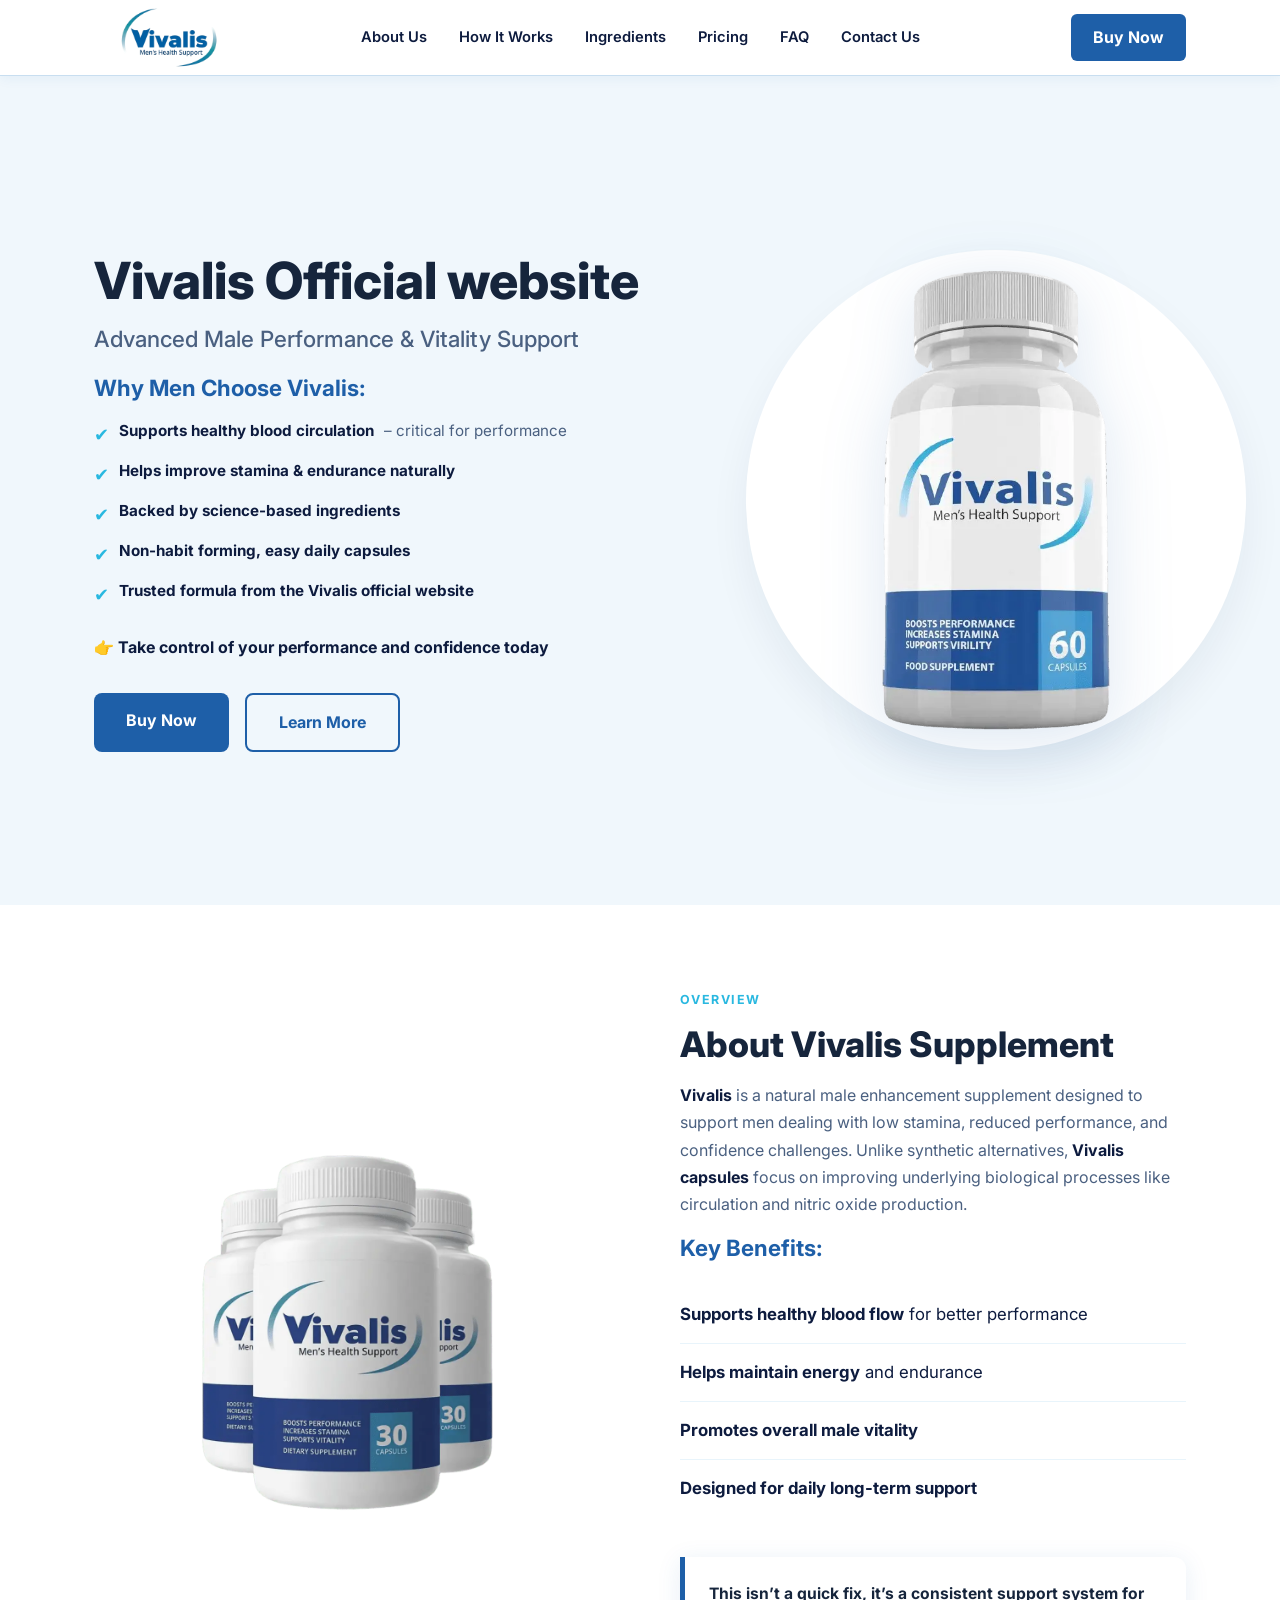
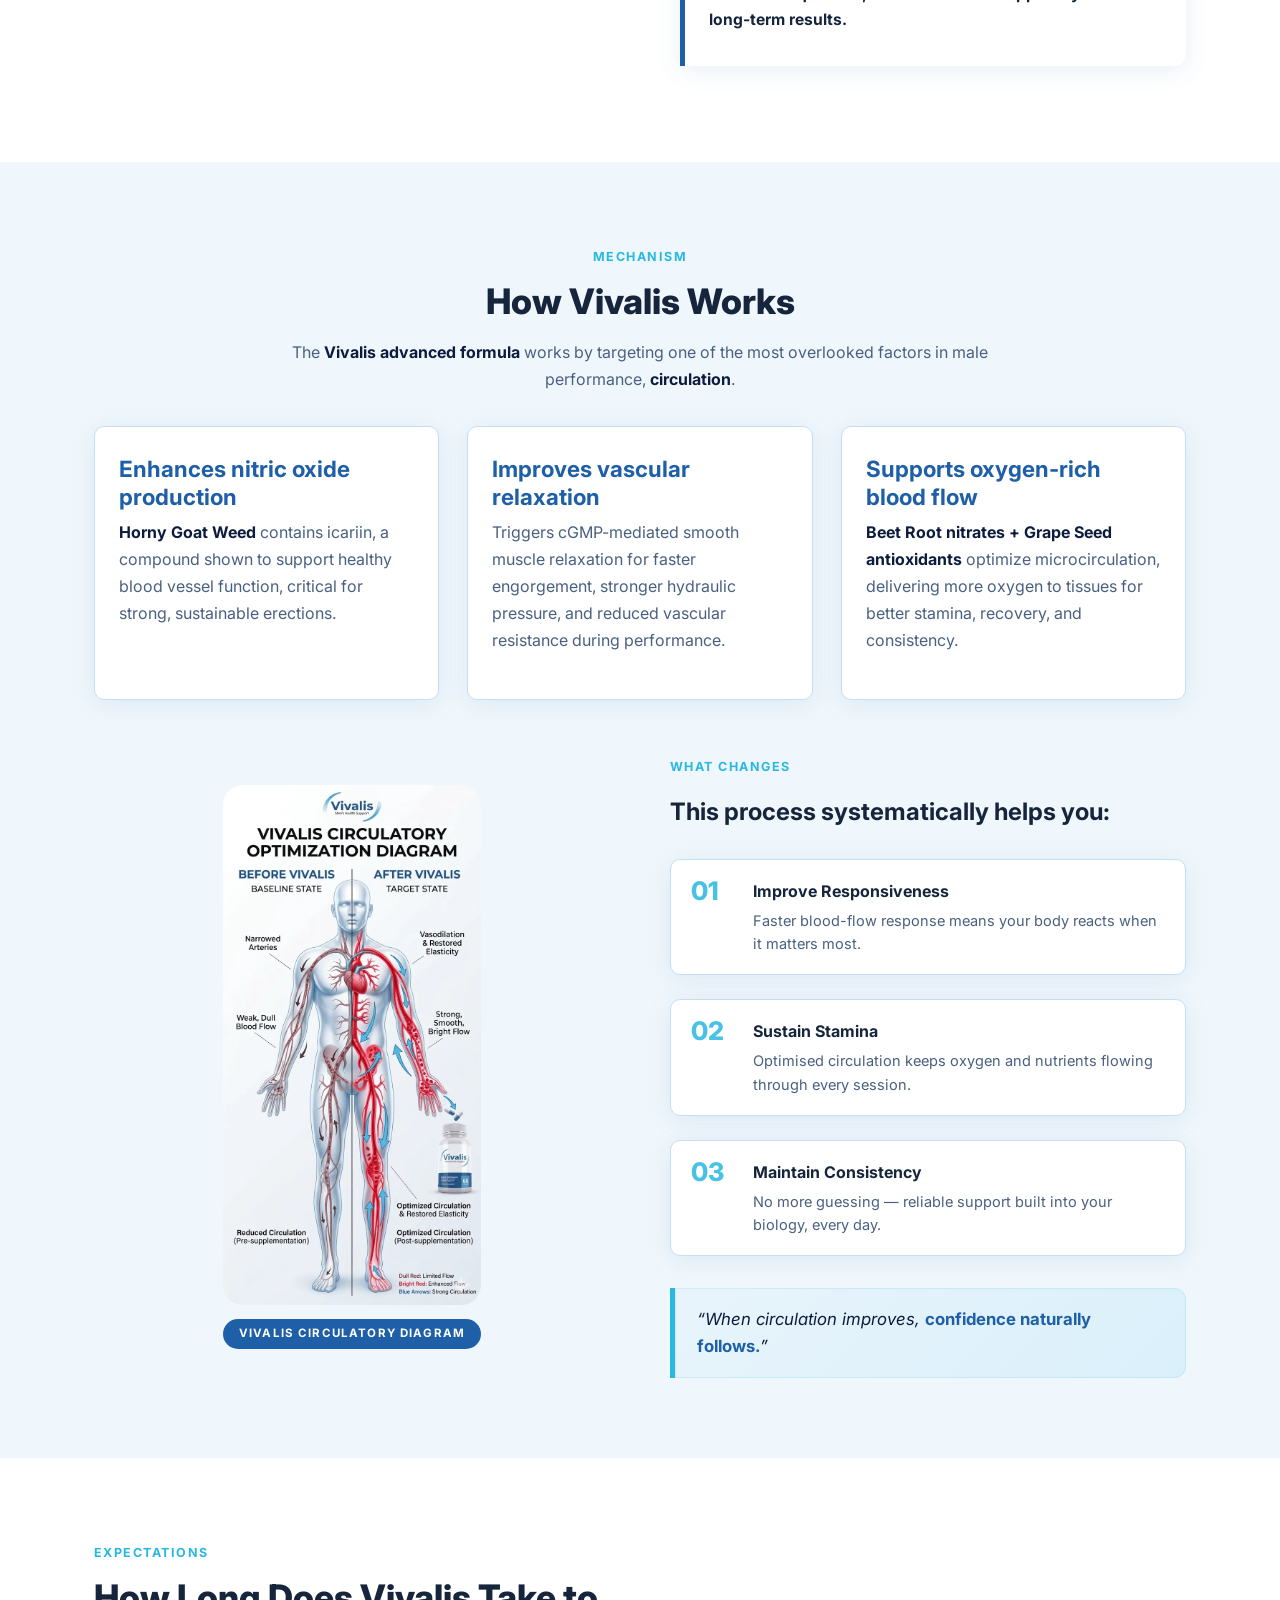
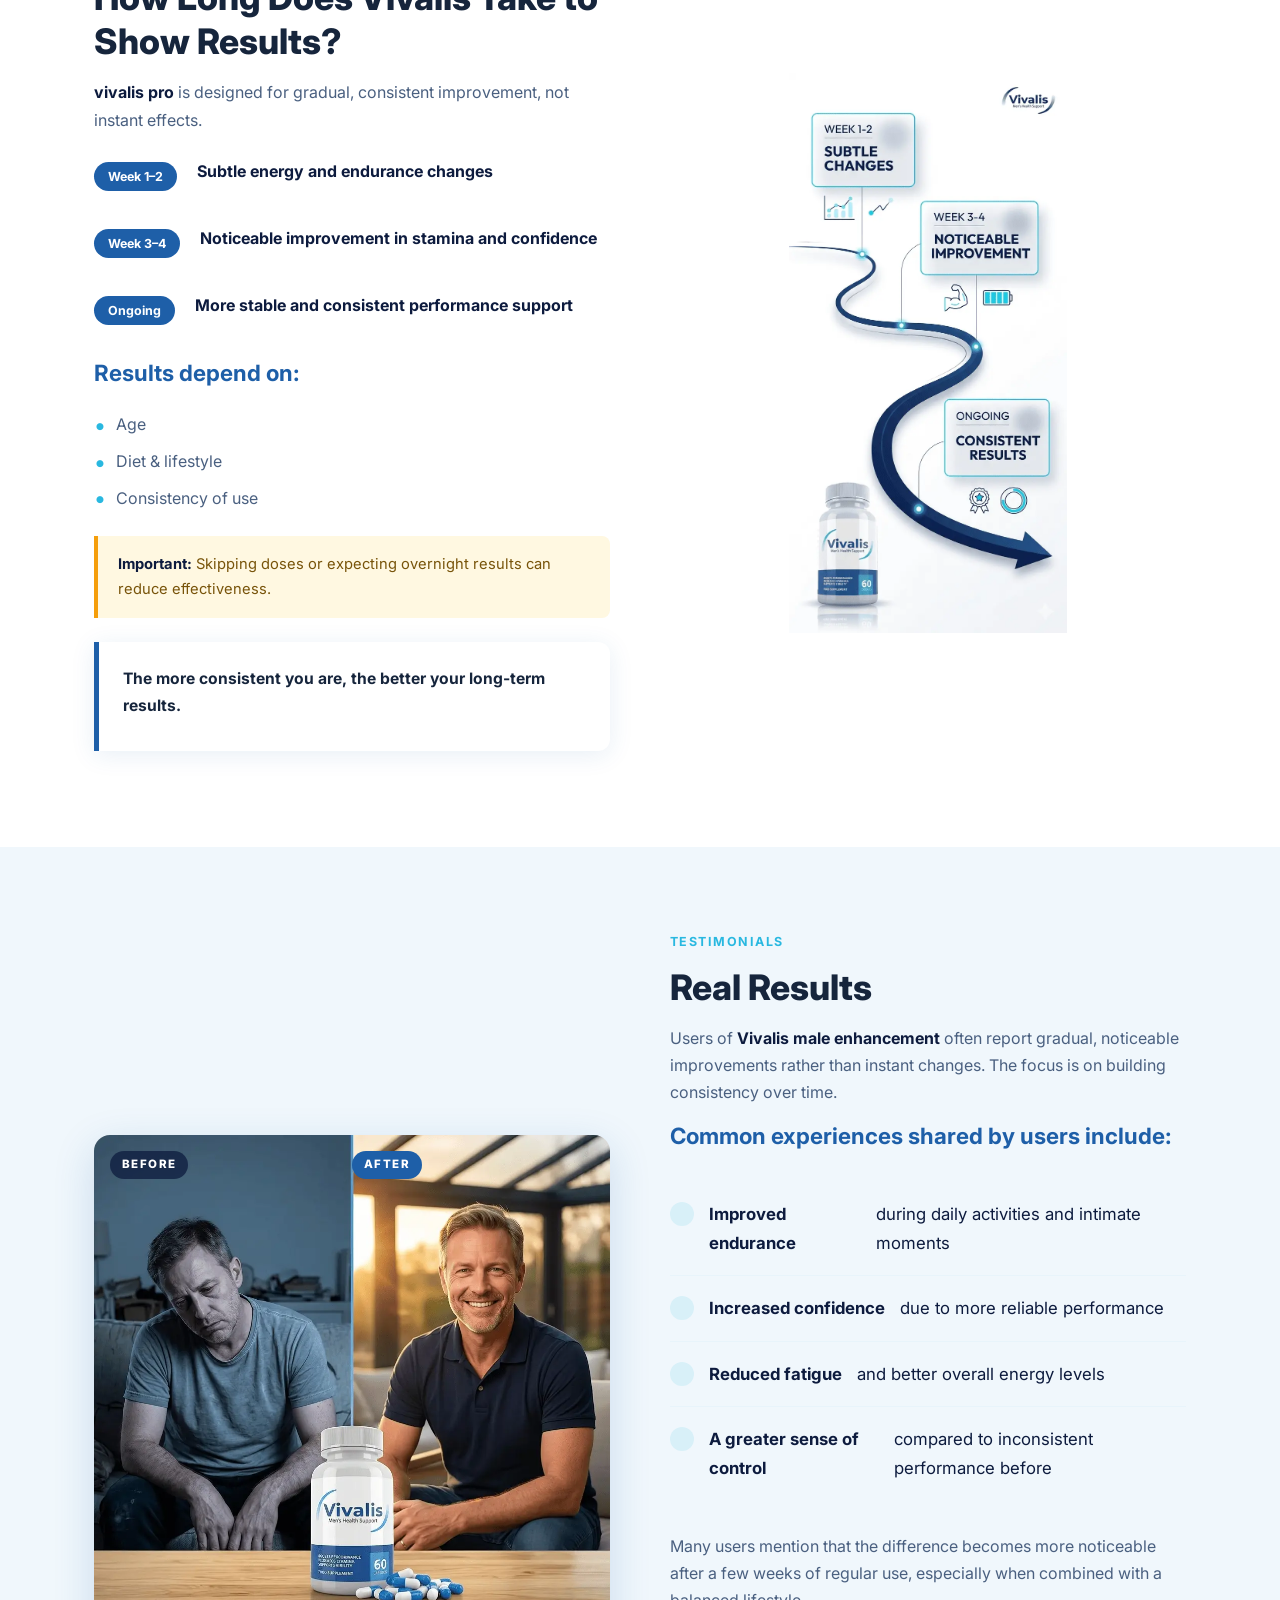
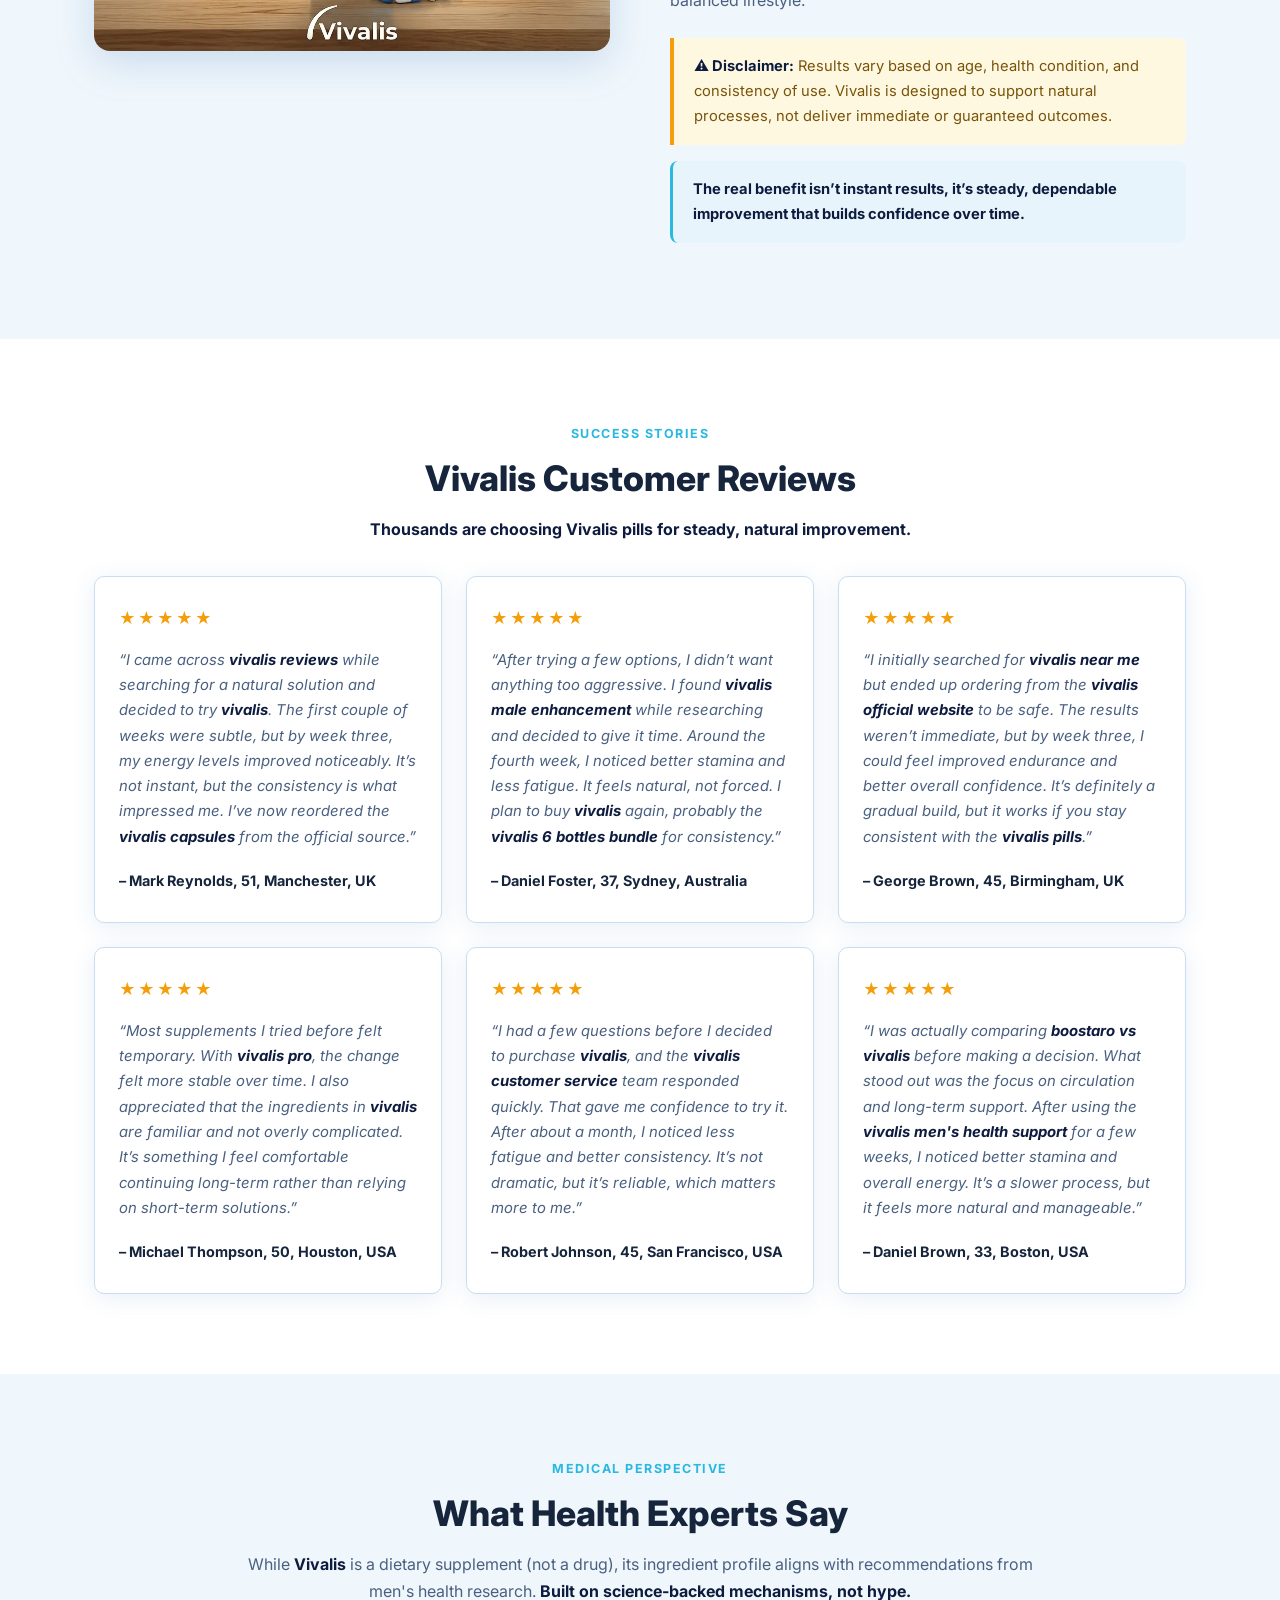
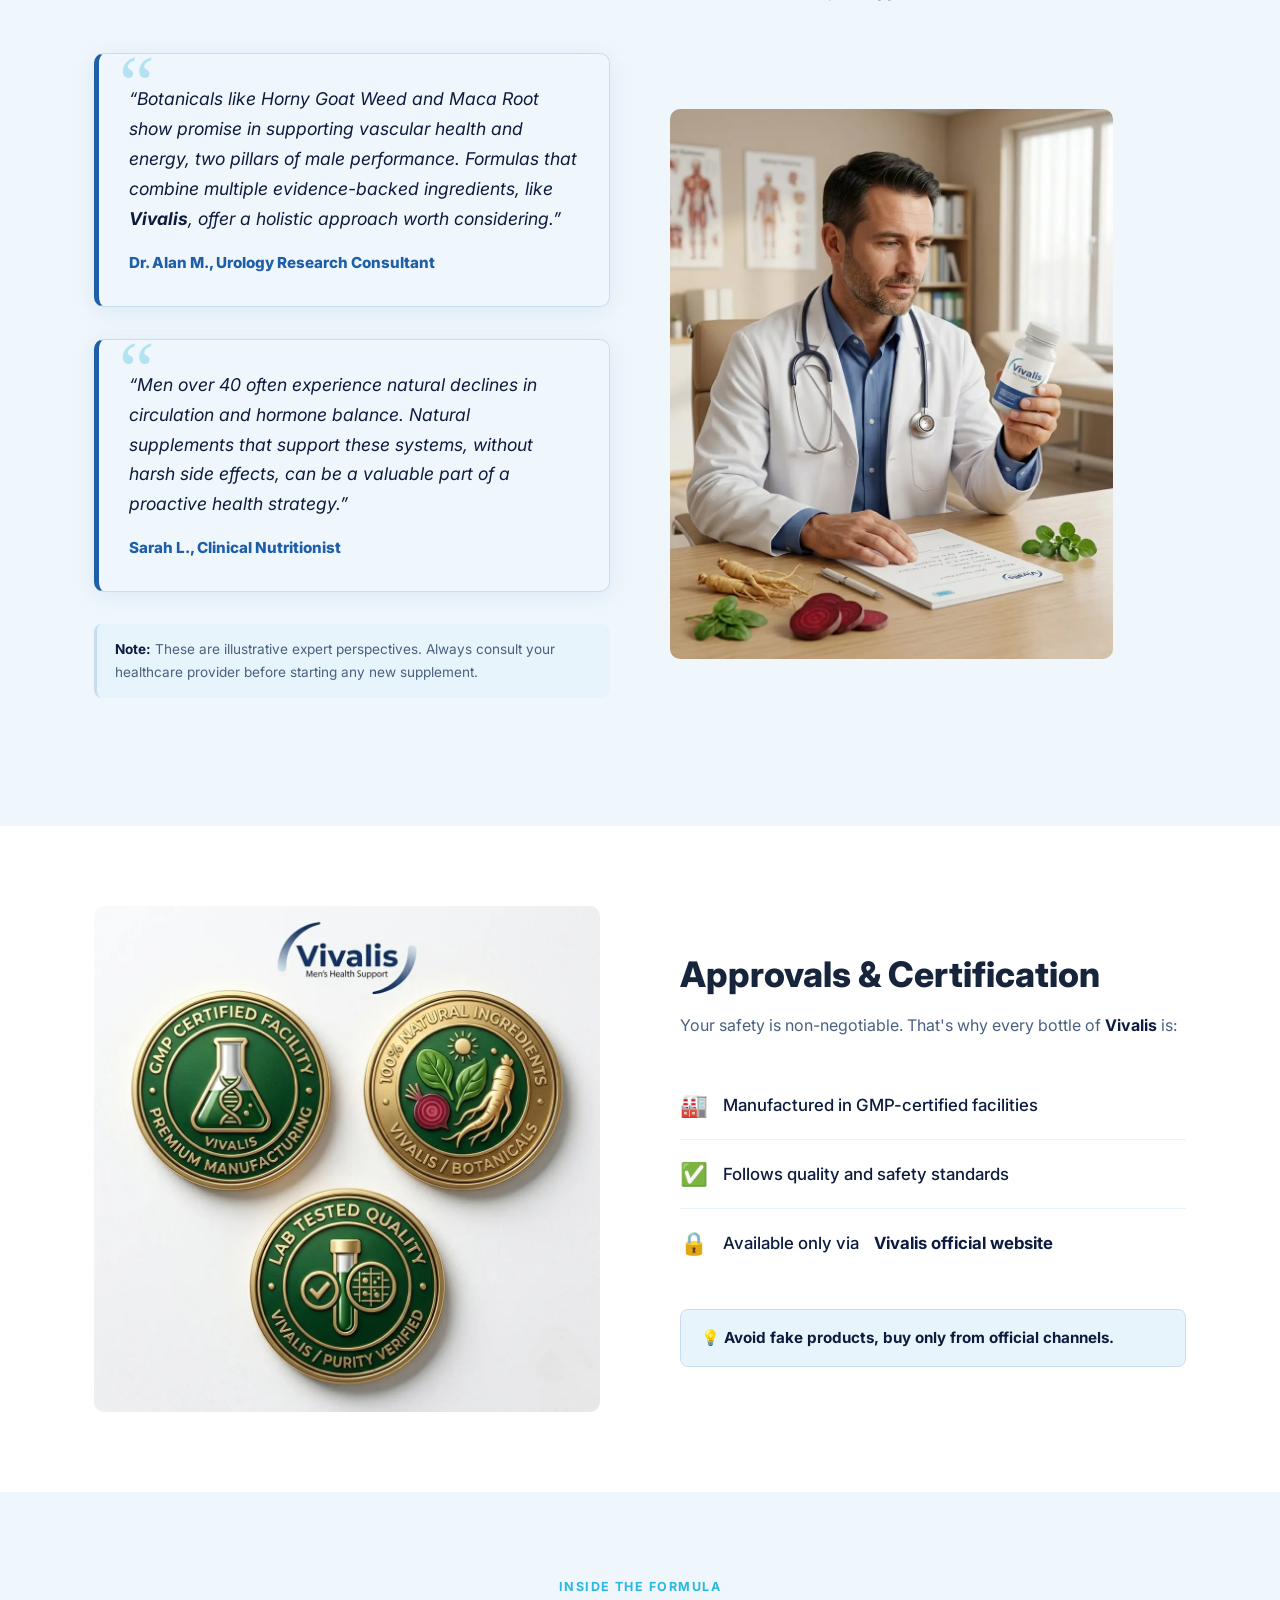
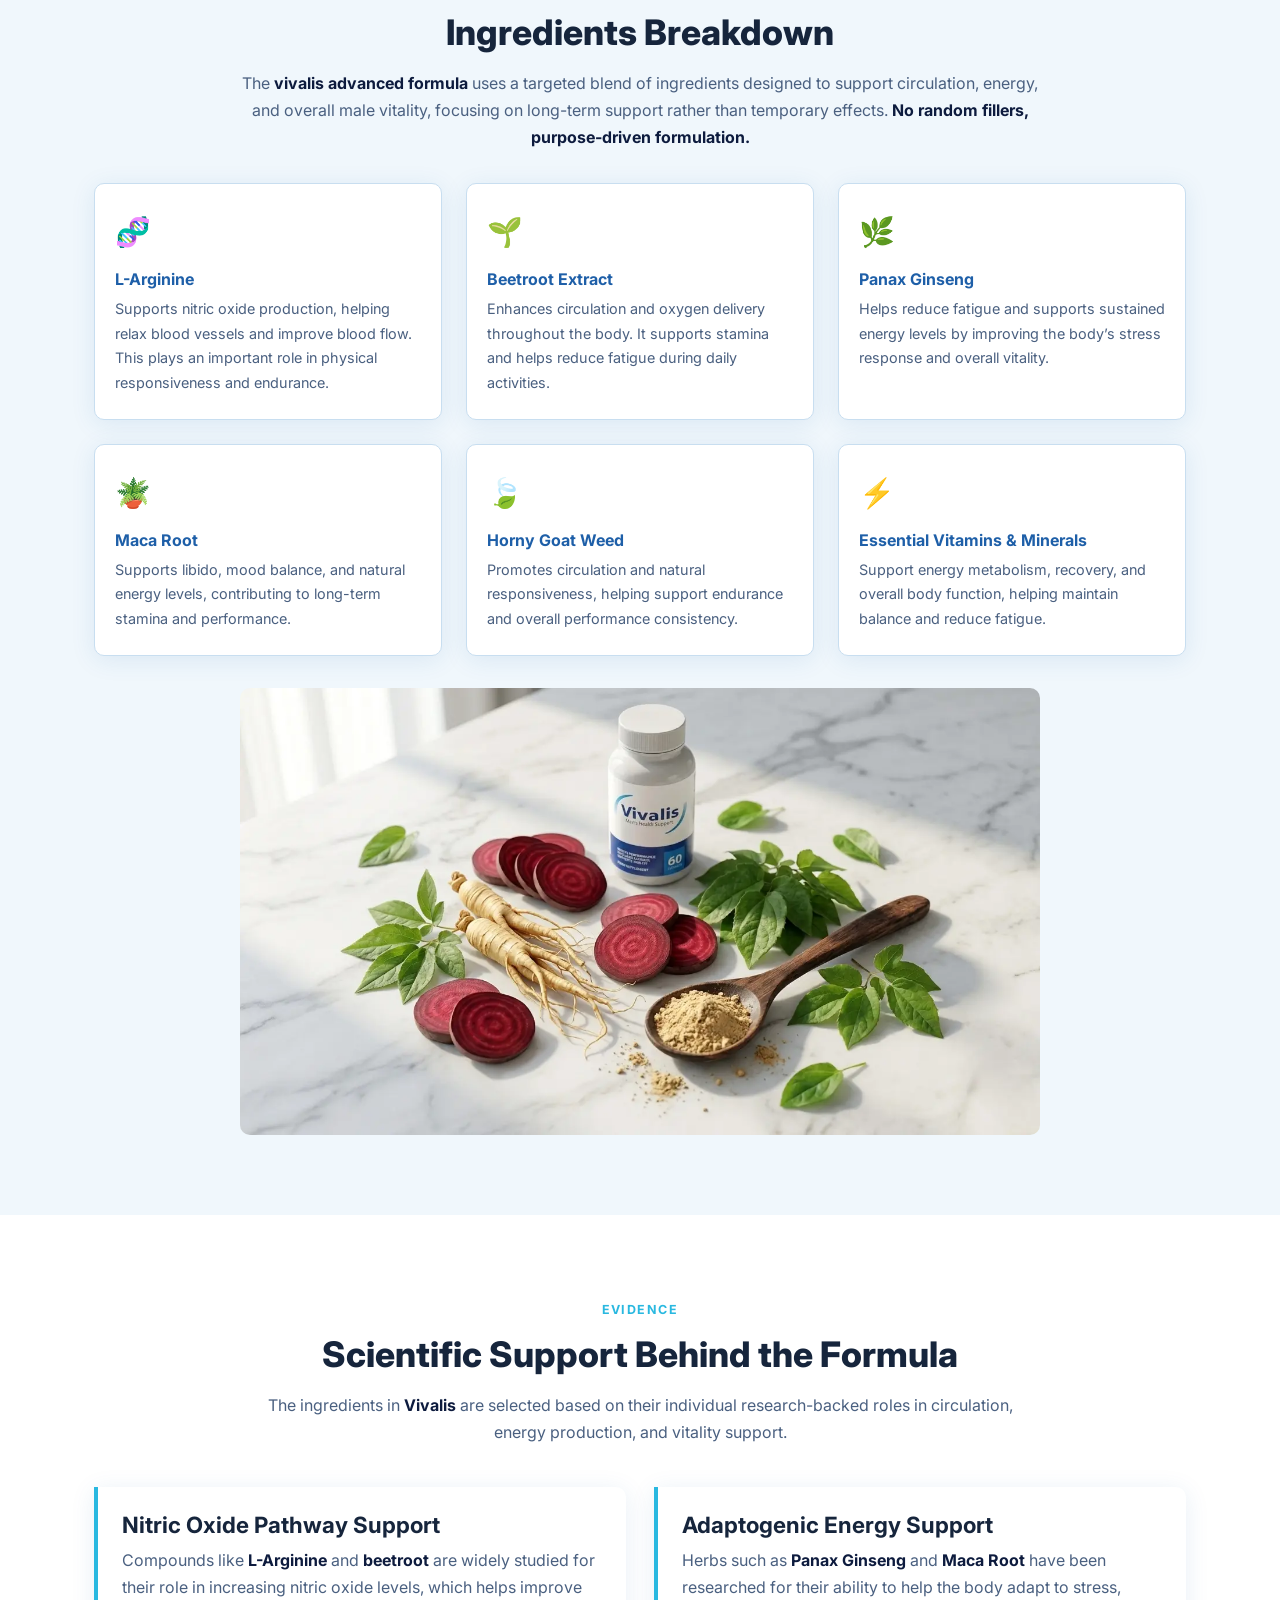
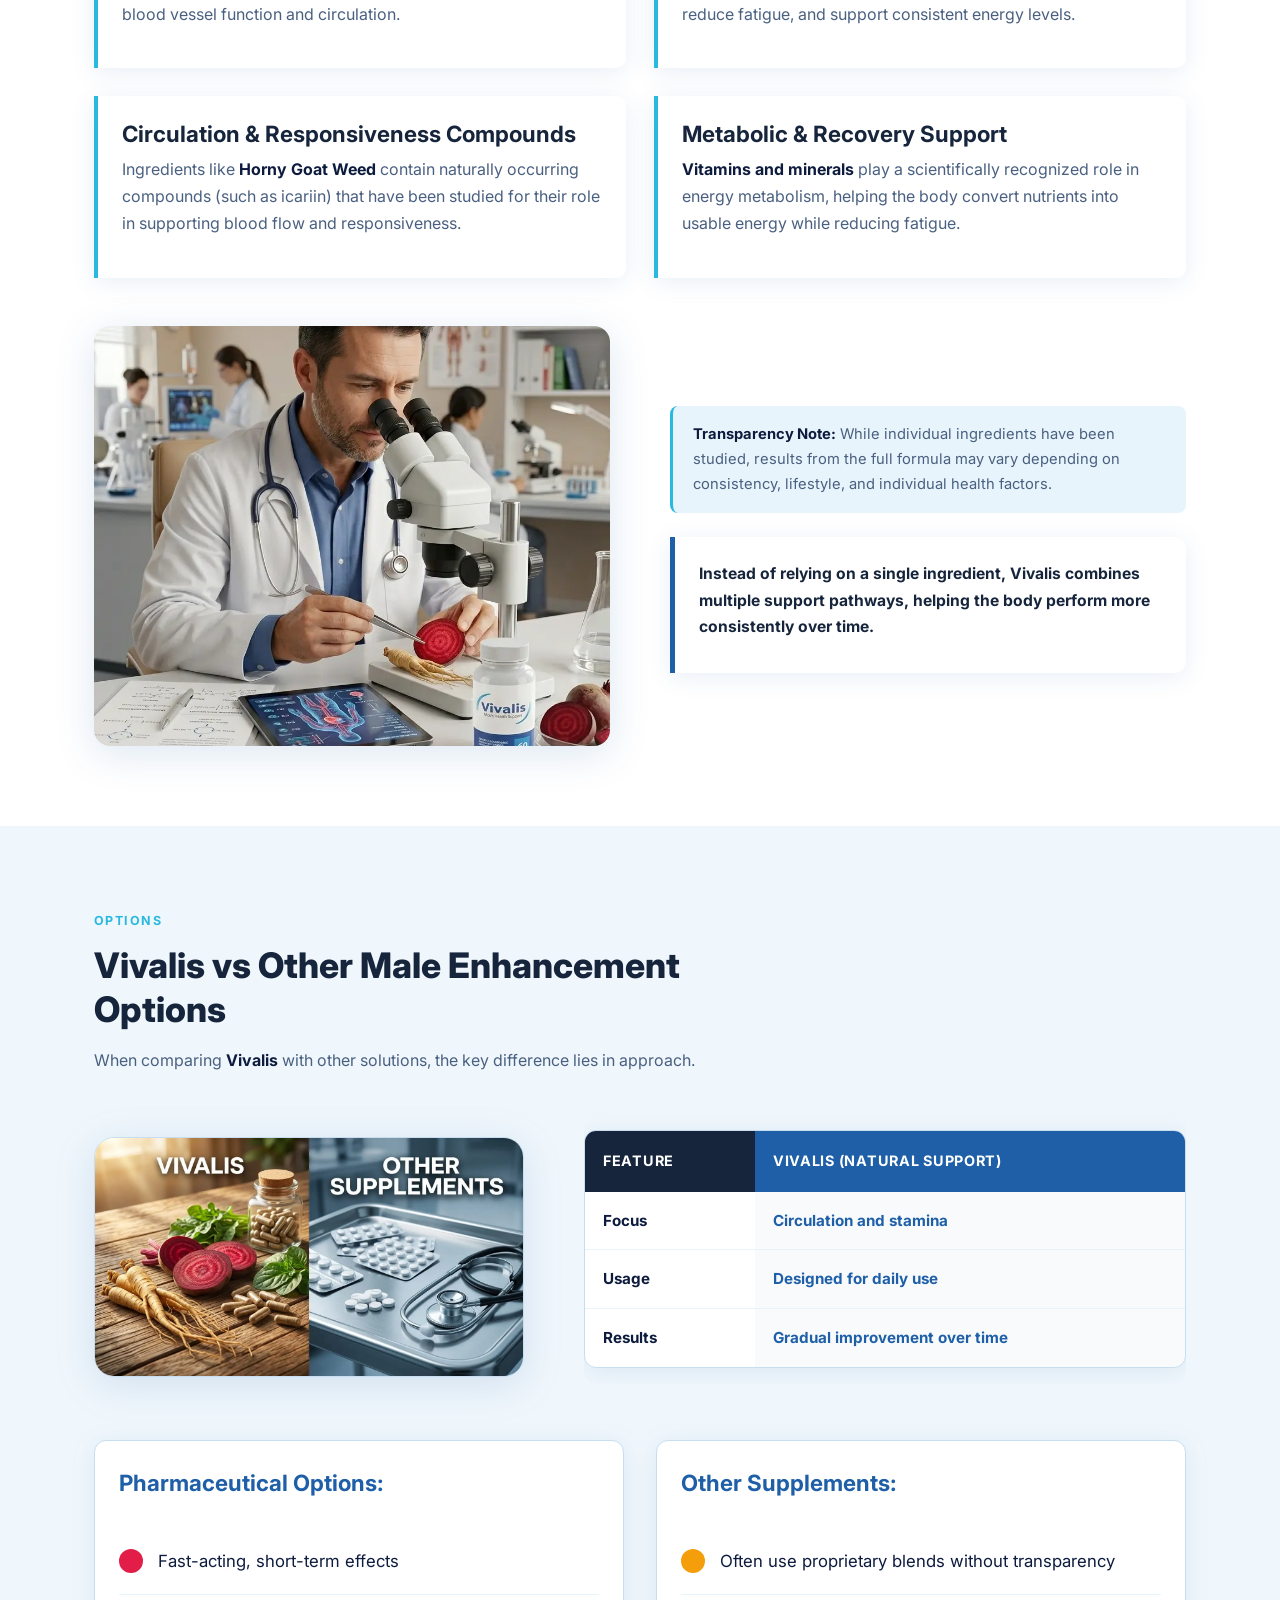
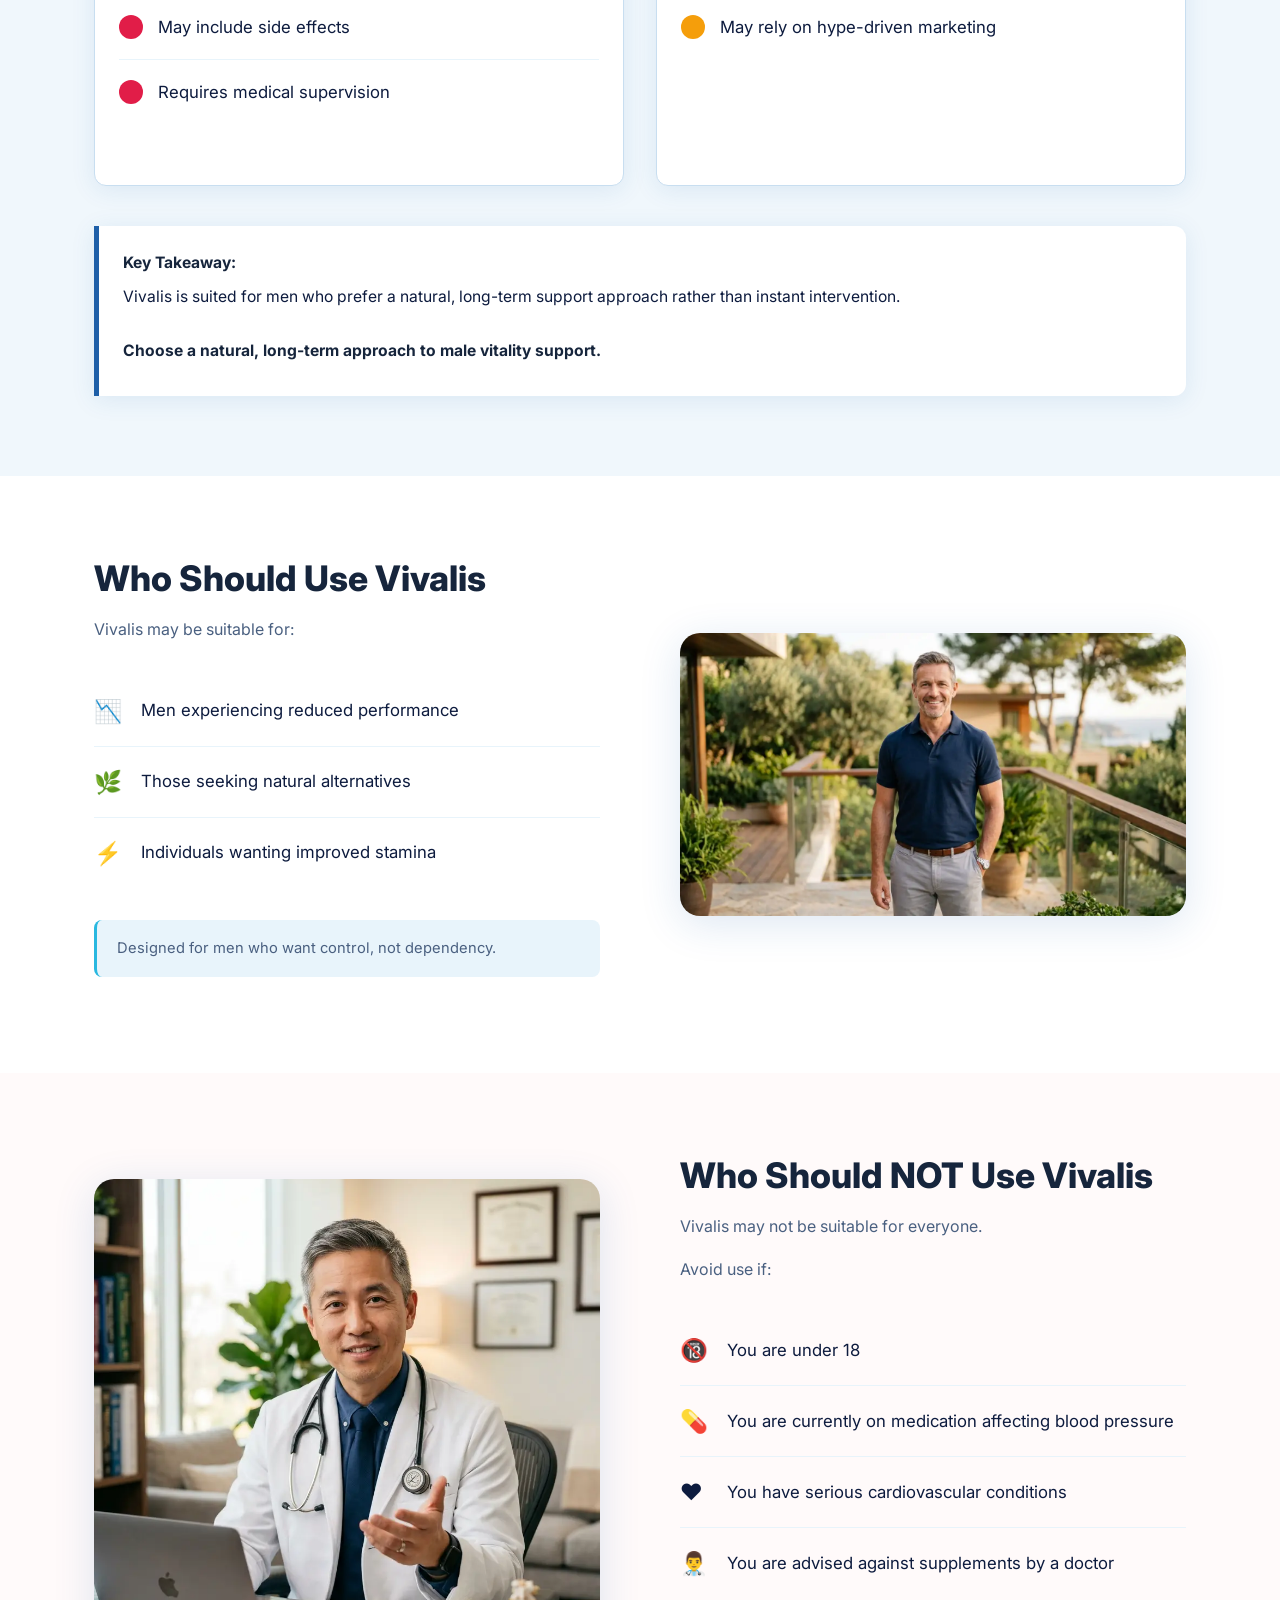
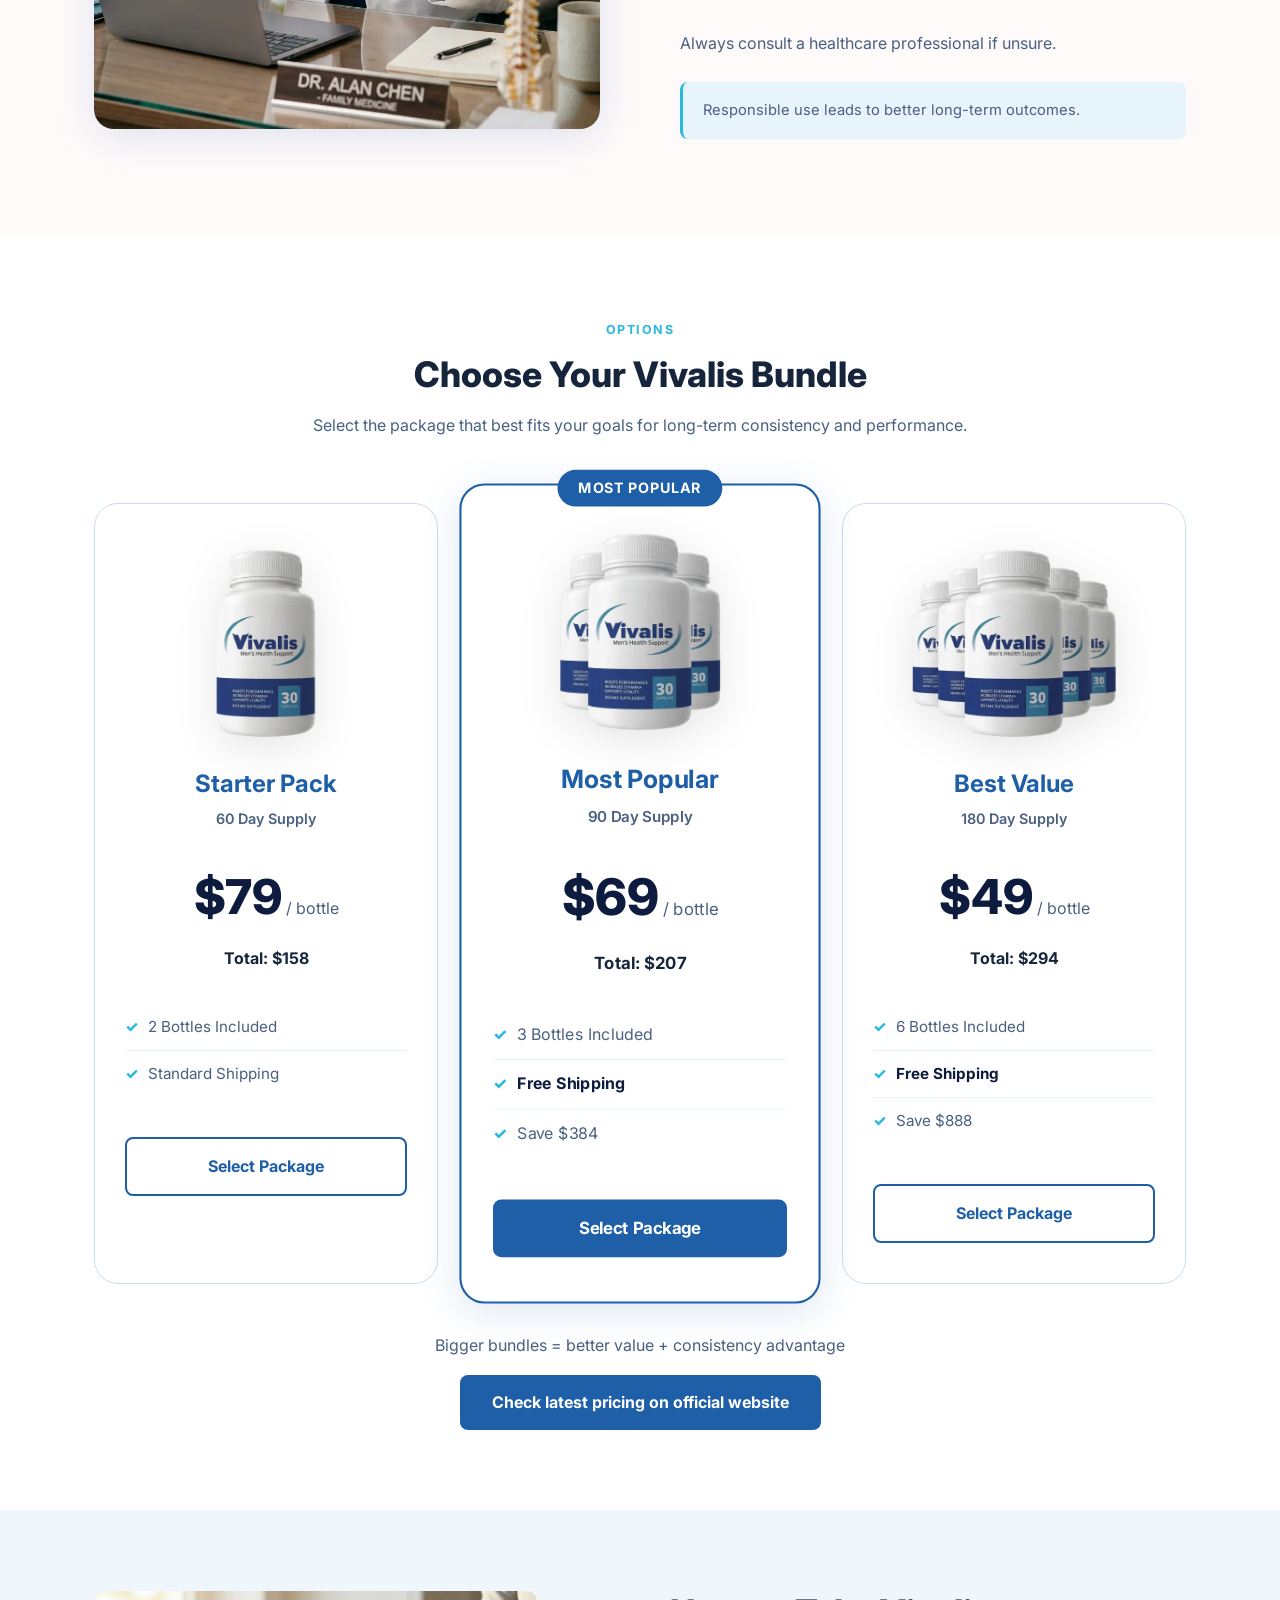
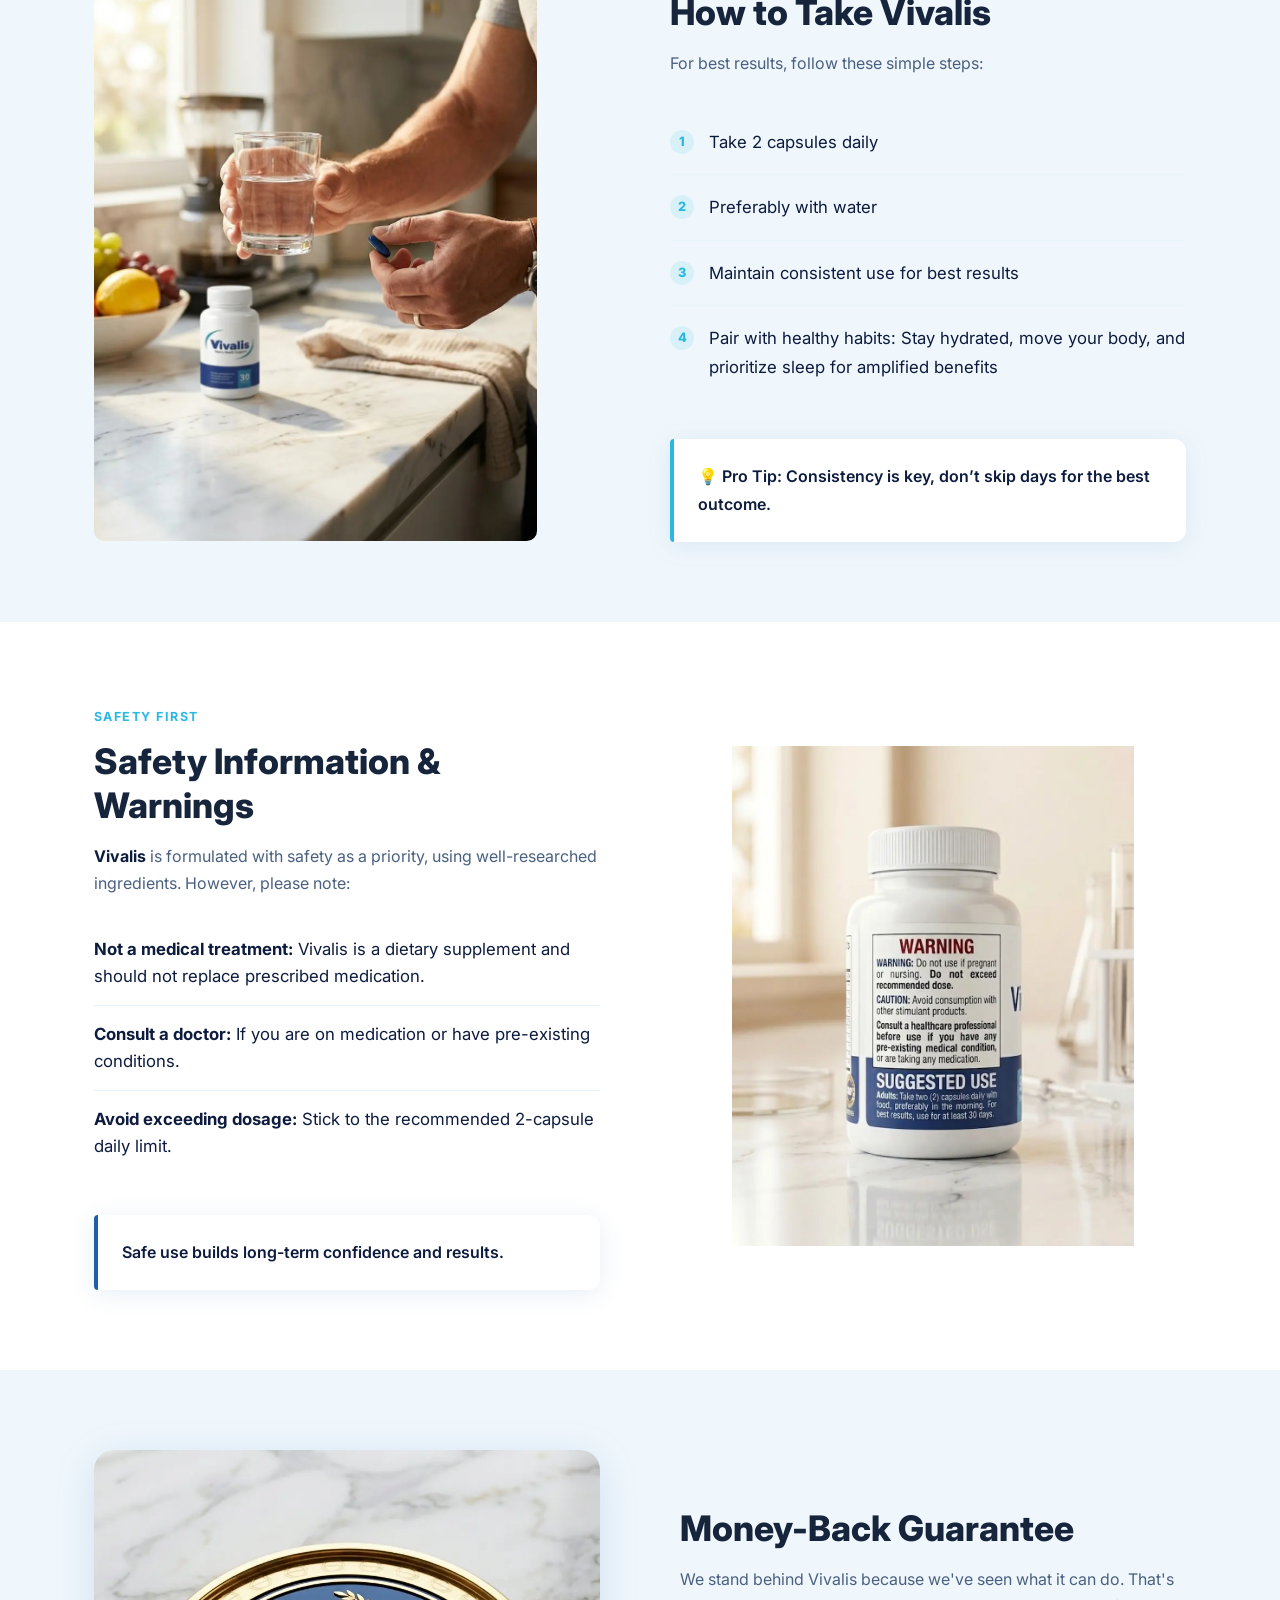
<file: public_html/index.html>
<!DOCTYPE html>
<html lang="en">

<head>
    <meta charset="UTF-8">
    <meta name="viewport" content="width=device-width, initial-scale=1.0">
    <meta name="title" content="Vivalis Official Website - Advanced Male Performance & Vitality Support">
    <meta name="description"
        content="Vivalis is a natural male enhancement supplement designed to support men dealing with low stamina, reduced performance, and confidence challenges.">
    <title>Vivalis Official Website - Advanced Male Performance & Vitality Support</title>

    <!-- Open Graph Meta Tags -->
    <meta property="og:title" content="Vivalis Official Website - Advanced Male Performance & Vitality Support">
    <meta property="og:description"
        content="Vivalis is a natural male enhancement supplement designed to support men dealing with low stamina, reduced performance, and confidence challenges.">
    <meta property="og:url" content="https://www.vivalisofficial.com/">
    <meta property="og:image" content="https://www.vivalisofficial.com/Images/hero-section-bottle.webp">
    <meta property="og:type" content="website">

    <!-- Twitter Card Meta Tags -->
    <meta name="twitter:card" content="summary_large_image">
    <meta name="twitter:title" content="Vivalis Official Website - Advanced Male Performance & Vitality Support">
    <meta name="twitter:description"
        content="Vivalis is a natural male enhancement supplement designed to support men dealing with low stamina, reduced performance, and confidence challenges.">
    <meta name="twitter:image" content="https://www.vivalisofficial.com/Images/hero-section-bottle.webp">

    <link rel="canonical" href="https://www.vivalisofficial.com/">
    <link rel="icon" type="image/x-icon" href="favicon.ico?v=2">
    <link rel="shortcut icon" href="favicon.ico?v=2">
    <link rel="stylesheet" href="css/style.css">

    <!-- Google tag (gtag.js) -->
    <script async src="https://www.googletagmanager.com/gtag/js?id=G-XXXXXXXXXX"></script>
    <script>
        window.dataLayer = window.dataLayer || [];
        function gtag() { dataLayer.push(arguments); }
        gtag('js', new Date());

        gtag('config', 'G-XXXXXXXXXX');
    </script>

    <!-- ================== STRUCTURED DATA (SCHEMA) ================== -->
    <script type="application/ld+json">
  {
    "@context": "https://schema.org",
    "@graph": [
      {
        "@type": "Product",
        "name": "Vivalis",
        "description": "Vivalis is a natural male enhancement supplement designed to support men dealing with low stamina, reduced performance, and confidence challenges.",
        "image": "https://www.vivalisofficial.com/Images/hero-section-bottle.webp",
        "brand": {
          "@type": "Brand",
          "name": "Vivalis Labs"
        },
        "offers": {
          "@type": "AggregateOffer",
          "url": "https://www.vivalisofficial.com/",
          "priceCurrency": "USD",
          "lowPrice": "49.00",
          "highPrice": "79.00",
          "offerCount": "3"
        },
        "aggregateRating": {
          "@type": "AggregateRating",
          "ratingValue": "5.0",
          "reviewCount": "6"
        },
        "review": [
          {
            "@type": "Review",
            "author": { "@type": "Person", "name": "Mark Reynolds" },
            "datePublished": "2026-04-15",
            "reviewRating": { "@type": "Rating", "ratingValue": "5" },
            "reviewBody": "The first couple of weeks were subtle, but by week three, my energy levels improved noticeably. It’s not instant, but the consistency is what impressed me."
          },
          {
            "@type": "Review",
            "author": { "@type": "Person", "name": "Daniel Foster" },
            "datePublished": "2026-04-20",
            "reviewRating": { "@type": "Rating", "ratingValue": "5" },
            "reviewBody": "Around the fourth week, I noticed better stamina and less fatigue. It feels natural, not forced."
          },
          {
            "@type": "Review",
            "author": { "@type": "Person", "name": "George Brown" },
            "datePublished": "2026-03-10",
            "reviewRating": { "@type": "Rating", "ratingValue": "5" },
            "reviewBody": "The results weren’t immediate, but by week three, I could feel improved endurance and better overall confidence."
          },
          {
            "@type": "Review",
            "author": { "@type": "Person", "name": "Michael Thompson" },
            "datePublished": "2026-02-28",
            "reviewRating": { "@type": "Rating", "ratingValue": "5" },
            "reviewBody": "With vivalis pro, the change felt more stable over time. I also appreciated that the ingredients are familiar and not overly complicated."
          },
          {
            "@type": "Review",
            "author": { "@type": "Person", "name": "Robert Johnson" },
            "datePublished": "2026-03-25",
            "reviewRating": { "@type": "Rating", "ratingValue": "5" },
            "reviewBody": "After about a month, I noticed less fatigue and better consistency. It’s not dramatic, but it’s reliable, which matters more to me."
          },
          {
            "@type": "Review",
            "author": { "@type": "Person", "name": "Daniel Brown" },
            "datePublished": "2026-04-05",
            "reviewRating": { "@type": "Rating", "ratingValue": "5" },
            "reviewBody": "After using the vivalis men's health support for a few weeks, I noticed better stamina and overall energy."
          }
        ]
      },
      {
        "@type": "FAQPage",
        "mainEntity": [
          {
            "@type": "Question",
            "name": "What is Vivalis?",
            "acceptedAnswer": {
              "@type": "Answer",
              "text": "Vivalis is a natural men’s health supplement designed to support blood flow, stamina, and performance using scientifically backed ingredients. It focuses on long-term vitality rather than quick fixes."
            }
          },
          {
            "@type": "Question",
            "name": "Does Vivalis really work?",
            "acceptedAnswer": {
              "@type": "Answer",
              "text": "Results vary, but many users report improved stamina and confidence with consistent use of Vivalis capsules, especially when taken daily for several weeks."
            }
          },
          {
            "@type": "Question",
            "name": "Where to buy Vivalis?",
            "acceptedAnswer": {
              "@type": "Answer",
              "text": "Only purchase from the Vivalis official website to avoid counterfeit products and ensure product authenticity, proper storage, and refund eligibility."
            }
          },
          {
            "@type": "Question",
            "name": "Is Vivalis good for ED?",
            "acceptedAnswer": {
              "@type": "Answer",
              "text": "Vivalis for ED support works by improving blood circulation and nitric oxide levels, which are essential for performance. It is not a medical treatment but may support men experiencing mild performance challenges."
            }
          },
          {
            "@type": "Question",
            "name": "Is Vivalis legit?",
            "acceptedAnswer": {
              "@type": "Answer",
              "text": "Yes, Vivalis men's health supplement is formulated with known ingredients used in male support formulas and is manufactured under quality-controlled conditions. Always buy from the official source to ensure legitimacy."
            }
          },
          {
            "@type": "Question",
            "name": "Is Vivalis FDA approved?",
            "acceptedAnswer": {
              "@type": "Answer",
              "text": "Vivalis is not FDA-approved, as dietary supplements are not approved by the FDA. However, it is typically manufactured in FDA-registered and GMP-certified facilities, which follow safety standards."
            }
          },
          {
            "@type": "Question",
            "name": "Is Vivalis safe to use?",
            "acceptedAnswer": {
              "@type": "Answer",
              "text": "For most healthy adults, Vivalis pills are generally well-tolerated when taken as directed. If you have medical conditions or take medication, consult a healthcare professional first."
            }
          },
          {
            "@type": "Question",
            "name": "How does Vivalis work?",
            "acceptedAnswer": {
              "@type": "Answer",
              "text": "The Vivalis advanced formula works by boosting nitric oxide production, improving blood flow, and supporting vascular function, which are key factors in stamina and performance."
            }
          },
          {
            "@type": "Question",
            "name": "How long does it take for Vivalis to work?",
            "acceptedAnswer": {
              "@type": "Answer",
              "text": "Most users report noticeable benefits within 2–4 weeks, though results vary depending on consistency, lifestyle, and individual health factors."
            }
          },
          {
            "@type": "Question",
            "name": "How do you take Vivalis pills?",
            "acceptedAnswer": {
              "@type": "Answer",
              "text": "Take 2 capsules daily with water, preferably at the same time each day to maintain consistent levels in your system."
            }
          },
          {
            "@type": "Question",
            "name": "What are the ingredients in Vivalis?",
            "acceptedAnswer": {
              "@type": "Answer",
              "text": "Vivalis ingredients typically include amino acids like L-Arginine and herbal extracts that support circulation, endurance, and male vitality."
            }
          },
          {
            "@type": "Question",
            "name": "How much does Vivalis cost?",
            "acceptedAnswer": {
              "@type": "Answer",
              "text": "Pricing varies depending on bundles. Vivalis 6 bottles usually offer the best value per bottle compared to single purchases."
            }
          }
        ]
      }
    ]
  }
  </script>
</head>

<body>

    <header id="site-header">
        <div class="container nav-inner">
            <a href="index.html" class="nav-logo">
                <img src="Images/vivalis-official-logo.webp" alt="Vivalis Official Logo">
            </a>
            <nav class="nav-links">
                <a href="about-us.html">About Us</a>
                <a href="#how-it-works">How It Works</a>
                <a href="#ingredients">Ingredients</a>
                <a href="#pricing">Pricing</a>
                <a href="#faq">FAQ</a>
                <a href="contact-us.html">Contact Us</a>
                <a href="https://secureofficialsite.store/buy-vivalis" class="nav-cta nav-cta-mobile">Buy Now</a>
            </nav>
            <div class="nav-actions">
                <a href="https://secureofficialsite.store/buy-vivalis" class="nav-cta nav-cta-desktop">Buy Now</a>
                <button class="nav-toggle" aria-label="Toggle Navigation">
                    <span></span>
                    <span></span>
                    <span></span>
                </button>
            </div>
        </div>
    </header>

    <section id="hero">
        <div class="container hero-inner">
            <div class="hero-content">
                <h1>Vivalis Official website</h1>
                <p class="hero-subtitle">Advanced Male Performance & Vitality Support</p>

                <h3>Why Men Choose Vivalis:</h3>
                <ul class="hero-checklist">
                    <li><span class="check">✔</span> <strong>Supports healthy blood circulation</strong> – critical for
                        performance</li>
                    <li><span class="check">✔</span> <strong>Helps improve stamina & endurance naturally</strong></li>
                    <li><span class="check">✔</span> <strong>Backed by science-based ingredients</strong></li>
                    <li><span class="check">✔</span> <strong>Non-habit forming, easy daily capsules</strong></li>
                    <li><span class="check">✔</span> <strong>Trusted formula from the Vivalis official website</strong>
                    </li>
                </ul>

                <p>👉 <strong>Take control of your performance and confidence today</strong></p>

                <div class="hero-btns">
                    <a href="https://secureofficialsite.store/buy-vivalis" class="btn btn-primary">Buy Now</a>
                    <a href="#how-it-works" class="btn btn-outline">Learn More</a>
                </div>
            </div>
            <div class="hero-img-wrap">
                <img src="Images/hero-section-bottle.webp" alt="Vivalis Official Supplement Bottle" id="hero-img">
            </div>
        </div>
    </section>

    <section id="about">
        <div class="container about-inner">
            <div class="about-img">
                <!-- Optional image slot for about -->
                <img src="Images/vivalis capsules bottle packaging.webp" alt="vivalis capsules bottle packaging">
            </div>
            <div class="about-content">
                <span class="section-label">Overview</span>
                <h2>About Vivalis Supplement</h2>
                <p><strong>Vivalis</strong> is a natural male enhancement supplement designed to support men dealing
                    with low stamina, reduced performance, and confidence challenges. Unlike synthetic alternatives,
                    <strong>Vivalis capsules</strong> focus on improving underlying biological processes like
                    circulation and nitric oxide production.
                </p>

                <h3>Key Benefits:</h3>
                <ul class="benefit-list">
                    <li><strong>Supports healthy blood flow</strong> for better performance</li>
                    <li><strong>Helps maintain energy</strong> and endurance</li>
                    <li><strong>Promotes overall male vitality</strong></li>
                    <li><strong>Designed for daily long-term support</strong></li>
                </ul>

                <p class="compare-takeaway"><strong>This isn’t a quick fix, it’s a consistent support system for
                        long-term results.</strong></p>
            </div>
        </div>
    </section>

    <section id="how-it-works">
        <div class="container">
            <div style="text-align: center; max-width: 800px; margin: 0 auto;">
                <span class="section-label">Mechanism</span>
                <h2>How Vivalis Works</h2>
                <p>The <strong>Vivalis advanced formula</strong> works by targeting one of the most overlooked factors
                    in male performance, <strong>circulation</strong>.</p>
            </div>

            <div class="mechanism-grid">
                <div class="mechanism-card">
                    <h3>Enhances nitric oxide production</h3>
                    <p><strong>Horny Goat Weed</strong> contains icariin, a compound shown to support healthy blood
                        vessel function, critical for strong, sustainable erections.</p>
                </div>
                <div class="mechanism-card">
                    <h3>Improves vascular relaxation</h3>
                    <p>Triggers cGMP-mediated smooth muscle relaxation for faster engorgement, stronger hydraulic
                        pressure, and reduced vascular resistance during performance.</p>
                </div>
                <div class="mechanism-card">
                    <h3>Supports oxygen-rich blood flow</h3>
                    <p><strong>Beet Root nitrates + Grape Seed antioxidants</strong> optimize microcirculation,
                        delivering more oxygen to tissues for better stamina, recovery, and consistency.</p>
                </div>
            </div>

            <div class="hiw-split">
                <!-- LEFT: diagram image with glowing backdrop -->
                <div class="hiw-img-col">
                    <div class="hiw-img-glow">
                        <img src="Images/diagram showing blood flow improvement from vivalis pills.webp"
                            alt="diagram showing blood flow improvement from vivalis pills" class="hiw-diagram">
                    </div>
                    <div class="hiw-img-badge">Vivalis Circulatory Diagram</div>
                </div>

                <!-- RIGHT: rich content column -->
                <div class="hiw-content-col">
                    <span class="section-label">What Changes</span>
                    <h3 class="hiw-heading">This process systematically helps you:</h3>

                    <div class="hiw-steps">
                        <div class="hiw-step">
                            <div class="hiw-step-num">01</div>
                            <div>
                                <strong>Improve Responsiveness</strong>
                                <p>Faster blood-flow response means your body reacts when it matters most.</p>
                            </div>
                        </div>
                        <div class="hiw-step">
                            <div class="hiw-step-num">02</div>
                            <div>
                                <strong>Sustain Stamina</strong>
                                <p>Optimised circulation keeps oxygen and nutrients flowing through every session.</p>
                            </div>
                        </div>
                        <div class="hiw-step">
                            <div class="hiw-step-num">03</div>
                            <div>
                                <strong>Maintain Consistency</strong>
                                <p>No more guessing — reliable support built into your biology, every day.</p>
                            </div>
                        </div>
                    </div>

                    <blockquote class="hiw-quote">
                        &ldquo;When circulation improves,&nbsp;<em>confidence naturally follows.</em>&rdquo;
                    </blockquote>
                </div>
            </div>
        </div>
    </section>

    <section id="timeline">
        <div class="container">
            <div class="timeline-wrap">
                <div class="timeline-left">
                    <span class="section-label">Expectations</span>
                    <h2>How Long Does Vivalis Take to Show Results?</h2>
                    <p><strong>vivalis pro</strong> is designed for gradual, consistent improvement, not instant
                        effects.
                    </p>

                    <div class="timeline-steps">
                        <div class="timeline-step">
                            <div class="step-badge">Week 1–2</div>
                            <p><strong>Subtle energy and endurance changes</strong></p>
                        </div>
                        <div class="timeline-step">
                            <div class="step-badge">Week 3–4</div>
                            <p><strong>Noticeable improvement in stamina and confidence</strong></p>
                        </div>
                        <div class="timeline-step">
                            <div class="step-badge">Ongoing</div>
                            <p><strong>More stable and consistent performance support</strong></p>
                        </div>
                    </div>

                    <h3 style="margin-top: 1.5rem;">Results depend on:</h3>
                    <ul class="factors-list">
                        <li>Age</li>
                        <li>Diet &amp; lifestyle</li>
                        <li>Consistency of use</li>
                    </ul>

                    <div class="disclaimer-box" style="margin-top: 1.5rem;">
                        <strong>Important:</strong> Skipping doses or expecting overnight results can reduce
                        effectiveness.
                    </div>

                    <p class="compare-takeaway" style="margin-top: 1.5rem;"><strong>The more consistent you are, the
                            better
                            your long-term results.</strong></p>
                </div>

                <div class="timeline-right">
                    <img src="Images/Vivalis_gradual_results_timeline_2-4_weeks_consistent_use.webp"
                        alt="Vivalis gradual results timeline: 2-4 weeks consistent use" class="timeline-diagram">
                </div>
            </div>
        </div>
    </section>

    <section id="results">
        <div class="container results-grid">
            <div>
                <img src="Images/before after transformation male vitality improvement.webp"
                    alt="before after transformation male vitality improvement">
            </div>
            <div>
                <span class="section-label">Testimonials</span>
                <h2>Real Results</h2>
                <p>Users of <strong>Vivalis male enhancement</strong> often report gradual, noticeable improvements
                    rather than instant changes. The focus is on building consistency over time.</p>

                <h3>Common experiences shared by users include:</h3>
                <ul class="results-list">
                    <li>
                        <div class="dot"></div> <strong>Improved endurance</strong> during daily activities and intimate
                        moments
                    </li>
                    <li>
                        <div class="dot"></div> <strong>Increased confidence</strong> due to more reliable performance
                    </li>
                    <li>
                        <div class="dot"></div> <strong>Reduced fatigue</strong> and better overall energy levels
                    </li>
                    <li>
                        <div class="dot"></div> <strong>A greater sense of control</strong> compared to inconsistent
                        performance before
                    </li>
                </ul>

                <p>Many users mention that the difference becomes more noticeable after a few weeks of regular use,
                    especially when combined with a balanced lifestyle.</p>

                <div class="disclaimer-box">
                    <strong>⚠️ Disclaimer:</strong> Results vary based on age, health condition, and consistency of use.
                    Vivalis is designed to support natural processes, not deliver immediate or guaranteed outcomes.
                </div>

                <p class="transparency-note" style="margin-top: 1rem;"><strong>The real benefit isn’t instant results,
                        it’s steady, dependable improvement that builds confidence over time.</strong></p>
            </div>
        </div>
    </section>

    <section id="reviews">
        <div class="container">
            <div style="text-align: center;">
                <span class="section-label">Success Stories</span>
                <h2>Vivalis Customer Reviews</h2>
                <p><strong>Thousands are choosing Vivalis pills for steady, natural improvement.</strong></p>
            </div>

            <div class="reviews-grid">
                <div class="review-card">
                    <div class="review-stars">★★★★★</div>
                    <p class="review-text">“I came across <strong>vivalis reviews</strong> while searching for a natural
                        solution and decided to try <strong>vivalis</strong>. The first couple of weeks were subtle, but
                        by week three, my energy levels improved noticeably. It’s not instant, but the consistency is
                        what impressed me. I’ve now reordered the <strong>vivalis capsules</strong> from the official
                        source.”</p>
                    <div class="review-author">– Mark Reynolds, 51, Manchester, UK</div>
                </div>

                <div class="review-card">
                    <div class="review-stars">★★★★★</div>
                    <p class="review-text">“After trying a few options, I didn’t want anything too aggressive. I found
                        <strong>vivalis male enhancement</strong> while researching and decided to give it time. Around
                        the fourth week, I noticed better stamina and less fatigue. It feels natural, not forced. I plan
                        to buy <strong>vivalis</strong> again, probably the <strong>vivalis 6 bottles bundle</strong>
                        for consistency.”
                    </p>
                    <div class="review-author">– Daniel Foster, 37, Sydney, Australia</div>
                </div>

                <div class="review-card">
                    <div class="review-stars">★★★★★</div>
                    <p class="review-text">“I initially searched for <strong>vivalis near me</strong> but ended up
                        ordering from the <strong>vivalis official website</strong> to be safe. The results weren’t
                        immediate, but by week three, I could feel improved endurance and better overall confidence.
                        It’s definitely a gradual build, but it works if you stay consistent with the <strong>vivalis
                            pills</strong>.”</p>
                    <div class="review-author">– George Brown, 45, Birmingham, UK</div>
                </div>

                <div class="review-card">
                    <div class="review-stars">★★★★★</div>
                    <p class="review-text">“Most supplements I tried before felt temporary. With <strong>vivalis
                            pro</strong>, the change felt more stable over time. I also appreciated that the ingredients
                        in <strong>vivalis</strong> are familiar and not overly complicated. It’s something I feel
                        comfortable continuing long-term rather than relying on short-term solutions.”</p>
                    <div class="review-author">– Michael Thompson, 50, Houston, USA</div>
                </div>

                <div class="review-card">
                    <div class="review-stars">★★★★★</div>
                    <p class="review-text">“I had a few questions before I decided to purchase <strong>vivalis</strong>,
                        and the <strong>vivalis customer service</strong> team responded quickly. That gave me
                        confidence to try it. After about a month, I noticed less fatigue and better consistency. It’s
                        not dramatic, but it’s reliable, which matters more to me.”</p>
                    <div class="review-author">– Robert Johnson, 45, San Francisco, USA</div>
                </div>

                <div class="review-card">
                    <div class="review-stars">★★★★★</div>
                    <p class="review-text">“I was actually comparing <strong>boostaro vs vivalis</strong> before making
                        a decision. What stood out was the focus on circulation and long-term support. After using the
                        <strong>vivalis men's health support</strong> for a few weeks, I noticed better stamina and
                        overall energy. It’s a slower process, but it feels more natural and manageable.”
                    </p>
                    <div class="review-author">– Daniel Brown, 33, Boston, USA</div>
                </div>
            </div>
        </div>
    </section>

    <section id="experts">
        <div class="container">
            <div style="text-align: center; max-width: 800px; margin: 0 auto;">
                <span class="section-label">Medical Perspective</span>
                <h2>What Health Experts Say</h2>
                <p>While <strong>Vivalis</strong> is a dietary supplement (not a drug), its ingredient profile aligns
                    with recommendations from men's health research. <strong>Built on science-backed mechanisms, not
                        hype.</strong></p>
            </div>

            <div class="experts-grid">
                <div>
                    <div class="expert-quote">
                        <blockquote>“Botanicals like Horny Goat Weed and Maca Root show promise in supporting vascular
                            health and energy, two pillars of male performance. Formulas that combine multiple
                            evidence-backed ingredients, like <strong>Vivalis</strong>, offer a holistic approach worth
                            considering.”</blockquote>
                        <div class="expert-name">Dr. Alan M., Urology Research Consultant</div>
                    </div>
                    <div class="expert-quote" style="margin-top: 2rem;">
                        <blockquote>“Men over 40 often experience natural declines in circulation and hormone balance.
                            Natural supplements that support these systems, without harsh side effects, can be a
                            valuable part of a proactive health strategy.”</blockquote>
                        <div class="expert-name">Sarah L., Clinical Nutritionist</div>
                    </div>
                    <p class="expert-note"><strong>Note:</strong> These are illustrative expert perspectives. Always
                        consult your healthcare provider before starting any new supplement.</p>
                </div>
                <div>
                    <img src="Images/doctor discussing men’s health supplements.webp"
                        alt="doctor discussing men’s health supplements">
                </div>
            </div>
        </div>
    </section>

    <section id="certifications">
        <div class="container cert-grid">
            <div class="cert-img">
                <img src="Images/certification badges supplement safety.webp"
                    alt="certification badges supplement safety">
            </div>
            <div class="cert-content">
                <h2>Approvals & Certification</h2>
                <p>Your safety is non-negotiable. That's why every bottle of <strong>Vivalis</strong> is:</p>

                <ul class="cert-list">
                    <li><span class="cert-icon">🏭</span> Manufactured in GMP-certified facilities</li>
                    <li><span class="cert-icon">✅</span> Follows quality and safety standards</li>
                    <li><span class="cert-icon">🔒</span> Available only via <strong>Vivalis official website</strong>
                    </li>
                </ul>

                <div class="cert-cta">
                    <strong>💡 Avoid fake products, buy only from official channels.</strong>
                </div>
            </div>
        </div>
    </section>

    <section id="ingredients">
        <div class="container">
            <div style="text-align: center; max-width: 800px; margin: 0 auto;">
                <span class="section-label">Inside The Formula</span>
                <h2>Ingredients Breakdown</h2>
                <p>The <strong>vivalis advanced formula</strong> uses a targeted blend of ingredients designed to
                    support circulation, energy, and overall male vitality, focusing on long-term support rather than
                    temporary effects. <strong>No random fillers, purpose-driven formulation.</strong></p>
            </div>

            <div class="ingredients-grid">
                <div class="ingredient-card">
                    <div class="ingredient-icon">🧬</div>
                    <h3>L-Arginine</h3>
                    <p>Supports nitric oxide production, helping relax blood vessels and improve blood flow. This plays
                        an important role in physical responsiveness and endurance.</p>
                </div>
                <div class="ingredient-card">
                    <div class="ingredient-icon">🌱</div>
                    <h3>Beetroot Extract</h3>
                    <p>Enhances circulation and oxygen delivery throughout the body. It supports stamina and helps
                        reduce fatigue during daily activities.</p>
                </div>
                <div class="ingredient-card">
                    <div class="ingredient-icon">🌿</div>
                    <h3>Panax Ginseng</h3>
                    <p>Helps reduce fatigue and supports sustained energy levels by improving the body’s stress response
                        and overall vitality.</p>
                </div>
                <div class="ingredient-card">
                    <div class="ingredient-icon">🪴</div>
                    <h3>Maca Root</h3>
                    <p>Supports libido, mood balance, and natural energy levels, contributing to long-term stamina and
                        performance.</p>
                </div>
                <div class="ingredient-card">
                    <div class="ingredient-icon">🍃</div>
                    <h3>Horny Goat Weed</h3>
                    <p>Promotes circulation and natural responsiveness, helping support endurance and overall
                        performance consistency.</p>
                </div>
                <div class="ingredient-card">
                    <div class="ingredient-icon">⚡</div>
                    <h3>Essential Vitamins & Minerals</h3>
                    <p>Support energy metabolism, recovery, and overall body function, helping maintain balance and
                        reduce fatigue.</p>
                </div>
            </div>
            <div style="text-align: center; margin-top: 2rem;">
                <img src="Images/natural ingredients in vivalis capsules.webp"
                    alt="natural ingredients in vivalis capsules"
                    style="max-width: 800px; width: 100%; height: auto; margin: 0 auto; display: block;">
            </div>
        </div>
    </section>

    <section id="science">
        <div class="container">
            <div style="text-align: center; max-width: 800px; margin: 0 auto;">
                <span class="section-label">Evidence</span>
                <h2>Scientific Support Behind the Formula</h2>
                <p>The ingredients in <strong>Vivalis</strong> are selected based on their individual
                    research-backed roles in circulation, energy production, and vitality support.</p>
            </div>

            <div class="science-blocks">
                <div class="science-block">
                    <h3>Nitric Oxide Pathway Support</h3>
                    <p>Compounds like <strong>L-Arginine</strong> and <strong>beetroot</strong> are widely
                        studied for their role in increasing nitric oxide levels, which helps improve blood
                        vessel function and circulation.</p>
                </div>
                <div class="science-block">
                    <h3>Adaptogenic Energy Support</h3>
                    <p>Herbs such as <strong>Panax Ginseng</strong> and <strong>Maca Root</strong> have been
                        researched for their ability to help the body adapt to stress, reduce fatigue, and
                        support consistent energy levels.</p>
                </div>
                <div class="science-block">
                    <h3>Circulation &amp; Responsiveness Compounds</h3>
                    <p>Ingredients like <strong>Horny Goat Weed</strong> contain naturally occurring compounds
                        (such as icariin) that have been studied for their role in supporting blood flow and
                        responsiveness.</p>
                </div>
                <div class="science-block">
                    <h3>Metabolic &amp; Recovery Support</h3>
                    <p><strong>Vitamins and minerals</strong> play a scientifically recognized role in energy
                        metabolism, helping the body convert nutrients into usable energy while reducing
                        fatigue.</p>
                </div>
            </div>

            <div class="science-bottom">
                <div class="science-img-col">
                    <img src="Images/doctor reviewing herbal supplement ingredients for energy and circulation support.webp"
                        alt="doctor reviewing herbal supplement ingredients for energy and circulation support">
                </div>
                <div class="science-notes-col">
                    <div class="transparency-note">
                        <strong>Transparency Note:</strong> While individual ingredients have been studied, results from
                        the full formula may vary depending on consistency, lifestyle, and individual health factors.
                    </div>
                    <p class="compare-takeaway" style="margin-top: 1.5rem;"><strong>Instead of relying on a single
                            ingredient, Vivalis combines multiple support pathways, helping the body perform more
                            consistently over time.</strong></p>
                </div>
            </div>
        </div>
    </section>

    <section id="comparison">
        <div class="container">

            <!-- Row 1: Full-width heading -->
            <div class="compare-header">
                <span class="section-label">Options</span>
                <h2>Vivalis vs Other Male Enhancement Options</h2>
                <p>When comparing <strong>Vivalis</strong> with other solutions, the key difference lies in approach.</p>
            </div>

            <!-- Row 2: Image + Table side by side -->
            <div class="compare-top-row">
                <div class="compare-img-col">
                    <img src="Images/Vivalis natural approach vs other male enhancement options.webp"
                        alt="Vivalis natural approach vs other male enhancement options">
                </div>
                <div class="compare-table-col">
                    <div class="table-responsive">
                        <table class="compare-table">
                            <thead>
                                <tr>
                                    <th>Feature</th>
                                    <th class="highlight">Vivalis (Natural Support)</th>
                                </tr>
                            </thead>
                            <tbody>
                                <tr>
                                    <td><strong>Focus</strong></td>
                                    <td class="vivalis-col">Circulation and stamina</td>
                                </tr>
                                <tr>
                                    <td><strong>Usage</strong></td>
                                    <td class="vivalis-col">Designed for daily use</td>
                                </tr>
                                <tr>
                                    <td><strong>Results</strong></td>
                                    <td class="vivalis-col">Gradual improvement over time</td>
                                </tr>
                            </tbody>
                        </table>
                    </div>
                </div>
            </div>

            <!-- Row 3: Two option cards side by side -->
            <div class="compare-options-row">
                <div class="compare-option-card">
                    <h3>Pharmaceutical Options:</h3>
                    <ul class="results-list">
                        <li>
                            <div class="dot" style="background:#e11d48;"></div> Fast-acting, short-term effects
                        </li>
                        <li>
                            <div class="dot" style="background:#e11d48;"></div> May include side effects
                        </li>
                        <li>
                            <div class="dot" style="background:#e11d48;"></div> Requires medical supervision
                        </li>
                    </ul>
                </div>
                <div class="compare-option-card">
                    <h3>Other Supplements:</h3>
                    <ul class="results-list">
                        <li>
                            <div class="dot" style="background:#f59e0b;"></div> Often use proprietary blends without transparency
                        </li>
                        <li>
                            <div class="dot" style="background:#f59e0b;"></div> May rely on hype-driven marketing
                        </li>
                    </ul>
                </div>
            </div>

            <!-- Row 4: Full-width Key Takeaway -->
            <div class="compare-takeaway">
                <strong>Key Takeaway:</strong> Vivalis is suited for men who prefer a natural, long-term support
                approach rather than instant intervention.
                <br><br>
                <strong>Choose a natural, long-term approach to male vitality support.</strong>
            </div>

        </div>
    </section>

    <section id="who-should">
        <div class="container who-inner">
            <div>
                <h2>Who Should Use Vivalis</h2>
                <p>Vivalis may be suitable for:</p>
                <ul class="who-list">
                    <li><span class="icon">📉</span> Men experiencing reduced performance</li>
                    <li><span class="icon">🌿</span> Those seeking natural alternatives</li>
                    <li><span class="icon">⚡</span> Individuals wanting improved stamina</li>
                </ul>
                <p class="transparency-note" style="margin-top: 1.5rem;">Designed for men who want control, not
                    dependency.</p>
            </div>
            <div>
                <img src="Images/middle aged man looking confident.webp" alt="middle aged man looking confident">
            </div>
        </div>
    </section>

    <section id="who-not">
        <div class="container who-inner">
            <div>
                <img src="Images/Safety warning - consult doctor before using Vivalis.webp"
                    alt="Safety warning: consult doctor before using Vivalis">
            </div>
            <div>
                <h2>Who Should NOT Use Vivalis</h2>
                <p>Vivalis may not be suitable for everyone.</p>
                <p>Avoid use if:</p>
                <ul class="who-list">
                    <li><span class="icon">🔞</span> You are under 18</li>
                    <li><span class="icon">💊</span> You are currently on medication affecting blood pressure</li>
                    <li><span class="icon">❤️</span> You have serious cardiovascular conditions</li>
                    <li><span class="icon">👨‍⚕️</span> You are advised against supplements by a doctor</li>
                </ul>
                <p style="margin-top: 1.5rem;">Always consult a healthcare professional if unsure.</p>
                <p class="transparency-note">Responsible use leads to better long-term outcomes.</p>
            </div>
        </div>
    </section>

    <section id="pricing">
        <div class="container">
            <div style="text-align: center; margin-bottom: 4rem;">
                <span class="section-label">Options</span>
                <h2>Choose Your Vivalis Bundle</h2>
                <p>Select the package that best fits your goals for long-term consistency and performance.</p>
            </div>

            <div class="pricing-grid">
                <!-- 1 Bottle -->
                <div class="pricing-card">
                    <div class="card-img">
                        <img src="Images/vivalis bundle pricing packages 1.webp" alt="Vivalis 1 Bottle Starter Pack">
                    </div>
                    <div class="card-info">
                        <h3>Starter Pack</h3>
                        <p class="supply-text">60 Day Supply</p>
                        <div class="price-wrap">
                            <span class="price-main">$79</span>
                            <span class="price-per">/ bottle</span>
                        </div>
                        <p class="total-price">Total: $158</p>
                        <ul class="card-features">
                            <li>2 Bottles Included</li>
                            <li>Standard Shipping</li>
                        </ul>
                        <a href="https://secureofficialsite.store/buy-vivalis" class="btn btn-outline full-width">Select
                            Package</a>
                    </div>
                </div>

                <!-- 3 Bottles -->
                <div class="pricing-card popular">
                    <div class="popular-tag">Most Popular</div>
                    <div class="card-img">
                        <img src="Images/vivalis capsules bottle packaging.webp" alt="Vivalis 3 Bottles Bundle">
                    </div>
                    <div class="card-info">
                        <h3>Most Popular</h3>
                        <p class="supply-text">90 Day Supply</p>
                        <div class="price-wrap">
                            <span class="price-main">$69</span>
                            <span class="price-per">/ bottle</span>
                        </div>
                        <p class="total-price">Total: $207</p>
                        <ul class="card-features">
                            <li>3 Bottles Included</li>
                            <li><strong>Free Shipping</strong></li>
                            <li>Save $384</li>
                        </ul>
                        <a href="https://secureofficialsite.store/buy-vivalis" class="btn btn-primary full-width">Select
                            Package</a>
                    </div>
                </div>

                <!-- 6 Bottles -->
                <div class="pricing-card">
                    <div class="card-img">
                        <img src="Images/vivalis bundle pricing packages 6.webp" alt="Vivalis 6 Bottles Bundle">
                    </div>
                    <div class="card-info">
                        <h3>Best Value</h3>
                        <p class="supply-text">180 Day Supply</p>
                        <div class="price-wrap">
                            <span class="price-main">$49</span>
                            <span class="price-per">/ bottle</span>
                        </div>
                        <p class="total-price">Total: $294</p>
                        <ul class="card-features">
                            <li>6 Bottles Included</li>
                            <li><strong>Free Shipping</strong></li>
                            <li>Save $888</li>
                        </ul>
                        <a href="https://secureofficialsite.store/buy-vivalis" class="btn btn-outline full-width">Select
                            Package</a>
                    </div>
                </div>
            </div>

            <div style="text-align: center; margin-top: 3rem;">
                <p>Bigger bundles = better value + consistency advantage</p>
                <a href="https://secureofficialsite.store/buy-vivalis" class="btn btn-primary">Check latest pricing on
                    official website</a>
            </div>
        </div>
    </section>

    <section id="how-to-take">
        <div class="container results-grid">
            <div>
                <img src="Images/taking vivalis capsule daily routine.webp" alt="taking vivalis capsule daily routine">
            </div>
            <div>
                <h2>How to Take Vivalis</h2>
                <p>For best results, follow these simple steps:</p>
                <ul class="results-list">
                    <li>
                        <div class="dot">1</div> Take 2 capsules daily
                    </li>
                    <li>
                        <div class="dot">2</div> Preferably with water
                    </li>
                    <li>
                        <div class="dot">3</div> Maintain consistent use for best results
                    </li>
                    <li>
                        <div class="dot">4</div> Pair with healthy habits: Stay hydrated, move your body, and prioritize
                        sleep for amplified benefits
                    </li>
                </ul>
                <div class="pro-tip-box">
                    💡 Pro Tip: Consistency is key, don’t skip days for the best outcome.
                </div>
            </div>
        </div>
    </section>

    <section id="safety">
        <div class="container about-inner">
            <div class="about-content">
                <span class="section-label">Safety First</span>
                <h2>Safety Information & Warnings</h2>
                <p><strong>Vivalis</strong> is formulated with safety as a priority, using well-researched
                    ingredients. However, please note:</p>
                <ul class="benefit-list">
                    <li><strong>Not a medical treatment:</strong> Vivalis is a dietary supplement and should not
                        replace prescribed medication.</li>
                    <li><strong>Consult a doctor:</strong> If you are on medication or have pre-existing conditions.
                    </li>
                    <li><strong>Avoid exceeding dosage:</strong> Stick to the recommended 2-capsule daily limit.</li>
                </ul>
                <div class="pro-tip-box" style="border-color: var(--royal);">
                    Safe use builds long-term confidence and results.
                </div>
            </div>
            <div class="about-img">
                <img src="Images/supplement safety warning label.webp" alt="supplement safety warning label">
            </div>
        </div>
    </section>

    <section id="guarantee">
        <div class="container who-inner">
            <div>
                <img src="Images/money back guarantee badge.webp" alt="money back guarantee badge">
            </div>
            <div>
                <h2>Money-Back Guarantee</h2>
                <p>We stand behind Vivalis because we've seen what it can do. That's why every order is protected by our
                    ironclad 60-Day Satisfaction Guarantee:</p>
                <ul class="who-list">
                    <li><span class="icon">🛡️</span> Risk-free purchase</li>
                    <li><span class="icon">💰</span> Refund available if unsatisfied</li>
                </ul>
                <p class="compare-takeaway" style="margin-top: 2rem;">Try Vivalis risk-free, your investment is
                    protected.</p>
            </div>
        </div>
    </section>

    <section id="shipping">
        <div class="container results-grid">
            <div>
                <h2>Shipping, Delivery & Refund Information</h2>
                <p>Vivalis orders are processed through secure systems to ensure safe delivery.</p>
                <h3>What to expect:</h3>
                <ul class="results-list">
                    <li>
                        <div class="dot"></div> Standard shipping timelines vary by location
                    </li>
                    <li>
                        <div class="dot"></div> Orders are packaged discreetly for privacy
                    </li>
                    <li>
                        <div class="dot"></div> Tracking may be available depending on region
                    </li>
                </ul>
                <h3>Refund policy:</h3>
                <ul class="results-list">
                    <li>
                        <div class="dot"></div> Covered under a satisfaction guarantee
                    </li>
                    <li>
                        <div class="dot"></div> Refund requests must follow official guidelines
                    </li>
                </ul>
                <p class="transparency-note" style="margin-top: 2rem;">Clear policies reduce purchase risk and increase
                    buyer confidence.</p>
            </div>
            <div>
                <img src="Images/Discreet Vivalis packaging with secure delivery.webp"
                    alt="Discreet Vivalis packaging with secure delivery">
            </div>
        </div>
    </section>

    <section id="faq">
        <div class="container">
            <div style="text-align: center;">
                <h2>FAQ (Snippet Optimized)</h2>
            </div>

            <div class="faq-container">
                <div class="faq-item">
                    <button class="faq-question">What is Vivalis? <span class="faq-icon"></span></button>
                    <div class="faq-answer">
                        <p>Vivalis is a natural men’s health supplement designed to support blood flow, stamina, and
                            performance using scientifically backed ingredients. It focuses on long-term vitality rather
                            than quick fixes.</p>
                    </div>
                </div>

                <div class="faq-item">
                    <button class="faq-question">Does Vivalis really work? <span class="faq-icon"></span></button>
                    <div class="faq-answer">
                        <p>Results vary, but many users report improved stamina and confidence with consistent use of
                            Vivalis capsules, especially when taken daily for several weeks.</p>
                    </div>
                </div>

                <div class="faq-item">
                    <button class="faq-question">Where to buy Vivalis? <span class="faq-icon"></span></button>
                    <div class="faq-answer">
                        <p>Only purchase from the Vivalis official website to avoid counterfeit products and ensure
                            product authenticity, proper storage, and refund eligibility.</p>
                    </div>
                </div>

                <div class="faq-item">
                    <button class="faq-question">Is Vivalis good for ED? <span class="faq-icon"></span></button>
                    <div class="faq-answer">
                        <p>Vivalis for ED support works by improving blood circulation and nitric oxide levels, which
                            are essential for performance. It is not a medical treatment but may support men
                            experiencing mild performance challenges.</p>
                    </div>
                </div>

                <div class="faq-item">
                    <button class="faq-question">Is Vivalis legit? <span class="faq-icon"></span></button>
                    <div class="faq-answer">
                        <p>Yes, Vivalis men's health supplement is formulated with known ingredients used in male
                            support formulas and is manufactured under quality-controlled conditions. Always buy from
                            the official source to ensure legitimacy.</p>
                    </div>
                </div>

                <div class="faq-item">
                    <button class="faq-question">Is Vivalis FDA approved? <span class="faq-icon"></span></button>
                    <div class="faq-answer">
                        <p>Vivalis is not FDA-approved, as dietary supplements are not approved by the FDA. However, it
                            is typically manufactured in FDA-registered and GMP-certified facilities, which follow
                            safety standards.</p>
                    </div>
                </div>

                <div class="faq-item">
                    <button class="faq-question">Is Vivalis safe to use? <span class="faq-icon"></span></button>
                    <div class="faq-answer">
                        <p>For most healthy adults, Vivalis pills are generally well-tolerated when taken as directed.
                            If you have medical conditions or take medication, consult a healthcare professional first.
                        </p>
                    </div>
                </div>

                <div class="faq-item">
                    <button class="faq-question">How does Vivalis work? <span class="faq-icon"></span></button>
                    <div class="faq-answer">
                        <p>The Vivalis advanced formula works by boosting nitric oxide production, improving blood flow,
                            and supporting vascular function, which are key factors in stamina and performance.</p>
                    </div>
                </div>

                <div class="faq-item">
                    <button class="faq-question">How long does it take for Vivalis to work? <span
                            class="faq-icon"></span></button>
                    <div class="faq-answer">
                        <p>Most users report noticeable benefits within 2–4 weeks, though results vary depending on
                            consistency, lifestyle, and individual health factors.</p>
                    </div>
                </div>

                <div class="faq-item">
                    <button class="faq-question">How do you take Vivalis pills? <span class="faq-icon"></span></button>
                    <div class="faq-answer">
                        <p>Take 2 capsules daily with water, preferably at the same time each day to maintain consistent
                            levels in your system.</p>
                    </div>
                </div>

                <div class="faq-item">
                    <button class="faq-question">What are the ingredients in Vivalis? <span
                            class="faq-icon"></span></button>
                    <div class="faq-answer">
                        <p>Vivalis ingredients typically include amino acids like L-Arginine and herbal extracts that
                            support circulation, endurance, and male vitality.</p>
                    </div>
                </div>

                <div class="faq-item">
                    <button class="faq-question">How much does Vivalis cost? <span class="faq-icon"></span></button>
                    <div class="faq-answer">
                        <p>Pricing varies depending on bundles. Vivalis 6 bottles usually offer the best value per
                            bottle compared to single purchases.</p>
                    </div>
                </div>
            </div>
        </div>
    </section>

    <section id="checkout">
        <div class="container who-inner">
            <div>
                <img src="Images/secure checkout payment icons.webp" alt="secure checkout payment icons">
            </div>
            <div>
                <h2>Privacy & Secure Checkout</h2>
                <ul class="cert-list">
                    <li><span class="cert-icon">🔒</span> Encrypted transactions</li>
                    <li><span class="cert-icon">🛡️</span> Secure payment gateways</li>
                    <li><span class="cert-icon">🤫</span> Private ordering process</li>
                </ul>
                <p class="transparency-note" style="margin-top: 2rem;">Your privacy is fully protected.</p>
            </div>
        </div>
    </section>

    <section id="contact">
        <div class="container about-inner">
            <div class="about-content">
                <h2>Contact Support</h2>
                <p>Need help with vivalis customer service?</p>
                <ul class="benefit-list">
                    <li>Email support available</li>
                    <li>Fast response times</li>
                    <li>Full product assistance</li>
                </ul>
                <div style="margin-top: 2rem;">
                    <p>Need help? Reach out via:</p>
                    <a href="contact-us.html" class="btn btn-primary">Contact Page</a>
                </div>
            </div>
            <div class="about-img">
                <img src="Images/customer support agent headset.webp" alt="customer support agent headset">
            </div>
        </div>
    </section>

    <footer id="site-footer">
        <div class="container">
            <div class="footer-inner">
                <div class="footer-brand">
                    <div class="footer-logo-text">Vivalis<span>.</span></div>
                    <p>Vivalis is a natural male enhancement supplement designed to support men dealing with low
                        stamina, reduced performance, and confidence challenges through a science-backed, natural
                        formula.</p>
                </div>
                <div class="footer-col">
                    <h4>Quick Links</h4>
                    <ul>
                        <li><a href="index.html#about">About Vivalis</a></li>
                        <li><a href="index.html#how-it-works">How It Works</a></li>
                        <li><a href="index.html#ingredients">Ingredients</a></li>
                        <li><a href="index.html#pricing">Pricing</a></li>
                        <li><a href="index.html#faq">FAQ</a></li>
                        <li><a href="index.html#reviews">Customer Reviews</a></li>
                    </ul>
                </div>
                <div class="footer-col">
                    <h4>Company</h4>
                    <ul>
                        <li><a href="about-us.html">About Us</a></li>
                        <li><a href="contact-us.html">Contact Us</a></li>
                        <li><a href="write-for-us.html">Write For Us</a></li>
                    </ul>
                </div>
                <div class="footer-col">
                    <h4>Legal</h4>
                    <ul>
                        <li><a href="privacy-policy.html">Privacy Policy</a></li>
                        <li><a href="terms-of-use.html">Terms & Conditions</a></li>
                        <li><a href="refund-policy.html">Return & Refund Policy</a></li>
                        <li><a href="disclosure.html">Disclosure</a></li>
                    </ul>
                </div>
            </div>
            <div class="footer-bottom">
                <div>&copy; 2026 Vivalis Official. All rights reserved.</div>
                <div>
                    <a href="privacy-policy.html" style="color: rgba(255,255,255,0.65); margin-left: 15px;">Privacy</a>
                    <a href="terms-of-use.html" style="color: rgba(255,255,255,0.65); margin-left: 15px;">Terms</a>
                    <a href="disclosure.html" style="color: rgba(255,255,255,0.65); margin-left: 15px;">Disclosure</a>
                    <a href="write-for-us.html" style="color: rgba(255,255,255,0.65); margin-left: 15px;">Write For
                        Us</a>
                </div>
            </div>
            <div class="footer-disclaimer">
                * These statements have not been evaluated by the Food and Drug Administration. This product is not
                intended to diagnose, treat, cure, or prevent any disease. The information provided on this site is for
                informational purposes only and is not intended as a substitute for advice from your physician or other
                health care professional.
            </div>
        </div>
    </footer>

    <script>
        // Simple JS for mobile menu toggle
        const navToggle = document.querySelector('.nav-toggle');
        const navLinks = document.querySelector('.nav-links');

        navToggle.addEventListener('click', function () {
            navLinks.classList.toggle('open');
            this.classList.toggle('active');
        });

        // Close menu on link click
        document.querySelectorAll('.nav-links a').forEach(link => {
            link.addEventListener('click', () => {
                navLinks.classList.remove('open');
                navToggle.classList.remove('active');
            });
        });

        // FAQ Toggle logic
        document.querySelectorAll('.faq-question').forEach(button => {
            button.addEventListener('click', () => {
                const faqItem = button.parentElement;
                const isActive = faqItem.classList.contains('active');

                // Close all other items
                document.querySelectorAll('.faq-item').forEach(item => {
                    item.classList.remove('active');
                });

                // Toggle current item
                if (!isActive) {
                    faqItem.classList.add('active');
                }
            });
        });
    </script>

</body>

</html>
</file>
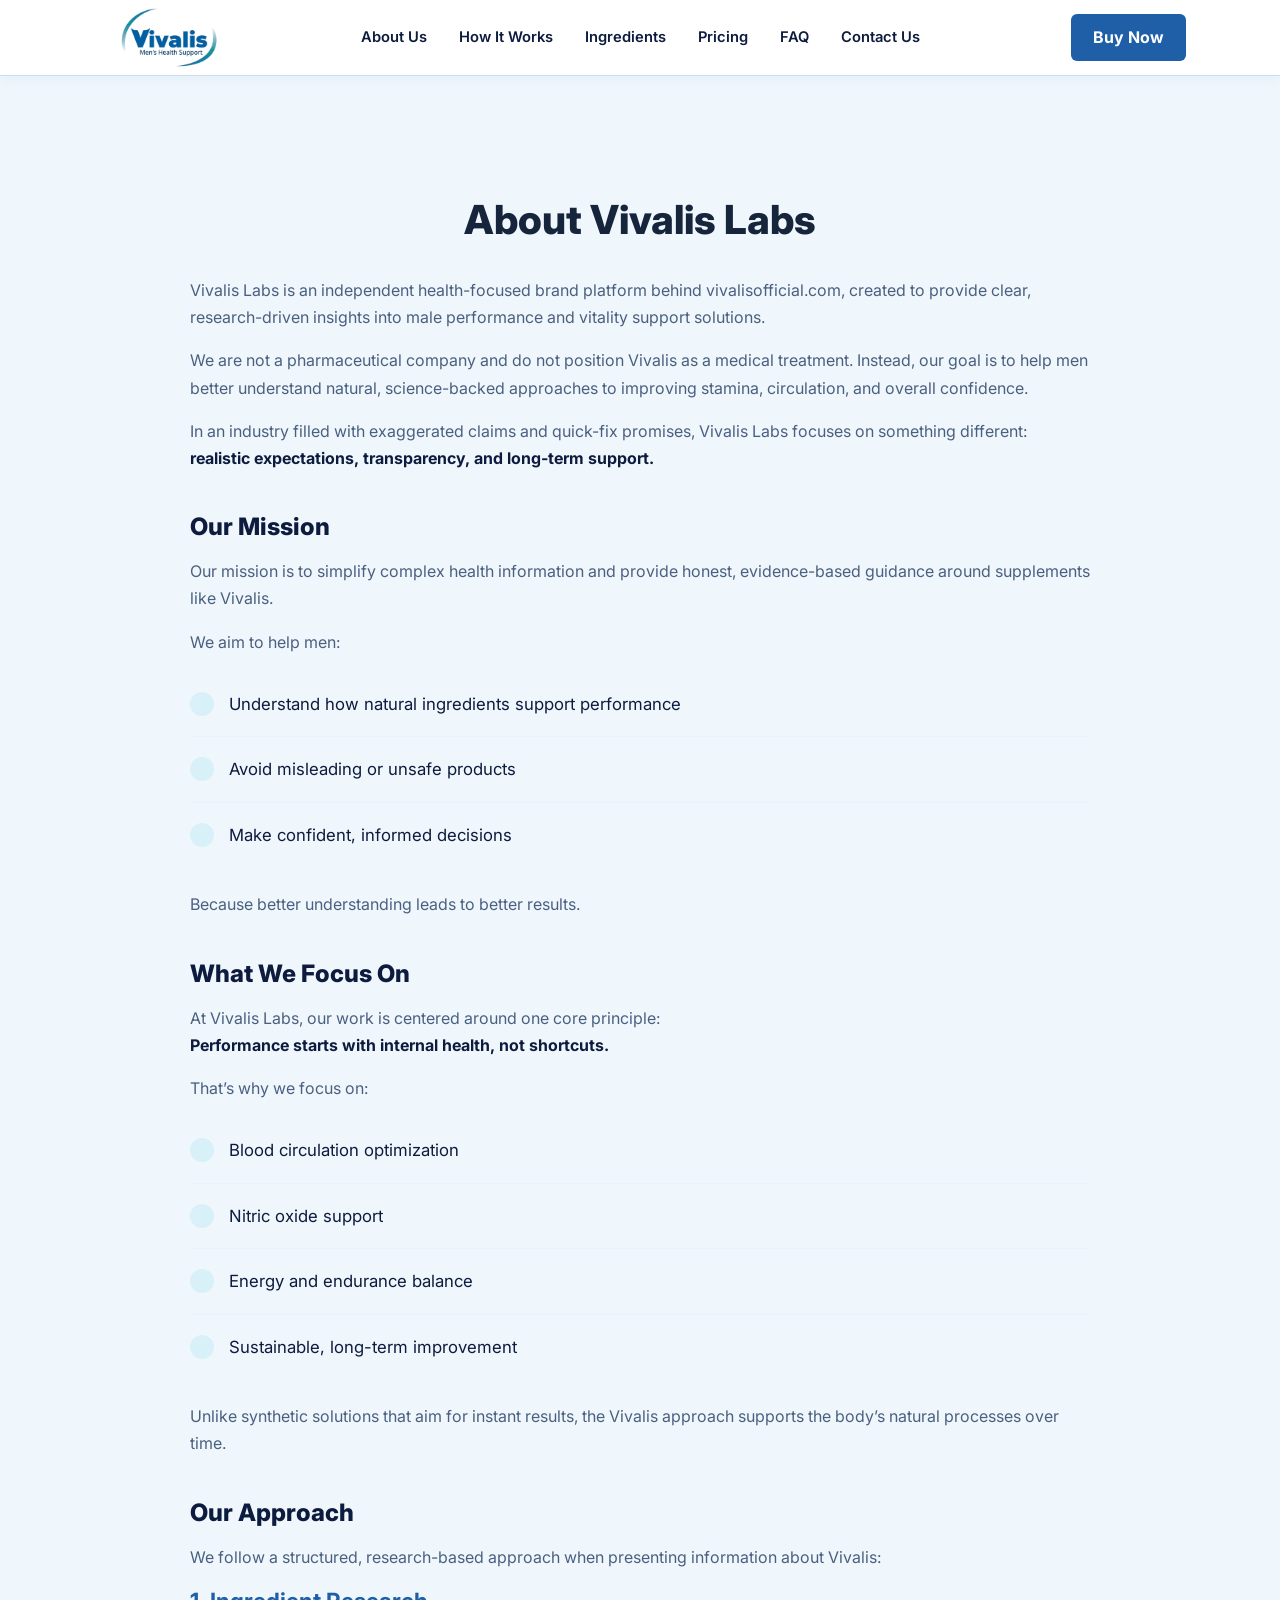
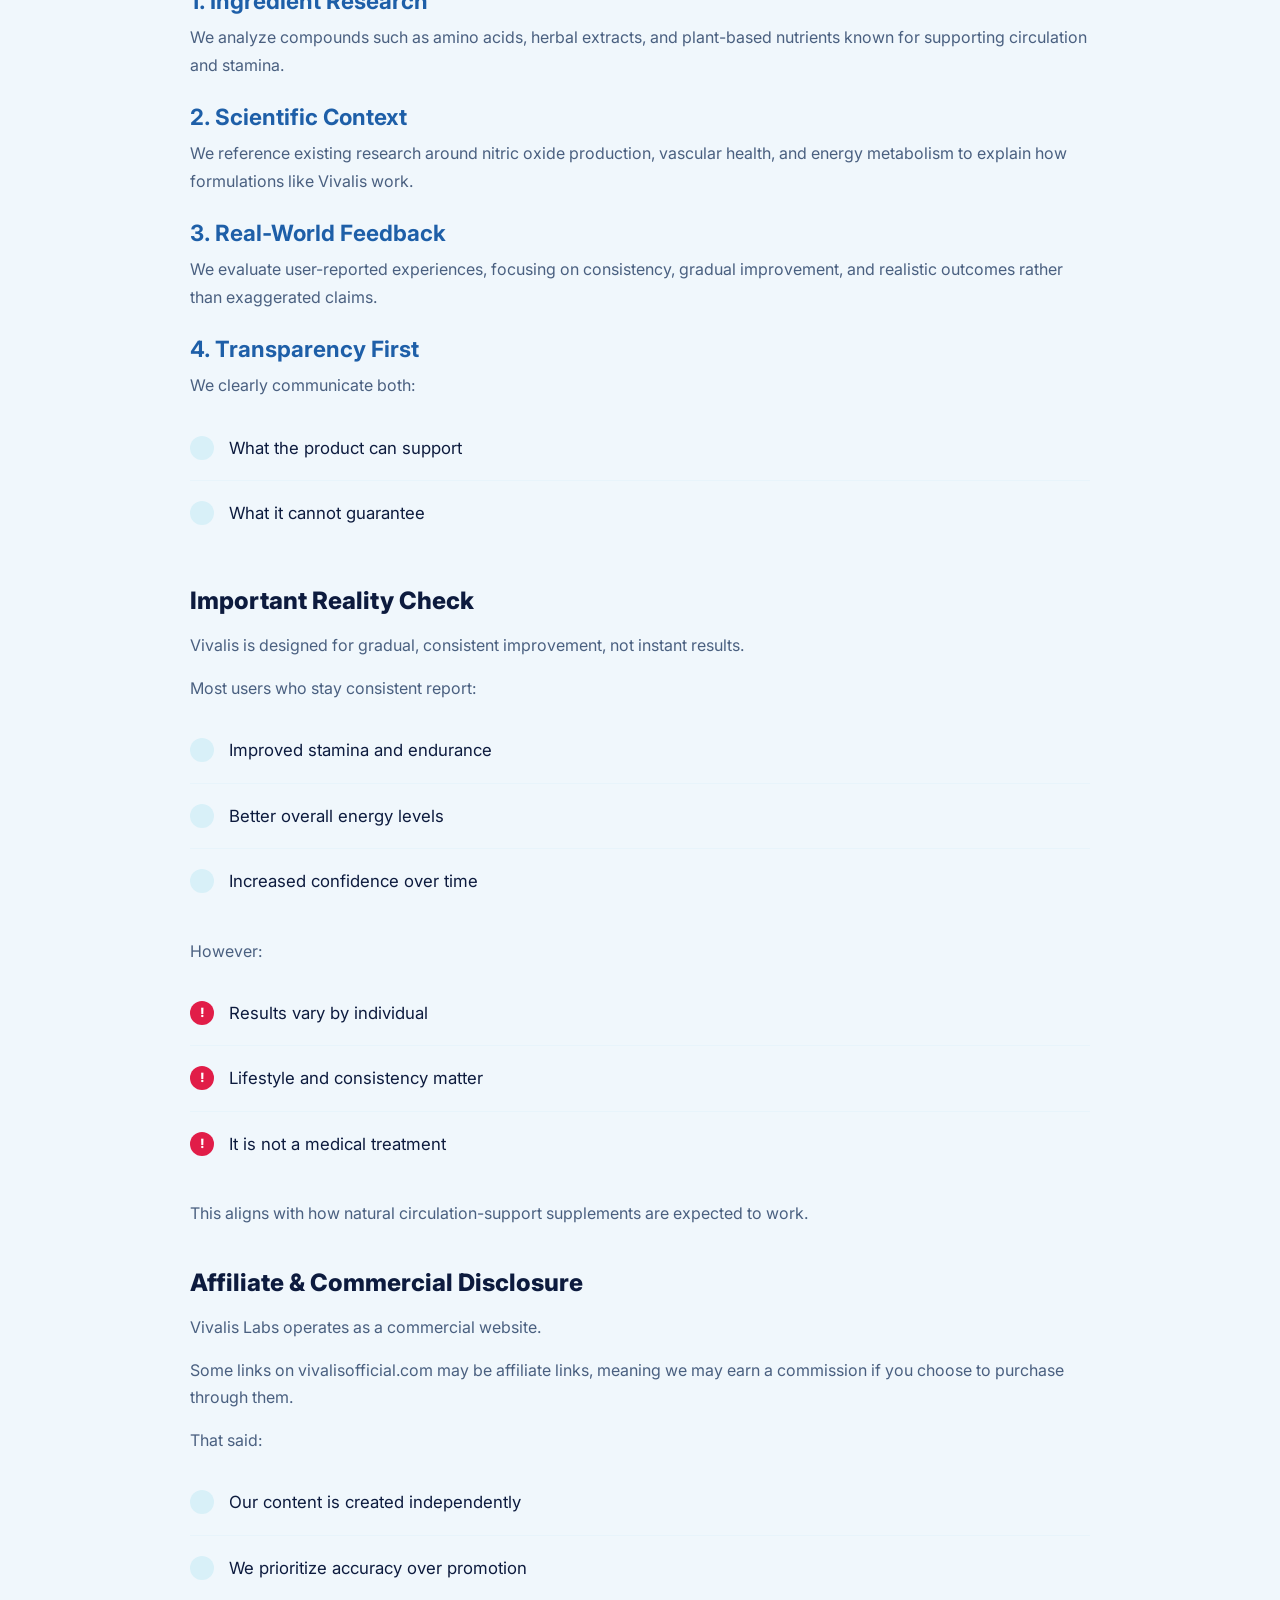
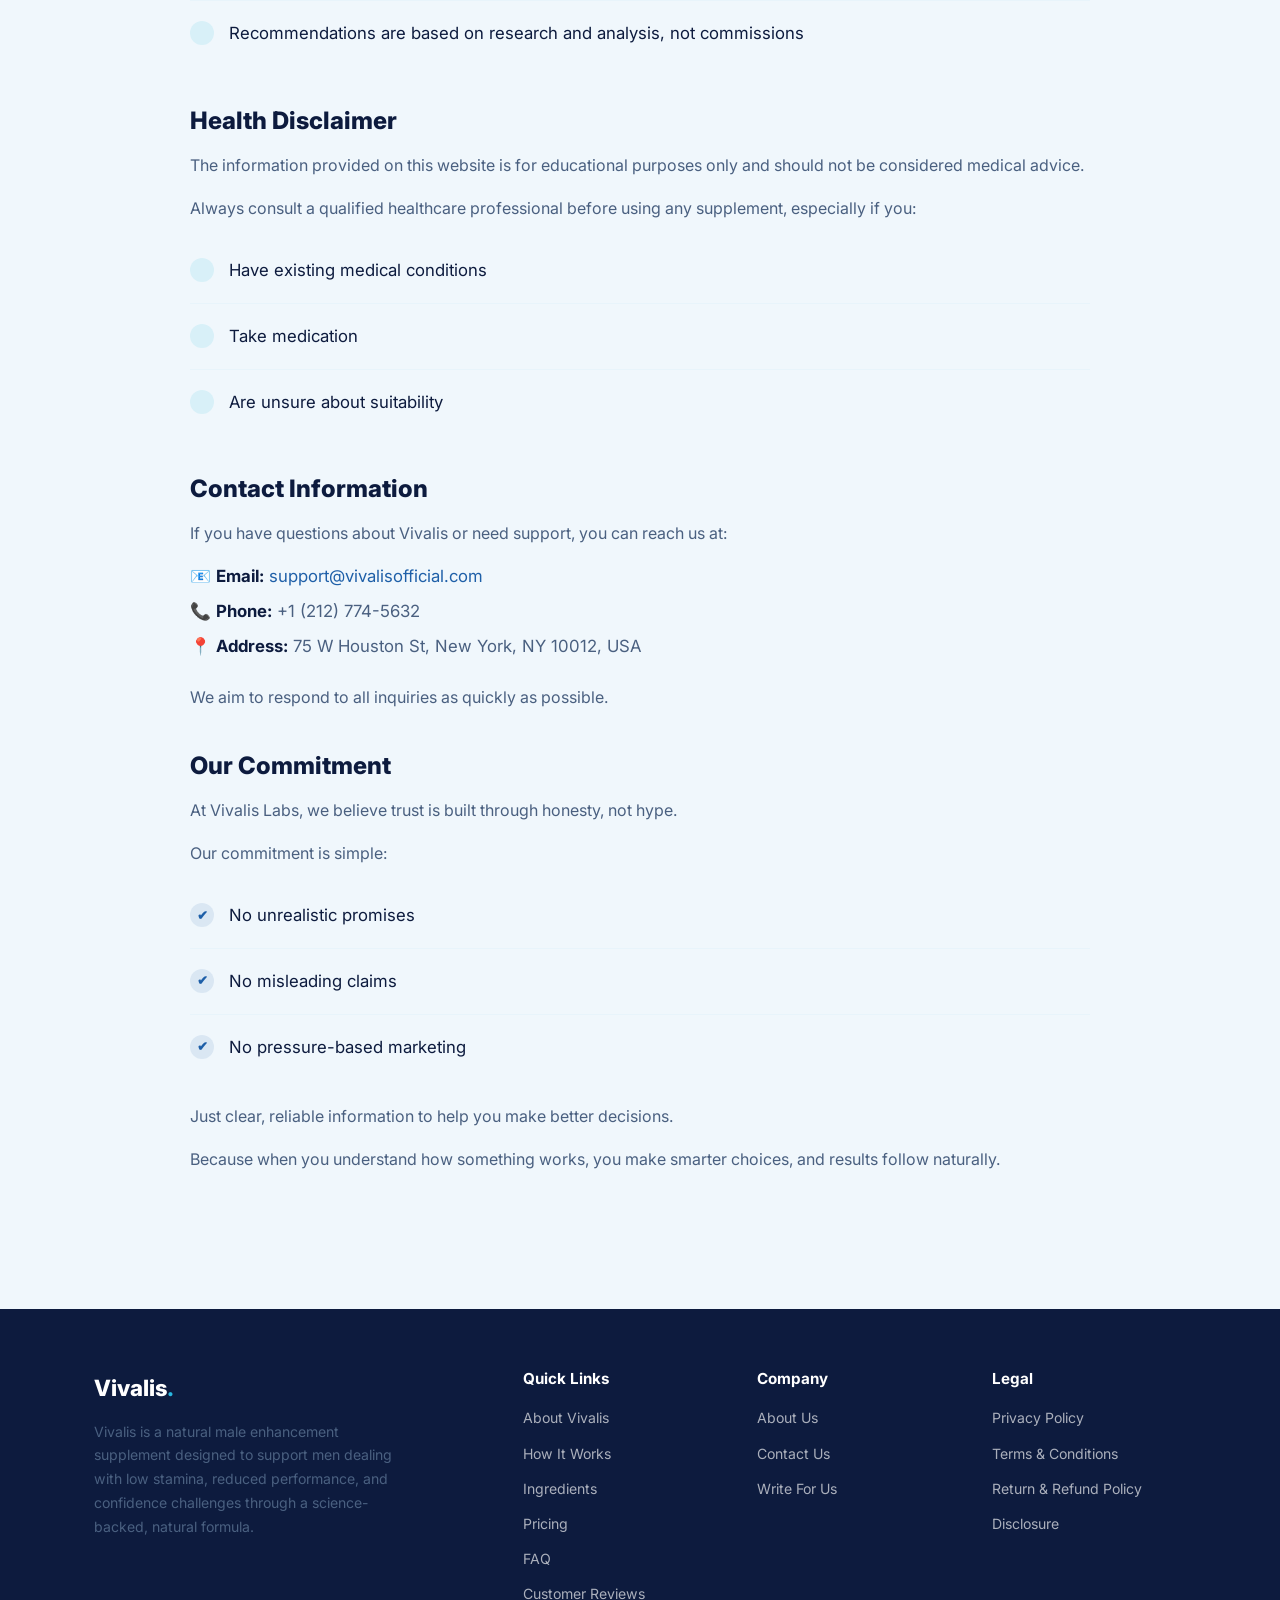
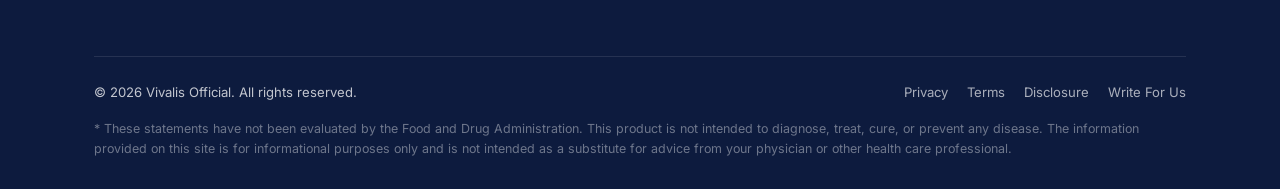
<file: about-us.html>
<!DOCTYPE html>
<html lang="en">

<head>
    <!-- Microsoft Clarity -->
    <script type="text/javascript">
        (function(c,l,a,r,i,t,y){
            c[a]=c[a]||function(){(c[a].q=c[a].q||[]).push(arguments)};
            t=l.createElement(r);t.async=1;t.src="https://www.clarity.ms/tag/"+i;
            y=l.getElementsByTagName(r)[0];y.parentNode.insertBefore(t,y);
        })(window, document, "clarity", "script", "wotnv7bta0");
    </script>

    <!-- Google tag (gtag.js) -->
    <script async src="https://www.googletagmanager.com/gtag/js?id=G-R9YK23FQGX"></script>
    <script>
      window.dataLayer = window.dataLayer || [];
      function gtag(){dataLayer.push(arguments);}
      gtag('js', new Date());

      gtag('config', 'G-R9YK23FQGX');
    </script>
    <!-- ================== BASIC SEO META ================== -->
    <title>About Us - Vivalis Official Website</title>

    <meta name="description"
        content="Learn more about Vivalis Labs, our mission, and our approach to natural, science-backed male performance and vitality support.">

    <meta name="keywords"
        content="Vivalis, Vivalis supplement, natural male enhancement, male vitality, stamina support, Vivalis official website, Vivalis pills, Vivalis capsules, Vivalis reviews">

    <meta name="robots" content="index,follow">
    <meta name="viewport" content="width=device-width, initial-scale=1">
    <meta charset="UTF-8">

    <!-- Canonical URL (edit to your live URL) -->
    <link rel="canonical" href="https://www.vivalisofficial.com/about-us.html">

    <!-- ================ OPEN GRAPH (FACEBOOK & SOCIAL) ================ -->
    <meta property="og:type" content="website">
    <meta property="og:title" content="About Us - Vivalis Official Website">
    <meta property="og:description"
        content="Learn more about Vivalis Labs, our mission, and our approach to natural, science-backed male performance and vitality support.">
    <meta property="og:url" content="https://www.vivalisofficial.com/about-us.html">
    <meta property="og:image" content="https://www.vivalisofficial.com/Images/hero-section-bottle.webp">
    <meta property="og:site_name" content="Vivalis">
    <meta property="og:locale" content="en_US">

    <!-- Article meta (last updated) -->
    <meta property="article:modified_time" content="2026-05-04T00:00:00+05:45">

    <!-- ================== TWITTER CARD ================== -->
    <meta name="twitter:card" content="summary_large_image">
    <meta name="twitter:title" content="About Us - Vivalis Official Website">
    <meta name="twitter:description"
        content="Learn more about Vivalis Labs, our mission, and our approach to natural, science-backed male performance and vitality support.">
    <meta name="twitter:image" content="https://www.vivalisofficial.com/Images/hero-section-bottle.webp">
    <meta name="twitter:site" content="@vivalisofficial">

    <!-- ================== LOCAL / BUSINESS (USA) ================== -->
    <meta name="geo.region" content="US">
    <meta name="geo.placename" content="United States">
    <meta name="geo.position" content="39.8283;-98.5795">
    <meta name="ICBM" content="39.8283, -98.5795">

    <link rel="icon" type="image/x-icon" href="favicon.ico?v=2">
    <link rel="shortcut icon" href="favicon.ico?v=2">
    <link rel="stylesheet" href="css/style.css">
</head>

<body>

    <header id="site-header">
        <div class="container nav-inner">
            <a href="index.html" class="nav-logo">
                <img src="Images/vivalis-official-logo.webp" alt="Vivalis Official Logo">
            </a>
            <nav class="nav-links">
                <a href="about-us.html">About Us</a>
                <a href="index.html#how-it-works">How It Works</a>
                <a href="index.html#ingredients">Ingredients</a>
                <a href="index.html#pricing">Pricing</a>
                <a href="index.html#faq">FAQ</a>
                <a href="contact-us.html">Contact Us</a>
                <a href="https://secureofficialsite.store/buy-vivalis" class="nav-cta nav-cta-mobile">Buy Now</a>
            </nav>
            <div class="nav-actions">
                <a href="https://secureofficialsite.store/buy-vivalis" class="nav-cta nav-cta-desktop">Buy Now</a>
                <button class="nav-toggle" aria-label="Toggle Navigation">
                    <span></span>
                    <span></span>
                    <span></span>
                </button>
            </div>
        </div>
    </header>

    <section id="about-us-page">
        <div class="container">
            <div style="max-width: 900px; margin: 0 auto; padding: 40px 0;">
                <h2 style="font-size: 2.5rem; text-align: center; margin-bottom: 2rem;">About Vivalis Labs</h2>
                <p>Vivalis Labs is an independent health-focused brand platform behind vivalisofficial.com, created to
                    provide clear, research-driven insights into male performance and vitality support solutions.</p>
                <p>We are not a pharmaceutical company and do not position Vivalis as a medical treatment. Instead, our
                    goal is to help men better understand natural, science-backed approaches to improving stamina,
                    circulation, and overall confidence.</p>
                <p>In an industry filled with exaggerated claims and quick-fix promises, Vivalis Labs focuses on
                    something different:<br><strong>realistic expectations, transparency, and long-term
                        support.</strong></p>

                <h2 style="margin-top: 2.5rem; font-size: 1.5rem; color: var(--navy); margin-bottom: 1rem;">Our Mission
                </h2>
                <p>Our mission is to simplify complex health information and provide honest, evidence-based guidance
                    around supplements like Vivalis.</p>
                <p>We aim to help men:</p>
                <ul class="results-list" style="margin-bottom: 1.5rem; margin-top: 0;">
                    <li>
                        <div class="dot"></div> Understand how natural ingredients support performance
                    </li>
                    <li>
                        <div class="dot"></div> Avoid misleading or unsafe products
                    </li>
                    <li>
                        <div class="dot"></div> Make confident, informed decisions
                    </li>
                </ul>
                <p>Because better understanding leads to better results.</p>

                <h2 style="margin-top: 2.5rem; font-size: 1.5rem; color: var(--navy); margin-bottom: 1rem;">What We
                    Focus On</h2>
                <p>At Vivalis Labs, our work is centered around one core principle:<br><strong>Performance starts with
                        internal health, not shortcuts.</strong></p>
                <p>That’s why we focus on:</p>
                <ul class="results-list" style="margin-bottom: 1.5rem; margin-top: 0;">
                    <li>
                        <div class="dot"></div> Blood circulation optimization
                    </li>
                    <li>
                        <div class="dot"></div> Nitric oxide support
                    </li>
                    <li>
                        <div class="dot"></div> Energy and endurance balance
                    </li>
                    <li>
                        <div class="dot"></div> Sustainable, long-term improvement
                    </li>
                </ul>
                <p>Unlike synthetic solutions that aim for instant results, the Vivalis approach supports the body’s
                    natural processes over time.</p>

                <h2 style="margin-top: 2.5rem; font-size: 1.5rem; color: var(--navy); margin-bottom: 1rem;">Our Approach
                </h2>
                <p>We follow a structured, research-based approach when presenting information about Vivalis:</p>

                <div style="margin-bottom: 1.5rem;">
                    <h3>1. Ingredient Research</h3>
                    <p>We analyze compounds such as amino acids, herbal extracts, and plant-based nutrients known for
                        supporting circulation and stamina.</p>
                </div>
                <div style="margin-bottom: 1.5rem;">
                    <h3>2. Scientific Context</h3>
                    <p>We reference existing research around nitric oxide production, vascular health, and energy
                        metabolism to explain how formulations like Vivalis work.</p>
                </div>
                <div style="margin-bottom: 1.5rem;">
                    <h3>3. Real-World Feedback</h3>
                    <p>We evaluate user-reported experiences, focusing on consistency, gradual improvement, and
                        realistic outcomes rather than exaggerated claims.</p>
                </div>
                <div style="margin-bottom: 1.5rem;">
                    <h3>4. Transparency First</h3>
                    <p>We clearly communicate both:</p>
                    <ul class="results-list" style="margin-top: 0.5rem; margin-bottom: 0;">
                        <li>
                            <div class="dot"></div> What the product can support
                        </li>
                        <li>
                            <div class="dot"></div> What it cannot guarantee
                        </li>
                    </ul>
                </div>

                <h2 style="margin-top: 2.5rem; font-size: 1.5rem; color: var(--navy); margin-bottom: 1rem;">Important
                    Reality Check</h2>
                <p>Vivalis is designed for gradual, consistent improvement, not instant results.</p>
                <p>Most users who stay consistent report:</p>
                <ul class="results-list" style="margin-bottom: 1.5rem; margin-top: 0;">
                    <li>
                        <div class="dot"></div> Improved stamina and endurance
                    </li>
                    <li>
                        <div class="dot"></div> Better overall energy levels
                    </li>
                    <li>
                        <div class="dot"></div> Increased confidence over time
                    </li>
                </ul>
                <p>However:</p>
                <ul class="results-list" style="margin-bottom: 1.5rem; margin-top: 0;">
                    <li>
                        <div class="dot" style="background: #e11d48; color: white;">!</div> Results vary by individual
                    </li>
                    <li>
                        <div class="dot" style="background: #e11d48; color: white;">!</div> Lifestyle and consistency
                        matter
                    </li>
                    <li>
                        <div class="dot" style="background: #e11d48; color: white;">!</div> It is not a medical
                        treatment
                    </li>
                </ul>
                <p>This aligns with how natural circulation-support supplements are expected to work.</p>

                <h2 style="margin-top: 2.5rem; font-size: 1.5rem; color: var(--navy); margin-bottom: 1rem;">Affiliate
                    &amp; Commercial Disclosure</h2>
                <p>Vivalis Labs operates as a commercial website.</p>
                <p>Some links on vivalisofficial.com may be affiliate links, meaning we may earn a commission if you
                    choose to purchase through them.</p>
                <p>That said:</p>
                <ul class="results-list" style="margin-bottom: 1.5rem; margin-top: 0;">
                    <li>
                        <div class="dot"></div> Our content is created independently
                    </li>
                    <li>
                        <div class="dot"></div> We prioritize accuracy over promotion
                    </li>
                    <li>
                        <div class="dot"></div> Recommendations are based on research and analysis, not commissions
                    </li>
                </ul>

                <h2 style="margin-top: 2.5rem; font-size: 1.5rem; color: var(--navy); margin-bottom: 1rem;">Health
                    Disclaimer</h2>
                <p>The information provided on this website is for educational purposes only and should not be
                    considered medical advice.</p>
                <p>Always consult a qualified healthcare professional before using any supplement, especially if you:
                </p>
                <ul class="results-list" style="margin-bottom: 1.5rem; margin-top: 0;">
                    <li>
                        <div class="dot"></div> Have existing medical conditions
                    </li>
                    <li>
                        <div class="dot"></div> Take medication
                    </li>
                    <li>
                        <div class="dot"></div> Are unsure about suitability
                    </li>
                </ul>

                <h2 style="margin-top: 2.5rem; font-size: 1.5rem; color: var(--navy); margin-bottom: 1rem;">Contact
                    Information</h2>
                <p>If you have questions about Vivalis or need support, you can reach us at:</p>
                <ul
                    style="list-style: none; padding-left: 0; margin-bottom: 1.5rem; color: var(--slate); font-size: 1.05rem; line-height: 1.6;">
                    <li style="margin-bottom: 0.5rem;">📧 <strong>Email:</strong> <a
                            href="mailto:support@vivalisofficial.com"
                            style="color: var(--royal); text-decoration: none;">support@vivalisofficial.com</a></li>
                    <li style="margin-bottom: 0.5rem;">📞 <strong>Phone:</strong> +1 (212) 774-5632</li>
                    <li style="margin-bottom: 0.5rem;">📍 <strong>Address:</strong> 75 W Houston St, New York, NY 10012,
                        USA</li>
                </ul>
                <p>We aim to respond to all inquiries as quickly as possible.</p>

                <h2 style="margin-top: 2.5rem; font-size: 1.5rem; color: var(--navy); margin-bottom: 1rem;">Our
                    Commitment</h2>
                <p>At Vivalis Labs, we believe trust is built through honesty, not hype.</p>
                <p>Our commitment is simple:</p>
                <ul class="results-list" style="margin-bottom: 1.5rem; margin-top: 0;">
                    <li>
                        <div class="dot" style="background: rgba(30, 95, 168, 0.1); color: var(--royal);">✔</div> No
                        unrealistic promises
                    </li>
                    <li>
                        <div class="dot" style="background: rgba(30, 95, 168, 0.1); color: var(--royal);">✔</div> No
                        misleading claims
                    </li>
                    <li>
                        <div class="dot" style="background: rgba(30, 95, 168, 0.1); color: var(--royal);">✔</div> No
                        pressure-based marketing
                    </li>
                </ul>
                <p>Just clear, reliable information to help you make better decisions.</p>
                <p>Because when you understand how something works, you make smarter choices, and results follow
                    naturally.</p>
            </div>
        </div>
    </section>

    <footer id="site-footer">
        <div class="container">
            <div class="footer-inner">
                <div class="footer-brand">
                    <div class="footer-logo-text">Vivalis<span>.</span></div>
                    <p>Vivalis is a natural male enhancement supplement designed to support men dealing with low
                        stamina, reduced performance, and confidence challenges through a science-backed, natural
                        formula.</p>
                </div>
                <div class="footer-col">
                    <h4>Quick Links</h4>
                    <ul>
                        <li><a href="index.html#about">About Vivalis</a></li>
                        <li><a href="index.html#how-it-works">How It Works</a></li>
                        <li><a href="index.html#ingredients">Ingredients</a></li>
                        <li><a href="index.html#pricing">Pricing</a></li>
                        <li><a href="index.html#faq">FAQ</a></li>
                        <li><a href="index.html#reviews">Customer Reviews</a></li>
                    </ul>
                </div>
                <div class="footer-col">
                    <h4>Company</h4>
                    <ul>
                        <li><a href="about-us.html">About Us</a></li>
                        <li><a href="contact-us.html">Contact Us</a></li>
                        <li><a href="write-for-us.html">Write For Us</a></li>
                    </ul>
                </div>
                <div class="footer-col">
                    <h4>Legal</h4>
                    <ul>
                        <li><a href="privacy-policy.html">Privacy Policy</a></li>
                        <li><a href="terms-of-use.html">Terms & Conditions</a></li>
                        <li><a href="refund-policy.html">Return & Refund Policy</a></li>
                        <li><a href="disclosure.html">Disclosure</a></li>
                    </ul>
                </div>
            </div>
            <div class="footer-bottom">
                <div>&copy; 2026 Vivalis Official. All rights reserved.</div>
                <div>
                    <a href="privacy-policy.html" style="color: rgba(255,255,255,0.65); margin-left: 15px;">Privacy</a>
                    <a href="terms-of-use.html" style="color: rgba(255,255,255,0.65); margin-left: 15px;">Terms</a>
                    <a href="disclosure.html" style="color: rgba(255,255,255,0.65); margin-left: 15px;">Disclosure</a>
                    <a href="write-for-us.html" style="color: rgba(255,255,255,0.65); margin-left: 15px;">Write For
                        Us</a>
                </div>
            </div>
            <div class="footer-disclaimer">
                * These statements have not been evaluated by the Food and Drug Administration. This product is not
                intended to diagnose, treat, cure, or prevent any disease. The information provided on this site is for
                informational purposes only and is not intended as a substitute for advice from your physician or other
                health care professional.
            </div>
        </div>
    </footer>

    <script>
        // Simple JS for mobile menu toggle
        const navToggle = document.querySelector('.nav-toggle');
        const navLinks = document.querySelector('.nav-links');

        navToggle.addEventListener('click', function () {
            navLinks.classList.toggle('open');
            this.classList.toggle('active');
        });

        // Close menu on link click
        document.querySelectorAll('.nav-links a').forEach(link => {
            link.addEventListener('click', () => {
                navLinks.classList.remove('open');
                navToggle.classList.remove('active');
            });
        });
    </script>

</body>

</html>
</file>
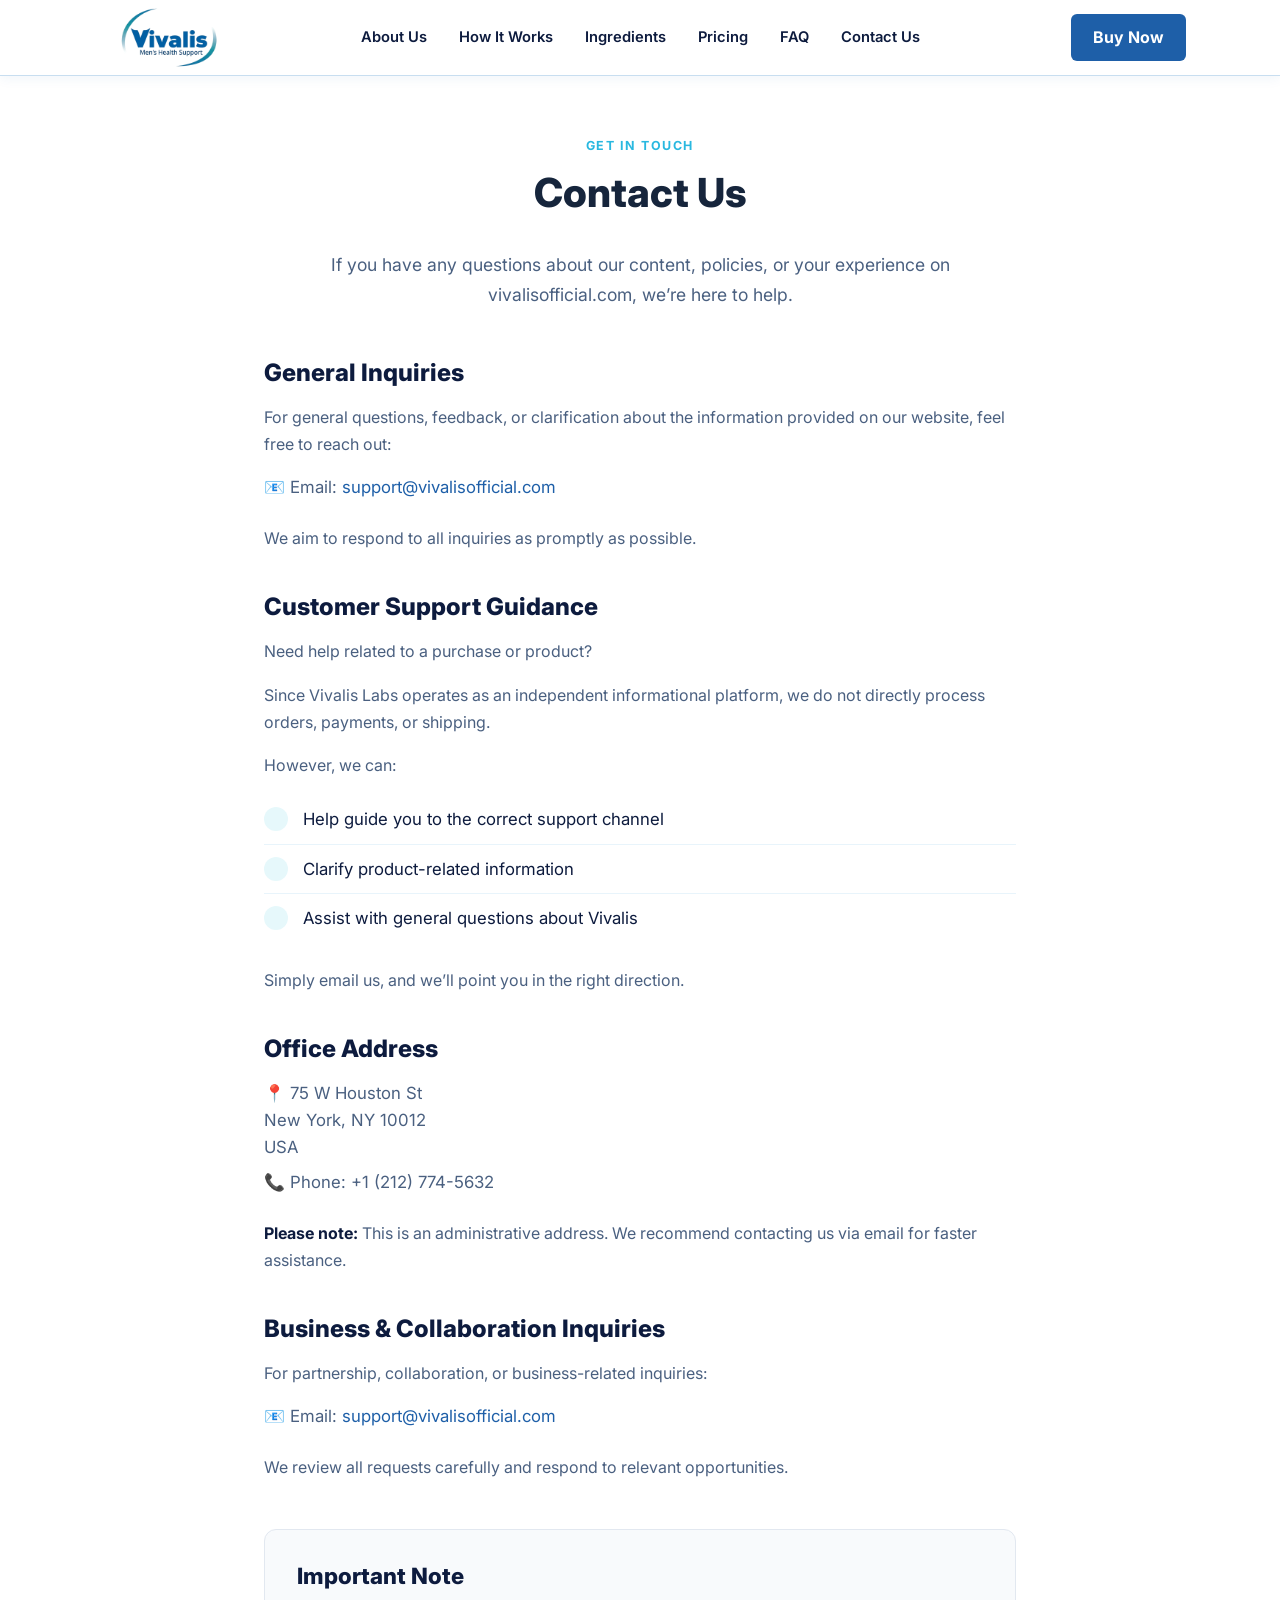
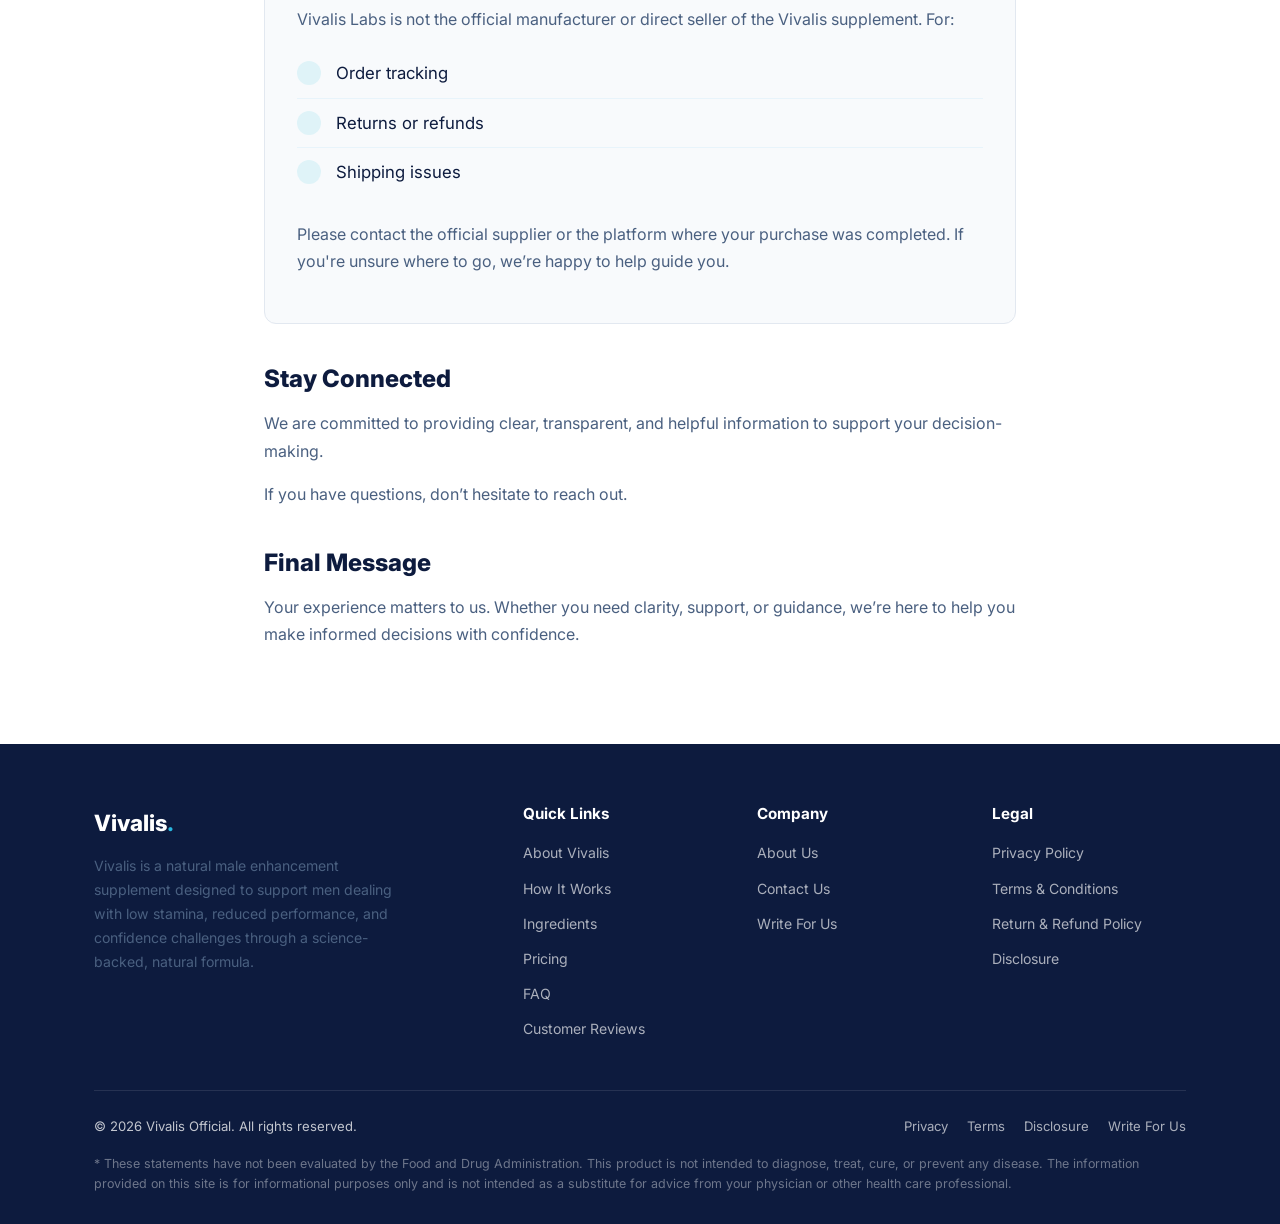
<file: contact-us.html>
<!DOCTYPE html>
<html lang="en">

<head>
    <!-- Microsoft Clarity -->
    <script type="text/javascript">
        (function(c,l,a,r,i,t,y){
            c[a]=c[a]||function(){(c[a].q=c[a].q||[]).push(arguments)};
            t=l.createElement(r);t.async=1;t.src="https://www.clarity.ms/tag/"+i;
            y=l.getElementsByTagName(r)[0];y.parentNode.insertBefore(t,y);
        })(window, document, "clarity", "script", "wotnv7bta0");
    </script>

    <!-- Google tag (gtag.js) -->
    <script async src="https://www.googletagmanager.com/gtag/js?id=G-R9YK23FQGX"></script>
    <script>
      window.dataLayer = window.dataLayer || [];
      function gtag(){dataLayer.push(arguments);}
      gtag('js', new Date());

      gtag('config', 'G-R9YK23FQGX');
    </script>
  <!-- ================== BASIC SEO META ================== -->
  <title>Contact Us - Vivalis Official Website</title>

  <meta name="description"
    content="Contact Vivalis Labs. We're here to help with general inquiries, customer support guidance, and business collaborations.">

  <meta name="keywords"
    content="Vivalis, Vivalis supplement, natural male enhancement, male vitality, stamina support, Vivalis official website, Vivalis pills, Vivalis capsules, Vivalis reviews">

  <meta name="robots" content="index,follow">
  <meta name="viewport" content="width=device-width, initial-scale=1">
  <meta charset="UTF-8">

  <!-- Canonical URL (edit to your live URL) -->
  <link rel="canonical" href="https://www.vivalisofficial.com/contact-us.html">

  <!-- ================ OPEN GRAPH (FACEBOOK & SOCIAL) ================ -->
  <meta property="og:type" content="website">
  <meta property="og:title" content="Contact Us - Vivalis Official Website">
  <meta property="og:description"
    content="Contact Vivalis Labs. We're here to help with general inquiries, customer support guidance, and business collaborations.">
  <meta property="og:url" content="https://www.vivalisofficial.com/contact-us.html">
  <meta property="og:image" content="https://www.vivalisofficial.com/Images/hero-section-bottle.webp">
  <meta property="og:site_name" content="Vivalis">
  <meta property="og:locale" content="en_US">

  <!-- Article meta (last updated) -->
  <meta property="article:modified_time" content="2026-05-04T00:00:00+05:45">

  <!-- ================== TWITTER CARD ================== -->
  <meta name="twitter:card" content="summary_large_image">
  <meta name="twitter:title" content="Contact Us - Vivalis Official Website">
  <meta name="twitter:description"
    content="Contact Vivalis Labs. We're here to help with general inquiries, customer support guidance, and business collaborations.">
  <meta name="twitter:image" content="https://www.vivalisofficial.com/Images/hero-section-bottle.webp">
  <meta name="twitter:site" content="@vivalisofficial">

  <!-- ================== LOCAL / BUSINESS (USA) ================== -->
  <meta name="geo.region" content="US">
  <meta name="geo.placename" content="United States">
  <meta name="geo.position" content="39.8283;-98.5795">
  <meta name="ICBM" content="39.8283, -98.5795">

  <link rel="icon" type="image/x-icon" href="favicon.ico?v=2">
  <link rel="shortcut icon" href="favicon.ico?v=2">
  <link rel="stylesheet" href="css/style.css">
</head>

<body>

    <header id="site-header">
        <div class="container nav-inner">
            <a href="index.html" class="nav-logo">
                <img src="Images/vivalis-official-logo.webp" alt="Vivalis Official Logo">
            </a>
            <nav class="nav-links">
                <a href="about-us.html">About Us</a>
                <a href="index.html#how-it-works">How It Works</a>
                <a href="index.html#ingredients">Ingredients</a>
                <a href="index.html#pricing">Pricing</a>
                <a href="index.html#faq">FAQ</a>
                <a href="contact-us.html">Contact Us</a>
                <a href="https://secureofficialsite.store/buy-vivalis" class="nav-cta nav-cta-mobile">Buy Now</a>
            </nav>
            <div class="nav-actions">
                <a href="https://secureofficialsite.store/buy-vivalis" class="nav-cta nav-cta-desktop">Buy Now</a>
                <button class="nav-toggle" aria-label="Toggle Navigation">
                    <span></span>
                    <span></span>
                    <span></span>
                </button>
            </div>
        </div>
    </header>

    <main>
        <section id="contact-page" style="padding-top: 60px; padding-bottom: 80px;">
            <div class="container" style="max-width: 800px; margin: 0 auto;">
                <span class="section-label" style="text-align: center; display: block;">Get in Touch</span>
                <h2 style="font-size: 2.5rem; text-align: center; margin-bottom: 2rem;">Contact Us</h2>
                <p style="text-align: center; color: var(--slate); margin-bottom: 3rem; font-size: 1.1rem;">If you have any questions about our content, policies, or your experience on vivalisofficial.com, we’re here to help.</p>

                <h2 style="margin-top: 2rem; font-size: 1.5rem; color: var(--navy); margin-bottom: 1rem;">General Inquiries</h2>
                <p>For general questions, feedback, or clarification about the information provided on our website, feel free to reach out:</p>
                <ul style="list-style: none; padding-left: 0; margin-bottom: 1.5rem; color: var(--slate); font-size: 1.05rem; line-height: 1.6;">
                    <li style="margin-bottom: 0.5rem;">📧 Email: <a href="mailto:support@vivalisofficial.com" style="color: var(--royal); text-decoration: none;">support@vivalisofficial.com</a></li>
                </ul>
                <p>We aim to respond to all inquiries as promptly as possible.</p>

                <h2 style="margin-top: 2.5rem; font-size: 1.5rem; color: var(--navy); margin-bottom: 1rem;">Customer Support Guidance</h2>
                <p>Need help related to a purchase or product?</p>
                <p>Since Vivalis Labs operates as an independent informational platform, we do not directly process orders, payments, or shipping.</p>
                <p>However, we can:</p>
                <ul class="results-list" style="margin-bottom: 1.5rem; margin-top: 0;">
                    <li style="padding: 10px 0;"><div class="dot"></div> Help guide you to the correct support channel</li>
                    <li style="padding: 10px 0;"><div class="dot"></div> Clarify product-related information</li>
                    <li style="padding: 10px 0;"><div class="dot"></div> Assist with general questions about Vivalis</li>
                </ul>
                <p>Simply email us, and we’ll point you in the right direction.</p>

                <h2 style="margin-top: 2.5rem; font-size: 1.5rem; color: var(--navy); margin-bottom: 1rem;">Office Address</h2>
                <ul style="list-style: none; padding-left: 0; margin-bottom: 1.5rem; color: var(--slate); font-size: 1.05rem; line-height: 1.6;">
                    <li style="margin-bottom: 0.5rem;">📍 75 W Houston St<br>New York, NY 10012<br>USA</li>
                    <li style="margin-bottom: 0.5rem;">📞 Phone: +1 (212) 774-5632</li>
                </ul>
                <p><strong>Please note:</strong> This is an administrative address. We recommend contacting us via email for faster assistance.</p>

                <h2 style="margin-top: 2.5rem; font-size: 1.5rem; color: var(--navy); margin-bottom: 1rem;">Business & Collaboration Inquiries</h2>
                <p>For partnership, collaboration, or business-related inquiries:</p>
                <ul style="list-style: none; padding-left: 0; margin-bottom: 1.5rem; color: var(--slate); font-size: 1.05rem; line-height: 1.6;">
                    <li style="margin-bottom: 0.5rem;">📧 Email: <a href="mailto:support@vivalisofficial.com" style="color: var(--royal); text-decoration: none;">support@vivalisofficial.com</a></li>
                </ul>
                <p>We review all requests carefully and respond to relevant opportunities.</p>

                <div style="background: #f8fafc; border-radius: 12px; padding: 2rem; margin-top: 3rem; border: 1px solid #e2e8f0;">
                    <h2 style="margin-top: 0; font-size: 1.4rem; color: var(--navy); margin-bottom: 1rem;">Important Note</h2>
                    <p>Vivalis Labs is not the official manufacturer or direct seller of the Vivalis supplement. For:</p>
                    <ul class="results-list" style="margin-bottom: 1.5rem; margin-top: 0;">
                        <li style="padding: 10px 0;"><div class="dot"></div> Order tracking</li>
                        <li style="padding: 10px 0;"><div class="dot"></div> Returns or refunds</li>
                        <li style="padding: 10px 0;"><div class="dot"></div> Shipping issues</li>
                    </ul>
                    <p>Please contact the official supplier or the platform where your purchase was completed. If you're unsure where to go, we’re happy to help guide you.</p>
                </div>

                <h2 style="margin-top: 2.5rem; font-size: 1.5rem; color: var(--navy); margin-bottom: 1rem;">Stay Connected</h2>
                <p>We are committed to providing clear, transparent, and helpful information to support your decision-making.</p>
                <p>If you have questions, don’t hesitate to reach out.</p>

                <h2 style="margin-top: 2.5rem; font-size: 1.5rem; color: var(--navy); margin-bottom: 1rem;">Final Message</h2>
                <p>Your experience matters to us. Whether you need clarity, support, or guidance, we’re here to help you make informed decisions with confidence.</p>
            </div>
        </section>
    </main>

    <footer id="site-footer">
        <div class="container">
            <div class="footer-inner">
                <div class="footer-brand">
                    <div class="footer-logo-text">Vivalis<span>.</span></div>
                    <p>Vivalis is a natural male enhancement supplement designed to support men dealing with low
                        stamina, reduced performance, and confidence challenges through a science-backed, natural
                        formula.</p>
                </div>
                <div class="footer-col">
                    <h4>Quick Links</h4>
                    <ul>
                        <li><a href="index.html#about">About Vivalis</a></li>
                        <li><a href="index.html#how-it-works">How It Works</a></li>
                        <li><a href="index.html#ingredients">Ingredients</a></li>
                        <li><a href="index.html#pricing">Pricing</a></li>
                        <li><a href="index.html#faq">FAQ</a></li>
                        <li><a href="index.html#reviews">Customer Reviews</a></li>
                    </ul>
                </div>
                <div class="footer-col">
                    <h4>Company</h4>
                    <ul>
                        <li><a href="about-us.html">About Us</a></li>
                        <li><a href="contact-us.html">Contact Us</a></li>
                        <li><a href="write-for-us.html">Write For Us</a></li>
                    </ul>
                </div>
                <div class="footer-col">
                    <h4>Legal</h4>
                    <ul>
                        <li><a href="privacy-policy.html">Privacy Policy</a></li>
                        <li><a href="terms-of-use.html">Terms & Conditions</a></li>
                        <li><a href="refund-policy.html">Return & Refund Policy</a></li>
                        <li><a href="disclosure.html">Disclosure</a></li>
                    </ul>
                </div>
            </div>
            <div class="footer-bottom">
                <div>&copy; 2026 Vivalis Official. All rights reserved.</div>
                <div>
                    <a href="privacy-policy.html" style="color: rgba(255,255,255,0.65); margin-left: 15px;">Privacy</a>
                    <a href="terms-of-use.html" style="color: rgba(255,255,255,0.65); margin-left: 15px;">Terms</a>
                    <a href="disclosure.html" style="color: rgba(255,255,255,0.65); margin-left: 15px;">Disclosure</a>
                    <a href="write-for-us.html" style="color: rgba(255,255,255,0.65); margin-left: 15px;">Write For Us</a>
                </div>
            </div>
            <div class="footer-disclaimer">
                * These statements have not been evaluated by the Food and Drug Administration. This product is not
                intended to diagnose, treat, cure, or prevent any disease. The information provided on this site is for
                informational purposes only and is not intended as a substitute for advice from your physician or other
                health care professional.
            </div>
        </div>
    </footer>

    <script>
        // Simple JS for mobile menu toggle
        const navToggle = document.querySelector('.nav-toggle');
        const navLinks = document.querySelector('.nav-links');
        
        navToggle.addEventListener('click', function () {
            navLinks.classList.toggle('open');
            this.classList.toggle('active');
        });

        // Close menu on link click
        document.querySelectorAll('.nav-links a').forEach(link => {
            link.addEventListener('click', () => {
                navLinks.classList.remove('open');
                navToggle.classList.remove('active');
            });
        });
    </script>

</body>

</html>
</file>
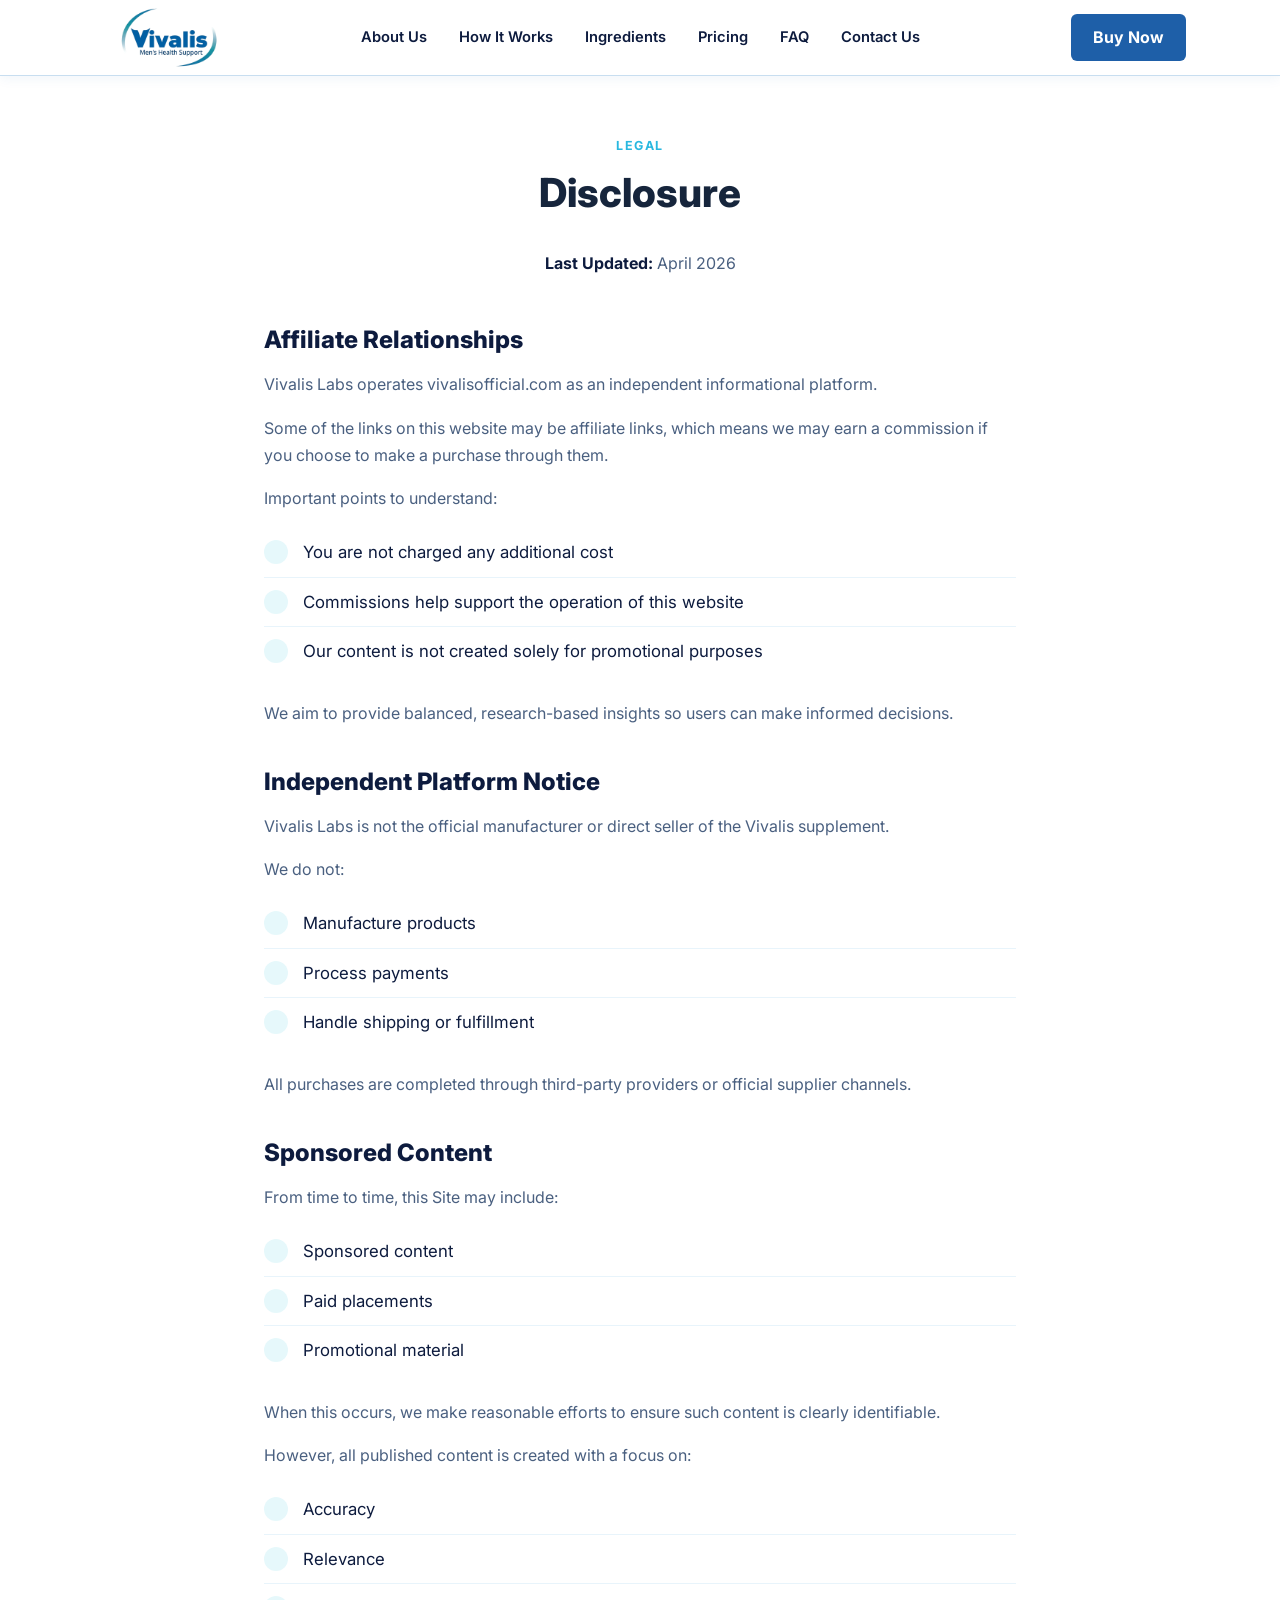
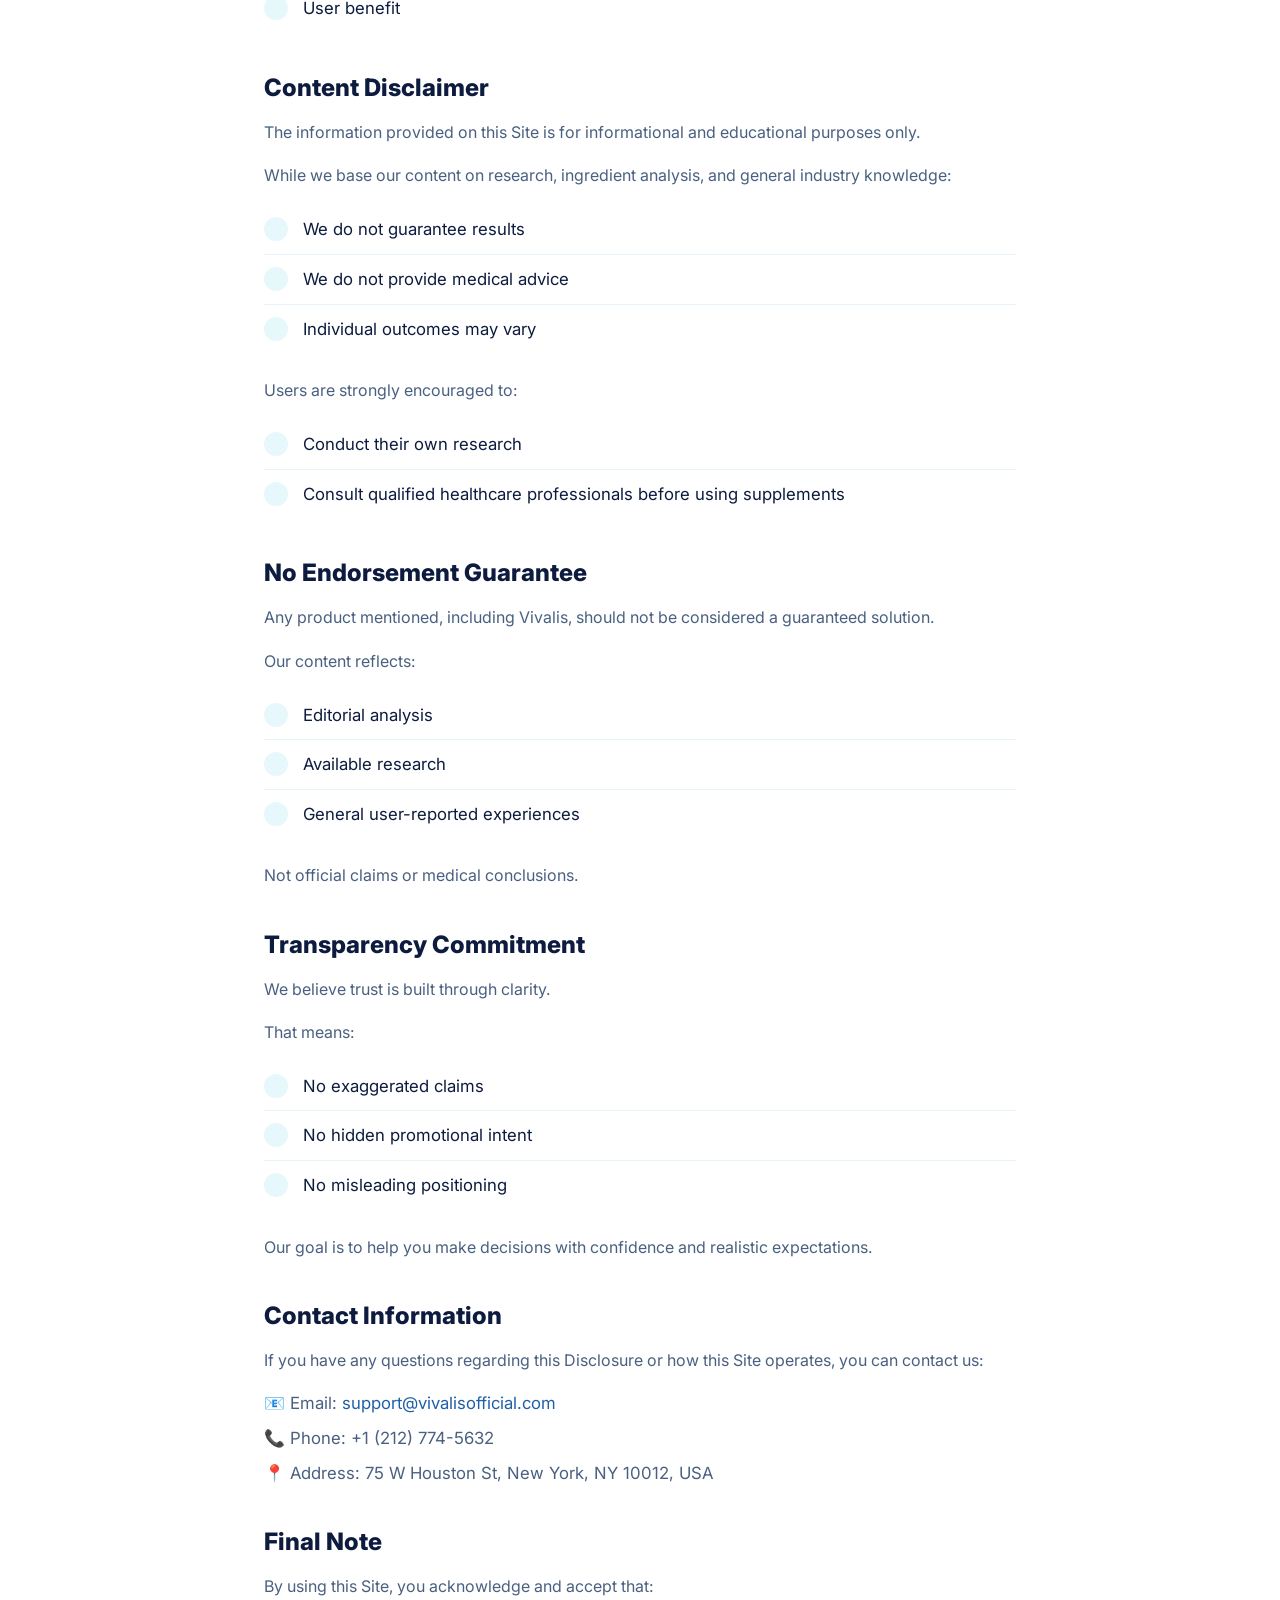
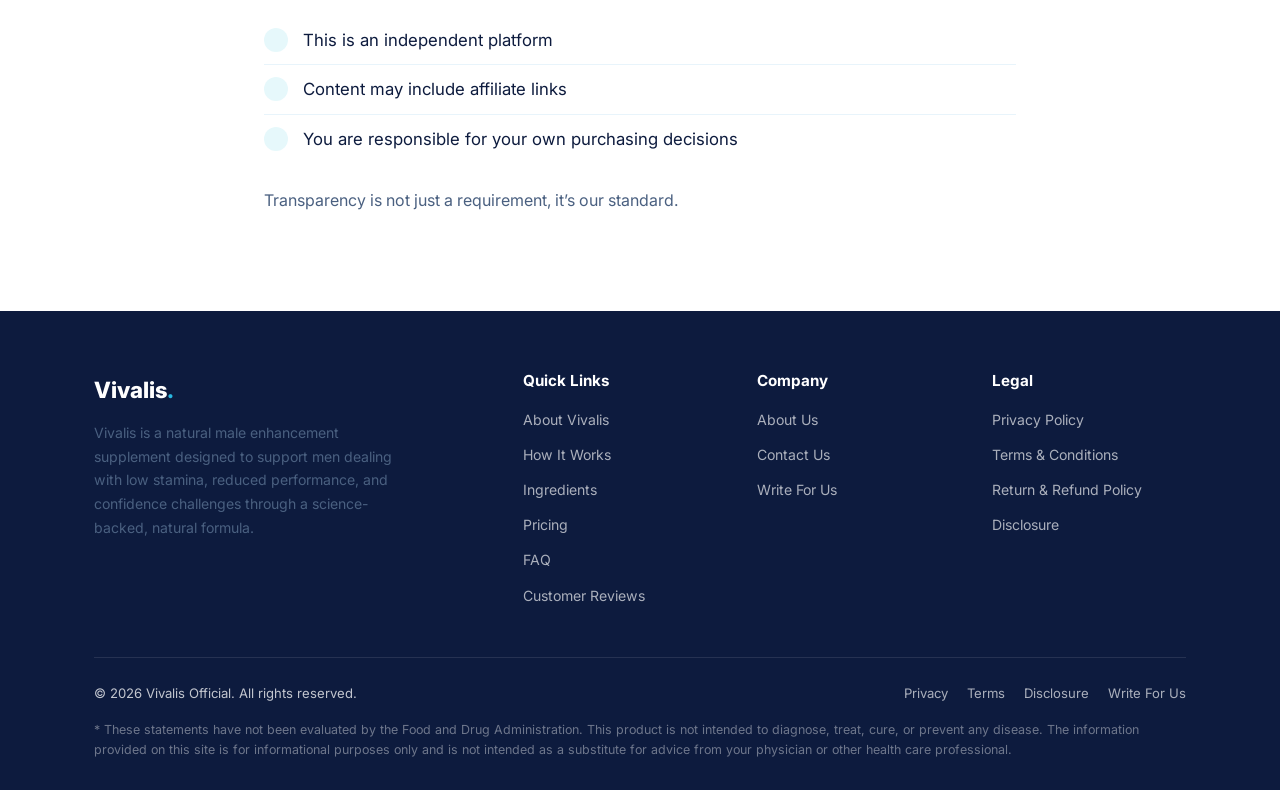
<file: disclosure.html>
<!DOCTYPE html>
<html lang="en">

<head>
    <!-- Microsoft Clarity -->
    <script type="text/javascript">
        (function(c,l,a,r,i,t,y){
            c[a]=c[a]||function(){(c[a].q=c[a].q||[]).push(arguments)};
            t=l.createElement(r);t.async=1;t.src="https://www.clarity.ms/tag/"+i;
            y=l.getElementsByTagName(r)[0];y.parentNode.insertBefore(t,y);
        })(window, document, "clarity", "script", "wotnv7bta0");
    </script>

    <!-- Google tag (gtag.js) -->
    <script async src="https://www.googletagmanager.com/gtag/js?id=G-R9YK23FQGX"></script>
    <script>
      window.dataLayer = window.dataLayer || [];
      function gtag(){dataLayer.push(arguments);}
      gtag('js', new Date());

      gtag('config', 'G-R9YK23FQGX');
    </script>
  <!-- ================== BASIC SEO META ================== -->
  <title>Disclosure - Vivalis Official Website</title>

  <meta name="description"
    content="Vivalis Disclosure Policy. Information regarding affiliate relationships, sponsored content, and independent platform status.">

  <meta name="keywords"
    content="Vivalis, Vivalis supplement, natural male enhancement, male vitality, stamina support, Vivalis official website, Vivalis pills, Vivalis capsules, Vivalis reviews">

  <meta name="robots" content="index,follow">
  <meta name="viewport" content="width=device-width, initial-scale=1">
  <meta charset="UTF-8">

  <!-- Canonical URL (edit to your live URL) -->
  <link rel="canonical" href="https://www.vivalisofficial.com/disclosure.html">

  <!-- ================ OPEN GRAPH (FACEBOOK & SOCIAL) ================ -->
  <meta property="og:type" content="website">
  <meta property="og:title" content="Disclosure - Vivalis Official Website">
  <meta property="og:description"
    content="Vivalis Disclosure Policy. Information regarding affiliate relationships, sponsored content, and independent platform status.">
  <meta property="og:url" content="https://www.vivalisofficial.com/disclosure.html">
  <meta property="og:image" content="https://www.vivalisofficial.com/Images/hero-section-bottle.webp">
  <meta property="og:site_name" content="Vivalis">
  <meta property="og:locale" content="en_US">

  <!-- Article meta (last updated) -->
  <meta property="article:modified_time" content="2026-05-04T00:00:00+05:45">

  <!-- ================== TWITTER CARD ================== -->
  <meta name="twitter:card" content="summary_large_image">
  <meta name="twitter:title" content="Disclosure - Vivalis Official Website">
  <meta name="twitter:description"
    content="Vivalis Disclosure Policy. Information regarding affiliate relationships, sponsored content, and independent platform status.">
  <meta name="twitter:image" content="https://www.vivalisofficial.com/Images/hero-section-bottle.webp">
  <meta name="twitter:site" content="@vivalisofficial">

  <!-- ================== LOCAL / BUSINESS (USA) ================== -->
  <meta name="geo.region" content="US">
  <meta name="geo.placename" content="United States">
  <meta name="geo.position" content="39.8283;-98.5795">
  <meta name="ICBM" content="39.8283, -98.5795">

  <link rel="icon" type="image/x-icon" href="favicon.ico?v=2">
  <link rel="shortcut icon" href="favicon.ico?v=2">
  <link rel="stylesheet" href="css/style.css">
</head>

<body>

    <header id="site-header">
        <div class="container nav-inner">
            <a href="index.html" class="nav-logo">
                <img src="Images/vivalis-official-logo.webp" alt="Vivalis Official Logo">
            </a>
            <nav class="nav-links">
                <a href="about-us.html">About Us</a>
                <a href="index.html#how-it-works">How It Works</a>
                <a href="index.html#ingredients">Ingredients</a>
                <a href="index.html#pricing">Pricing</a>
                <a href="index.html#faq">FAQ</a>
                <a href="contact-us.html">Contact Us</a>
                <a href="https://secureofficialsite.store/buy-vivalis" class="nav-cta nav-cta-mobile">Buy Now</a>
            </nav>
            <div class="nav-actions">
                <a href="https://secureofficialsite.store/buy-vivalis" class="nav-cta nav-cta-desktop">Buy Now</a>
                <button class="nav-toggle" aria-label="Toggle Navigation">
                    <span></span>
                    <span></span>
                    <span></span>
                </button>
            </div>
        </div>
    </header>

    <main>
        <section id="disclosure" style="padding-top: 60px; padding-bottom: 80px;">
            <div class="container" style="max-width: 800px; margin: 0 auto;">
                <span class="section-label" style="text-align: center; display: block;">Legal</span>
                <h2 style="font-size: 2.5rem; text-align: center; margin-bottom: 2rem;">Disclosure</h2>
                <p style="text-align: center; color: var(--slate); margin-bottom: 3rem;"><strong>Last Updated:</strong> April 2026</p>

                <h2 style="margin-top: 2rem; font-size: 1.5rem; color: var(--navy); margin-bottom: 1rem;">Affiliate Relationships</h2>
                <p>Vivalis Labs operates vivalisofficial.com as an independent informational platform.</p>
                <p>Some of the links on this website may be affiliate links, which means we may earn a commission if you choose to make a purchase through them.</p>
                <p>Important points to understand:</p>
                <ul class="results-list" style="margin-bottom: 1.5rem; margin-top: 0;">
                    <li style="padding: 10px 0;"><div class="dot"></div> You are not charged any additional cost</li>
                    <li style="padding: 10px 0;"><div class="dot"></div> Commissions help support the operation of this website</li>
                    <li style="padding: 10px 0;"><div class="dot"></div> Our content is not created solely for promotional purposes</li>
                </ul>
                <p>We aim to provide balanced, research-based insights so users can make informed decisions.</p>

                <h2 style="margin-top: 2.5rem; font-size: 1.5rem; color: var(--navy); margin-bottom: 1rem;">Independent Platform Notice</h2>
                <p>Vivalis Labs is not the official manufacturer or direct seller of the Vivalis supplement.</p>
                <p>We do not:</p>
                <ul class="results-list" style="margin-bottom: 1.5rem; margin-top: 0;">
                    <li style="padding: 10px 0;"><div class="dot"></div> Manufacture products</li>
                    <li style="padding: 10px 0;"><div class="dot"></div> Process payments</li>
                    <li style="padding: 10px 0;"><div class="dot"></div> Handle shipping or fulfillment</li>
                </ul>
                <p>All purchases are completed through third-party providers or official supplier channels.</p>

                <h2 style="margin-top: 2.5rem; font-size: 1.5rem; color: var(--navy); margin-bottom: 1rem;">Sponsored Content</h2>
                <p>From time to time, this Site may include:</p>
                <ul class="results-list" style="margin-bottom: 1.5rem; margin-top: 0;">
                    <li style="padding: 10px 0;"><div class="dot"></div> Sponsored content</li>
                    <li style="padding: 10px 0;"><div class="dot"></div> Paid placements</li>
                    <li style="padding: 10px 0;"><div class="dot"></div> Promotional material</li>
                </ul>
                <p>When this occurs, we make reasonable efforts to ensure such content is clearly identifiable.</p>
                <p>However, all published content is created with a focus on:</p>
                <ul class="results-list" style="margin-bottom: 1.5rem; margin-top: 0;">
                    <li style="padding: 10px 0;"><div class="dot"></div> Accuracy</li>
                    <li style="padding: 10px 0;"><div class="dot"></div> Relevance</li>
                    <li style="padding: 10px 0;"><div class="dot"></div> User benefit</li>
                </ul>

                <h2 style="margin-top: 2.5rem; font-size: 1.5rem; color: var(--navy); margin-bottom: 1rem;">Content Disclaimer</h2>
                <p>The information provided on this Site is for informational and educational purposes only.</p>
                <p>While we base our content on research, ingredient analysis, and general industry knowledge:</p>
                <ul class="results-list" style="margin-bottom: 1.5rem; margin-top: 0;">
                    <li style="padding: 10px 0;"><div class="dot"></div> We do not guarantee results</li>
                    <li style="padding: 10px 0;"><div class="dot"></div> We do not provide medical advice</li>
                    <li style="padding: 10px 0;"><div class="dot"></div> Individual outcomes may vary</li>
                </ul>
                <p>Users are strongly encouraged to:</p>
                <ul class="results-list" style="margin-bottom: 1.5rem; margin-top: 0;">
                    <li style="padding: 10px 0;"><div class="dot"></div> Conduct their own research</li>
                    <li style="padding: 10px 0;"><div class="dot"></div> Consult qualified healthcare professionals before using supplements</li>
                </ul>

                <h2 style="margin-top: 2.5rem; font-size: 1.5rem; color: var(--navy); margin-bottom: 1rem;">No Endorsement Guarantee</h2>
                <p>Any product mentioned, including Vivalis, should not be considered a guaranteed solution.</p>
                <p>Our content reflects:</p>
                <ul class="results-list" style="margin-bottom: 1.5rem; margin-top: 0;">
                    <li style="padding: 10px 0;"><div class="dot"></div> Editorial analysis</li>
                    <li style="padding: 10px 0;"><div class="dot"></div> Available research</li>
                    <li style="padding: 10px 0;"><div class="dot"></div> General user-reported experiences</li>
                </ul>
                <p>Not official claims or medical conclusions.</p>

                <h2 style="margin-top: 2.5rem; font-size: 1.5rem; color: var(--navy); margin-bottom: 1rem;">Transparency Commitment</h2>
                <p>We believe trust is built through clarity.</p>
                <p>That means:</p>
                <ul class="results-list" style="margin-bottom: 1.5rem; margin-top: 0;">
                    <li style="padding: 10px 0;"><div class="dot"></div> No exaggerated claims</li>
                    <li style="padding: 10px 0;"><div class="dot"></div> No hidden promotional intent</li>
                    <li style="padding: 10px 0;"><div class="dot"></div> No misleading positioning</li>
                </ul>
                <p>Our goal is to help you make decisions with confidence and realistic expectations.</p>

                <h2 style="margin-top: 2.5rem; font-size: 1.5rem; color: var(--navy); margin-bottom: 1rem;">Contact Information</h2>
                <p>If you have any questions regarding this Disclosure or how this Site operates, you can contact us:</p>
                <ul style="list-style: none; padding-left: 0; margin-bottom: 1.5rem; color: var(--slate); font-size: 1.05rem; line-height: 1.6;">
                    <li style="margin-bottom: 0.5rem;">📧 Email: <a href="mailto:support@vivalisofficial.com" style="color: var(--royal); text-decoration: none;">support@vivalisofficial.com</a></li>
                    <li style="margin-bottom: 0.5rem;">📞 Phone: +1 (212) 774-5632</li>
                    <li style="margin-bottom: 0.5rem;">📍 Address: 75 W Houston St, New York, NY 10012, USA</li>
                </ul>

                <h2 style="margin-top: 2.5rem; font-size: 1.5rem; color: var(--navy); margin-bottom: 1rem;">Final Note</h2>
                <p>By using this Site, you acknowledge and accept that:</p>
                <ul class="results-list" style="margin-bottom: 1.5rem; margin-top: 0;">
                    <li style="padding: 10px 0;"><div class="dot"></div> This is an independent platform</li>
                    <li style="padding: 10px 0;"><div class="dot"></div> Content may include affiliate links</li>
                    <li style="padding: 10px 0;"><div class="dot"></div> You are responsible for your own purchasing decisions</li>
                </ul>
                <p>Transparency is not just a requirement, it’s our standard.</p>
            </div>
        </section>
    </main>

    <footer id="site-footer">
        <div class="container">
            <div class="footer-inner">
                <div class="footer-brand">
                    <div class="footer-logo-text">Vivalis<span>.</span></div>
                    <p>Vivalis is a natural male enhancement supplement designed to support men dealing with low
                        stamina, reduced performance, and confidence challenges through a science-backed, natural
                        formula.</p>
                </div>
                <div class="footer-col">
                    <h4>Quick Links</h4>
                    <ul>
                        <li><a href="index.html#about">About Vivalis</a></li>
                        <li><a href="index.html#how-it-works">How It Works</a></li>
                        <li><a href="index.html#ingredients">Ingredients</a></li>
                        <li><a href="index.html#pricing">Pricing</a></li>
                        <li><a href="index.html#faq">FAQ</a></li>
                        <li><a href="index.html#reviews">Customer Reviews</a></li>
                    </ul>
                </div>
                <div class="footer-col">
                    <h4>Company</h4>
                    <ul>
                        <li><a href="about-us.html">About Us</a></li>
                        <li><a href="contact-us.html">Contact Us</a></li>
                        <li><a href="write-for-us.html">Write For Us</a></li>
                    </ul>
                </div>
                <div class="footer-col">
                    <h4>Legal</h4>
                    <ul>
                        <li><a href="privacy-policy.html">Privacy Policy</a></li>
                        <li><a href="terms-of-use.html">Terms & Conditions</a></li>
                        <li><a href="refund-policy.html">Return & Refund Policy</a></li>
                        <li><a href="disclosure.html">Disclosure</a></li>
                    </ul>
                </div>
            </div>
            <div class="footer-bottom">
                <div>&copy; 2026 Vivalis Official. All rights reserved.</div>
                <div>
                    <a href="privacy-policy.html" style="color: rgba(255,255,255,0.65); margin-left: 15px;">Privacy</a>
                    <a href="terms-of-use.html" style="color: rgba(255,255,255,0.65); margin-left: 15px;">Terms</a>
                    <a href="disclosure.html" style="color: rgba(255,255,255,0.65); margin-left: 15px;">Disclosure</a>
                    <a href="write-for-us.html" style="color: rgba(255,255,255,0.65); margin-left: 15px;">Write For Us</a>
                </div>
            </div>
            <div class="footer-disclaimer">
                * These statements have not been evaluated by the Food and Drug Administration. This product is not
                intended to diagnose, treat, cure, or prevent any disease. The information provided on this site is for
                informational purposes only and is not intended as a substitute for advice from your physician or other
                health care professional.
            </div>
        </div>
    </footer>

    <script>
        // Simple JS for mobile menu toggle
        const navToggle = document.querySelector('.nav-toggle');
        const navLinks = document.querySelector('.nav-links');
        
        navToggle.addEventListener('click', function () {
            navLinks.classList.toggle('open');
            this.classList.toggle('active');
        });

        // Close menu on link click
        document.querySelectorAll('.nav-links a').forEach(link => {
            link.addEventListener('click', () => {
                navLinks.classList.remove('open');
                navToggle.classList.remove('active');
            });
        });
    </script>

</body>

</html>
</file>
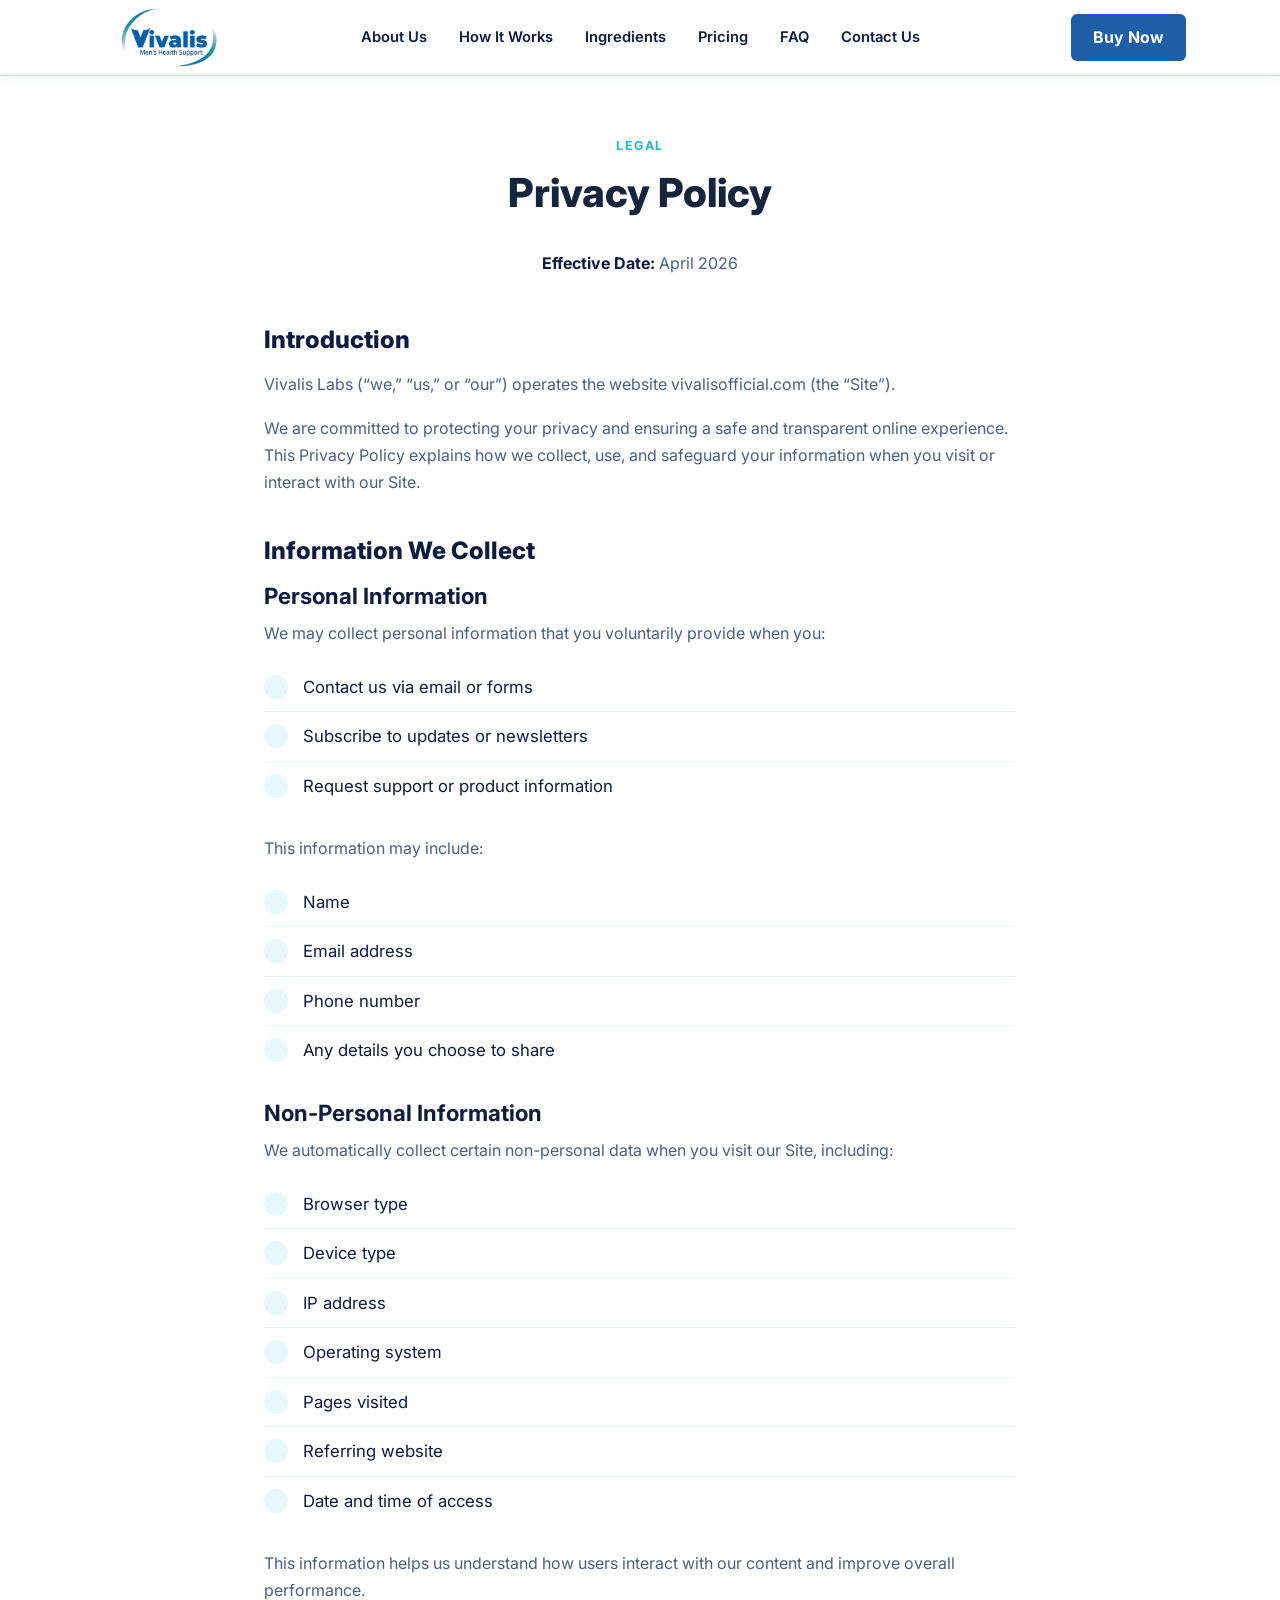
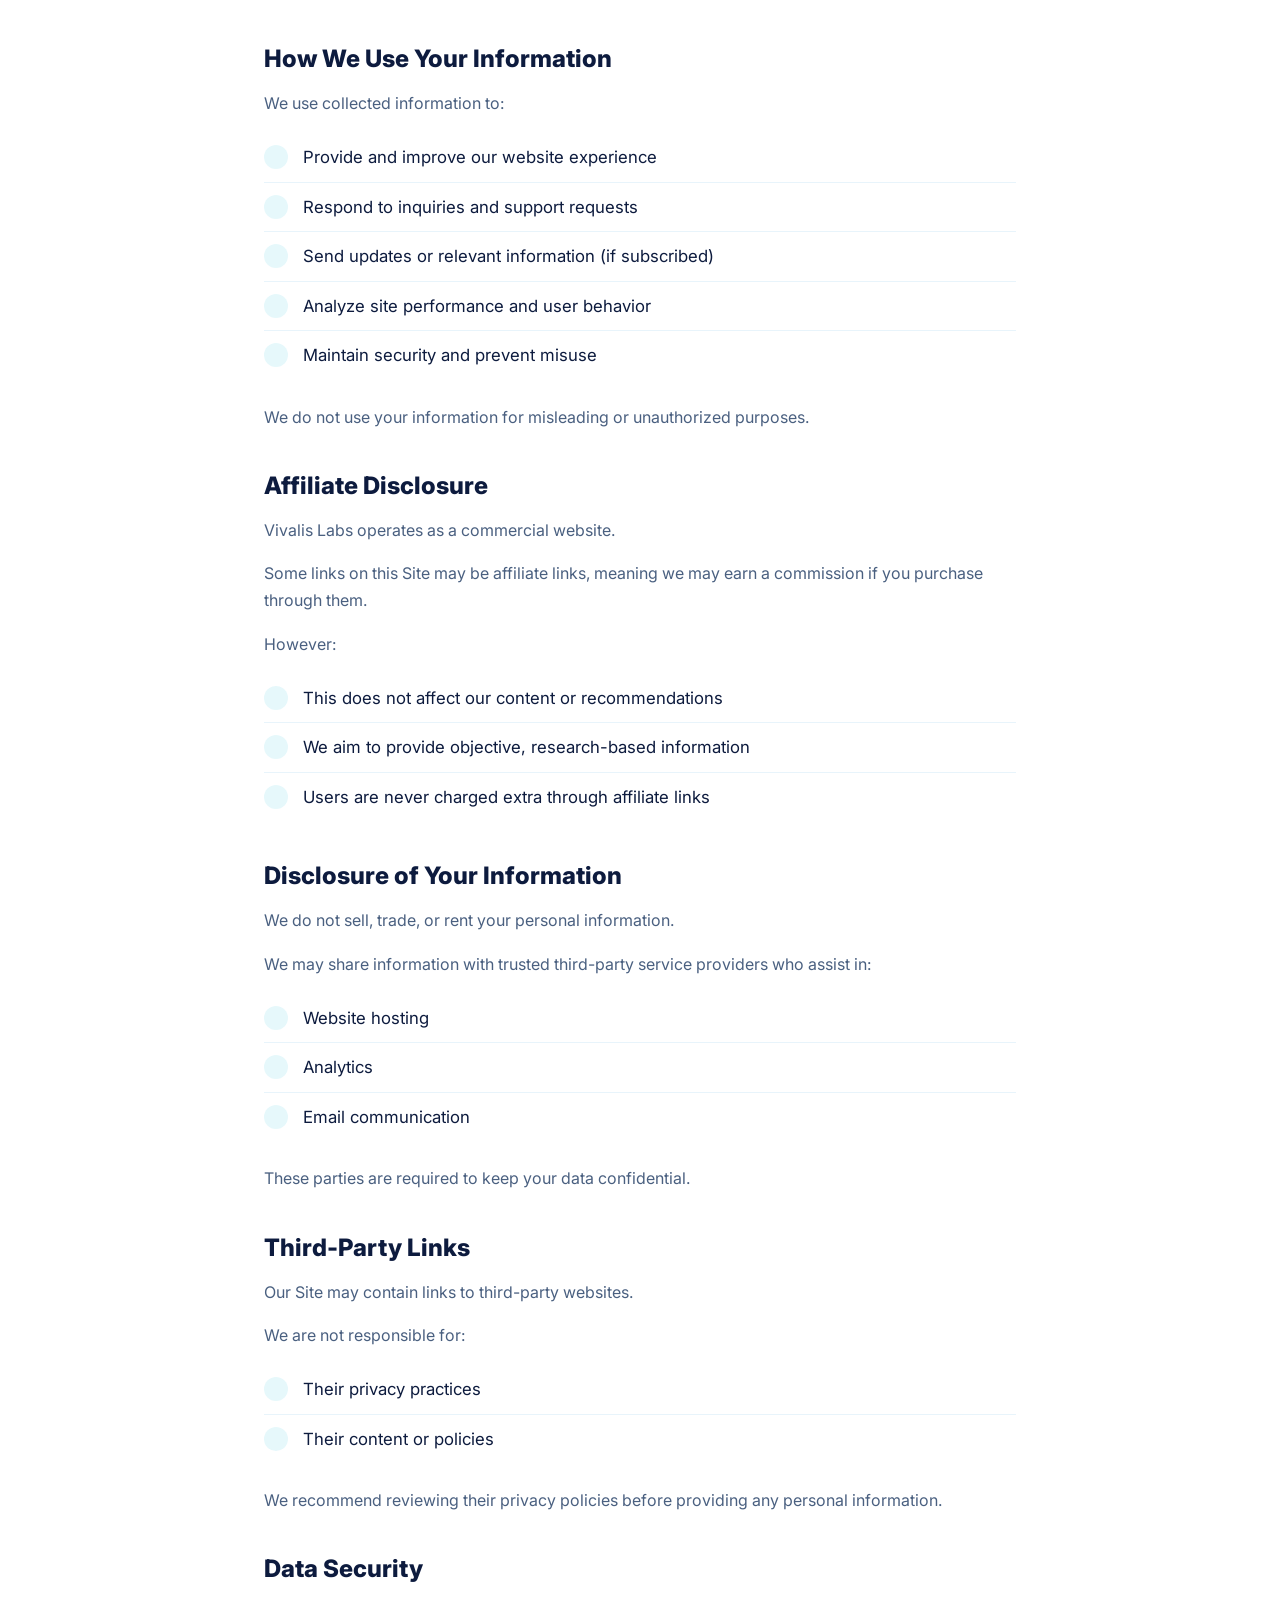
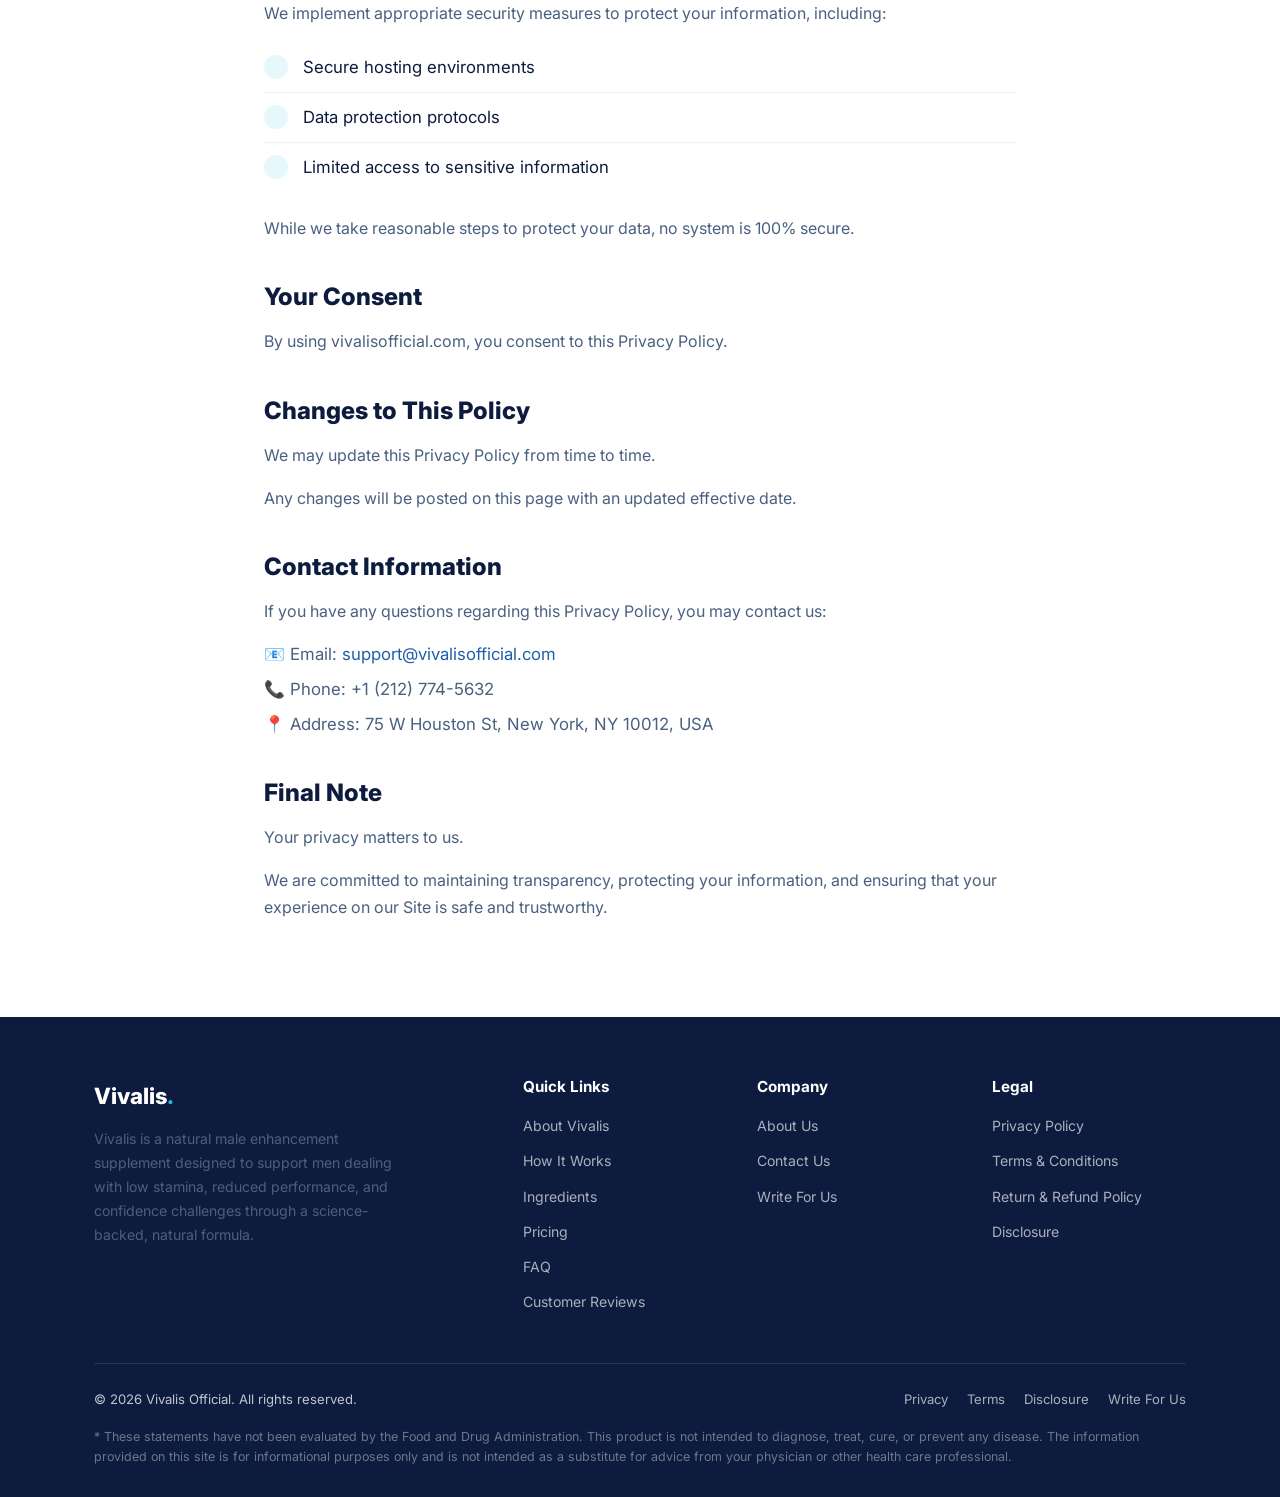
<file: privacy-policy.html>
<!DOCTYPE html>
<html lang="en">

<head>
    <!-- Microsoft Clarity -->
    <script type="text/javascript">
        (function(c,l,a,r,i,t,y){
            c[a]=c[a]||function(){(c[a].q=c[a].q||[]).push(arguments)};
            t=l.createElement(r);t.async=1;t.src="https://www.clarity.ms/tag/"+i;
            y=l.getElementsByTagName(r)[0];y.parentNode.insertBefore(t,y);
        })(window, document, "clarity", "script", "wotnv7bta0");
    </script>

    <!-- Google tag (gtag.js) -->
    <script async src="https://www.googletagmanager.com/gtag/js?id=G-R9YK23FQGX"></script>
    <script>
      window.dataLayer = window.dataLayer || [];
      function gtag(){dataLayer.push(arguments);}
      gtag('js', new Date());

      gtag('config', 'G-R9YK23FQGX');
    </script>
  <!-- ================== BASIC SEO META ================== -->
  <title>Privacy Policy - Vivalis Official Website</title>

  <meta name="description"
    content="Vivalis Privacy Policy. We are committed to protecting your privacy and ensuring a safe and transparent online experience.">

  <meta name="keywords"
    content="Vivalis, Vivalis supplement, natural male enhancement, male vitality, stamina support, Vivalis official website, Vivalis pills, Vivalis capsules, Vivalis reviews">

  <meta name="robots" content="index,follow">
  <meta name="viewport" content="width=device-width, initial-scale=1">
  <meta charset="UTF-8">

  <!-- Canonical URL (edit to your live URL) -->
  <link rel="canonical" href="https://www.vivalisofficial.com/privacy-policy.html">

  <!-- ================ OPEN GRAPH (FACEBOOK & SOCIAL) ================ -->
  <meta property="og:type" content="website">
  <meta property="og:title" content="Privacy Policy - Vivalis Official Website">
  <meta property="og:description"
    content="Vivalis Privacy Policy. We are committed to protecting your privacy and ensuring a safe and transparent online experience.">
  <meta property="og:url" content="https://www.vivalisofficial.com/privacy-policy.html">
  <meta property="og:image" content="https://www.vivalisofficial.com/Images/hero-section-bottle.webp">
  <meta property="og:site_name" content="Vivalis">
  <meta property="og:locale" content="en_US">

  <!-- Article meta (last updated) -->
  <meta property="article:modified_time" content="2026-05-04T00:00:00+05:45">

  <!-- ================== TWITTER CARD ================== -->
  <meta name="twitter:card" content="summary_large_image">
  <meta name="twitter:title" content="Privacy Policy - Vivalis Official Website">
  <meta name="twitter:description"
    content="Vivalis Privacy Policy. We are committed to protecting your privacy and ensuring a safe and transparent online experience.">
  <meta name="twitter:image" content="https://www.vivalisofficial.com/Images/hero-section-bottle.webp">
  <meta name="twitter:site" content="@vivalisofficial">

  <!-- ================== LOCAL / BUSINESS (USA) ================== -->
  <meta name="geo.region" content="US">
  <meta name="geo.placename" content="United States">
  <meta name="geo.position" content="39.8283;-98.5795">
  <meta name="ICBM" content="39.8283, -98.5795">

  <link rel="icon" type="image/x-icon" href="favicon.ico?v=2">
  <link rel="shortcut icon" href="favicon.ico?v=2">
  <link rel="stylesheet" href="css/style.css">
</head>

<body>

    <header id="site-header">
        <div class="container nav-inner">
            <a href="index.html" class="nav-logo">
                <img src="Images/vivalis-official-logo.webp" alt="Vivalis Official Logo">
            </a>
            <nav class="nav-links">
                <a href="about-us.html">About Us</a>
                <a href="index.html#how-it-works">How It Works</a>
                <a href="index.html#ingredients">Ingredients</a>
                <a href="index.html#pricing">Pricing</a>
                <a href="index.html#faq">FAQ</a>
                <a href="contact-us.html">Contact Us</a>
                <a href="https://secureofficialsite.store/buy-vivalis" class="nav-cta nav-cta-mobile">Buy Now</a>
            </nav>
            <div class="nav-actions">
                <a href="https://secureofficialsite.store/buy-vivalis" class="nav-cta nav-cta-desktop">Buy Now</a>
                <button class="nav-toggle" aria-label="Toggle Navigation">
                    <span></span>
                    <span></span>
                    <span></span>
                </button>
            </div>
        </div>
    </header>

    <main>
        <section id="privacy" style="padding-top: 60px; padding-bottom: 80px;">
            <div class="container" style="max-width: 800px; margin: 0 auto;">
                <span class="section-label" style="text-align: center; display: block;">Legal</span>
                <h2 style="font-size: 2.5rem; text-align: center; margin-bottom: 2rem;">Privacy Policy</h2>
                <p style="text-align: center; color: var(--slate); margin-bottom: 3rem;"><strong>Effective Date:</strong> April 2026</p>

                <h2 style="margin-top: 2rem; font-size: 1.5rem; color: var(--navy); margin-bottom: 1rem;">Introduction</h2>
                <p>Vivalis Labs (“we,” “us,” or “our”) operates the website vivalisofficial.com (the “Site”).</p>
                <p>We are committed to protecting your privacy and ensuring a safe and transparent online experience. This Privacy Policy explains how we collect, use, and safeguard your information when you visit or interact with our Site.</p>

                <h2 style="margin-top: 2.5rem; font-size: 1.5rem; color: var(--navy); margin-bottom: 1rem;">Information We Collect</h2>
                <h3 style="margin-top: 1rem; color: var(--navy); font-weight: 700; margin-bottom: 0.6rem;">Personal Information</h3>
                <p>We may collect personal information that you voluntarily provide when you:</p>
                <ul class="results-list" style="margin-bottom: 1.5rem; margin-top: 0; padding-top: 0;">
                    <li style="padding: 10px 0;"><div class="dot"></div> Contact us via email or forms</li>
                    <li style="padding: 10px 0;"><div class="dot"></div> Subscribe to updates or newsletters</li>
                    <li style="padding: 10px 0;"><div class="dot"></div> Request support or product information</li>
                </ul>
                <p>This information may include:</p>
                <ul class="results-list" style="margin-bottom: 1.5rem; margin-top: 0;">
                    <li style="padding: 10px 0;"><div class="dot"></div> Name</li>
                    <li style="padding: 10px 0;"><div class="dot"></div> Email address</li>
                    <li style="padding: 10px 0;"><div class="dot"></div> Phone number</li>
                    <li style="padding: 10px 0;"><div class="dot"></div> Any details you choose to share</li>
                </ul>

                <h3 style="margin-top: 1.5rem; color: var(--navy); font-weight: 700; margin-bottom: 0.6rem;">Non-Personal Information</h3>
                <p>We automatically collect certain non-personal data when you visit our Site, including:</p>
                <ul class="results-list" style="margin-bottom: 1.5rem; margin-top: 0;">
                    <li style="padding: 10px 0;"><div class="dot"></div> Browser type</li>
                    <li style="padding: 10px 0;"><div class="dot"></div> Device type</li>
                    <li style="padding: 10px 0;"><div class="dot"></div> IP address</li>
                    <li style="padding: 10px 0;"><div class="dot"></div> Operating system</li>
                    <li style="padding: 10px 0;"><div class="dot"></div> Pages visited</li>
                    <li style="padding: 10px 0;"><div class="dot"></div> Referring website</li>
                    <li style="padding: 10px 0;"><div class="dot"></div> Date and time of access</li>
                </ul>
                <p>This information helps us understand how users interact with our content and improve overall performance.</p>

                <h2 style="margin-top: 2.5rem; font-size: 1.5rem; color: var(--navy); margin-bottom: 1rem;">How We Use Your Information</h2>
                <p>We use collected information to:</p>
                <ul class="results-list" style="margin-bottom: 1.5rem; margin-top: 0;">
                    <li style="padding: 10px 0;"><div class="dot"></div> Provide and improve our website experience</li>
                    <li style="padding: 10px 0;"><div class="dot"></div> Respond to inquiries and support requests</li>
                    <li style="padding: 10px 0;"><div class="dot"></div> Send updates or relevant information (if subscribed)</li>
                    <li style="padding: 10px 0;"><div class="dot"></div> Analyze site performance and user behavior</li>
                    <li style="padding: 10px 0;"><div class="dot"></div> Maintain security and prevent misuse</li>
                </ul>
                <p>We do not use your information for misleading or unauthorized purposes.</p>

                <h2 style="margin-top: 2.5rem; font-size: 1.5rem; color: var(--navy); margin-bottom: 1rem;">Affiliate Disclosure</h2>
                <p>Vivalis Labs operates as a commercial website.</p>
                <p>Some links on this Site may be affiliate links, meaning we may earn a commission if you purchase through them.</p>
                <p>However:</p>
                <ul class="results-list" style="margin-bottom: 1.5rem; margin-top: 0;">
                    <li style="padding: 10px 0;"><div class="dot"></div> This does not affect our content or recommendations</li>
                    <li style="padding: 10px 0;"><div class="dot"></div> We aim to provide objective, research-based information</li>
                    <li style="padding: 10px 0;"><div class="dot"></div> Users are never charged extra through affiliate links</li>
                </ul>

                <h2 style="margin-top: 2.5rem; font-size: 1.5rem; color: var(--navy); margin-bottom: 1rem;">Disclosure of Your Information</h2>
                <p>We do not sell, trade, or rent your personal information.</p>
                <p>We may share information with trusted third-party service providers who assist in:</p>
                <ul class="results-list" style="margin-bottom: 1.5rem; margin-top: 0;">
                    <li style="padding: 10px 0;"><div class="dot"></div> Website hosting</li>
                    <li style="padding: 10px 0;"><div class="dot"></div> Analytics</li>
                    <li style="padding: 10px 0;"><div class="dot"></div> Email communication</li>
                </ul>
                <p>These parties are required to keep your data confidential.</p>

                <h2 style="margin-top: 2.5rem; font-size: 1.5rem; color: var(--navy); margin-bottom: 1rem;">Third-Party Links</h2>
                <p>Our Site may contain links to third-party websites.</p>
                <p>We are not responsible for:</p>
                <ul class="results-list" style="margin-bottom: 1.5rem; margin-top: 0;">
                    <li style="padding: 10px 0;"><div class="dot"></div> Their privacy practices</li>
                    <li style="padding: 10px 0;"><div class="dot"></div> Their content or policies</li>
                </ul>
                <p>We recommend reviewing their privacy policies before providing any personal information.</p>

                <h2 style="margin-top: 2.5rem; font-size: 1.5rem; color: var(--navy); margin-bottom: 1rem;">Data Security</h2>
                <p>We implement appropriate security measures to protect your information, including:</p>
                <ul class="results-list" style="margin-bottom: 1.5rem; margin-top: 0;">
                    <li style="padding: 10px 0;"><div class="dot"></div> Secure hosting environments</li>
                    <li style="padding: 10px 0;"><div class="dot"></div> Data protection protocols</li>
                    <li style="padding: 10px 0;"><div class="dot"></div> Limited access to sensitive information</li>
                </ul>
                <p>While we take reasonable steps to protect your data, no system is 100% secure.</p>

                <h2 style="margin-top: 2.5rem; font-size: 1.5rem; color: var(--navy); margin-bottom: 1rem;">Your Consent</h2>
                <p>By using vivalisofficial.com, you consent to this Privacy Policy.</p>

                <h2 style="margin-top: 2.5rem; font-size: 1.5rem; color: var(--navy); margin-bottom: 1rem;">Changes to This Policy</h2>
                <p>We may update this Privacy Policy from time to time.</p>
                <p>Any changes will be posted on this page with an updated effective date.</p>

                <h2 style="margin-top: 2.5rem; font-size: 1.5rem; color: var(--navy); margin-bottom: 1rem;">Contact Information</h2>
                <p>If you have any questions regarding this Privacy Policy, you may contact us:</p>
                <ul style="list-style: none; padding-left: 0; margin-bottom: 1.5rem; color: var(--slate); font-size: 1.05rem; line-height: 1.6;">
                    <li style="margin-bottom: 0.5rem;">📧 Email: <a href="mailto:support@vivalisofficial.com" style="color: var(--royal); text-decoration: none;">support@vivalisofficial.com</a></li>
                    <li style="margin-bottom: 0.5rem;">📞 Phone: +1 (212) 774-5632</li>
                    <li style="margin-bottom: 0.5rem;">📍 Address: 75 W Houston St, New York, NY 10012, USA</li>
                </ul>

                <h2 style="margin-top: 2.5rem; font-size: 1.5rem; color: var(--navy); margin-bottom: 1rem;">Final Note</h2>
                <p>Your privacy matters to us.</p>
                <p>We are committed to maintaining transparency, protecting your information, and ensuring that your experience on our Site is safe and trustworthy.</p>
            </div>
        </section>
    </main>

    <footer id="site-footer">
        <div class="container">
            <div class="footer-inner">
                <div class="footer-brand">
                    <div class="footer-logo-text">Vivalis<span>.</span></div>
                    <p>Vivalis is a natural male enhancement supplement designed to support men dealing with low
                        stamina, reduced performance, and confidence challenges through a science-backed, natural
                        formula.</p>
                </div>
                <div class="footer-col">
                    <h4>Quick Links</h4>
                    <ul>
                        <li><a href="index.html#about">About Vivalis</a></li>
                        <li><a href="index.html#how-it-works">How It Works</a></li>
                        <li><a href="index.html#ingredients">Ingredients</a></li>
                        <li><a href="index.html#pricing">Pricing</a></li>
                        <li><a href="index.html#faq">FAQ</a></li>
                        <li><a href="index.html#reviews">Customer Reviews</a></li>
                    </ul>
                </div>
                <div class="footer-col">
                    <h4>Company</h4>
                    <ul>
                        <li><a href="about-us.html">About Us</a></li>
                        <li><a href="contact-us.html">Contact Us</a></li>
                        <li><a href="write-for-us.html">Write For Us</a></li>
                    </ul>
                </div>
                <div class="footer-col">
                    <h4>Legal</h4>
                    <ul>
                        <li><a href="privacy-policy.html">Privacy Policy</a></li>
                        <li><a href="terms-of-use.html">Terms & Conditions</a></li>
                        <li><a href="refund-policy.html">Return & Refund Policy</a></li>
                        <li><a href="disclosure.html">Disclosure</a></li>
                    </ul>
                </div>
            </div>
            <div class="footer-bottom">
                <div>&copy; 2026 Vivalis Official. All rights reserved.</div>
                <div>
                    <a href="privacy-policy.html" style="color: rgba(255,255,255,0.65); margin-left: 15px;">Privacy</a>
                    <a href="terms-of-use.html" style="color: rgba(255,255,255,0.65); margin-left: 15px;">Terms</a>
                    <a href="disclosure.html" style="color: rgba(255,255,255,0.65); margin-left: 15px;">Disclosure</a>
                    <a href="write-for-us.html" style="color: rgba(255,255,255,0.65); margin-left: 15px;">Write For Us</a>
                </div>
            </div>
            <div class="footer-disclaimer">
                * These statements have not been evaluated by the Food and Drug Administration. This product is not
                intended to diagnose, treat, cure, or prevent any disease. The information provided on this site is for
                informational purposes only and is not intended as a substitute for advice from your physician or other
                health care professional.
            </div>
        </div>
    </footer>

    <script>
        // Simple JS for mobile menu toggle
        document.querySelector('.nav-toggle').addEventListener('click', function () {
            document.querySelector('.nav-links').classList.toggle('open');
        });

        // Close menu on link click
        document.querySelectorAll('.nav-links a').forEach(link => {
            link.addEventListener('click', () => {
                navLinks.classList.remove('open');
                navToggle.classList.remove('active');
            });
        });
    </script>

</body>
</html>
</file>
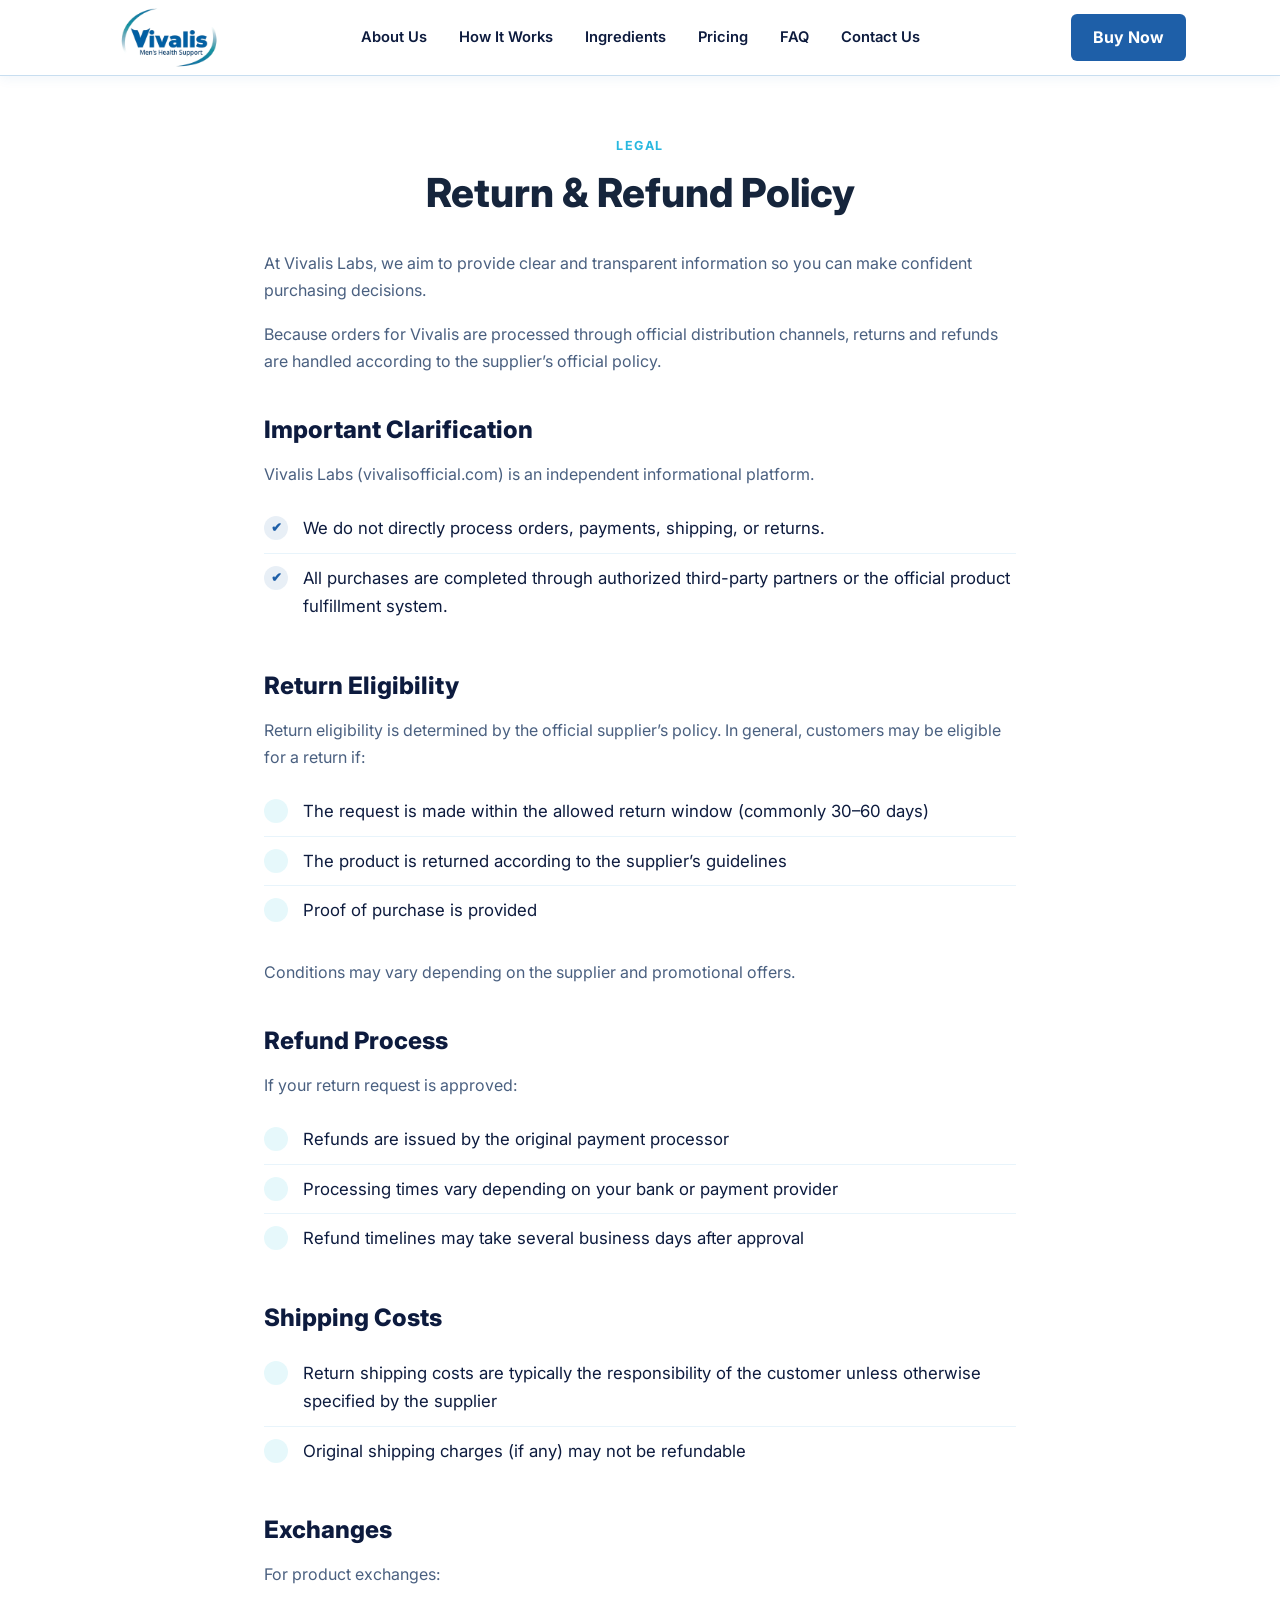
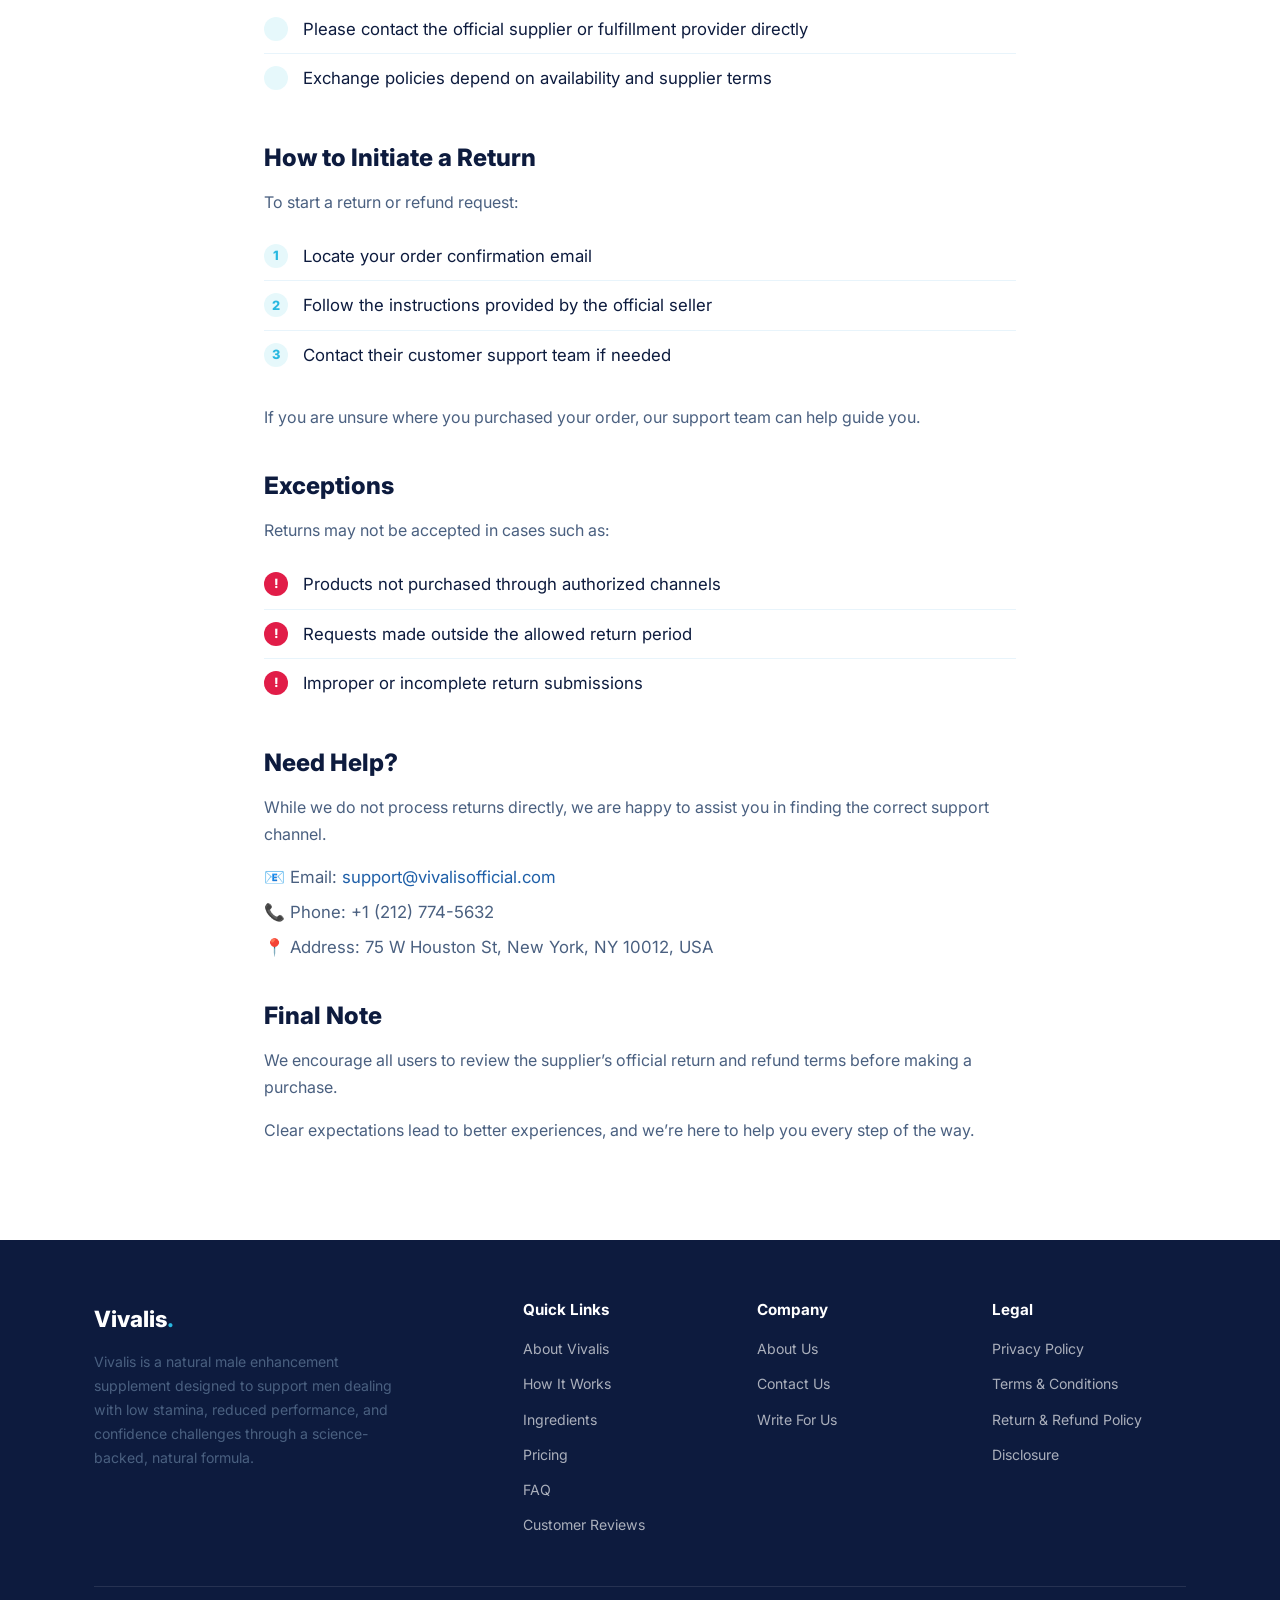
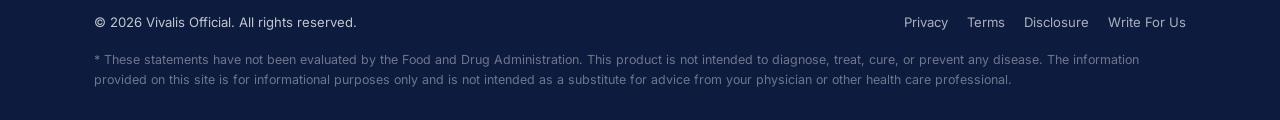
<file: refund-policy.html>
<!DOCTYPE html>
<html lang="en">

<head>
  <!-- Microsoft Clarity -->
  <script type="text/javascript">
      (function(c,l,a,r,i,t,y){
          c[a]=c[a]||function(){(c[a].q=c[a].q||[]).push(arguments)};
          t=l.createElement(r);t.async=1;t.src="https://www.clarity.ms/tag/"+i;
          y=l.getElementsByTagName(r)[0];y.parentNode.insertBefore(t,y);
      })(window, document, "clarity", "script", "wotnv7bta0");
  </script>

  <!-- Google tag (gtag.js) -->
  <script async src="https://www.googletagmanager.com/gtag/js?id=G-R9YK23FQGX"></script>
  <script>
    window.dataLayer = window.dataLayer || [];
    function gtag(){dataLayer.push(arguments);}
    gtag('js', new Date());

    gtag('config', 'G-R9YK23FQGX');
  </script>
  <!-- ================== BASIC SEO META ================== -->
  <title>Return & Refund Policy - Vivalis Official Website</title>

  <meta name="description"
    content="Vivalis Return & Refund Policy. Clear and transparent information regarding returns and refunds.">

  <meta name="keywords"
    content="Vivalis, Vivalis supplement, natural male enhancement, male vitality, stamina support, Vivalis official website, Vivalis pills, Vivalis capsules, Vivalis reviews">

  <meta name="robots" content="index,follow">
  <meta name="viewport" content="width=device-width, initial-scale=1">
  <meta charset="UTF-8">

  <!-- Canonical URL (edit to your live URL) -->
  <link rel="canonical" href="https://www.vivalisofficial.com/refund-policy.html">

  <!-- ================ OPEN GRAPH (FACEBOOK & SOCIAL) ================ -->
  <meta property="og:type" content="website">
  <meta property="og:title" content="Return & Refund Policy - Vivalis Official Website">
  <meta property="og:description"
    content="Vivalis Return & Refund Policy. Clear and transparent information regarding returns and refunds.">
  <meta property="og:url" content="https://www.vivalisofficial.com/refund-policy.html">
  <meta property="og:image" content="https://www.vivalisofficial.com/Images/hero-section-bottle.webp">
  <meta property="og:site_name" content="Vivalis">
  <meta property="og:locale" content="en_US">

  <!-- Article meta (last updated) -->
  <meta property="article:modified_time" content="2026-05-04T00:00:00+05:45">

  <!-- ================== TWITTER CARD ================== -->
  <meta name="twitter:card" content="summary_large_image">
  <meta name="twitter:title" content="Return & Refund Policy - Vivalis Official Website">
  <meta name="twitter:description"
    content="Vivalis Return & Refund Policy. Clear and transparent information regarding returns and refunds.">
  <meta name="twitter:image" content="https://www.vivalisofficial.com/Images/hero-section-bottle.webp">
  <meta name="twitter:site" content="@vivalisofficial">

  <!-- ================== LOCAL / BUSINESS (USA) ================== -->
  <meta name="geo.region" content="US">
  <meta name="geo.placename" content="United States">
  <meta name="geo.position" content="39.8283;-98.5795">
  <meta name="ICBM" content="39.8283, -98.5795">

  <link rel="icon" type="image/x-icon" href="favicon.ico?v=2">
  <link rel="shortcut icon" href="favicon.ico?v=2">
  <link rel="stylesheet" href="css/style.css">
</head>

<body>

    <header id="site-header">
        <div class="container nav-inner">
            <a href="index.html" class="nav-logo">
                <img src="Images/vivalis-official-logo.webp" alt="Vivalis Official Logo">
            </a>
            <nav class="nav-links">
                <a href="about-us.html">About Us</a>
                <a href="index.html#how-it-works">How It Works</a>
                <a href="index.html#ingredients">Ingredients</a>
                <a href="index.html#pricing">Pricing</a>
                <a href="index.html#faq">FAQ</a>
                <a href="contact-us.html">Contact Us</a>
                <a href="https://secureofficialsite.store/buy-vivalis" class="nav-cta nav-cta-mobile">Buy Now</a>
            </nav>
            <div class="nav-actions">
                <a href="https://secureofficialsite.store/buy-vivalis" class="nav-cta nav-cta-desktop">Buy Now</a>
                <button class="nav-toggle" aria-label="Toggle Navigation">
                    <span></span>
                    <span></span>
                    <span></span>
                </button>
            </div>
        </div>
    </header>

    <main>
        <section id="refund-policy" style="padding-top: 60px; padding-bottom: 80px;">
            <div class="container" style="max-width: 800px; margin: 0 auto;">
                <span class="section-label" style="text-align: center; display: block;">Legal</span>
                <h2 style="font-size: 2.5rem; text-align: center; margin-bottom: 2rem;">Return & Refund Policy</h2>
                
                <p>At Vivalis Labs, we aim to provide clear and transparent information so you can make confident purchasing decisions.</p>
                <p>Because orders for Vivalis are processed through official distribution channels, returns and refunds are handled according to the supplier’s official policy.</p>

                <h2 style="margin-top: 2.5rem; font-size: 1.5rem; color: var(--navy); margin-bottom: 1rem;">Important Clarification</h2>
                <p>Vivalis Labs (vivalisofficial.com) is an independent informational platform.</p>
                <ul class="results-list" style="margin-bottom: 1.5rem; margin-top: 0; padding-top: 0;">
                    <li style="padding: 10px 0;"><div class="dot" style="background: rgba(30, 95, 168, 0.1); color: var(--royal);">✔</div> We do not directly process orders, payments, shipping, or returns.</li>
                    <li style="padding: 10px 0;"><div class="dot" style="background: rgba(30, 95, 168, 0.1); color: var(--royal);">✔</div> All purchases are completed through authorized third-party partners or the official product fulfillment system.</li>
                </ul>

                <h2 style="margin-top: 2.5rem; font-size: 1.5rem; color: var(--navy); margin-bottom: 1rem;">Return Eligibility</h2>
                <p>Return eligibility is determined by the official supplier’s policy. In general, customers may be eligible for a return if:</p>
                <ul class="results-list" style="margin-bottom: 1.5rem; margin-top: 0;">
                    <li style="padding: 10px 0;"><div class="dot"></div> The request is made within the allowed return window (commonly 30–60 days)</li>
                    <li style="padding: 10px 0;"><div class="dot"></div> The product is returned according to the supplier’s guidelines</li>
                    <li style="padding: 10px 0;"><div class="dot"></div> Proof of purchase is provided</li>
                </ul>
                <p>Conditions may vary depending on the supplier and promotional offers.</p>

                <h2 style="margin-top: 2.5rem; font-size: 1.5rem; color: var(--navy); margin-bottom: 1rem;">Refund Process</h2>
                <p>If your return request is approved:</p>
                <ul class="results-list" style="margin-bottom: 1.5rem; margin-top: 0;">
                    <li style="padding: 10px 0;"><div class="dot"></div> Refunds are issued by the original payment processor</li>
                    <li style="padding: 10px 0;"><div class="dot"></div> Processing times vary depending on your bank or payment provider</li>
                    <li style="padding: 10px 0;"><div class="dot"></div> Refund timelines may take several business days after approval</li>
                </ul>

                <h2 style="margin-top: 2.5rem; font-size: 1.5rem; color: var(--navy); margin-bottom: 1rem;">Shipping Costs</h2>
                <ul class="results-list" style="margin-bottom: 1.5rem; margin-top: 0;">
                    <li style="padding: 10px 0;"><div class="dot"></div> Return shipping costs are typically the responsibility of the customer unless otherwise specified by the supplier</li>
                    <li style="padding: 10px 0;"><div class="dot"></div> Original shipping charges (if any) may not be refundable</li>
                </ul>

                <h2 style="margin-top: 2.5rem; font-size: 1.5rem; color: var(--navy); margin-bottom: 1rem;">Exchanges</h2>
                <p>For product exchanges:</p>
                <ul class="results-list" style="margin-bottom: 1.5rem; margin-top: 0;">
                    <li style="padding: 10px 0;"><div class="dot"></div> Please contact the official supplier or fulfillment provider directly</li>
                    <li style="padding: 10px 0;"><div class="dot"></div> Exchange policies depend on availability and supplier terms</li>
                </ul>

                <h2 style="margin-top: 2.5rem; font-size: 1.5rem; color: var(--navy); margin-bottom: 1rem;">How to Initiate a Return</h2>
                <p>To start a return or refund request:</p>
                <ul class="results-list" style="margin-bottom: 1.5rem; margin-top: 0;">
                    <li style="padding: 10px 0;"><div class="dot">1</div> Locate your order confirmation email</li>
                    <li style="padding: 10px 0;"><div class="dot">2</div> Follow the instructions provided by the official seller</li>
                    <li style="padding: 10px 0;"><div class="dot">3</div> Contact their customer support team if needed</li>
                </ul>
                <p>If you are unsure where you purchased your order, our support team can help guide you.</p>

                <h2 style="margin-top: 2.5rem; font-size: 1.5rem; color: var(--navy); margin-bottom: 1rem;">Exceptions</h2>
                <p>Returns may not be accepted in cases such as:</p>
                <ul class="results-list" style="margin-bottom: 1.5rem; margin-top: 0;">
                    <li style="padding: 10px 0;"><div class="dot" style="background: #e11d48; color: white;">!</div> Products not purchased through authorized channels</li>
                    <li style="padding: 10px 0;"><div class="dot" style="background: #e11d48; color: white;">!</div> Requests made outside the allowed return period</li>
                    <li style="padding: 10px 0;"><div class="dot" style="background: #e11d48; color: white;">!</div> Improper or incomplete return submissions</li>
                </ul>

                <h2 style="margin-top: 2.5rem; font-size: 1.5rem; color: var(--navy); margin-bottom: 1rem;">Need Help?</h2>
                <p>While we do not process returns directly, we are happy to assist you in finding the correct support channel.</p>
                <ul style="list-style: none; padding-left: 0; margin-bottom: 1.5rem; color: var(--slate); font-size: 1.05rem; line-height: 1.6;">
                    <li style="margin-bottom: 0.5rem;">📧 Email: <a href="mailto:support@vivalisofficial.com" style="color: var(--royal); text-decoration: none;">support@vivalisofficial.com</a></li>
                    <li style="margin-bottom: 0.5rem;">📞 Phone: +1 (212) 774-5632</li>
                    <li style="margin-bottom: 0.5rem;">📍 Address: 75 W Houston St, New York, NY 10012, USA</li>
                </ul>

                <h2 style="margin-top: 2.5rem; font-size: 1.5rem; color: var(--navy); margin-bottom: 1rem;">Final Note</h2>
                <p>We encourage all users to review the supplier’s official return and refund terms before making a purchase.</p>
                <p>Clear expectations lead to better experiences, and we’re here to help you every step of the way.</p>
            </div>
        </section>
    </main>

    <footer id="site-footer">
        <div class="container">
            <div class="footer-inner">
                <div class="footer-brand">
                    <div class="footer-logo-text">Vivalis<span>.</span></div>
                    <p>Vivalis is a natural male enhancement supplement designed to support men dealing with low
                        stamina, reduced performance, and confidence challenges through a science-backed, natural
                        formula.</p>
                </div>
                <div class="footer-col">
                    <h4>Quick Links</h4>
                    <ul>
                        <li><a href="index.html#about">About Vivalis</a></li>
                        <li><a href="index.html#how-it-works">How It Works</a></li>
                        <li><a href="index.html#ingredients">Ingredients</a></li>
                        <li><a href="index.html#pricing">Pricing</a></li>
                        <li><a href="index.html#faq">FAQ</a></li>
                        <li><a href="index.html#reviews">Customer Reviews</a></li>
                    </ul>
                </div>
                <div class="footer-col">
                    <h4>Company</h4>
                    <ul>
                        <li><a href="about-us.html">About Us</a></li>
                        <li><a href="contact-us.html">Contact Us</a></li>
                        <li><a href="write-for-us.html">Write For Us</a></li>
                    </ul>
                </div>
                <div class="footer-col">
                    <h4>Legal</h4>
                    <ul>
                        <li><a href="privacy-policy.html">Privacy Policy</a></li>
                        <li><a href="terms-of-use.html">Terms & Conditions</a></li>
                        <li><a href="refund-policy.html">Return & Refund Policy</a></li>
                        <li><a href="disclosure.html">Disclosure</a></li>
                    </ul>
                </div>
            </div>
            <div class="footer-bottom">
                <div>&copy; 2026 Vivalis Official. All rights reserved.</div>
                <div>
                    <a href="privacy-policy.html" style="color: rgba(255,255,255,0.65); margin-left: 15px;">Privacy</a>
                    <a href="terms-of-use.html" style="color: rgba(255,255,255,0.65); margin-left: 15px;">Terms</a>
                    <a href="disclosure.html" style="color: rgba(255,255,255,0.65); margin-left: 15px;">Disclosure</a>
                    <a href="write-for-us.html" style="color: rgba(255,255,255,0.65); margin-left: 15px;">Write For Us</a>
                </div>
            </div>
            <div class="footer-disclaimer">
                * These statements have not been evaluated by the Food and Drug Administration. This product is not
                intended to diagnose, treat, cure, or prevent any disease. The information provided on this site is for
                informational purposes only and is not intended as a substitute for advice from your physician or other
                health care professional.
            </div>
        </div>
    </footer>

    <script>
        // Simple JS for mobile menu toggle
        const navToggle = document.querySelector('.nav-toggle');
        const navLinks = document.querySelector('.nav-links');
        
        navToggle.addEventListener('click', function () {
            navLinks.classList.toggle('open');
            this.classList.toggle('active');
        });

        // Close menu on link click
        document.querySelectorAll('.nav-links a').forEach(link => {
            link.addEventListener('click', () => {
                navLinks.classList.remove('open');
                navToggle.classList.remove('active');
            });
        });
    </script>

</body>

</html>
</file>
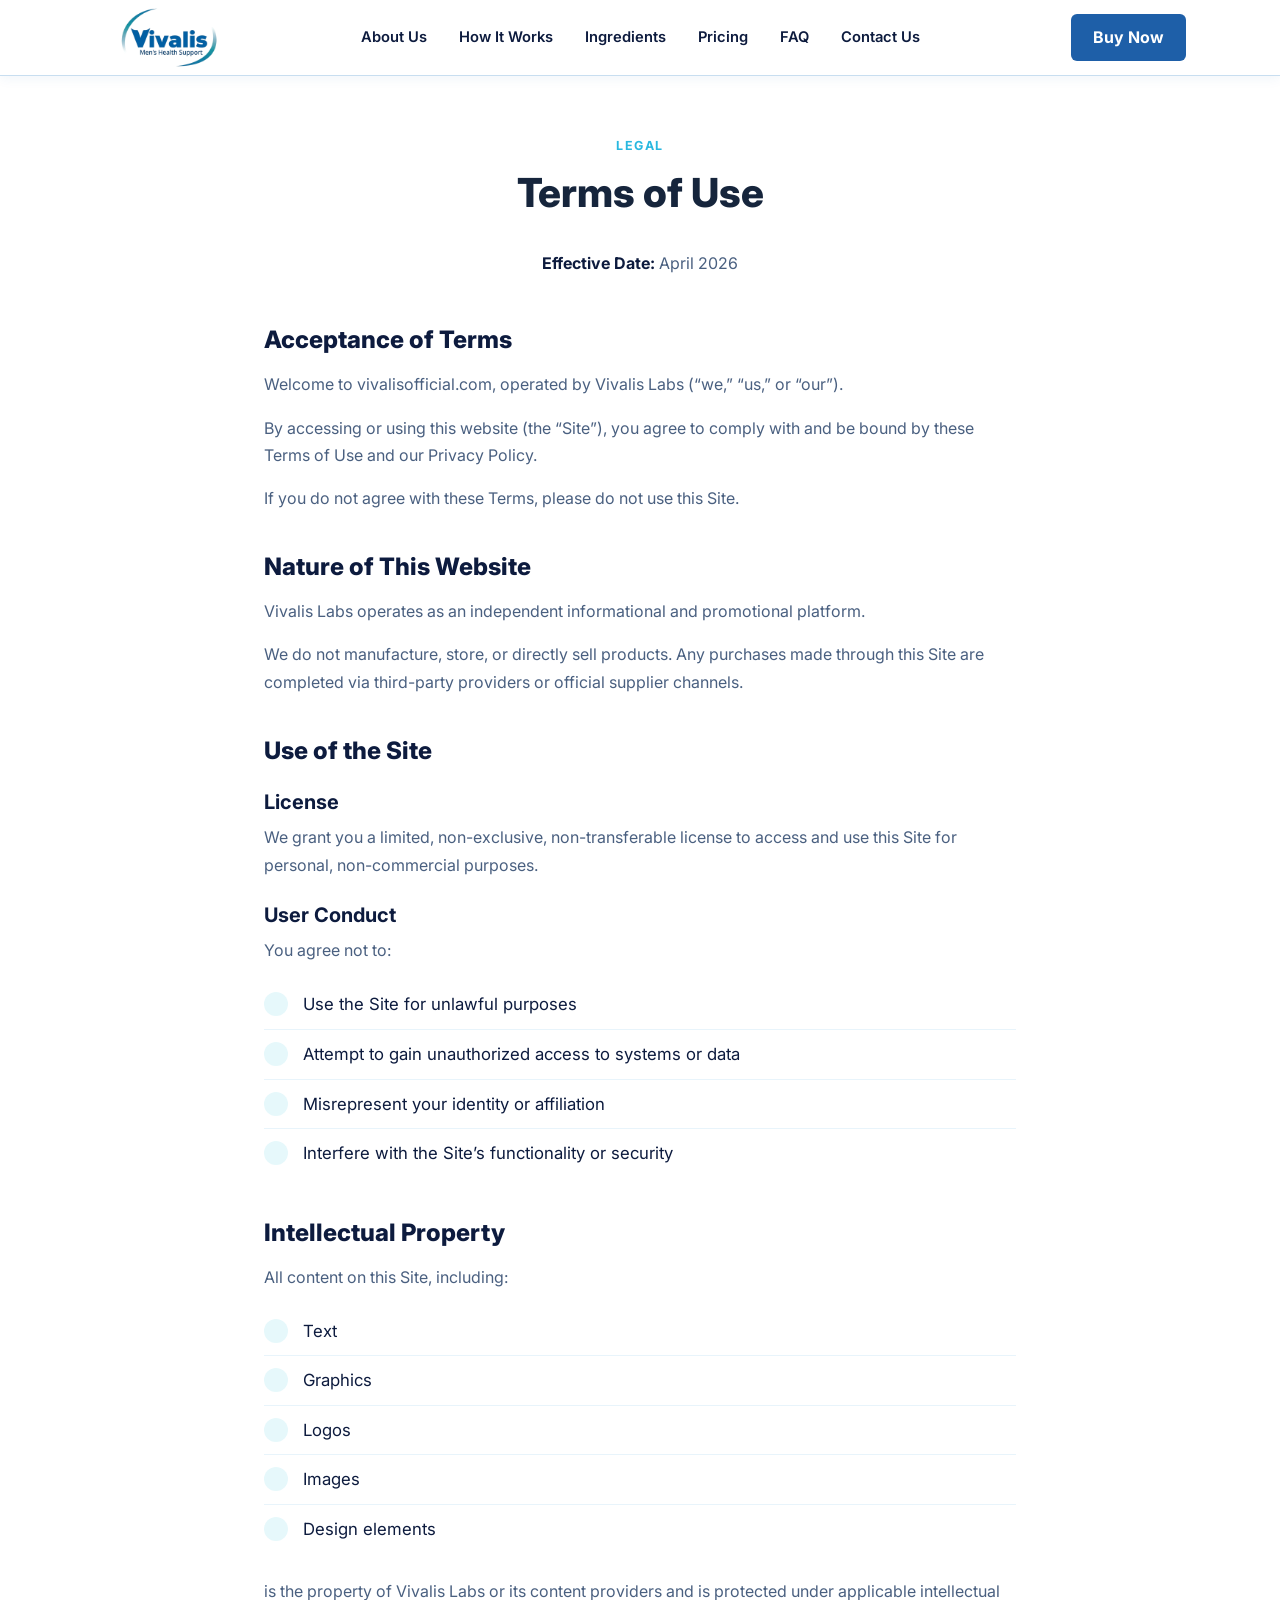
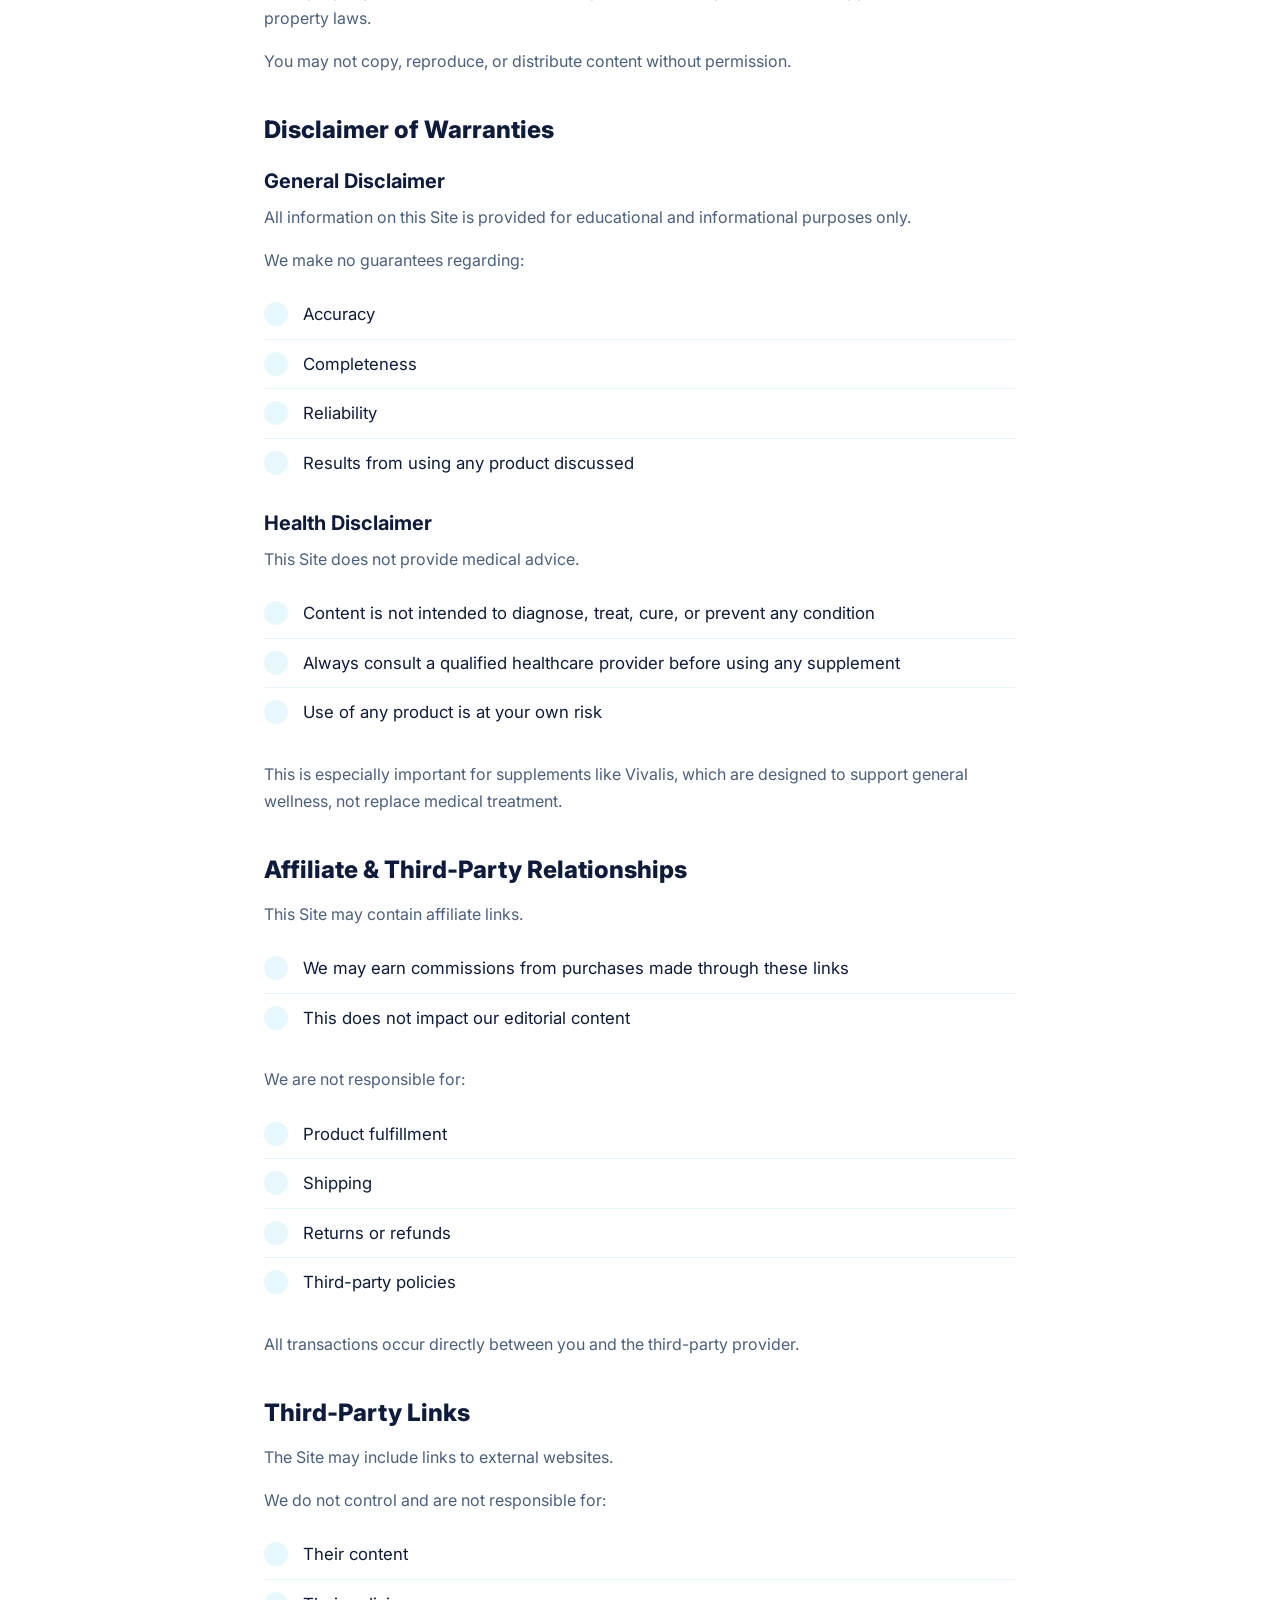
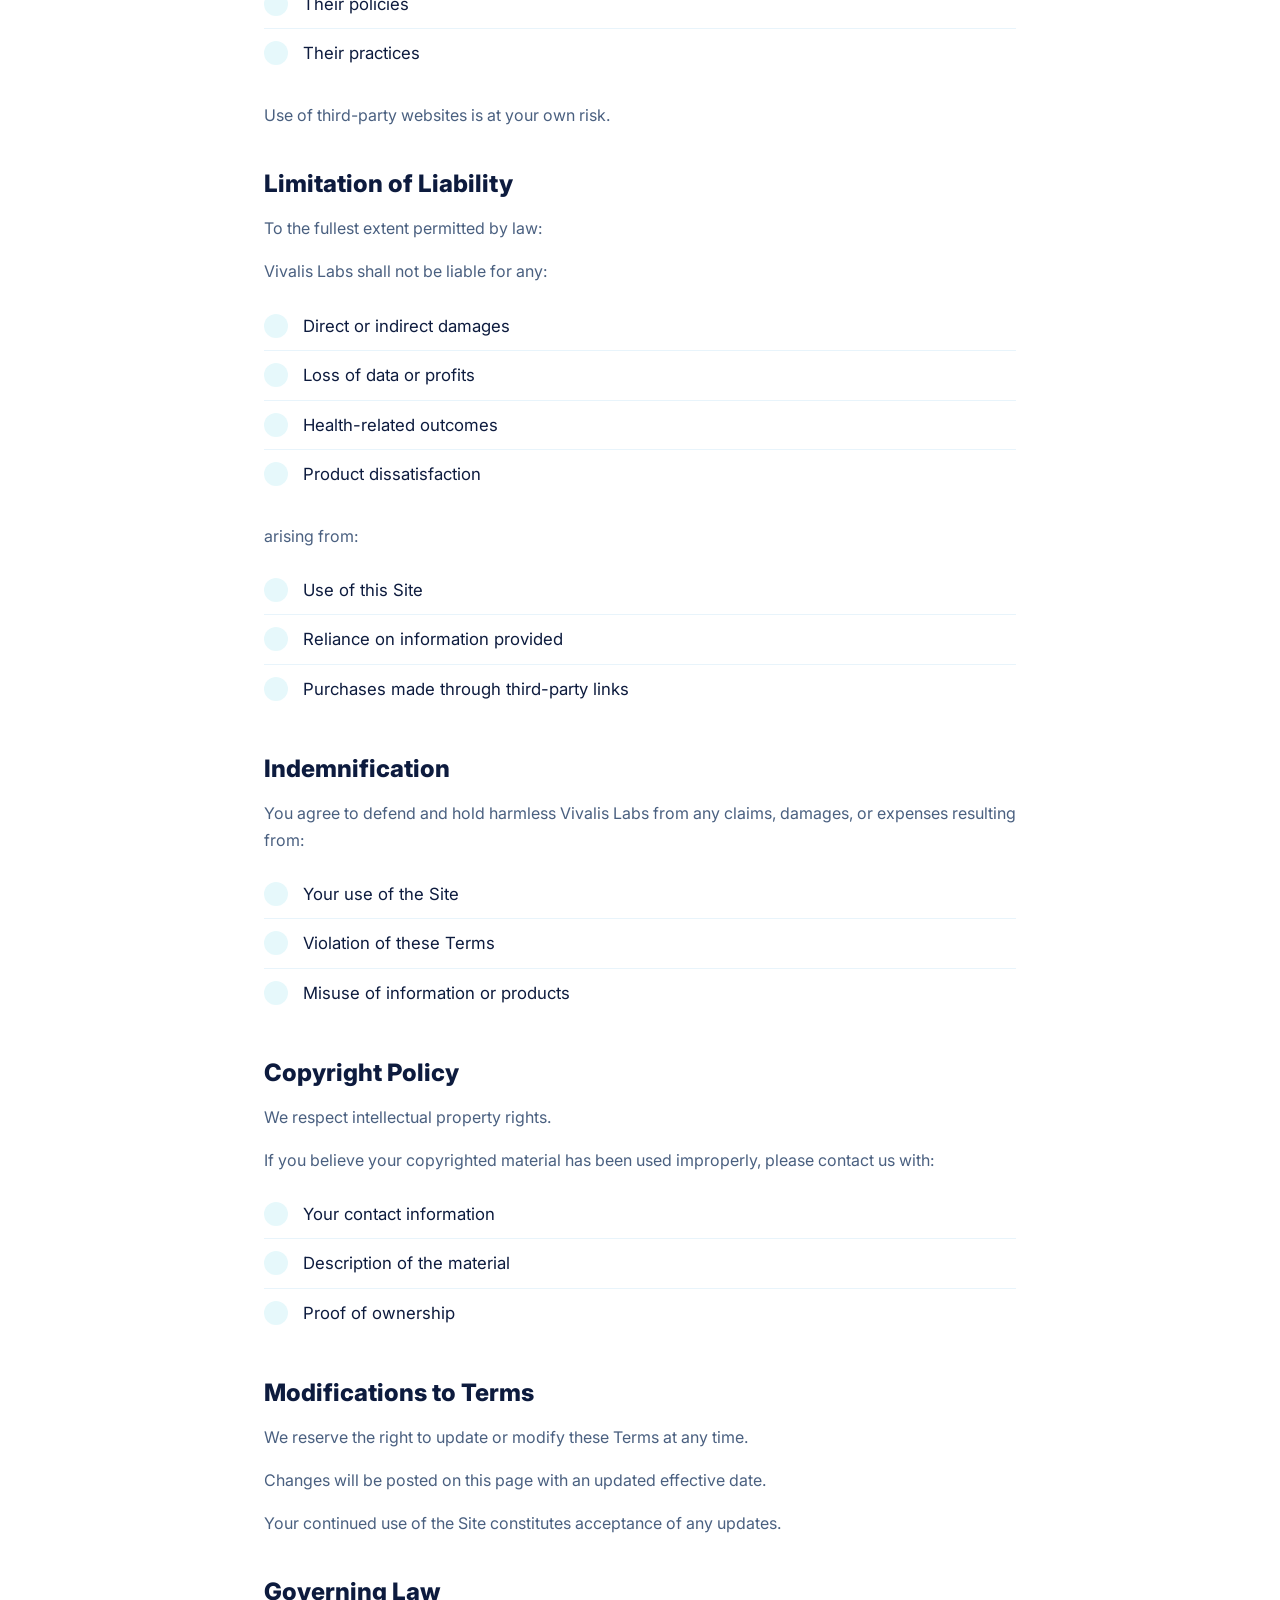
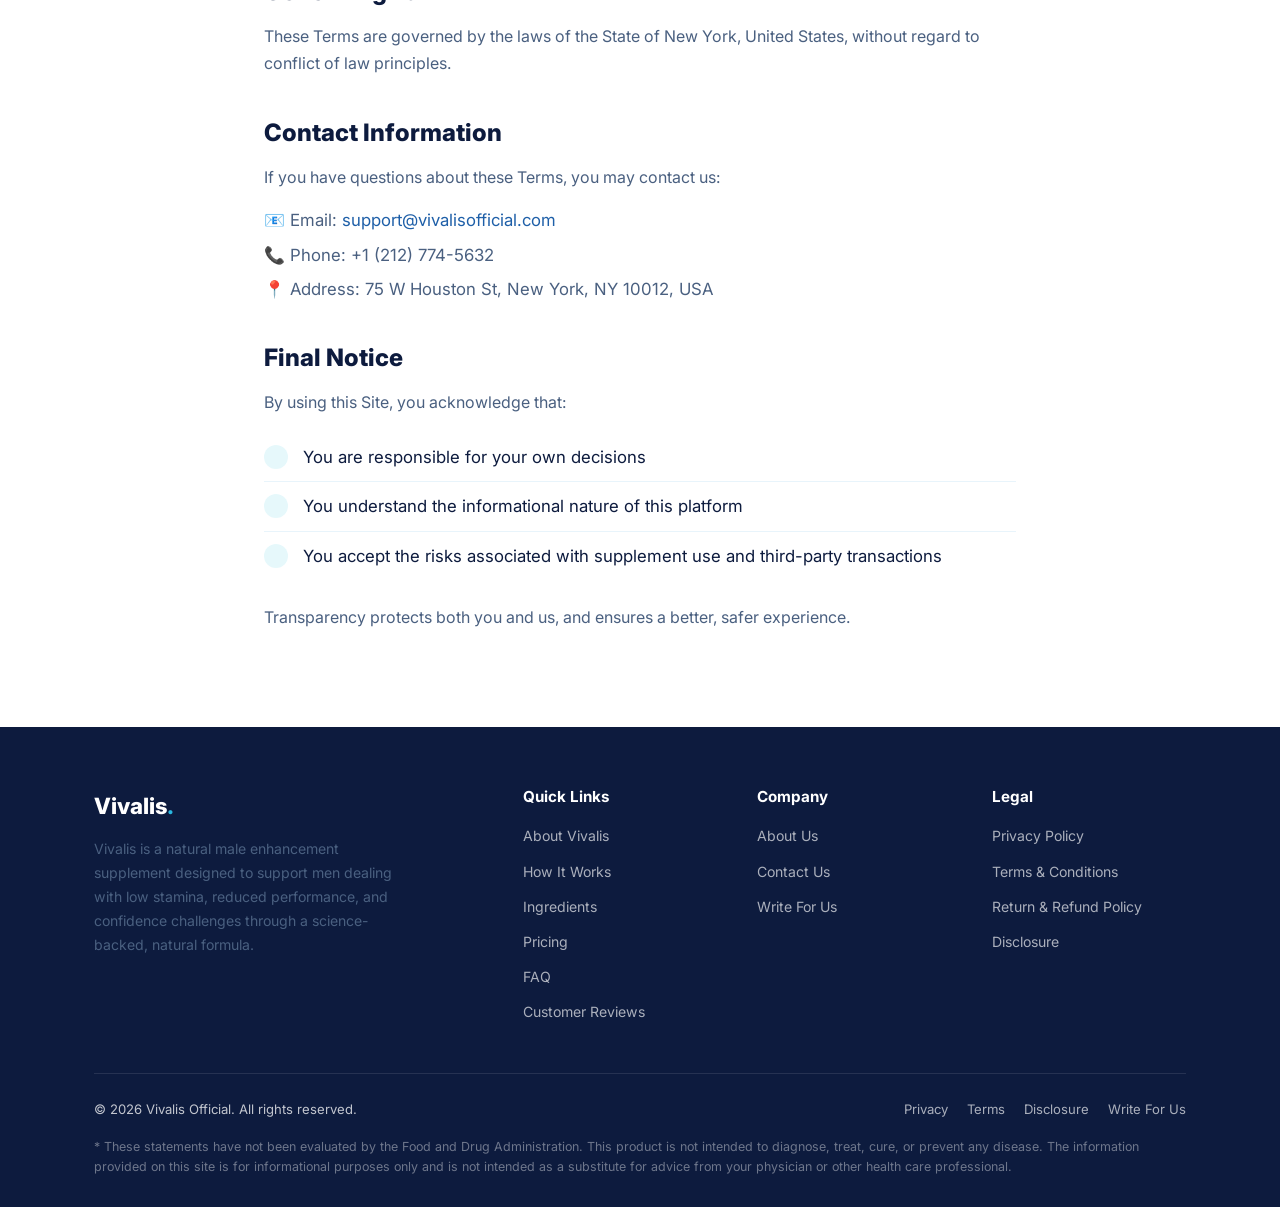
<file: terms-of-use.html>
<!DOCTYPE html>
<html lang="en">

<head>
    <!-- Microsoft Clarity -->
    <script type="text/javascript">
        (function(c,l,a,r,i,t,y){
            c[a]=c[a]||function(){(c[a].q=c[a].q||[]).push(arguments)};
            t=l.createElement(r);t.async=1;t.src="https://www.clarity.ms/tag/"+i;
            y=l.getElementsByTagName(r)[0];y.parentNode.insertBefore(t,y);
        })(window, document, "clarity", "script", "wotnv7bta0");
    </script>

    <!-- Google tag (gtag.js) -->
    <script async src="https://www.googletagmanager.com/gtag/js?id=G-R9YK23FQGX"></script>
    <script>
      window.dataLayer = window.dataLayer || [];
      function gtag(){dataLayer.push(arguments);}
      gtag('js', new Date());

      gtag('config', 'G-R9YK23FQGX');
    </script>
  <!-- ================== BASIC SEO META ================== -->
  <title>Terms of Use - Vivalis Official Website</title>

  <meta name="description"
    content="Vivalis Terms of Use. By accessing or using this website, you agree to comply with and be bound by these Terms of Use.">

  <meta name="keywords"
    content="Vivalis, Vivalis supplement, natural male enhancement, male vitality, stamina support, Vivalis official website, Vivalis pills, Vivalis capsules, Vivalis reviews">

  <meta name="robots" content="index,follow">
  <meta name="viewport" content="width=device-width, initial-scale=1">
  <meta charset="UTF-8">

  <!-- Canonical URL (edit to your live URL) -->
  <link rel="canonical" href="https://www.vivalisofficial.com/terms-of-use.html">

  <!-- ================ OPEN GRAPH (FACEBOOK & SOCIAL) ================ -->
  <meta property="og:type" content="website">
  <meta property="og:title" content="Terms of Use - Vivalis Official Website">
  <meta property="og:description"
    content="Vivalis Terms of Use. By accessing or using this website, you agree to comply with and be bound by these Terms of Use.">
  <meta property="og:url" content="https://www.vivalisofficial.com/terms-of-use.html">
  <meta property="og:image" content="https://www.vivalisofficial.com/Images/hero-section-bottle.webp">
  <meta property="og:site_name" content="Vivalis">
  <meta property="og:locale" content="en_US">

  <!-- Article meta (last updated) -->
  <meta property="article:modified_time" content="2026-05-04T00:00:00+05:45">

  <!-- ================== TWITTER CARD ================== -->
  <meta name="twitter:card" content="summary_large_image">
  <meta name="twitter:title" content="Terms of Use - Vivalis Official Website">
  <meta name="twitter:description"
    content="Vivalis Terms of Use. By accessing or using this website, you agree to comply with and be bound by these Terms of Use.">
  <meta name="twitter:image" content="https://www.vivalisofficial.com/Images/hero-section-bottle.webp">
  <meta name="twitter:site" content="@vivalisofficial">

  <!-- ================== LOCAL / BUSINESS (USA) ================== -->
  <meta name="geo.region" content="US">
  <meta name="geo.placename" content="United States">
  <meta name="geo.position" content="39.8283;-98.5795">
  <meta name="ICBM" content="39.8283, -98.5795">

  <link rel="icon" type="image/x-icon" href="favicon.ico?v=2">
  <link rel="shortcut icon" href="favicon.ico?v=2">
  <link rel="stylesheet" href="css/style.css">
</head>

<body>

    <header id="site-header">
        <div class="container nav-inner">
            <a href="index.html" class="nav-logo">
                <img src="Images/vivalis-official-logo.webp" alt="Vivalis Official Logo">
            </a>
            <nav class="nav-links">
                <a href="about-us.html">About Us</a>
                <a href="index.html#how-it-works">How It Works</a>
                <a href="index.html#ingredients">Ingredients</a>
                <a href="index.html#pricing">Pricing</a>
                <a href="index.html#faq">FAQ</a>
                <a href="contact-us.html">Contact Us</a>
                <a href="https://secureofficialsite.store/buy-vivalis" class="nav-cta nav-cta-mobile">Buy Now</a>
            </nav>
            <div class="nav-actions">
                <a href="https://secureofficialsite.store/buy-vivalis" class="nav-cta nav-cta-desktop">Buy Now</a>
                <button class="nav-toggle" aria-label="Toggle Navigation">
                    <span></span>
                    <span></span>
                    <span></span>
                </button>
            </div>
        </div>
    </header>

    <main>
        <section id="terms" style="padding-top: 60px; padding-bottom: 80px;">
            <div class="container" style="max-width: 800px; margin: 0 auto;">
                <span class="section-label" style="text-align: center; display: block;">Legal</span>
                <h2 style="font-size: 2.5rem; text-align: center; margin-bottom: 2rem;">Terms of Use</h2>
                <p style="text-align: center; color: var(--slate); margin-bottom: 3rem;"><strong>Effective Date:</strong> April 2026</p>

                <h2 style="margin-top: 2rem; font-size: 1.5rem; color: var(--navy); margin-bottom: 1rem;">Acceptance of Terms</h2>
                <p>Welcome to vivalisofficial.com, operated by Vivalis Labs (“we,” “us,” or “our”).</p>
                <p>By accessing or using this website (the “Site”), you agree to comply with and be bound by these Terms of Use and our Privacy Policy.</p>
                <p>If you do not agree with these Terms, please do not use this Site.</p>

                <h2 style="margin-top: 2.5rem; font-size: 1.5rem; color: var(--navy); margin-bottom: 1rem;">Nature of This Website</h2>
                <p>Vivalis Labs operates as an independent informational and promotional platform.</p>
                <p>We do not manufacture, store, or directly sell products. Any purchases made through this Site are completed via third-party providers or official supplier channels.</p>

                <h2 style="margin-top: 2.5rem; font-size: 1.5rem; color: var(--navy); margin-bottom: 1rem;">Use of the Site</h2>
                <h3 style="margin-top: 1.5rem; color: var(--navy); font-size: 1.25rem; font-weight: 700; margin-bottom: 0.6rem;">License</h3>
                <p>We grant you a limited, non-exclusive, non-transferable license to access and use this Site for personal, non-commercial purposes.</p>

                <h3 style="margin-top: 1.5rem; color: var(--navy); font-size: 1.25rem; font-weight: 700; margin-bottom: 0.6rem;">User Conduct</h3>
                <p>You agree not to:</p>
                <ul class="results-list" style="margin-bottom: 1.5rem; margin-top: 0; padding-top: 0;">
                    <li style="padding: 10px 0;"><div class="dot"></div> Use the Site for unlawful purposes</li>
                    <li style="padding: 10px 0;"><div class="dot"></div> Attempt to gain unauthorized access to systems or data</li>
                    <li style="padding: 10px 0;"><div class="dot"></div> Misrepresent your identity or affiliation</li>
                    <li style="padding: 10px 0;"><div class="dot"></div> Interfere with the Site’s functionality or security</li>
                </ul>

                <h2 style="margin-top: 2.5rem; font-size: 1.5rem; color: var(--navy); margin-bottom: 1rem;">Intellectual Property</h2>
                <p>All content on this Site, including:</p>
                <ul class="results-list" style="margin-bottom: 1.5rem; margin-top: 0;">
                    <li style="padding: 10px 0;"><div class="dot"></div> Text</li>
                    <li style="padding: 10px 0;"><div class="dot"></div> Graphics</li>
                    <li style="padding: 10px 0;"><div class="dot"></div> Logos</li>
                    <li style="padding: 10px 0;"><div class="dot"></div> Images</li>
                    <li style="padding: 10px 0;"><div class="dot"></div> Design elements</li>
                </ul>
                <p>is the property of Vivalis Labs or its content providers and is protected under applicable intellectual property laws.</p>
                <p>You may not copy, reproduce, or distribute content without permission.</p>

                <h2 style="margin-top: 2.5rem; font-size: 1.5rem; color: var(--navy); margin-bottom: 1rem;">Disclaimer of Warranties</h2>
                <h3 style="margin-top: 1.5rem; color: var(--navy); font-size: 1.25rem; font-weight: 700; margin-bottom: 0.6rem;">General Disclaimer</h3>
                <p>All information on this Site is provided for educational and informational purposes only.</p>
                <p>We make no guarantees regarding:</p>
                <ul class="results-list" style="margin-bottom: 1.5rem; margin-top: 0;">
                    <li style="padding: 10px 0;"><div class="dot"></div> Accuracy</li>
                    <li style="padding: 10px 0;"><div class="dot"></div> Completeness</li>
                    <li style="padding: 10px 0;"><div class="dot"></div> Reliability</li>
                    <li style="padding: 10px 0;"><div class="dot"></div> Results from using any product discussed</li>
                </ul>

                <h3 style="margin-top: 1.5rem; color: var(--navy); font-size: 1.25rem; font-weight: 700; margin-bottom: 0.6rem;">Health Disclaimer</h3>
                <p>This Site does not provide medical advice.</p>
                <ul class="results-list" style="margin-bottom: 1.5rem; margin-top: 0;">
                    <li style="padding: 10px 0;"><div class="dot"></div> Content is not intended to diagnose, treat, cure, or prevent any condition</li>
                    <li style="padding: 10px 0;"><div class="dot"></div> Always consult a qualified healthcare provider before using any supplement</li>
                    <li style="padding: 10px 0;"><div class="dot"></div> Use of any product is at your own risk</li>
                </ul>
                <p>This is especially important for supplements like Vivalis, which are designed to support general wellness, not replace medical treatment.</p>

                <h2 style="margin-top: 2.5rem; font-size: 1.5rem; color: var(--navy); margin-bottom: 1rem;">Affiliate & Third-Party Relationships</h2>
                <p>This Site may contain affiliate links.</p>
                <ul class="results-list" style="margin-bottom: 1.5rem; margin-top: 0;">
                    <li style="padding: 10px 0;"><div class="dot"></div> We may earn commissions from purchases made through these links</li>
                    <li style="padding: 10px 0;"><div class="dot"></div> This does not impact our editorial content</li>
                </ul>
                <p>We are not responsible for:</p>
                <ul class="results-list" style="margin-bottom: 1.5rem; margin-top: 0;">
                    <li style="padding: 10px 0;"><div class="dot"></div> Product fulfillment</li>
                    <li style="padding: 10px 0;"><div class="dot"></div> Shipping</li>
                    <li style="padding: 10px 0;"><div class="dot"></div> Returns or refunds</li>
                    <li style="padding: 10px 0;"><div class="dot"></div> Third-party policies</li>
                </ul>
                <p>All transactions occur directly between you and the third-party provider.</p>

                <h2 style="margin-top: 2.5rem; font-size: 1.5rem; color: var(--navy); margin-bottom: 1rem;">Third-Party Links</h2>
                <p>The Site may include links to external websites.</p>
                <p>We do not control and are not responsible for:</p>
                <ul class="results-list" style="margin-bottom: 1.5rem; margin-top: 0;">
                    <li style="padding: 10px 0;"><div class="dot"></div> Their content</li>
                    <li style="padding: 10px 0;"><div class="dot"></div> Their policies</li>
                    <li style="padding: 10px 0;"><div class="dot"></div> Their practices</li>
                </ul>
                <p>Use of third-party websites is at your own risk.</p>

                <h2 style="margin-top: 2.5rem; font-size: 1.5rem; color: var(--navy); margin-bottom: 1rem;">Limitation of Liability</h2>
                <p>To the fullest extent permitted by law:</p>
                <p>Vivalis Labs shall not be liable for any:</p>
                <ul class="results-list" style="margin-bottom: 1.5rem; margin-top: 0;">
                    <li style="padding: 10px 0;"><div class="dot"></div> Direct or indirect damages</li>
                    <li style="padding: 10px 0;"><div class="dot"></div> Loss of data or profits</li>
                    <li style="padding: 10px 0;"><div class="dot"></div> Health-related outcomes</li>
                    <li style="padding: 10px 0;"><div class="dot"></div> Product dissatisfaction</li>
                </ul>
                <p>arising from:</p>
                <ul class="results-list" style="margin-bottom: 1.5rem; margin-top: 0;">
                    <li style="padding: 10px 0;"><div class="dot"></div> Use of this Site</li>
                    <li style="padding: 10px 0;"><div class="dot"></div> Reliance on information provided</li>
                    <li style="padding: 10px 0;"><div class="dot"></div> Purchases made through third-party links</li>
                </ul>

                <h2 style="margin-top: 2.5rem; font-size: 1.5rem; color: var(--navy); margin-bottom: 1rem;">Indemnification</h2>
                <p>You agree to defend and hold harmless Vivalis Labs from any claims, damages, or expenses resulting from:</p>
                <ul class="results-list" style="margin-bottom: 1.5rem; margin-top: 0;">
                    <li style="padding: 10px 0;"><div class="dot"></div> Your use of the Site</li>
                    <li style="padding: 10px 0;"><div class="dot"></div> Violation of these Terms</li>
                    <li style="padding: 10px 0;"><div class="dot"></div> Misuse of information or products</li>
                </ul>

                <h2 style="margin-top: 2.5rem; font-size: 1.5rem; color: var(--navy); margin-bottom: 1rem;">Copyright Policy</h2>
                <p>We respect intellectual property rights.</p>
                <p>If you believe your copyrighted material has been used improperly, please contact us with:</p>
                <ul class="results-list" style="margin-bottom: 1.5rem; margin-top: 0;">
                    <li style="padding: 10px 0;"><div class="dot"></div> Your contact information</li>
                    <li style="padding: 10px 0;"><div class="dot"></div> Description of the material</li>
                    <li style="padding: 10px 0;"><div class="dot"></div> Proof of ownership</li>
                </ul>

                <h2 style="margin-top: 2.5rem; font-size: 1.5rem; color: var(--navy); margin-bottom: 1rem;">Modifications to Terms</h2>
                <p>We reserve the right to update or modify these Terms at any time.</p>
                <p>Changes will be posted on this page with an updated effective date.</p>
                <p>Your continued use of the Site constitutes acceptance of any updates.</p>

                <h2 style="margin-top: 2.5rem; font-size: 1.5rem; color: var(--navy); margin-bottom: 1rem;">Governing Law</h2>
                <p>These Terms are governed by the laws of the State of New York, United States, without regard to conflict of law principles.</p>

                <h2 style="margin-top: 2.5rem; font-size: 1.5rem; color: var(--navy); margin-bottom: 1rem;">Contact Information</h2>
                <p>If you have questions about these Terms, you may contact us:</p>
                <ul style="list-style: none; padding-left: 0; margin-bottom: 1.5rem; color: var(--slate); font-size: 1.05rem; line-height: 1.6;">
                    <li style="margin-bottom: 0.5rem;">📧 Email: <a href="mailto:support@vivalisofficial.com" style="color: var(--royal); text-decoration: none;">support@vivalisofficial.com</a></li>
                    <li style="margin-bottom: 0.5rem;">📞 Phone: +1 (212) 774-5632</li>
                    <li style="margin-bottom: 0.5rem;">📍 Address: 75 W Houston St, New York, NY 10012, USA</li>
                </ul>

                <h2 style="margin-top: 2.5rem; font-size: 1.5rem; color: var(--navy); margin-bottom: 1rem;">Final Notice</h2>
                <p>By using this Site, you acknowledge that:</p>
                <ul class="results-list" style="margin-bottom: 1.5rem; margin-top: 0;">
                    <li style="padding: 10px 0;"><div class="dot"></div> You are responsible for your own decisions</li>
                    <li style="padding: 10px 0;"><div class="dot"></div> You understand the informational nature of this platform</li>
                    <li style="padding: 10px 0;"><div class="dot"></div> You accept the risks associated with supplement use and third-party transactions</li>
                </ul>
                <p>Transparency protects both you and us, and ensures a better, safer experience.</p>
            </div>
        </section>
    </main>

    <footer id="site-footer">
        <div class="container">
            <div class="footer-inner">
                <div class="footer-brand">
                    <div class="footer-logo-text">Vivalis<span>.</span></div>
                    <p>Vivalis is a natural male enhancement supplement designed to support men dealing with low
                        stamina, reduced performance, and confidence challenges through a science-backed, natural
                        formula.</p>
                </div>
                <div class="footer-col">
                    <h4>Quick Links</h4>
                    <ul>
                        <li><a href="index.html#about">About Vivalis</a></li>
                        <li><a href="index.html#how-it-works">How It Works</a></li>
                        <li><a href="index.html#ingredients">Ingredients</a></li>
                        <li><a href="index.html#pricing">Pricing</a></li>
                        <li><a href="index.html#faq">FAQ</a></li>
                        <li><a href="index.html#reviews">Customer Reviews</a></li>
                    </ul>
                </div>
                <div class="footer-col">
                    <h4>Company</h4>
                    <ul>
                        <li><a href="about-us.html">About Us</a></li>
                        <li><a href="contact-us.html">Contact Us</a></li>
                        <li><a href="write-for-us.html">Write For Us</a></li>
                    </ul>
                </div>
                <div class="footer-col">
                    <h4>Legal</h4>
                    <ul>
                        <li><a href="privacy-policy.html">Privacy Policy</a></li>
                        <li><a href="terms-of-use.html">Terms & Conditions</a></li>
                        <li><a href="refund-policy.html">Return & Refund Policy</a></li>
                        <li><a href="disclosure.html">Disclosure</a></li>
                    </ul>
                </div>
            </div>
            <div class="footer-bottom">
                <div>&copy; 2026 Vivalis Official. All rights reserved.</div>
                <div>
                    <a href="privacy-policy.html" style="color: rgba(255,255,255,0.65); margin-left: 15px;">Privacy</a>
                    <a href="terms-of-use.html" style="color: rgba(255,255,255,0.65); margin-left: 15px;">Terms</a>
                    <a href="disclosure.html" style="color: rgba(255,255,255,0.65); margin-left: 15px;">Disclosure</a>
                    <a href="write-for-us.html" style="color: rgba(255,255,255,0.65); margin-left: 15px;">Write For Us</a>
                </div>
            </div>
            <div class="footer-disclaimer">
                * These statements have not been evaluated by the Food and Drug Administration. This product is not
                intended to diagnose, treat, cure, or prevent any disease. The information provided on this site is for
                informational purposes only and is not intended as a substitute for advice from your physician or other
                health care professional.
            </div>
        </div>
    </footer>

    <script>
        // Simple JS for mobile menu toggle
        const navToggle = document.querySelector('.nav-toggle');
        const navLinks = document.querySelector('.nav-links');
        
        navToggle.addEventListener('click', function () {
            navLinks.classList.toggle('open');
            this.classList.toggle('active');
        });

        // Close menu on link click
        document.querySelectorAll('.nav-links a').forEach(link => {
            link.addEventListener('click', () => {
                navLinks.classList.remove('open');
                navToggle.classList.remove('active');
            });
        });
    </script>

</body>

</html>
</file>
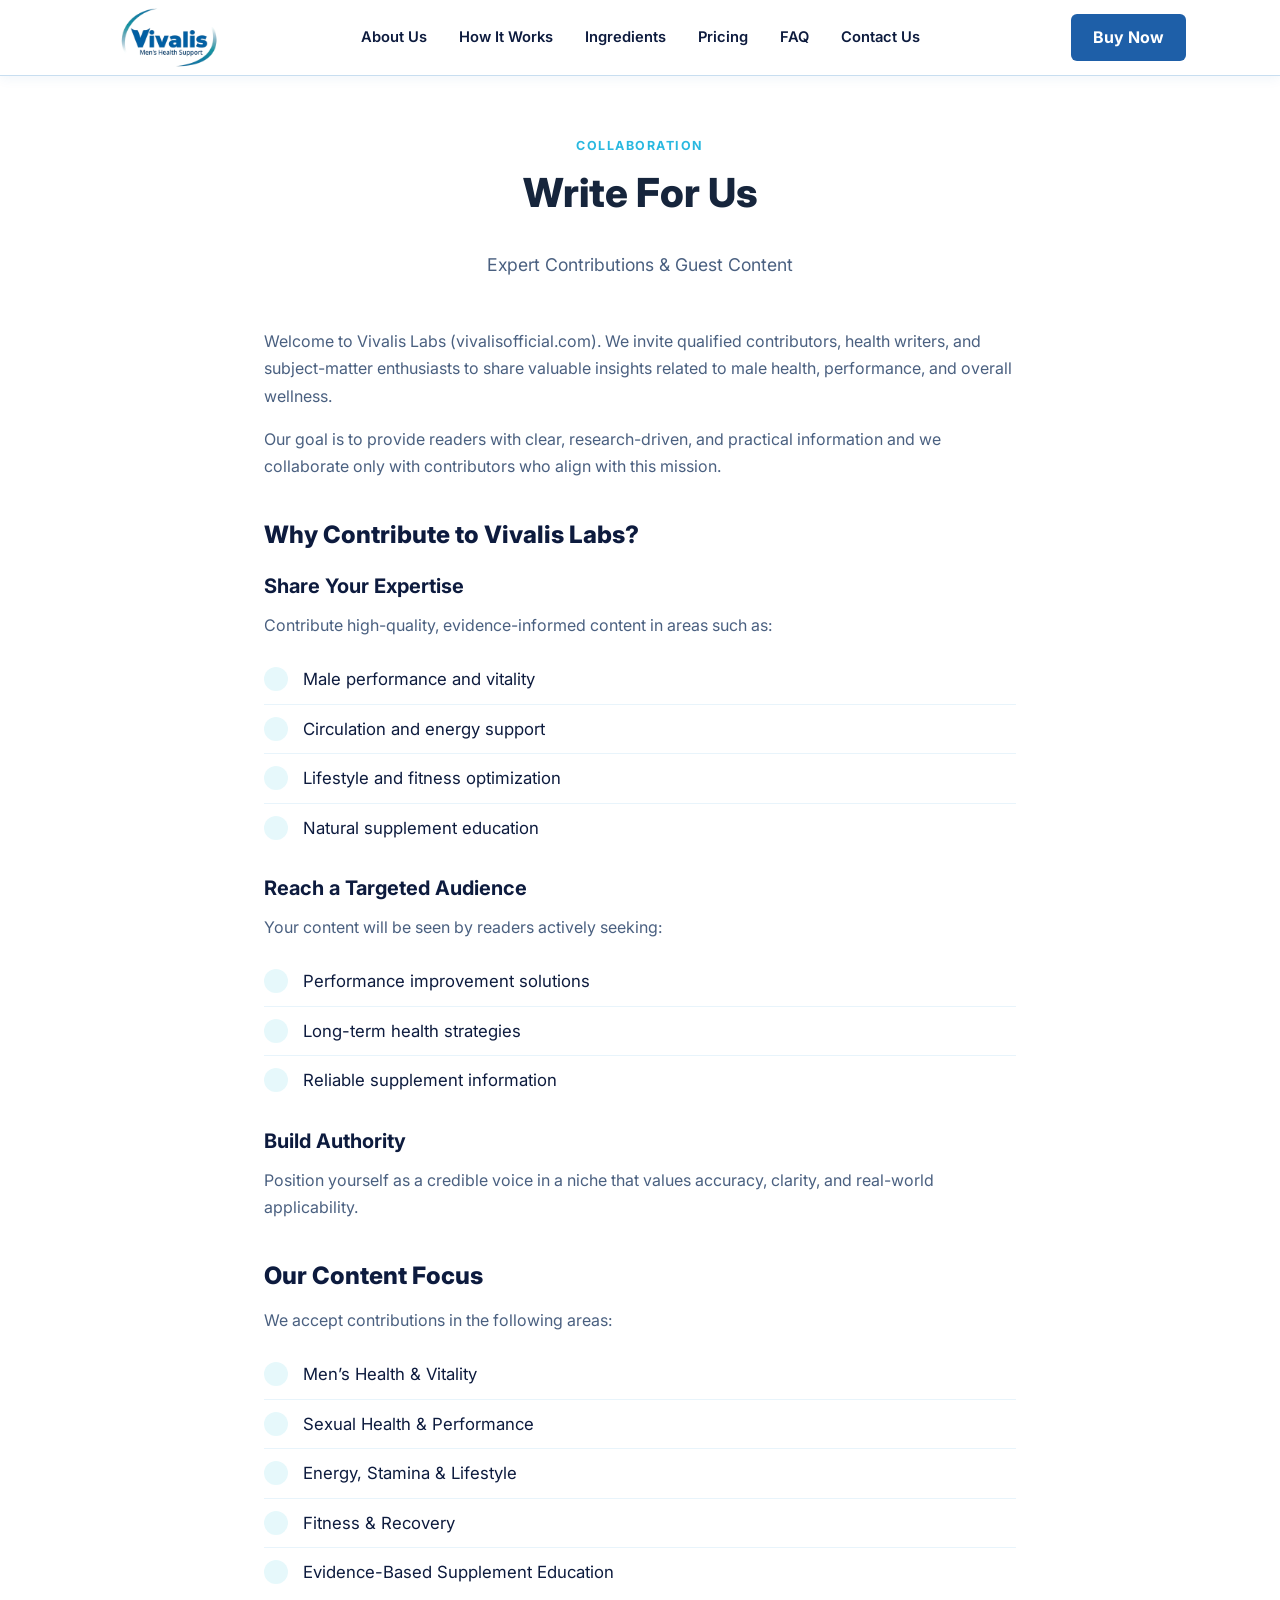
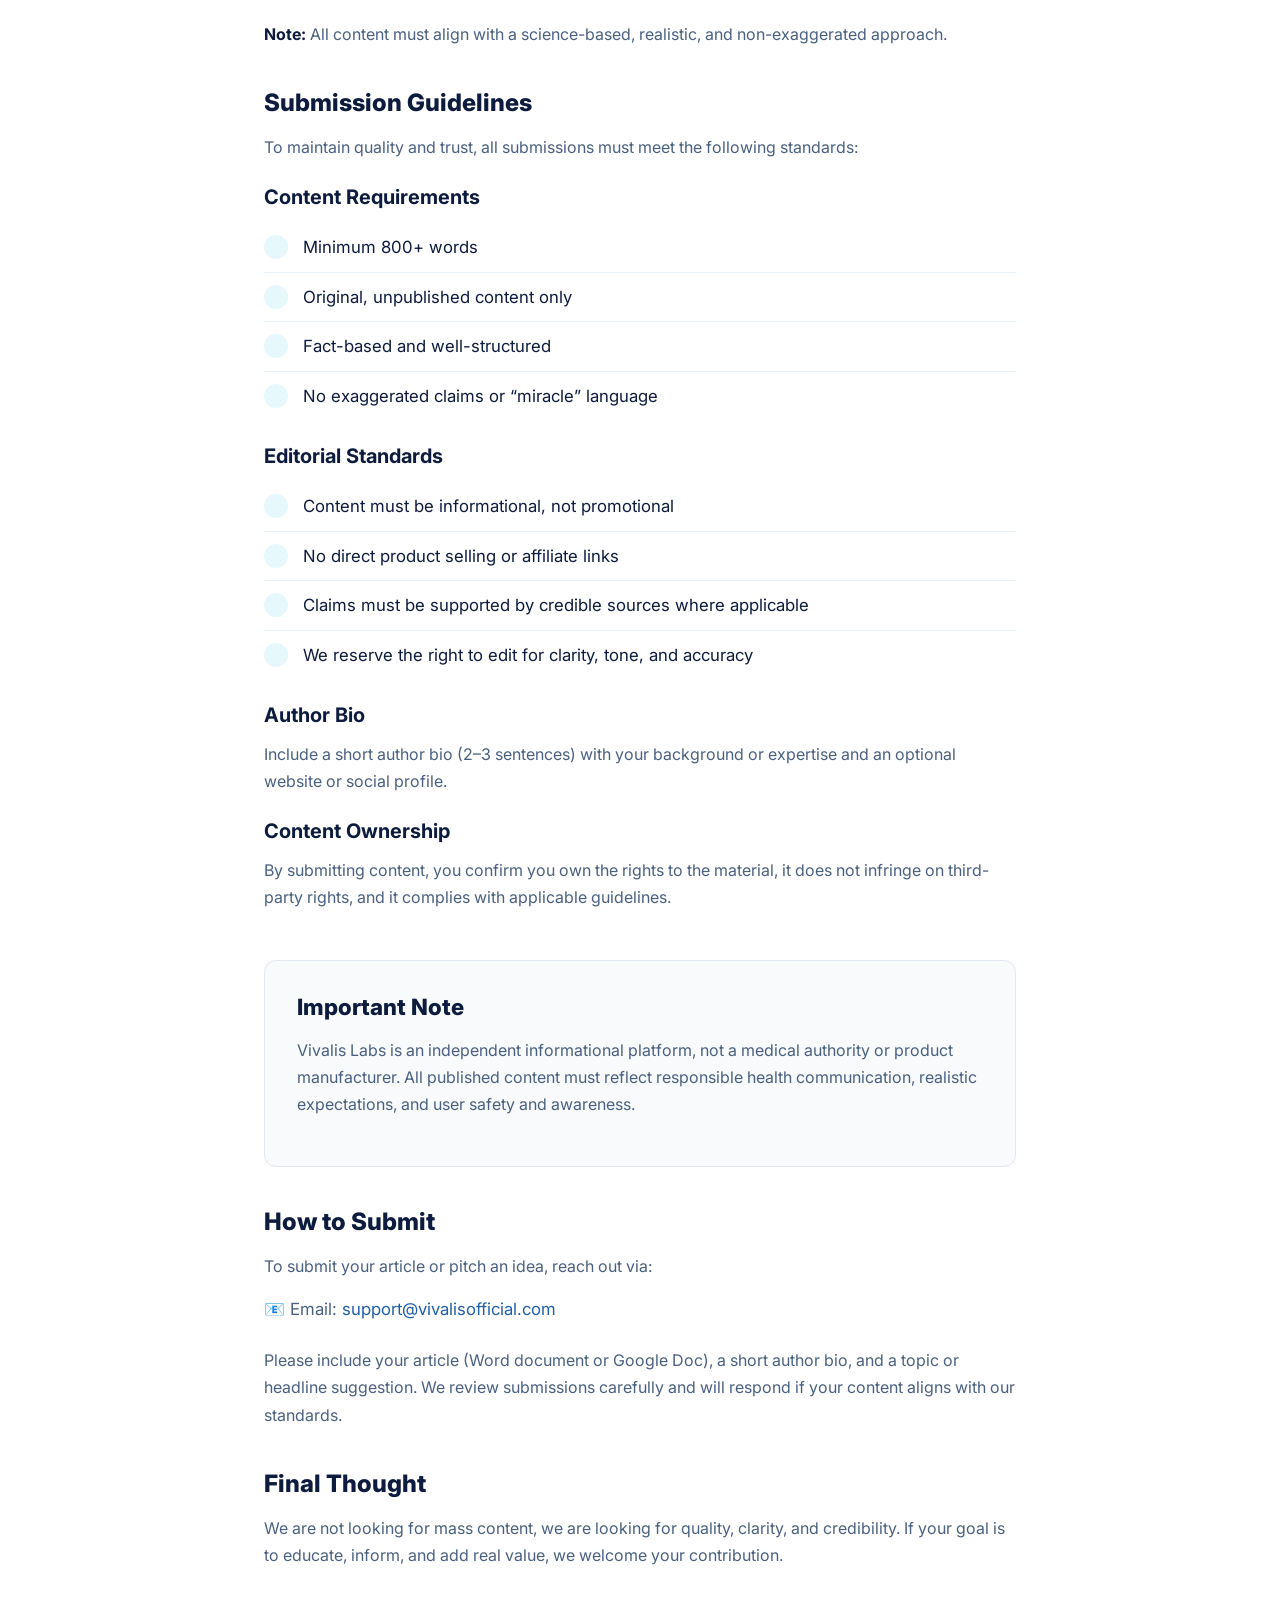
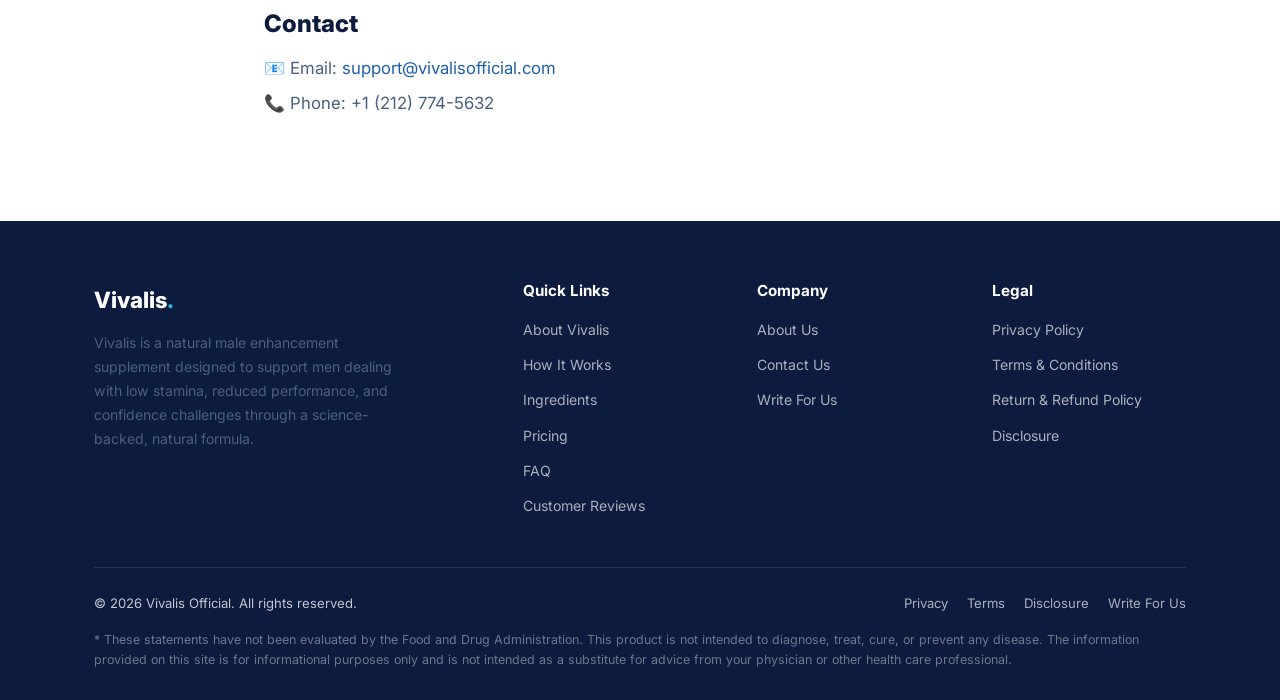
<file: write-for-us.html>
<!DOCTYPE html>
<html lang="en">

<head>
    <!-- Microsoft Clarity -->
    <script type="text/javascript">
        (function(c,l,a,r,i,t,y){
            c[a]=c[a]||function(){(c[a].q=c[a].q||[]).push(arguments)};
            t=l.createElement(r);t.async=1;t.src="https://www.clarity.ms/tag/"+i;
            y=l.getElementsByTagName(r)[0];y.parentNode.insertBefore(t,y);
        })(window, document, "clarity", "script", "wotnv7bta0");
    </script>

    <!-- Google tag (gtag.js) -->
    <script async src="https://www.googletagmanager.com/gtag/js?id=G-R9YK23FQGX"></script>
    <script>
      window.dataLayer = window.dataLayer || [];
      function gtag(){dataLayer.push(arguments);}
      gtag('js', new Date());

      gtag('config', 'G-R9YK23FQGX');
    </script>
  <!-- ================== BASIC SEO META ================== -->
  <title>Write For Us - Vivalis Official Website</title>

  <meta name="description"
    content="Join Vivalis Labs as a contributor. We invite expert contributions and guest content on male health, vitality, and natural wellness.">

  <meta name="keywords"
    content="Vivalis, Vivalis supplement, natural male enhancement, male vitality, stamina support, Vivalis official website, Vivalis pills, Vivalis capsules, Vivalis reviews">

  <meta name="robots" content="index,follow">
  <meta name="viewport" content="width=device-width, initial-scale=1">
  <meta charset="UTF-8">

  <!-- Canonical URL (edit to your live URL) -->
  <link rel="canonical" href="https://www.vivalisofficial.com/write-for-us.html">

  <!-- ================ OPEN GRAPH (FACEBOOK & SOCIAL) ================ -->
  <meta property="og:type" content="website">
  <meta property="og:title" content="Write For Us - Vivalis Official Website">
  <meta property="og:description"
    content="Join Vivalis Labs as a contributor. We invite expert contributions and guest content on male health, vitality, and natural wellness.">
  <meta property="og:url" content="https://www.vivalisofficial.com/write-for-us.html">
  <meta property="og:image" content="https://www.vivalisofficial.com/Images/hero-section-bottle.webp">
  <meta property="og:site_name" content="Vivalis">
  <meta property="og:locale" content="en_US">

  <!-- Article meta (last updated) -->
  <meta property="article:modified_time" content="2026-05-04T00:00:00+05:45">

  <!-- ================== TWITTER CARD ================== -->
  <meta name="twitter:card" content="summary_large_image">
  <meta name="twitter:title" content="Write For Us - Vivalis Official Website">
  <meta name="twitter:description"
    content="Join Vivalis Labs as a contributor. We invite expert contributions and guest content on male health, vitality, and natural wellness.">
  <meta name="twitter:image" content="https://www.vivalisofficial.com/Images/hero-section-bottle.webp">
  <meta name="twitter:site" content="@vivalisofficial">

  <!-- ================== LOCAL / BUSINESS (USA) ================== -->
  <meta name="geo.region" content="US">
  <meta name="geo.placename" content="United States">
  <meta name="geo.position" content="39.8283;-98.5795">
  <meta name="ICBM" content="39.8283, -98.5795">

  <link rel="icon" type="image/x-icon" href="favicon.ico?v=2">
  <link rel="shortcut icon" href="favicon.ico?v=2">
  <link rel="stylesheet" href="css/style.css">
</head>

<body>

    <header id="site-header">
        <div class="container nav-inner">
            <a href="index.html" class="nav-logo">
                <img src="Images/vivalis-official-logo.webp" alt="Vivalis Official Logo">
            </a>
            <nav class="nav-links">
                <a href="about-us.html">About Us</a>
                <a href="index.html#how-it-works">How It Works</a>
                <a href="index.html#ingredients">Ingredients</a>
                <a href="index.html#pricing">Pricing</a>
                <a href="index.html#faq">FAQ</a>
                <a href="contact-us.html">Contact Us</a>
                <a href="https://secureofficialsite.store/buy-vivalis" class="nav-cta nav-cta-mobile">Buy Now</a>
            </nav>
            <div class="nav-actions">
                <a href="https://secureofficialsite.store/buy-vivalis" class="nav-cta nav-cta-desktop">Buy Now</a>
                <button class="nav-toggle" aria-label="Toggle Navigation">
                    <span></span>
                    <span></span>
                    <span></span>
                </button>
            </div>
        </div>
    </header>

    <main>
        <section id="write-for-us" style="padding-top: 60px; padding-bottom: 80px;">
            <div class="container" style="max-width: 800px; margin: 0 auto;">
                <span class="section-label" style="text-align: center; display: block;">Collaboration</span>
                <h2 style="font-size: 2.5rem; text-align: center; margin-bottom: 2rem;">Write For Us</h2>
                <p style="text-align: center; color: var(--slate); margin-bottom: 3rem; font-size: 1.1rem;">Expert Contributions & Guest Content</p>

                <p>Welcome to Vivalis Labs (vivalisofficial.com). We invite qualified contributors, health writers, and subject-matter enthusiasts to share valuable insights related to male health, performance, and overall wellness.</p>
                <p>Our goal is to provide readers with clear, research-driven, and practical information and we collaborate only with contributors who align with this mission.</p>

                <h2 style="margin-top: 2.5rem; font-size: 1.5rem; color: var(--navy); margin-bottom: 1rem;">Why Contribute to Vivalis Labs?</h2>
                
                <h3 style="margin-top: 1.5rem; font-size: 1.25rem; color: var(--navy); margin-bottom: 0.8rem;">Share Your Expertise</h3>
                <p>Contribute high-quality, evidence-informed content in areas such as:</p>
                <ul class="results-list" style="margin-bottom: 1.5rem; margin-top: 0;">
                    <li style="padding: 10px 0;"><div class="dot"></div> Male performance and vitality</li>
                    <li style="padding: 10px 0;"><div class="dot"></div> Circulation and energy support</li>
                    <li style="padding: 10px 0;"><div class="dot"></div> Lifestyle and fitness optimization</li>
                    <li style="padding: 10px 0;"><div class="dot"></div> Natural supplement education</li>
                </ul>

                <h3 style="margin-top: 1.5rem; font-size: 1.25rem; color: var(--navy); margin-bottom: 0.8rem;">Reach a Targeted Audience</h3>
                <p>Your content will be seen by readers actively seeking:</p>
                <ul class="results-list" style="margin-bottom: 1.5rem; margin-top: 0;">
                    <li style="padding: 10px 0;"><div class="dot"></div> Performance improvement solutions</li>
                    <li style="padding: 10px 0;"><div class="dot"></div> Long-term health strategies</li>
                    <li style="padding: 10px 0;"><div class="dot"></div> Reliable supplement information</li>
                </ul>

                <h3 style="margin-top: 1.5rem; font-size: 1.25rem; color: var(--navy); margin-bottom: 0.8rem;">Build Authority</h3>
                <p>Position yourself as a credible voice in a niche that values accuracy, clarity, and real-world applicability.</p>

                <h2 style="margin-top: 2.5rem; font-size: 1.5rem; color: var(--navy); margin-bottom: 1rem;">Our Content Focus</h2>
                <p>We accept contributions in the following areas:</p>
                <ul class="results-list" style="margin-bottom: 1.5rem; margin-top: 0;">
                    <li style="padding: 10px 0;"><div class="dot"></div> Men’s Health & Vitality</li>
                    <li style="padding: 10px 0;"><div class="dot"></div> Sexual Health & Performance</li>
                    <li style="padding: 10px 0;"><div class="dot"></div> Energy, Stamina & Lifestyle</li>
                    <li style="padding: 10px 0;"><div class="dot"></div> Fitness & Recovery</li>
                    <li style="padding: 10px 0;"><div class="dot"></div> Evidence-Based Supplement Education</li>
                </ul>
                <p><strong>Note:</strong> All content must align with a science-based, realistic, and non-exaggerated approach.</p>

                <h2 style="margin-top: 2.5rem; font-size: 1.5rem; color: var(--navy); margin-bottom: 1rem;">Submission Guidelines</h2>
                <p>To maintain quality and trust, all submissions must meet the following standards:</p>
                
                <h3 style="margin-top: 1.5rem; font-size: 1.25rem; color: var(--navy); margin-bottom: 0.8rem;">Content Requirements</h3>
                <ul class="results-list" style="margin-bottom: 1.5rem; margin-top: 0;">
                    <li style="padding: 10px 0;"><div class="dot"></div> Minimum 800+ words</li>
                    <li style="padding: 10px 0;"><div class="dot"></div> Original, unpublished content only</li>
                    <li style="padding: 10px 0;"><div class="dot"></div> Fact-based and well-structured</li>
                    <li style="padding: 10px 0;"><div class="dot"></div> No exaggerated claims or “miracle” language</li>
                </ul>

                <h3 style="margin-top: 1.5rem; font-size: 1.25rem; color: var(--navy); margin-bottom: 0.8rem;">Editorial Standards</h3>
                <ul class="results-list" style="margin-bottom: 1.5rem; margin-top: 0;">
                    <li style="padding: 10px 0;"><div class="dot"></div> Content must be informational, not promotional</li>
                    <li style="padding: 10px 0;"><div class="dot"></div> No direct product selling or affiliate links</li>
                    <li style="padding: 10px 0;"><div class="dot"></div> Claims must be supported by credible sources where applicable</li>
                    <li style="padding: 10px 0;"><div class="dot"></div> We reserve the right to edit for clarity, tone, and accuracy</li>
                </ul>

                <h3 style="margin-top: 1.5rem; font-size: 1.25rem; color: var(--navy); margin-bottom: 0.8rem;">Author Bio</h3>
                <p>Include a short author bio (2–3 sentences) with your background or expertise and an optional website or social profile.</p>

                <h3 style="margin-top: 1.5rem; font-size: 1.25rem; color: var(--navy); margin-bottom: 0.8rem;">Content Ownership</h3>
                <p>By submitting content, you confirm you own the rights to the material, it does not infringe on third-party rights, and it complies with applicable guidelines.</p>

                <div style="background: #f8fafc; border-radius: 12px; padding: 2rem; margin-top: 3rem; border: 1px solid #e2e8f0;">
                    <h2 style="margin-top: 0; font-size: 1.4rem; color: var(--navy); margin-bottom: 1rem;">Important Note</h2>
                    <p>Vivalis Labs is an independent informational platform, not a medical authority or product manufacturer. All published content must reflect responsible health communication, realistic expectations, and user safety and awareness.</p>
                </div>

                <h2 style="margin-top: 2.5rem; font-size: 1.5rem; color: var(--navy); margin-bottom: 1rem;">How to Submit</h2>
                <p>To submit your article or pitch an idea, reach out via:</p>
                <ul style="list-style: none; padding-left: 0; margin-bottom: 1.5rem; color: var(--slate); font-size: 1.05rem; line-height: 1.6;">
                    <li style="margin-bottom: 0.5rem;">📧 Email: <a href="mailto:support@vivalisofficial.com" style="color: var(--royal); text-decoration: none;">support@vivalisofficial.com</a></li>
                </ul>
                <p>Please include your article (Word document or Google Doc), a short author bio, and a topic or headline suggestion. We review submissions carefully and will respond if your content aligns with our standards.</p>

                <h2 style="margin-top: 2.5rem; font-size: 1.5rem; color: var(--navy); margin-bottom: 1rem;">Final Thought</h2>
                <p>We are not looking for mass content, we are looking for quality, clarity, and credibility. If your goal is to educate, inform, and add real value, we welcome your contribution.</p>

                <h2 style="margin-top: 2.5rem; font-size: 1.5rem; color: var(--navy); margin-bottom: 1rem;">Contact</h2>
                <ul style="list-style: none; padding-left: 0; margin-bottom: 1.5rem; color: var(--slate); font-size: 1.05rem; line-height: 1.6;">
                    <li style="margin-bottom: 0.5rem;">📧 Email: <a href="mailto:support@vivalisofficial.com" style="color: var(--royal); text-decoration: none;">support@vivalisofficial.com</a></li>
                    <li style="margin-bottom: 0.5rem;">📞 Phone: +1 (212) 774-5632</li>
                </ul>
            </div>
        </section>
    </main>

    <footer id="site-footer">
        <div class="container">
            <div class="footer-inner">
                <div class="footer-brand">
                    <div class="footer-logo-text">Vivalis<span>.</span></div>
                    <p>Vivalis is a natural male enhancement supplement designed to support men dealing with low
                        stamina, reduced performance, and confidence challenges through a science-backed, natural
                        formula.</p>
                </div>
                <div class="footer-col">
                    <h4>Quick Links</h4>
                    <ul>
                        <li><a href="index.html#about">About Vivalis</a></li>
                        <li><a href="index.html#how-it-works">How It Works</a></li>
                        <li><a href="index.html#ingredients">Ingredients</a></li>
                        <li><a href="index.html#pricing">Pricing</a></li>
                        <li><a href="index.html#faq">FAQ</a></li>
                        <li><a href="index.html#reviews">Customer Reviews</a></li>
                    </ul>
                </div>
                <div class="footer-col">
                    <h4>Company</h4>
                    <ul>
                        <li><a href="about-us.html">About Us</a></li>
                        <li><a href="contact-us.html">Contact Us</a></li>
                        <li><a href="write-for-us.html">Write For Us</a></li>
                    </ul>
                </div>
                <div class="footer-col">
                    <h4>Legal</h4>
                    <ul>
                        <li><a href="privacy-policy.html">Privacy Policy</a></li>
                        <li><a href="terms-of-use.html">Terms & Conditions</a></li>
                        <li><a href="refund-policy.html">Return & Refund Policy</a></li>
                        <li><a href="disclosure.html">Disclosure</a></li>
                    </ul>
                </div>
            </div>
            <div class="footer-bottom">
                <div>&copy; 2026 Vivalis Official. All rights reserved.</div>
                <div>
                    <a href="privacy-policy.html" style="color: rgba(255,255,255,0.65); margin-left: 15px;">Privacy</a>
                    <a href="terms-of-use.html" style="color: rgba(255,255,255,0.65); margin-left: 15px;">Terms</a>
                    <a href="disclosure.html" style="color: rgba(255,255,255,0.65); margin-left: 15px;">Disclosure</a>
                    <a href="write-for-us.html" style="color: rgba(255,255,255,0.65); margin-left: 15px;">Write For Us</a>
                </div>
            </div>
            <div class="footer-disclaimer">
                * These statements have not been evaluated by the Food and Drug Administration. This product is not
                intended to diagnose, treat, cure, or prevent any disease. The information provided on this site is for
                informational purposes only and is not intended as a substitute for advice from your physician or other
                health care professional.
            </div>
        </div>
    </footer>

    <script>
        // Simple JS for mobile menu toggle
        const navToggle = document.querySelector('.nav-toggle');
        const navLinks = document.querySelector('.nav-links');
        
        navToggle.addEventListener('click', function () {
            navLinks.classList.toggle('open');
            this.classList.toggle('active');
        });

        // Close menu on link click
        document.querySelectorAll('.nav-links a').forEach(link => {
            link.addEventListener('click', () => {
                navLinks.classList.remove('open');
                navToggle.classList.remove('active');
            });
        });
    </script>

</body>

</html>
</file>
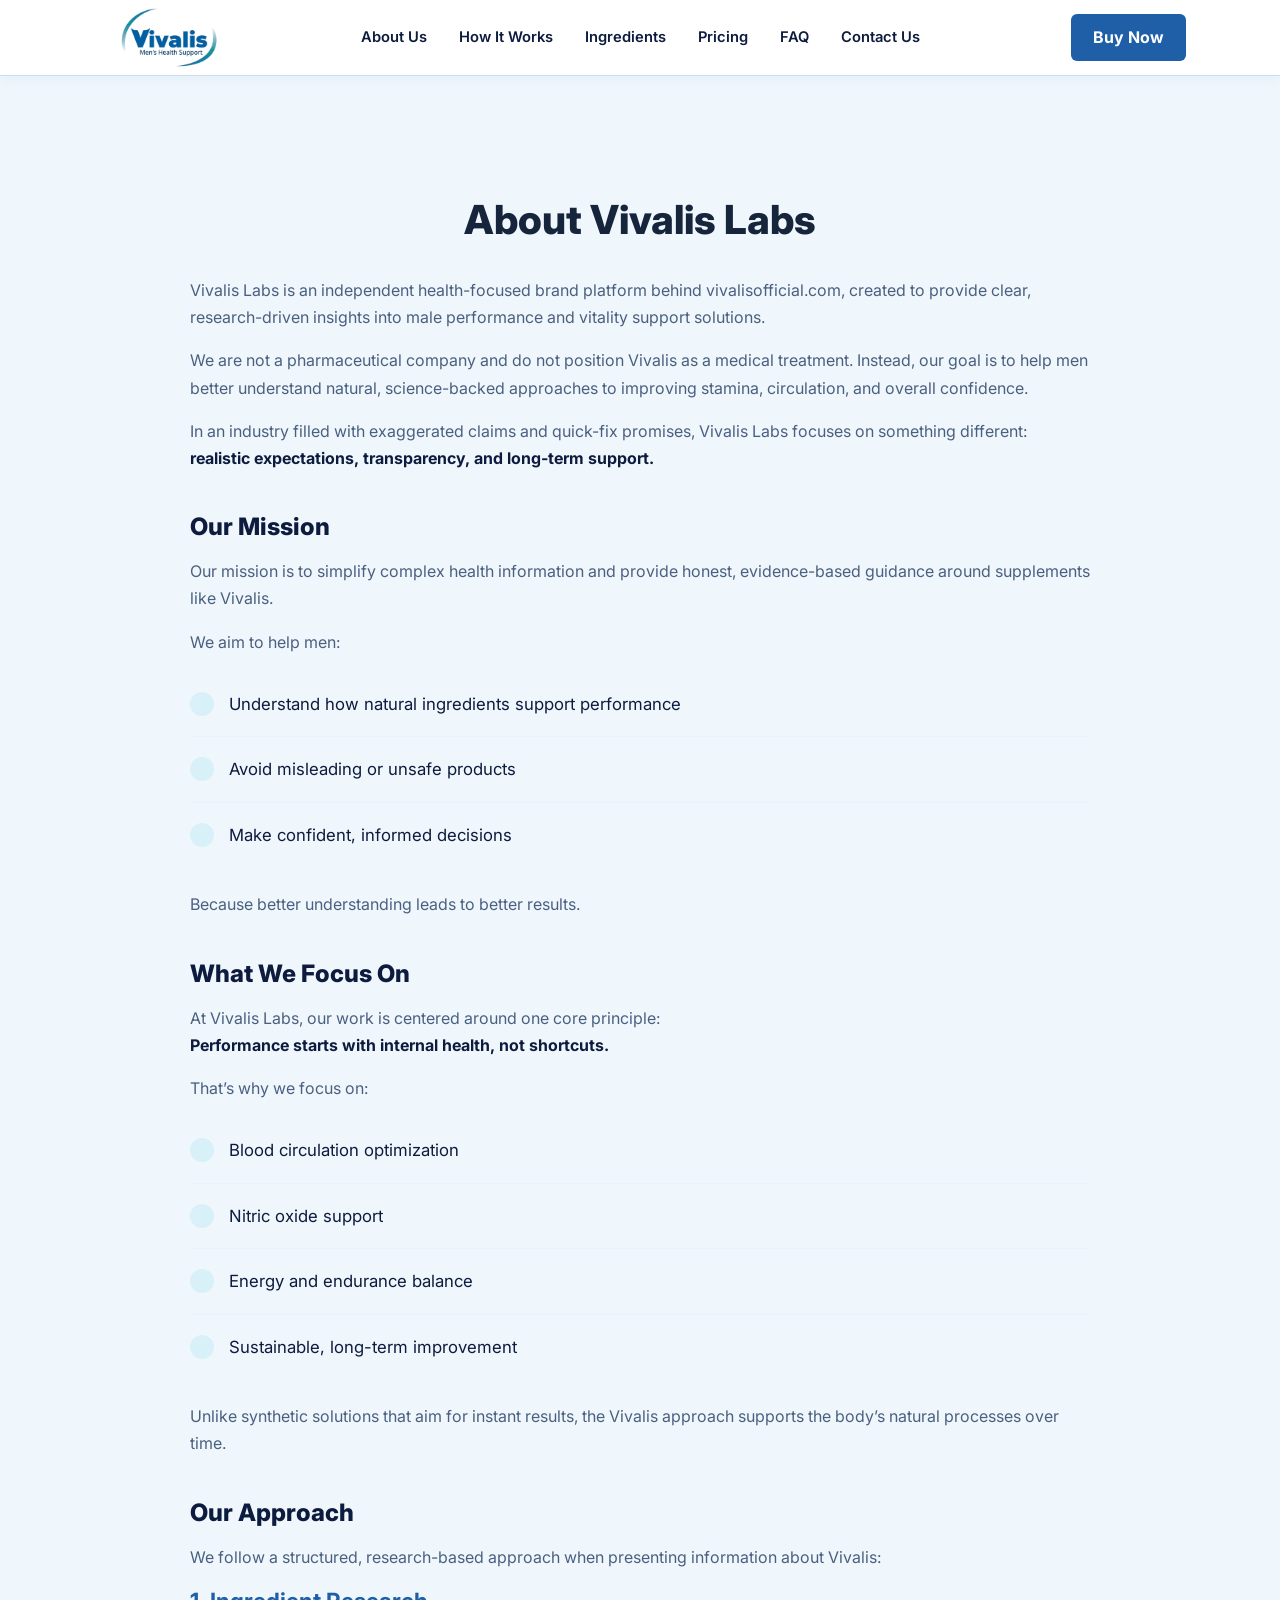
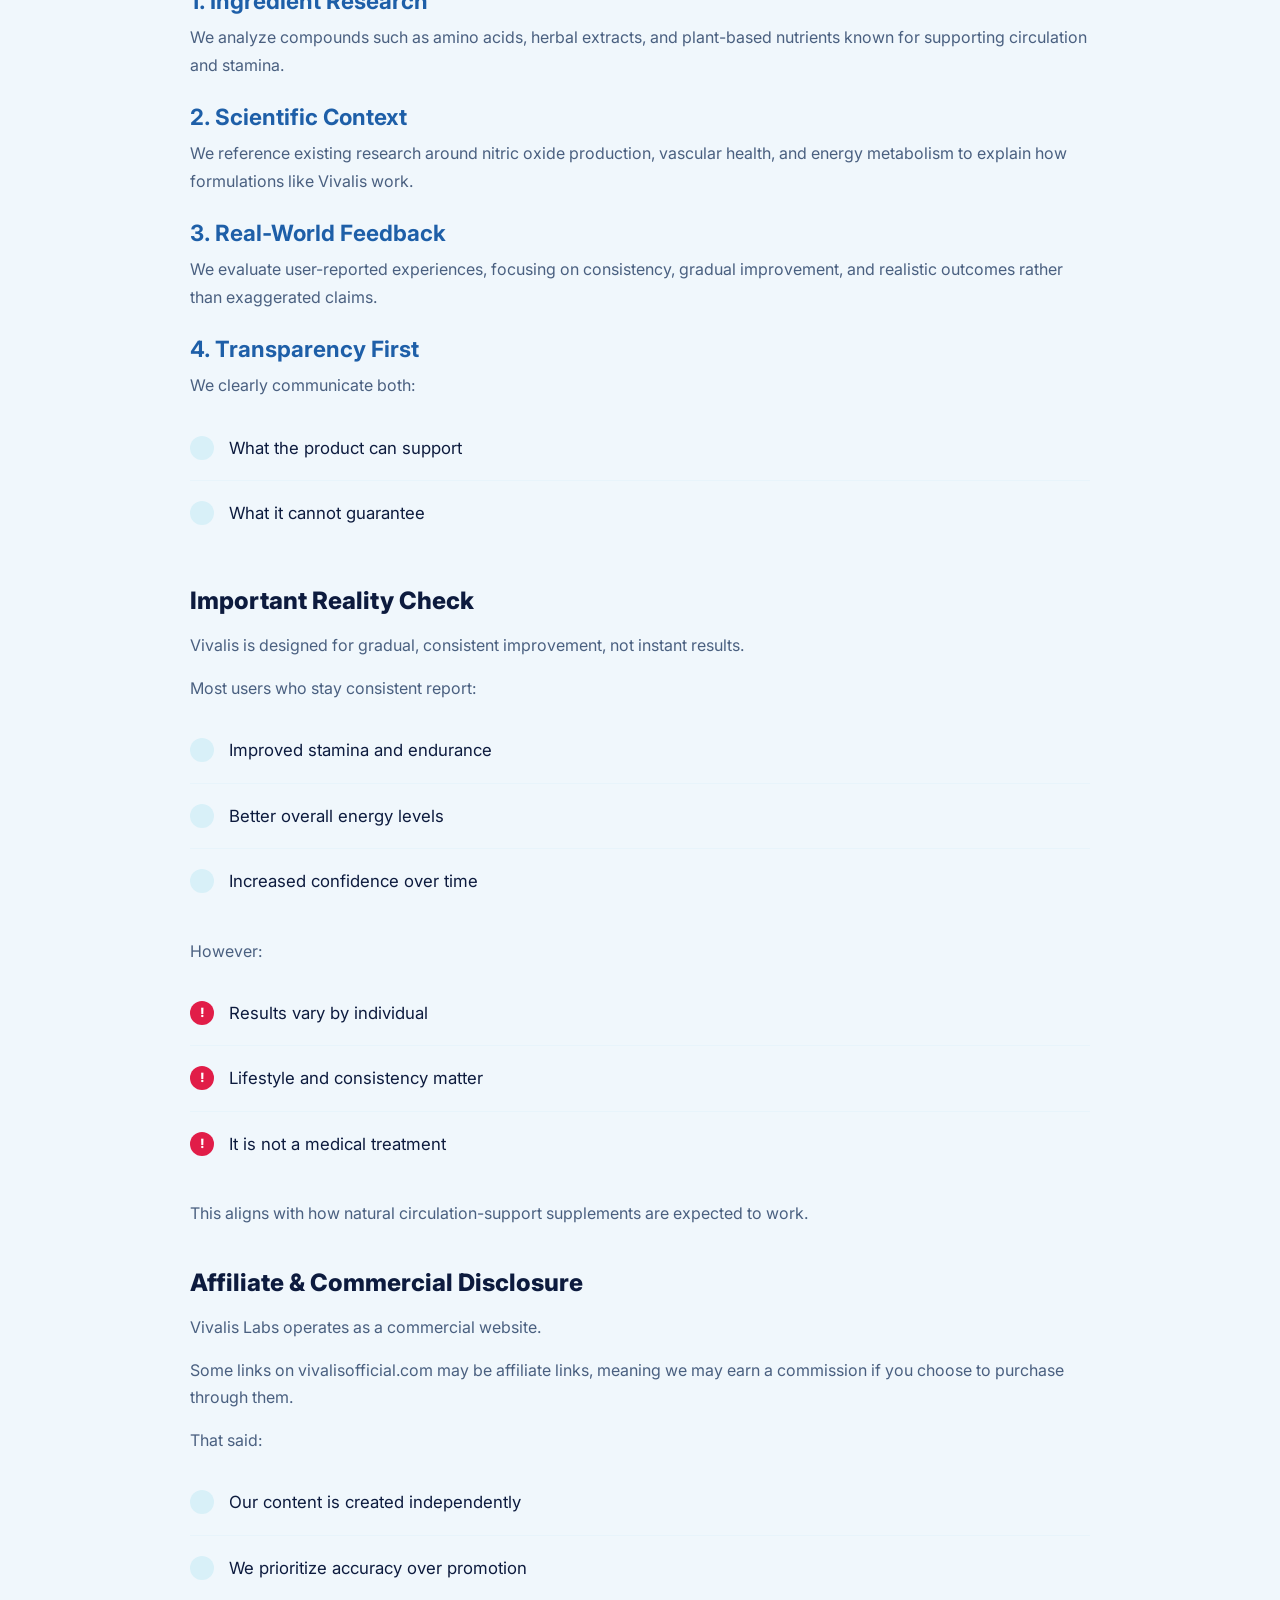
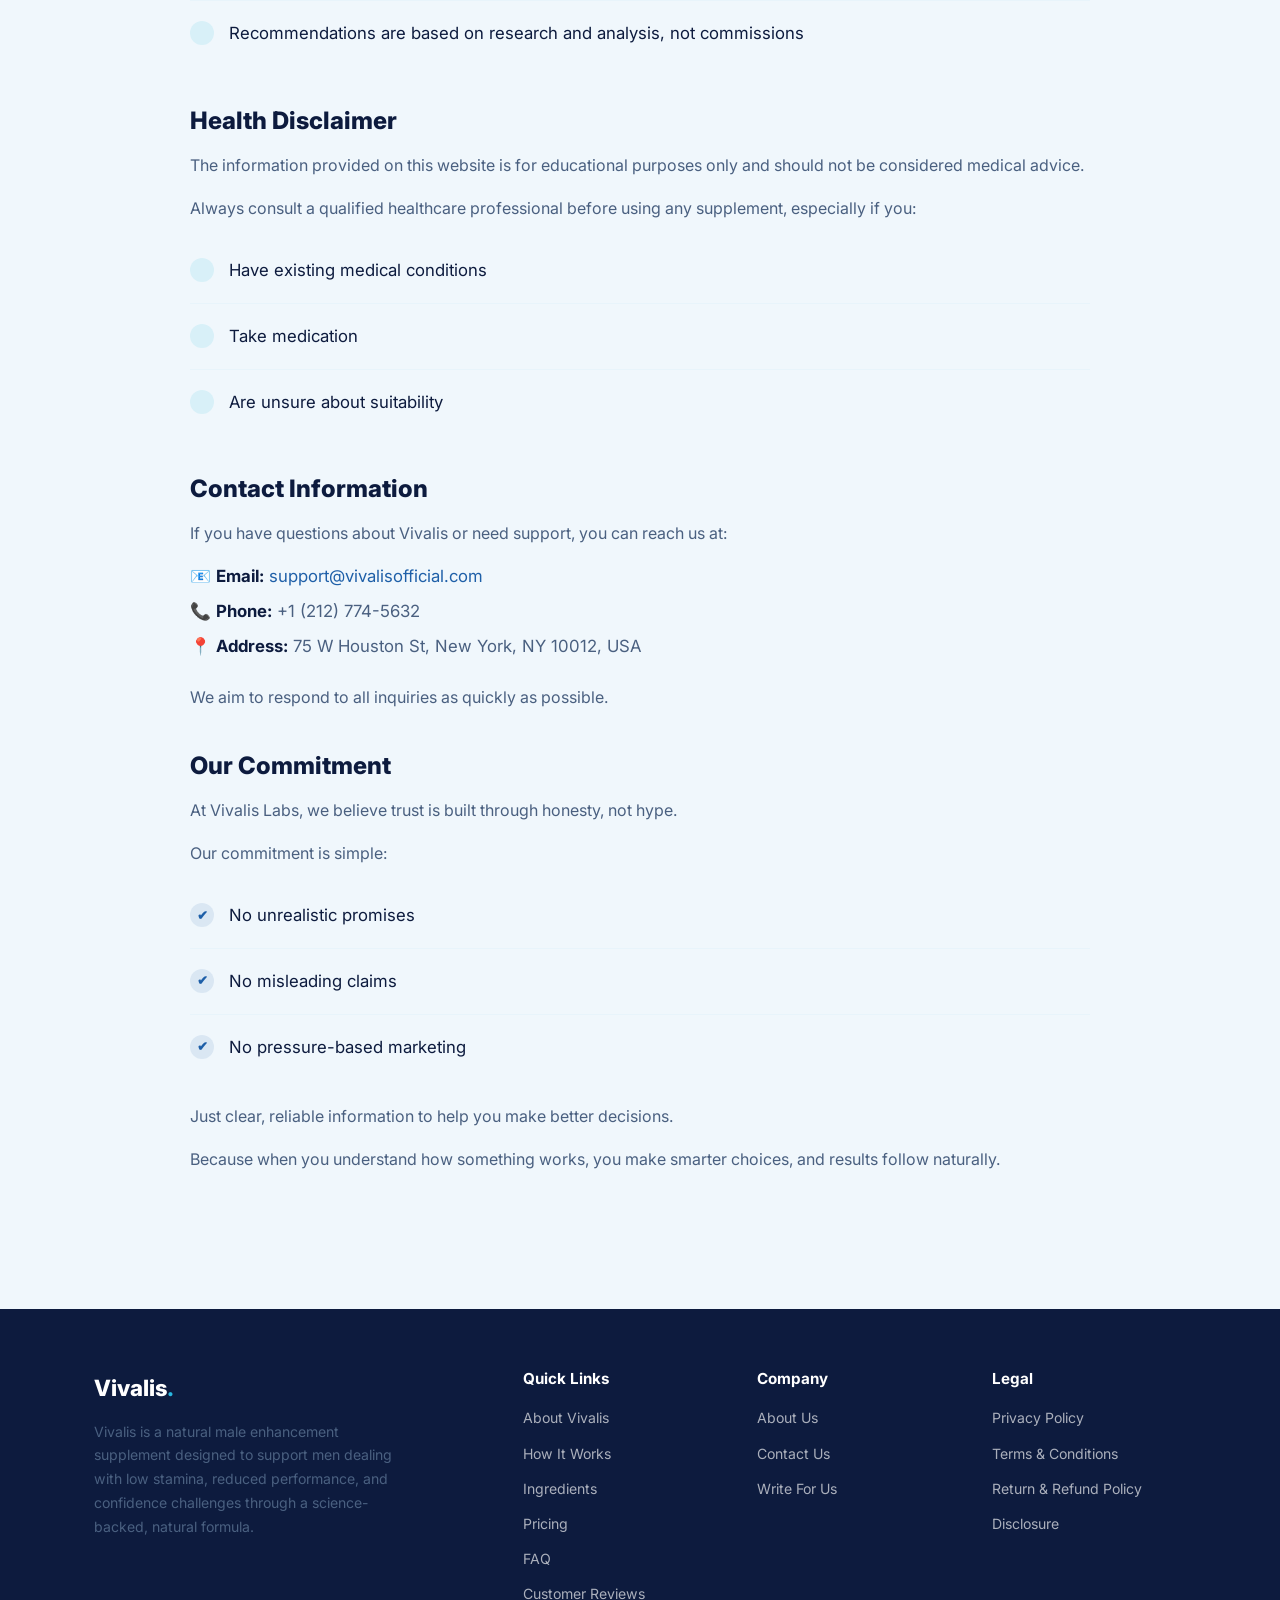
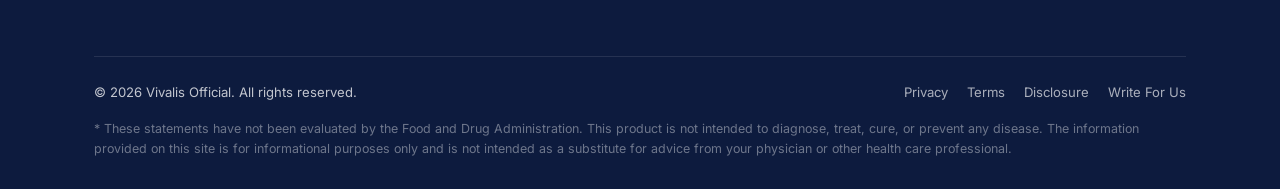
<file: public_html/about-us.html>
<!DOCTYPE html>
<html lang="en">

<head>
    <!-- Google tag (gtag.js) -->
    <script async src="https://www.googletagmanager.com/gtag/js?id=G-XXXXXXXXXX"></script>
    <script>
        window.dataLayer = window.dataLayer || [];
        function gtag() { dataLayer.push(arguments); }
        gtag('js', new Date());

        gtag('config', 'G-XXXXXXXXXX');
    </script>
    <!-- ================== BASIC SEO META ================== -->
    <title>About Us - Vivalis Official Website</title>

    <meta name="description"
        content="Learn more about Vivalis Labs, our mission, and our approach to natural, science-backed male performance and vitality support.">

    <meta name="keywords"
        content="Vivalis, Vivalis supplement, natural male enhancement, male vitality, stamina support, Vivalis official website, Vivalis pills, Vivalis capsules, Vivalis reviews">

    <meta name="robots" content="index,follow">
    <meta name="viewport" content="width=device-width, initial-scale=1">
    <meta charset="UTF-8">

    <!-- Canonical URL (edit to your live URL) -->
    <link rel="canonical" href="https://www.vivalisofficial.com/about-us.html">

    <!-- ================ OPEN GRAPH (FACEBOOK & SOCIAL) ================ -->
    <meta property="og:type" content="website">
    <meta property="og:title" content="About Us - Vivalis Official Website">
    <meta property="og:description"
        content="Learn more about Vivalis Labs, our mission, and our approach to natural, science-backed male performance and vitality support.">
    <meta property="og:url" content="https://www.vivalisofficial.com/about-us.html">
    <meta property="og:image" content="https://www.vivalisofficial.com/Images/hero-section-bottle.webp">
    <meta property="og:site_name" content="Vivalis">
    <meta property="og:locale" content="en_US">

    <!-- Article meta (last updated) -->
    <meta property="article:modified_time" content="2026-05-04T00:00:00+05:45">

    <!-- ================== TWITTER CARD ================== -->
    <meta name="twitter:card" content="summary_large_image">
    <meta name="twitter:title" content="About Us - Vivalis Official Website">
    <meta name="twitter:description"
        content="Learn more about Vivalis Labs, our mission, and our approach to natural, science-backed male performance and vitality support.">
    <meta name="twitter:image" content="https://www.vivalisofficial.com/Images/hero-section-bottle.webp">
    <meta name="twitter:site" content="@vivalisofficial">

    <!-- ================== LOCAL / BUSINESS (USA) ================== -->
    <meta name="geo.region" content="US">
    <meta name="geo.placename" content="United States">
    <meta name="geo.position" content="39.8283;-98.5795">
    <meta name="ICBM" content="39.8283, -98.5795">

    <link rel="icon" type="image/x-icon" href="favicon.ico?v=2">
    <link rel="shortcut icon" href="favicon.ico?v=2">
    <link rel="stylesheet" href="css/style.css">
</head>

<body>

    <header id="site-header">
        <div class="container nav-inner">
            <a href="index.html" class="nav-logo">
                <img src="Images/vivalis-official-logo.webp" alt="Vivalis Official Logo">
            </a>
            <nav class="nav-links">
                <a href="about-us.html">About Us</a>
                <a href="index.html#how-it-works">How It Works</a>
                <a href="index.html#ingredients">Ingredients</a>
                <a href="index.html#pricing">Pricing</a>
                <a href="index.html#faq">FAQ</a>
                <a href="contact-us.html">Contact Us</a>
                <a href="https://secureofficialsite.store/buy-vivalis" class="nav-cta nav-cta-mobile">Buy Now</a>
            </nav>
            <div class="nav-actions">
                <a href="https://secureofficialsite.store/buy-vivalis" class="nav-cta nav-cta-desktop">Buy Now</a>
                <button class="nav-toggle" aria-label="Toggle Navigation">
                    <span></span>
                    <span></span>
                    <span></span>
                </button>
            </div>
        </div>
    </header>

    <section id="about-us-page">
        <div class="container">
            <div style="max-width: 900px; margin: 0 auto; padding: 40px 0;">
                <h2 style="font-size: 2.5rem; text-align: center; margin-bottom: 2rem;">About Vivalis Labs</h2>
                <p>Vivalis Labs is an independent health-focused brand platform behind vivalisofficial.com, created to
                    provide clear, research-driven insights into male performance and vitality support solutions.</p>
                <p>We are not a pharmaceutical company and do not position Vivalis as a medical treatment. Instead, our
                    goal is to help men better understand natural, science-backed approaches to improving stamina,
                    circulation, and overall confidence.</p>
                <p>In an industry filled with exaggerated claims and quick-fix promises, Vivalis Labs focuses on
                    something different:<br><strong>realistic expectations, transparency, and long-term
                        support.</strong></p>

                <h2 style="margin-top: 2.5rem; font-size: 1.5rem; color: var(--navy); margin-bottom: 1rem;">Our Mission
                </h2>
                <p>Our mission is to simplify complex health information and provide honest, evidence-based guidance
                    around supplements like Vivalis.</p>
                <p>We aim to help men:</p>
                <ul class="results-list" style="margin-bottom: 1.5rem; margin-top: 0;">
                    <li>
                        <div class="dot"></div> Understand how natural ingredients support performance
                    </li>
                    <li>
                        <div class="dot"></div> Avoid misleading or unsafe products
                    </li>
                    <li>
                        <div class="dot"></div> Make confident, informed decisions
                    </li>
                </ul>
                <p>Because better understanding leads to better results.</p>

                <h2 style="margin-top: 2.5rem; font-size: 1.5rem; color: var(--navy); margin-bottom: 1rem;">What We
                    Focus On</h2>
                <p>At Vivalis Labs, our work is centered around one core principle:<br><strong>Performance starts with
                        internal health, not shortcuts.</strong></p>
                <p>That’s why we focus on:</p>
                <ul class="results-list" style="margin-bottom: 1.5rem; margin-top: 0;">
                    <li>
                        <div class="dot"></div> Blood circulation optimization
                    </li>
                    <li>
                        <div class="dot"></div> Nitric oxide support
                    </li>
                    <li>
                        <div class="dot"></div> Energy and endurance balance
                    </li>
                    <li>
                        <div class="dot"></div> Sustainable, long-term improvement
                    </li>
                </ul>
                <p>Unlike synthetic solutions that aim for instant results, the Vivalis approach supports the body’s
                    natural processes over time.</p>

                <h2 style="margin-top: 2.5rem; font-size: 1.5rem; color: var(--navy); margin-bottom: 1rem;">Our Approach
                </h2>
                <p>We follow a structured, research-based approach when presenting information about Vivalis:</p>

                <div style="margin-bottom: 1.5rem;">
                    <h3>1. Ingredient Research</h3>
                    <p>We analyze compounds such as amino acids, herbal extracts, and plant-based nutrients known for
                        supporting circulation and stamina.</p>
                </div>
                <div style="margin-bottom: 1.5rem;">
                    <h3>2. Scientific Context</h3>
                    <p>We reference existing research around nitric oxide production, vascular health, and energy
                        metabolism to explain how formulations like Vivalis work.</p>
                </div>
                <div style="margin-bottom: 1.5rem;">
                    <h3>3. Real-World Feedback</h3>
                    <p>We evaluate user-reported experiences, focusing on consistency, gradual improvement, and
                        realistic outcomes rather than exaggerated claims.</p>
                </div>
                <div style="margin-bottom: 1.5rem;">
                    <h3>4. Transparency First</h3>
                    <p>We clearly communicate both:</p>
                    <ul class="results-list" style="margin-top: 0.5rem; margin-bottom: 0;">
                        <li>
                            <div class="dot"></div> What the product can support
                        </li>
                        <li>
                            <div class="dot"></div> What it cannot guarantee
                        </li>
                    </ul>
                </div>

                <h2 style="margin-top: 2.5rem; font-size: 1.5rem; color: var(--navy); margin-bottom: 1rem;">Important
                    Reality Check</h2>
                <p>Vivalis is designed for gradual, consistent improvement, not instant results.</p>
                <p>Most users who stay consistent report:</p>
                <ul class="results-list" style="margin-bottom: 1.5rem; margin-top: 0;">
                    <li>
                        <div class="dot"></div> Improved stamina and endurance
                    </li>
                    <li>
                        <div class="dot"></div> Better overall energy levels
                    </li>
                    <li>
                        <div class="dot"></div> Increased confidence over time
                    </li>
                </ul>
                <p>However:</p>
                <ul class="results-list" style="margin-bottom: 1.5rem; margin-top: 0;">
                    <li>
                        <div class="dot" style="background: #e11d48; color: white;">!</div> Results vary by individual
                    </li>
                    <li>
                        <div class="dot" style="background: #e11d48; color: white;">!</div> Lifestyle and consistency
                        matter
                    </li>
                    <li>
                        <div class="dot" style="background: #e11d48; color: white;">!</div> It is not a medical
                        treatment
                    </li>
                </ul>
                <p>This aligns with how natural circulation-support supplements are expected to work.</p>

                <h2 style="margin-top: 2.5rem; font-size: 1.5rem; color: var(--navy); margin-bottom: 1rem;">Affiliate
                    &amp; Commercial Disclosure</h2>
                <p>Vivalis Labs operates as a commercial website.</p>
                <p>Some links on vivalisofficial.com may be affiliate links, meaning we may earn a commission if you
                    choose to purchase through them.</p>
                <p>That said:</p>
                <ul class="results-list" style="margin-bottom: 1.5rem; margin-top: 0;">
                    <li>
                        <div class="dot"></div> Our content is created independently
                    </li>
                    <li>
                        <div class="dot"></div> We prioritize accuracy over promotion
                    </li>
                    <li>
                        <div class="dot"></div> Recommendations are based on research and analysis, not commissions
                    </li>
                </ul>

                <h2 style="margin-top: 2.5rem; font-size: 1.5rem; color: var(--navy); margin-bottom: 1rem;">Health
                    Disclaimer</h2>
                <p>The information provided on this website is for educational purposes only and should not be
                    considered medical advice.</p>
                <p>Always consult a qualified healthcare professional before using any supplement, especially if you:
                </p>
                <ul class="results-list" style="margin-bottom: 1.5rem; margin-top: 0;">
                    <li>
                        <div class="dot"></div> Have existing medical conditions
                    </li>
                    <li>
                        <div class="dot"></div> Take medication
                    </li>
                    <li>
                        <div class="dot"></div> Are unsure about suitability
                    </li>
                </ul>

                <h2 style="margin-top: 2.5rem; font-size: 1.5rem; color: var(--navy); margin-bottom: 1rem;">Contact
                    Information</h2>
                <p>If you have questions about Vivalis or need support, you can reach us at:</p>
                <ul
                    style="list-style: none; padding-left: 0; margin-bottom: 1.5rem; color: var(--slate); font-size: 1.05rem; line-height: 1.6;">
                    <li style="margin-bottom: 0.5rem;">📧 <strong>Email:</strong> <a
                            href="mailto:support@vivalisofficial.com"
                            style="color: var(--royal); text-decoration: none;">support@vivalisofficial.com</a></li>
                    <li style="margin-bottom: 0.5rem;">📞 <strong>Phone:</strong> +1 (212) 774-5632</li>
                    <li style="margin-bottom: 0.5rem;">📍 <strong>Address:</strong> 75 W Houston St, New York, NY 10012,
                        USA</li>
                </ul>
                <p>We aim to respond to all inquiries as quickly as possible.</p>

                <h2 style="margin-top: 2.5rem; font-size: 1.5rem; color: var(--navy); margin-bottom: 1rem;">Our
                    Commitment</h2>
                <p>At Vivalis Labs, we believe trust is built through honesty, not hype.</p>
                <p>Our commitment is simple:</p>
                <ul class="results-list" style="margin-bottom: 1.5rem; margin-top: 0;">
                    <li>
                        <div class="dot" style="background: rgba(30, 95, 168, 0.1); color: var(--royal);">✔</div> No
                        unrealistic promises
                    </li>
                    <li>
                        <div class="dot" style="background: rgba(30, 95, 168, 0.1); color: var(--royal);">✔</div> No
                        misleading claims
                    </li>
                    <li>
                        <div class="dot" style="background: rgba(30, 95, 168, 0.1); color: var(--royal);">✔</div> No
                        pressure-based marketing
                    </li>
                </ul>
                <p>Just clear, reliable information to help you make better decisions.</p>
                <p>Because when you understand how something works, you make smarter choices, and results follow
                    naturally.</p>
            </div>
        </div>
    </section>

    <footer id="site-footer">
        <div class="container">
            <div class="footer-inner">
                <div class="footer-brand">
                    <div class="footer-logo-text">Vivalis<span>.</span></div>
                    <p>Vivalis is a natural male enhancement supplement designed to support men dealing with low
                        stamina, reduced performance, and confidence challenges through a science-backed, natural
                        formula.</p>
                </div>
                <div class="footer-col">
                    <h4>Quick Links</h4>
                    <ul>
                        <li><a href="index.html#about">About Vivalis</a></li>
                        <li><a href="index.html#how-it-works">How It Works</a></li>
                        <li><a href="index.html#ingredients">Ingredients</a></li>
                        <li><a href="index.html#pricing">Pricing</a></li>
                        <li><a href="index.html#faq">FAQ</a></li>
                        <li><a href="index.html#reviews">Customer Reviews</a></li>
                    </ul>
                </div>
                <div class="footer-col">
                    <h4>Company</h4>
                    <ul>
                        <li><a href="about-us.html">About Us</a></li>
                        <li><a href="contact-us.html">Contact Us</a></li>
                        <li><a href="write-for-us.html">Write For Us</a></li>
                    </ul>
                </div>
                <div class="footer-col">
                    <h4>Legal</h4>
                    <ul>
                        <li><a href="privacy-policy.html">Privacy Policy</a></li>
                        <li><a href="terms-of-use.html">Terms & Conditions</a></li>
                        <li><a href="refund-policy.html">Return & Refund Policy</a></li>
                        <li><a href="disclosure.html">Disclosure</a></li>
                    </ul>
                </div>
            </div>
            <div class="footer-bottom">
                <div>&copy; 2026 Vivalis Official. All rights reserved.</div>
                <div>
                    <a href="privacy-policy.html" style="color: rgba(255,255,255,0.65); margin-left: 15px;">Privacy</a>
                    <a href="terms-of-use.html" style="color: rgba(255,255,255,0.65); margin-left: 15px;">Terms</a>
                    <a href="disclosure.html" style="color: rgba(255,255,255,0.65); margin-left: 15px;">Disclosure</a>
                    <a href="write-for-us.html" style="color: rgba(255,255,255,0.65); margin-left: 15px;">Write For
                        Us</a>
                </div>
            </div>
            <div class="footer-disclaimer">
                * These statements have not been evaluated by the Food and Drug Administration. This product is not
                intended to diagnose, treat, cure, or prevent any disease. The information provided on this site is for
                informational purposes only and is not intended as a substitute for advice from your physician or other
                health care professional.
            </div>
        </div>
    </footer>

    <script>
        // Simple JS for mobile menu toggle
        const navToggle = document.querySelector('.nav-toggle');
        const navLinks = document.querySelector('.nav-links');

        navToggle.addEventListener('click', function () {
            navLinks.classList.toggle('open');
            this.classList.toggle('active');
        });

        // Close menu on link click
        document.querySelectorAll('.nav-links a').forEach(link => {
            link.addEventListener('click', () => {
                navLinks.classList.remove('open');
                navToggle.classList.remove('active');
            });
        });
    </script>

</body>

</html>
</file>
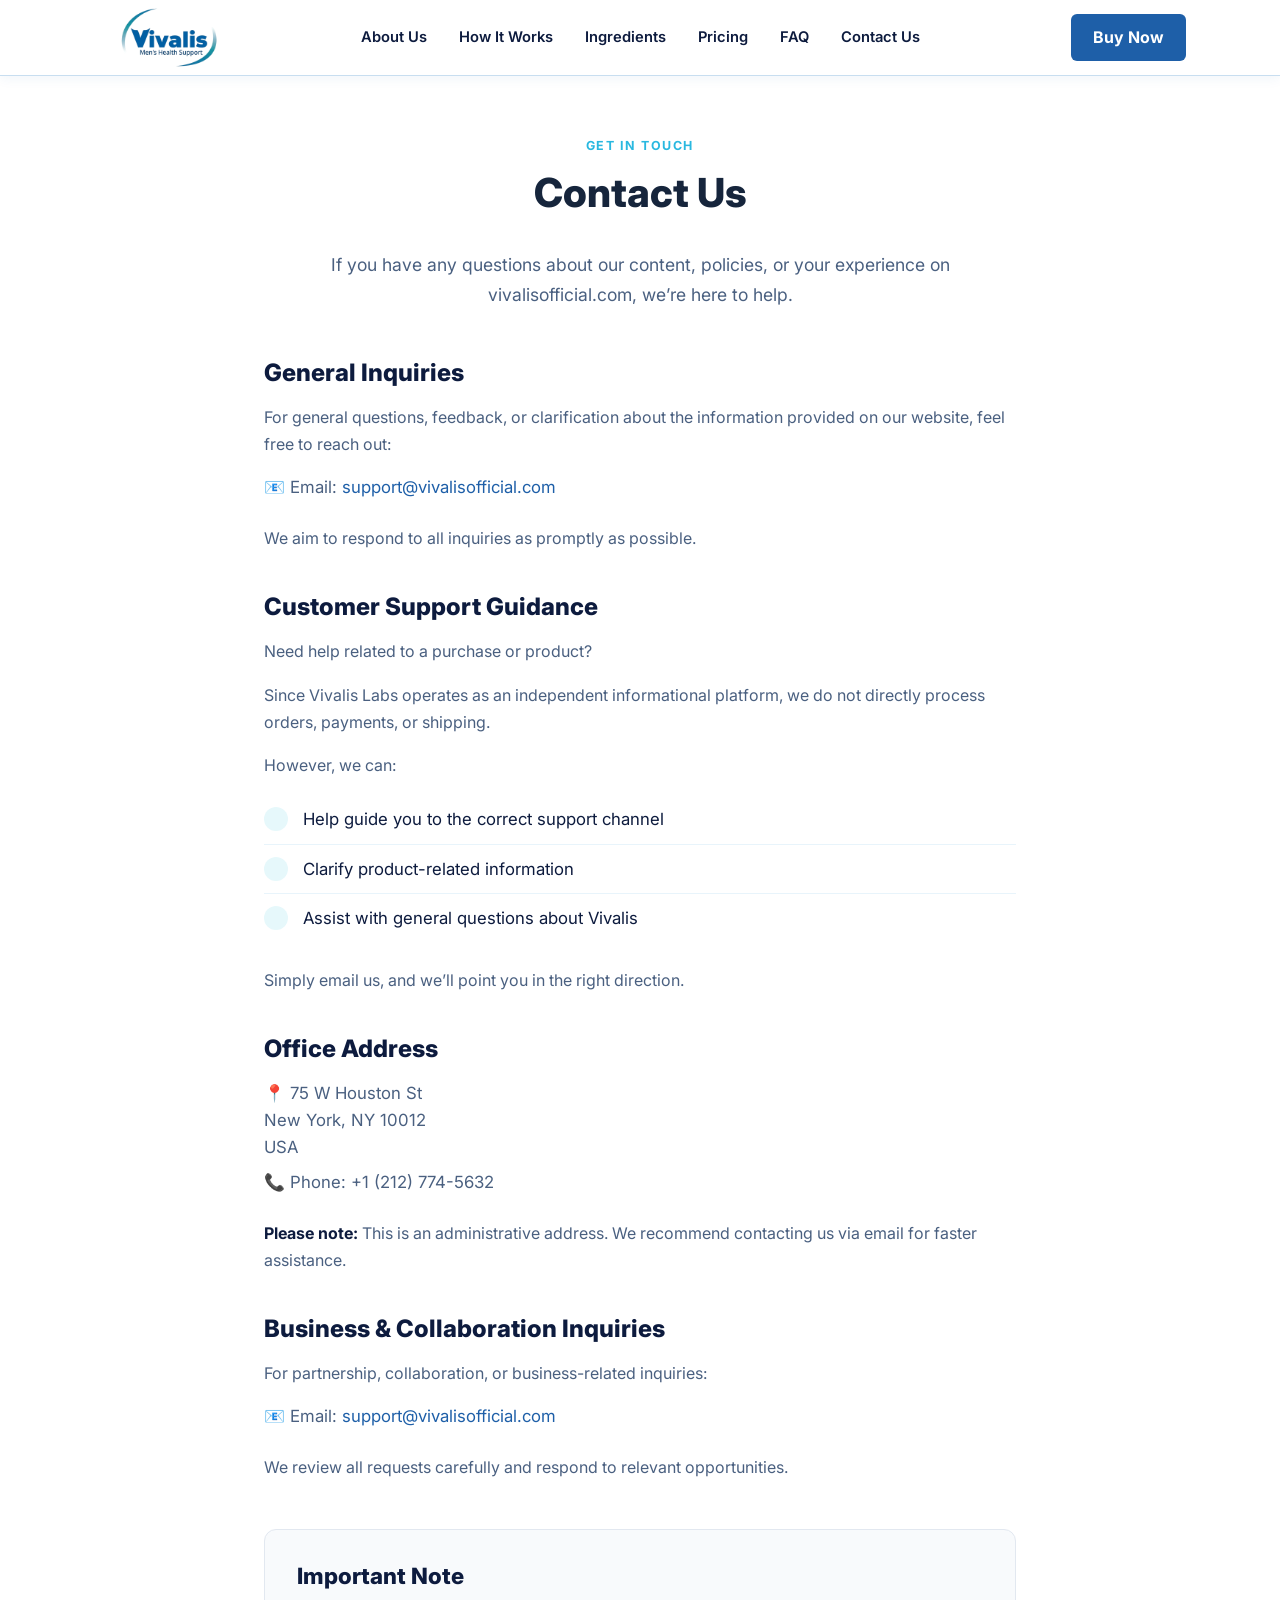
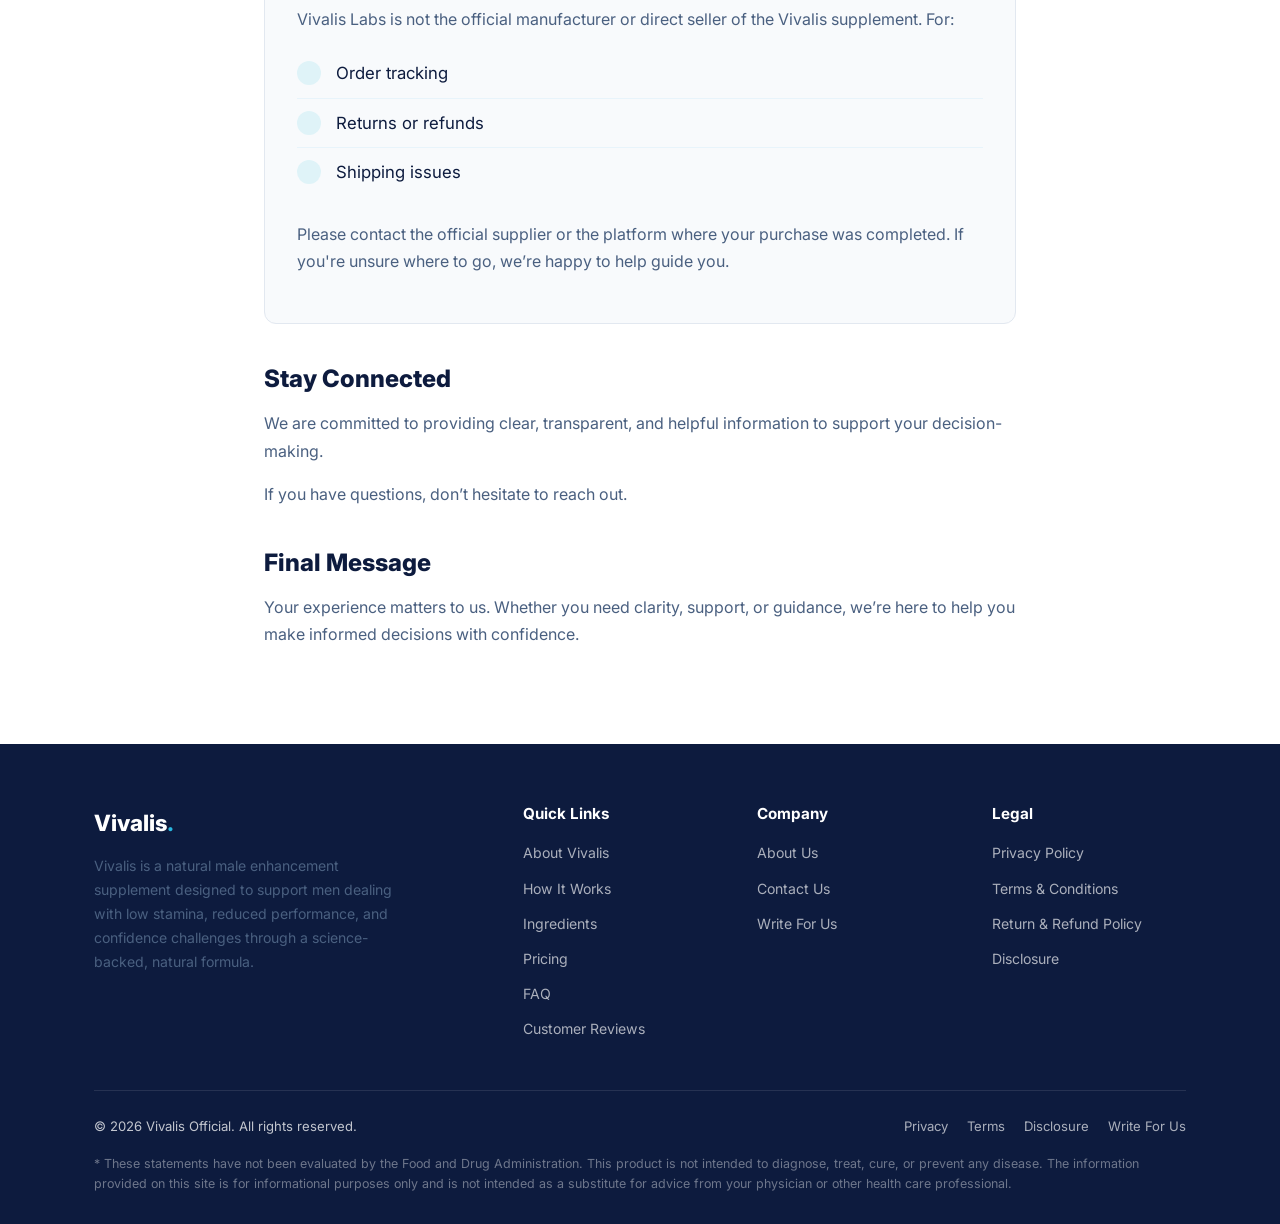
<file: public_html/contact-us.html>
<!DOCTYPE html>
<html lang="en">

<head>
  <!-- Google tag (gtag.js) -->
  <script async src="https://www.googletagmanager.com/gtag/js?id=G-XXXXXXXXXX"></script>
  <script>
    window.dataLayer = window.dataLayer || [];
    function gtag() { dataLayer.push(arguments); }
    gtag('js', new Date());

    gtag('config', 'G-XXXXXXXXXX');
  </script>
  <!-- ================== BASIC SEO META ================== -->
  <title>Contact Us - Vivalis Official Website</title>

  <meta name="description"
    content="Contact Vivalis Labs. We're here to help with general inquiries, customer support guidance, and business collaborations.">

  <meta name="keywords"
    content="Vivalis, Vivalis supplement, natural male enhancement, male vitality, stamina support, Vivalis official website, Vivalis pills, Vivalis capsules, Vivalis reviews">

  <meta name="robots" content="index,follow">
  <meta name="viewport" content="width=device-width, initial-scale=1">
  <meta charset="UTF-8">

  <!-- Canonical URL (edit to your live URL) -->
  <link rel="canonical" href="https://www.vivalisofficial.com/contact-us.html">

  <!-- ================ OPEN GRAPH (FACEBOOK & SOCIAL) ================ -->
  <meta property="og:type" content="website">
  <meta property="og:title" content="Contact Us - Vivalis Official Website">
  <meta property="og:description"
    content="Contact Vivalis Labs. We're here to help with general inquiries, customer support guidance, and business collaborations.">
  <meta property="og:url" content="https://www.vivalisofficial.com/contact-us.html">
  <meta property="og:image" content="https://www.vivalisofficial.com/Images/hero-section-bottle.webp">
  <meta property="og:site_name" content="Vivalis">
  <meta property="og:locale" content="en_US">

  <!-- Article meta (last updated) -->
  <meta property="article:modified_time" content="2026-05-04T00:00:00+05:45">

  <!-- ================== TWITTER CARD ================== -->
  <meta name="twitter:card" content="summary_large_image">
  <meta name="twitter:title" content="Contact Us - Vivalis Official Website">
  <meta name="twitter:description"
    content="Contact Vivalis Labs. We're here to help with general inquiries, customer support guidance, and business collaborations.">
  <meta name="twitter:image" content="https://www.vivalisofficial.com/Images/hero-section-bottle.webp">
  <meta name="twitter:site" content="@vivalisofficial">

  <!-- ================== LOCAL / BUSINESS (USA) ================== -->
  <meta name="geo.region" content="US">
  <meta name="geo.placename" content="United States">
  <meta name="geo.position" content="39.8283;-98.5795">
  <meta name="ICBM" content="39.8283, -98.5795">

  <link rel="icon" type="image/x-icon" href="favicon.ico?v=2">
  <link rel="shortcut icon" href="favicon.ico?v=2">
  <link rel="stylesheet" href="css/style.css">
</head>

<body>

    <header id="site-header">
        <div class="container nav-inner">
            <a href="index.html" class="nav-logo">
                <img src="Images/vivalis-official-logo.webp" alt="Vivalis Official Logo">
            </a>
            <nav class="nav-links">
                <a href="about-us.html">About Us</a>
                <a href="index.html#how-it-works">How It Works</a>
                <a href="index.html#ingredients">Ingredients</a>
                <a href="index.html#pricing">Pricing</a>
                <a href="index.html#faq">FAQ</a>
                <a href="contact-us.html">Contact Us</a>
                <a href="https://secureofficialsite.store/buy-vivalis" class="nav-cta nav-cta-mobile">Buy Now</a>
            </nav>
            <div class="nav-actions">
                <a href="https://secureofficialsite.store/buy-vivalis" class="nav-cta nav-cta-desktop">Buy Now</a>
                <button class="nav-toggle" aria-label="Toggle Navigation">
                    <span></span>
                    <span></span>
                    <span></span>
                </button>
            </div>
        </div>
    </header>

    <main>
        <section id="contact-page" style="padding-top: 60px; padding-bottom: 80px;">
            <div class="container" style="max-width: 800px; margin: 0 auto;">
                <span class="section-label" style="text-align: center; display: block;">Get in Touch</span>
                <h2 style="font-size: 2.5rem; text-align: center; margin-bottom: 2rem;">Contact Us</h2>
                <p style="text-align: center; color: var(--slate); margin-bottom: 3rem; font-size: 1.1rem;">If you have any questions about our content, policies, or your experience on vivalisofficial.com, we’re here to help.</p>

                <h2 style="margin-top: 2rem; font-size: 1.5rem; color: var(--navy); margin-bottom: 1rem;">General Inquiries</h2>
                <p>For general questions, feedback, or clarification about the information provided on our website, feel free to reach out:</p>
                <ul style="list-style: none; padding-left: 0; margin-bottom: 1.5rem; color: var(--slate); font-size: 1.05rem; line-height: 1.6;">
                    <li style="margin-bottom: 0.5rem;">📧 Email: <a href="mailto:support@vivalisofficial.com" style="color: var(--royal); text-decoration: none;">support@vivalisofficial.com</a></li>
                </ul>
                <p>We aim to respond to all inquiries as promptly as possible.</p>

                <h2 style="margin-top: 2.5rem; font-size: 1.5rem; color: var(--navy); margin-bottom: 1rem;">Customer Support Guidance</h2>
                <p>Need help related to a purchase or product?</p>
                <p>Since Vivalis Labs operates as an independent informational platform, we do not directly process orders, payments, or shipping.</p>
                <p>However, we can:</p>
                <ul class="results-list" style="margin-bottom: 1.5rem; margin-top: 0;">
                    <li style="padding: 10px 0;"><div class="dot"></div> Help guide you to the correct support channel</li>
                    <li style="padding: 10px 0;"><div class="dot"></div> Clarify product-related information</li>
                    <li style="padding: 10px 0;"><div class="dot"></div> Assist with general questions about Vivalis</li>
                </ul>
                <p>Simply email us, and we’ll point you in the right direction.</p>

                <h2 style="margin-top: 2.5rem; font-size: 1.5rem; color: var(--navy); margin-bottom: 1rem;">Office Address</h2>
                <ul style="list-style: none; padding-left: 0; margin-bottom: 1.5rem; color: var(--slate); font-size: 1.05rem; line-height: 1.6;">
                    <li style="margin-bottom: 0.5rem;">📍 75 W Houston St<br>New York, NY 10012<br>USA</li>
                    <li style="margin-bottom: 0.5rem;">📞 Phone: +1 (212) 774-5632</li>
                </ul>
                <p><strong>Please note:</strong> This is an administrative address. We recommend contacting us via email for faster assistance.</p>

                <h2 style="margin-top: 2.5rem; font-size: 1.5rem; color: var(--navy); margin-bottom: 1rem;">Business & Collaboration Inquiries</h2>
                <p>For partnership, collaboration, or business-related inquiries:</p>
                <ul style="list-style: none; padding-left: 0; margin-bottom: 1.5rem; color: var(--slate); font-size: 1.05rem; line-height: 1.6;">
                    <li style="margin-bottom: 0.5rem;">📧 Email: <a href="mailto:support@vivalisofficial.com" style="color: var(--royal); text-decoration: none;">support@vivalisofficial.com</a></li>
                </ul>
                <p>We review all requests carefully and respond to relevant opportunities.</p>

                <div style="background: #f8fafc; border-radius: 12px; padding: 2rem; margin-top: 3rem; border: 1px solid #e2e8f0;">
                    <h2 style="margin-top: 0; font-size: 1.4rem; color: var(--navy); margin-bottom: 1rem;">Important Note</h2>
                    <p>Vivalis Labs is not the official manufacturer or direct seller of the Vivalis supplement. For:</p>
                    <ul class="results-list" style="margin-bottom: 1.5rem; margin-top: 0;">
                        <li style="padding: 10px 0;"><div class="dot"></div> Order tracking</li>
                        <li style="padding: 10px 0;"><div class="dot"></div> Returns or refunds</li>
                        <li style="padding: 10px 0;"><div class="dot"></div> Shipping issues</li>
                    </ul>
                    <p>Please contact the official supplier or the platform where your purchase was completed. If you're unsure where to go, we’re happy to help guide you.</p>
                </div>

                <h2 style="margin-top: 2.5rem; font-size: 1.5rem; color: var(--navy); margin-bottom: 1rem;">Stay Connected</h2>
                <p>We are committed to providing clear, transparent, and helpful information to support your decision-making.</p>
                <p>If you have questions, don’t hesitate to reach out.</p>

                <h2 style="margin-top: 2.5rem; font-size: 1.5rem; color: var(--navy); margin-bottom: 1rem;">Final Message</h2>
                <p>Your experience matters to us. Whether you need clarity, support, or guidance, we’re here to help you make informed decisions with confidence.</p>
            </div>
        </section>
    </main>

    <footer id="site-footer">
        <div class="container">
            <div class="footer-inner">
                <div class="footer-brand">
                    <div class="footer-logo-text">Vivalis<span>.</span></div>
                    <p>Vivalis is a natural male enhancement supplement designed to support men dealing with low
                        stamina, reduced performance, and confidence challenges through a science-backed, natural
                        formula.</p>
                </div>
                <div class="footer-col">
                    <h4>Quick Links</h4>
                    <ul>
                        <li><a href="index.html#about">About Vivalis</a></li>
                        <li><a href="index.html#how-it-works">How It Works</a></li>
                        <li><a href="index.html#ingredients">Ingredients</a></li>
                        <li><a href="index.html#pricing">Pricing</a></li>
                        <li><a href="index.html#faq">FAQ</a></li>
                        <li><a href="index.html#reviews">Customer Reviews</a></li>
                    </ul>
                </div>
                <div class="footer-col">
                    <h4>Company</h4>
                    <ul>
                        <li><a href="about-us.html">About Us</a></li>
                        <li><a href="contact-us.html">Contact Us</a></li>
                        <li><a href="write-for-us.html">Write For Us</a></li>
                    </ul>
                </div>
                <div class="footer-col">
                    <h4>Legal</h4>
                    <ul>
                        <li><a href="privacy-policy.html">Privacy Policy</a></li>
                        <li><a href="terms-of-use.html">Terms & Conditions</a></li>
                        <li><a href="refund-policy.html">Return & Refund Policy</a></li>
                        <li><a href="disclosure.html">Disclosure</a></li>
                    </ul>
                </div>
            </div>
            <div class="footer-bottom">
                <div>&copy; 2026 Vivalis Official. All rights reserved.</div>
                <div>
                    <a href="privacy-policy.html" style="color: rgba(255,255,255,0.65); margin-left: 15px;">Privacy</a>
                    <a href="terms-of-use.html" style="color: rgba(255,255,255,0.65); margin-left: 15px;">Terms</a>
                    <a href="disclosure.html" style="color: rgba(255,255,255,0.65); margin-left: 15px;">Disclosure</a>
                    <a href="write-for-us.html" style="color: rgba(255,255,255,0.65); margin-left: 15px;">Write For Us</a>
                </div>
            </div>
            <div class="footer-disclaimer">
                * These statements have not been evaluated by the Food and Drug Administration. This product is not
                intended to diagnose, treat, cure, or prevent any disease. The information provided on this site is for
                informational purposes only and is not intended as a substitute for advice from your physician or other
                health care professional.
            </div>
        </div>
    </footer>

    <script>
        // Simple JS for mobile menu toggle
        const navToggle = document.querySelector('.nav-toggle');
        const navLinks = document.querySelector('.nav-links');
        
        navToggle.addEventListener('click', function () {
            navLinks.classList.toggle('open');
            this.classList.toggle('active');
        });

        // Close menu on link click
        document.querySelectorAll('.nav-links a').forEach(link => {
            link.addEventListener('click', () => {
                navLinks.classList.remove('open');
                navToggle.classList.remove('active');
            });
        });
    </script>

</body>

</html>
</file>
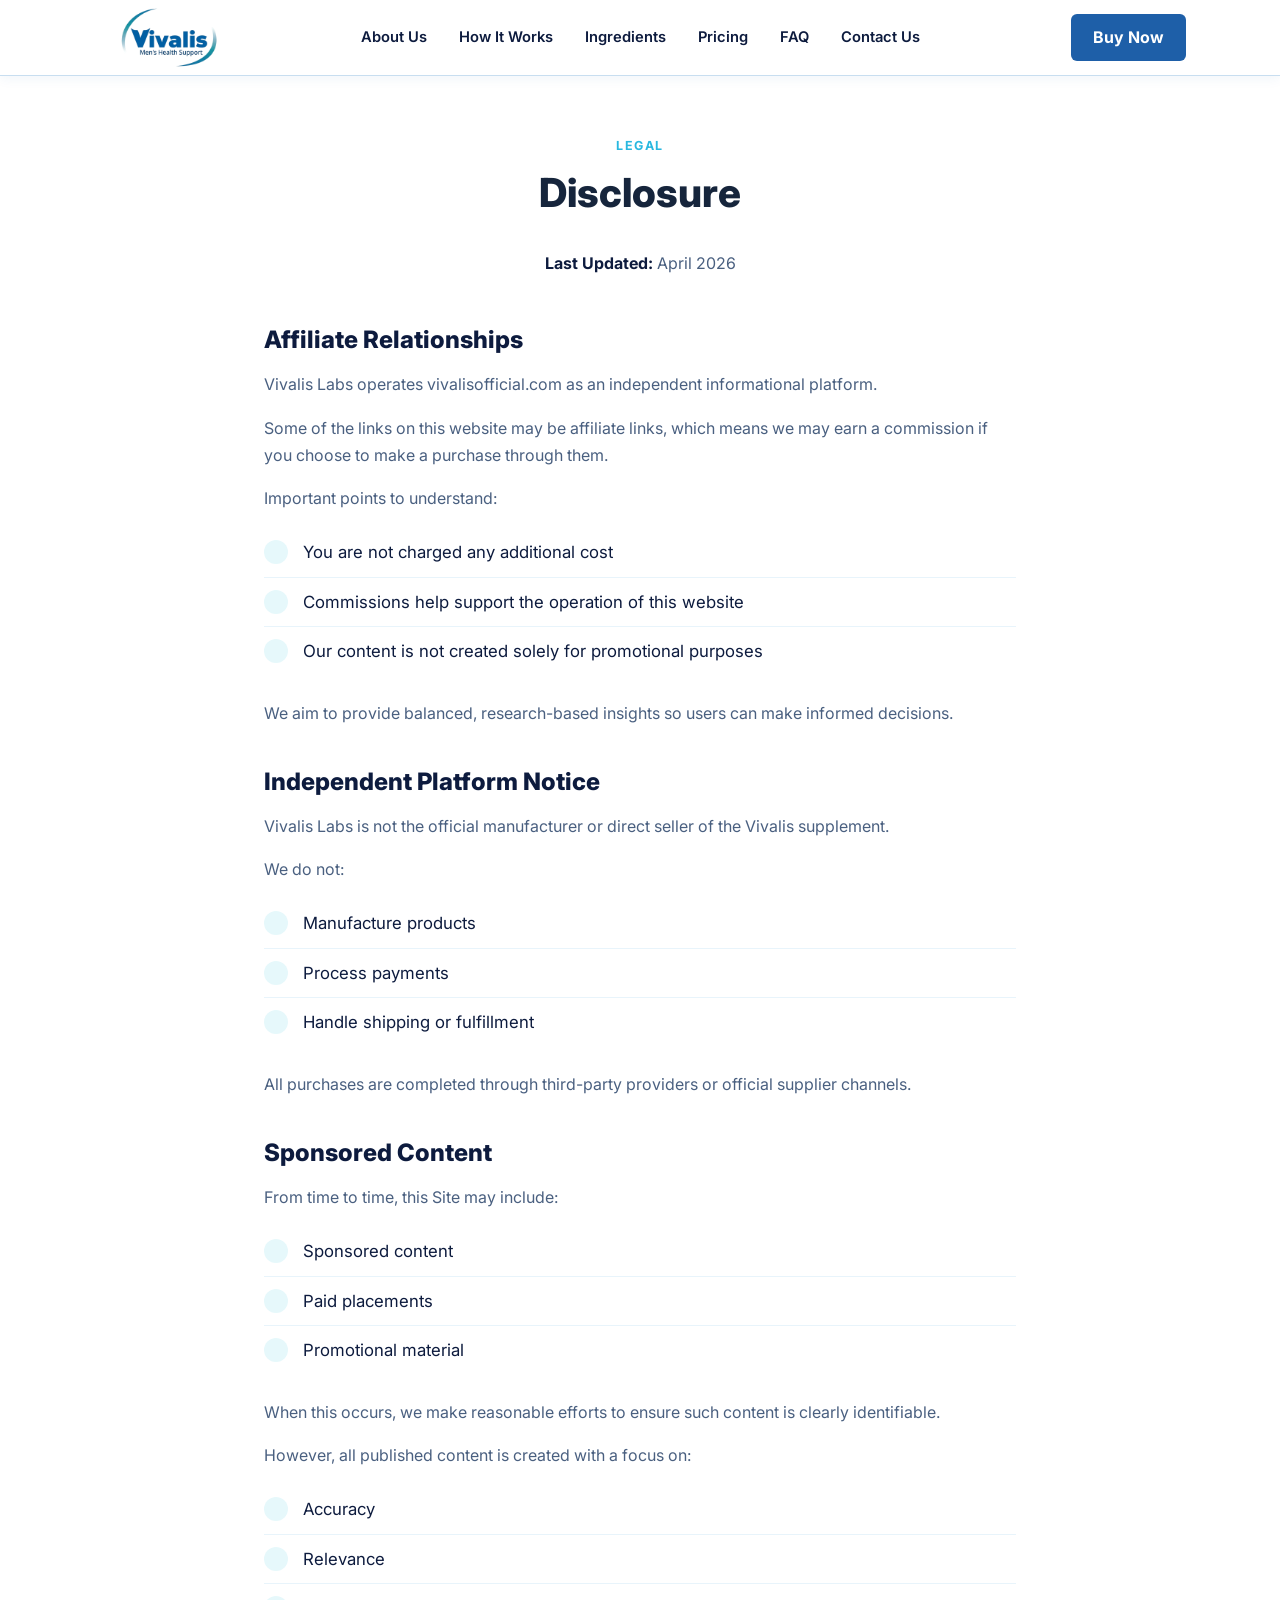
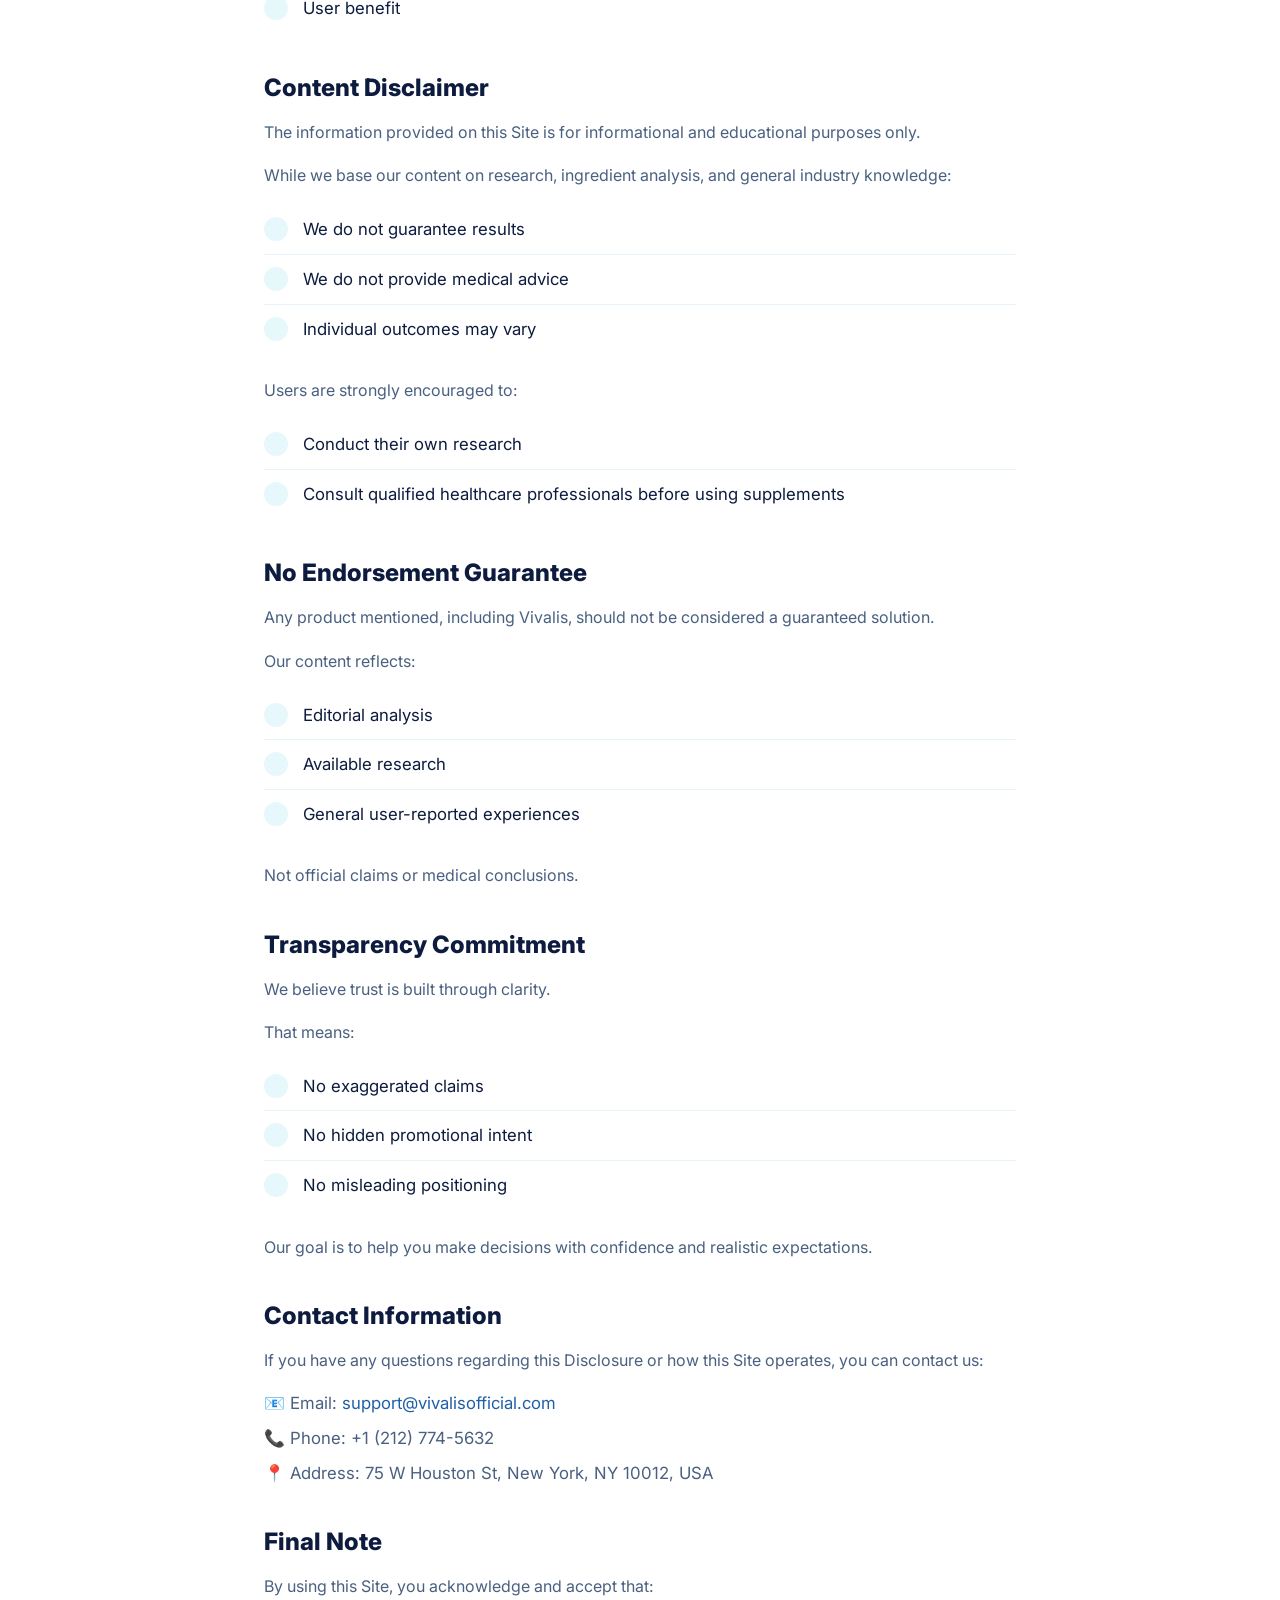
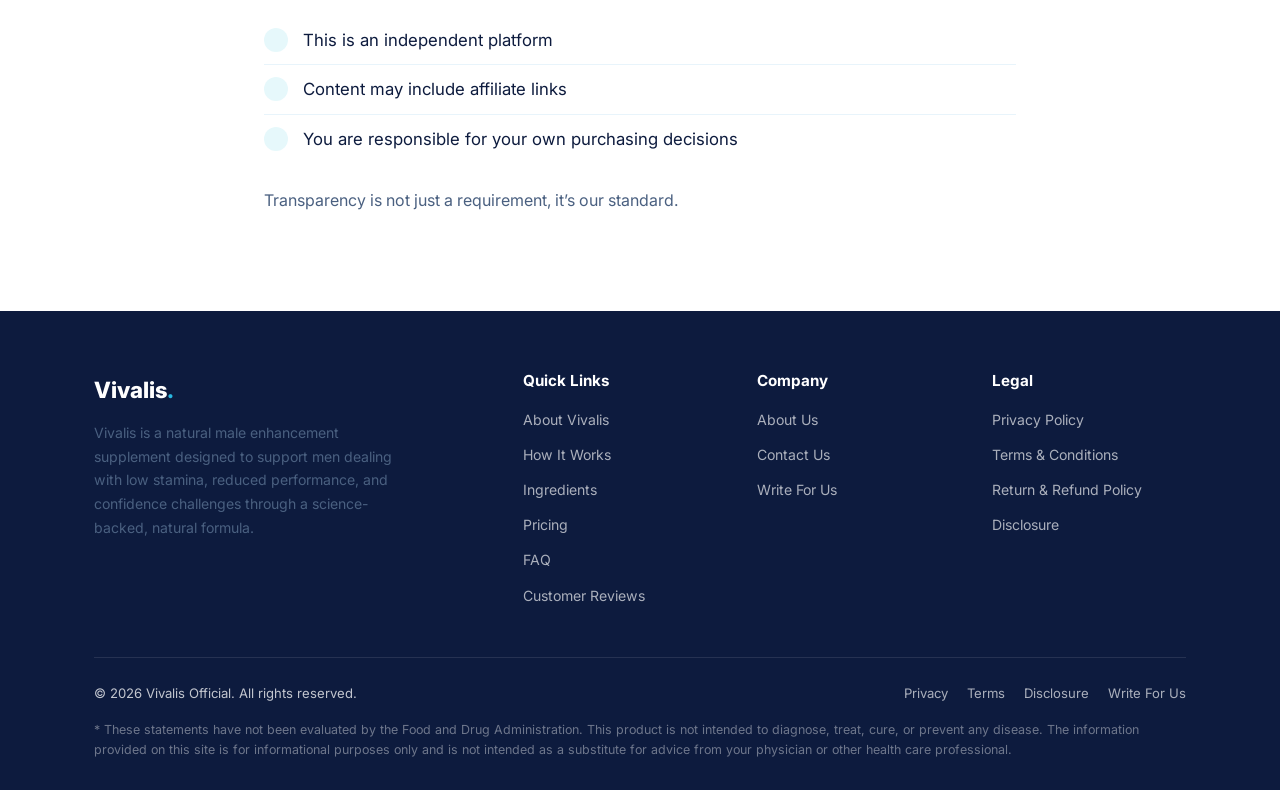
<file: public_html/disclosure.html>
<!DOCTYPE html>
<html lang="en">

<head>
  <!-- Google tag (gtag.js) -->
  <script async src="https://www.googletagmanager.com/gtag/js?id=G-XXXXXXXXXX"></script>
  <script>
    window.dataLayer = window.dataLayer || [];
    function gtag() { dataLayer.push(arguments); }
    gtag('js', new Date());

    gtag('config', 'G-XXXXXXXXXX');
  </script>
  <!-- ================== BASIC SEO META ================== -->
  <title>Disclosure - Vivalis Official Website</title>

  <meta name="description"
    content="Vivalis Disclosure Policy. Information regarding affiliate relationships, sponsored content, and independent platform status.">

  <meta name="keywords"
    content="Vivalis, Vivalis supplement, natural male enhancement, male vitality, stamina support, Vivalis official website, Vivalis pills, Vivalis capsules, Vivalis reviews">

  <meta name="robots" content="index,follow">
  <meta name="viewport" content="width=device-width, initial-scale=1">
  <meta charset="UTF-8">

  <!-- Canonical URL (edit to your live URL) -->
  <link rel="canonical" href="https://www.vivalisofficial.com/disclosure.html">

  <!-- ================ OPEN GRAPH (FACEBOOK & SOCIAL) ================ -->
  <meta property="og:type" content="website">
  <meta property="og:title" content="Disclosure - Vivalis Official Website">
  <meta property="og:description"
    content="Vivalis Disclosure Policy. Information regarding affiliate relationships, sponsored content, and independent platform status.">
  <meta property="og:url" content="https://www.vivalisofficial.com/disclosure.html">
  <meta property="og:image" content="https://www.vivalisofficial.com/Images/hero-section-bottle.webp">
  <meta property="og:site_name" content="Vivalis">
  <meta property="og:locale" content="en_US">

  <!-- Article meta (last updated) -->
  <meta property="article:modified_time" content="2026-05-04T00:00:00+05:45">

  <!-- ================== TWITTER CARD ================== -->
  <meta name="twitter:card" content="summary_large_image">
  <meta name="twitter:title" content="Disclosure - Vivalis Official Website">
  <meta name="twitter:description"
    content="Vivalis Disclosure Policy. Information regarding affiliate relationships, sponsored content, and independent platform status.">
  <meta name="twitter:image" content="https://www.vivalisofficial.com/Images/hero-section-bottle.webp">
  <meta name="twitter:site" content="@vivalisofficial">

  <!-- ================== LOCAL / BUSINESS (USA) ================== -->
  <meta name="geo.region" content="US">
  <meta name="geo.placename" content="United States">
  <meta name="geo.position" content="39.8283;-98.5795">
  <meta name="ICBM" content="39.8283, -98.5795">

  <link rel="icon" type="image/x-icon" href="favicon.ico?v=2">
  <link rel="shortcut icon" href="favicon.ico?v=2">
  <link rel="stylesheet" href="css/style.css">
</head>

<body>

    <header id="site-header">
        <div class="container nav-inner">
            <a href="index.html" class="nav-logo">
                <img src="Images/vivalis-official-logo.webp" alt="Vivalis Official Logo">
            </a>
            <nav class="nav-links">
                <a href="about-us.html">About Us</a>
                <a href="index.html#how-it-works">How It Works</a>
                <a href="index.html#ingredients">Ingredients</a>
                <a href="index.html#pricing">Pricing</a>
                <a href="index.html#faq">FAQ</a>
                <a href="contact-us.html">Contact Us</a>
                <a href="https://secureofficialsite.store/buy-vivalis" class="nav-cta nav-cta-mobile">Buy Now</a>
            </nav>
            <div class="nav-actions">
                <a href="https://secureofficialsite.store/buy-vivalis" class="nav-cta nav-cta-desktop">Buy Now</a>
                <button class="nav-toggle" aria-label="Toggle Navigation">
                    <span></span>
                    <span></span>
                    <span></span>
                </button>
            </div>
        </div>
    </header>

    <main>
        <section id="disclosure" style="padding-top: 60px; padding-bottom: 80px;">
            <div class="container" style="max-width: 800px; margin: 0 auto;">
                <span class="section-label" style="text-align: center; display: block;">Legal</span>
                <h2 style="font-size: 2.5rem; text-align: center; margin-bottom: 2rem;">Disclosure</h2>
                <p style="text-align: center; color: var(--slate); margin-bottom: 3rem;"><strong>Last Updated:</strong> April 2026</p>

                <h2 style="margin-top: 2rem; font-size: 1.5rem; color: var(--navy); margin-bottom: 1rem;">Affiliate Relationships</h2>
                <p>Vivalis Labs operates vivalisofficial.com as an independent informational platform.</p>
                <p>Some of the links on this website may be affiliate links, which means we may earn a commission if you choose to make a purchase through them.</p>
                <p>Important points to understand:</p>
                <ul class="results-list" style="margin-bottom: 1.5rem; margin-top: 0;">
                    <li style="padding: 10px 0;"><div class="dot"></div> You are not charged any additional cost</li>
                    <li style="padding: 10px 0;"><div class="dot"></div> Commissions help support the operation of this website</li>
                    <li style="padding: 10px 0;"><div class="dot"></div> Our content is not created solely for promotional purposes</li>
                </ul>
                <p>We aim to provide balanced, research-based insights so users can make informed decisions.</p>

                <h2 style="margin-top: 2.5rem; font-size: 1.5rem; color: var(--navy); margin-bottom: 1rem;">Independent Platform Notice</h2>
                <p>Vivalis Labs is not the official manufacturer or direct seller of the Vivalis supplement.</p>
                <p>We do not:</p>
                <ul class="results-list" style="margin-bottom: 1.5rem; margin-top: 0;">
                    <li style="padding: 10px 0;"><div class="dot"></div> Manufacture products</li>
                    <li style="padding: 10px 0;"><div class="dot"></div> Process payments</li>
                    <li style="padding: 10px 0;"><div class="dot"></div> Handle shipping or fulfillment</li>
                </ul>
                <p>All purchases are completed through third-party providers or official supplier channels.</p>

                <h2 style="margin-top: 2.5rem; font-size: 1.5rem; color: var(--navy); margin-bottom: 1rem;">Sponsored Content</h2>
                <p>From time to time, this Site may include:</p>
                <ul class="results-list" style="margin-bottom: 1.5rem; margin-top: 0;">
                    <li style="padding: 10px 0;"><div class="dot"></div> Sponsored content</li>
                    <li style="padding: 10px 0;"><div class="dot"></div> Paid placements</li>
                    <li style="padding: 10px 0;"><div class="dot"></div> Promotional material</li>
                </ul>
                <p>When this occurs, we make reasonable efforts to ensure such content is clearly identifiable.</p>
                <p>However, all published content is created with a focus on:</p>
                <ul class="results-list" style="margin-bottom: 1.5rem; margin-top: 0;">
                    <li style="padding: 10px 0;"><div class="dot"></div> Accuracy</li>
                    <li style="padding: 10px 0;"><div class="dot"></div> Relevance</li>
                    <li style="padding: 10px 0;"><div class="dot"></div> User benefit</li>
                </ul>

                <h2 style="margin-top: 2.5rem; font-size: 1.5rem; color: var(--navy); margin-bottom: 1rem;">Content Disclaimer</h2>
                <p>The information provided on this Site is for informational and educational purposes only.</p>
                <p>While we base our content on research, ingredient analysis, and general industry knowledge:</p>
                <ul class="results-list" style="margin-bottom: 1.5rem; margin-top: 0;">
                    <li style="padding: 10px 0;"><div class="dot"></div> We do not guarantee results</li>
                    <li style="padding: 10px 0;"><div class="dot"></div> We do not provide medical advice</li>
                    <li style="padding: 10px 0;"><div class="dot"></div> Individual outcomes may vary</li>
                </ul>
                <p>Users are strongly encouraged to:</p>
                <ul class="results-list" style="margin-bottom: 1.5rem; margin-top: 0;">
                    <li style="padding: 10px 0;"><div class="dot"></div> Conduct their own research</li>
                    <li style="padding: 10px 0;"><div class="dot"></div> Consult qualified healthcare professionals before using supplements</li>
                </ul>

                <h2 style="margin-top: 2.5rem; font-size: 1.5rem; color: var(--navy); margin-bottom: 1rem;">No Endorsement Guarantee</h2>
                <p>Any product mentioned, including Vivalis, should not be considered a guaranteed solution.</p>
                <p>Our content reflects:</p>
                <ul class="results-list" style="margin-bottom: 1.5rem; margin-top: 0;">
                    <li style="padding: 10px 0;"><div class="dot"></div> Editorial analysis</li>
                    <li style="padding: 10px 0;"><div class="dot"></div> Available research</li>
                    <li style="padding: 10px 0;"><div class="dot"></div> General user-reported experiences</li>
                </ul>
                <p>Not official claims or medical conclusions.</p>

                <h2 style="margin-top: 2.5rem; font-size: 1.5rem; color: var(--navy); margin-bottom: 1rem;">Transparency Commitment</h2>
                <p>We believe trust is built through clarity.</p>
                <p>That means:</p>
                <ul class="results-list" style="margin-bottom: 1.5rem; margin-top: 0;">
                    <li style="padding: 10px 0;"><div class="dot"></div> No exaggerated claims</li>
                    <li style="padding: 10px 0;"><div class="dot"></div> No hidden promotional intent</li>
                    <li style="padding: 10px 0;"><div class="dot"></div> No misleading positioning</li>
                </ul>
                <p>Our goal is to help you make decisions with confidence and realistic expectations.</p>

                <h2 style="margin-top: 2.5rem; font-size: 1.5rem; color: var(--navy); margin-bottom: 1rem;">Contact Information</h2>
                <p>If you have any questions regarding this Disclosure or how this Site operates, you can contact us:</p>
                <ul style="list-style: none; padding-left: 0; margin-bottom: 1.5rem; color: var(--slate); font-size: 1.05rem; line-height: 1.6;">
                    <li style="margin-bottom: 0.5rem;">📧 Email: <a href="mailto:support@vivalisofficial.com" style="color: var(--royal); text-decoration: none;">support@vivalisofficial.com</a></li>
                    <li style="margin-bottom: 0.5rem;">📞 Phone: +1 (212) 774-5632</li>
                    <li style="margin-bottom: 0.5rem;">📍 Address: 75 W Houston St, New York, NY 10012, USA</li>
                </ul>

                <h2 style="margin-top: 2.5rem; font-size: 1.5rem; color: var(--navy); margin-bottom: 1rem;">Final Note</h2>
                <p>By using this Site, you acknowledge and accept that:</p>
                <ul class="results-list" style="margin-bottom: 1.5rem; margin-top: 0;">
                    <li style="padding: 10px 0;"><div class="dot"></div> This is an independent platform</li>
                    <li style="padding: 10px 0;"><div class="dot"></div> Content may include affiliate links</li>
                    <li style="padding: 10px 0;"><div class="dot"></div> You are responsible for your own purchasing decisions</li>
                </ul>
                <p>Transparency is not just a requirement, it’s our standard.</p>
            </div>
        </section>
    </main>

    <footer id="site-footer">
        <div class="container">
            <div class="footer-inner">
                <div class="footer-brand">
                    <div class="footer-logo-text">Vivalis<span>.</span></div>
                    <p>Vivalis is a natural male enhancement supplement designed to support men dealing with low
                        stamina, reduced performance, and confidence challenges through a science-backed, natural
                        formula.</p>
                </div>
                <div class="footer-col">
                    <h4>Quick Links</h4>
                    <ul>
                        <li><a href="index.html#about">About Vivalis</a></li>
                        <li><a href="index.html#how-it-works">How It Works</a></li>
                        <li><a href="index.html#ingredients">Ingredients</a></li>
                        <li><a href="index.html#pricing">Pricing</a></li>
                        <li><a href="index.html#faq">FAQ</a></li>
                        <li><a href="index.html#reviews">Customer Reviews</a></li>
                    </ul>
                </div>
                <div class="footer-col">
                    <h4>Company</h4>
                    <ul>
                        <li><a href="about-us.html">About Us</a></li>
                        <li><a href="contact-us.html">Contact Us</a></li>
                        <li><a href="write-for-us.html">Write For Us</a></li>
                    </ul>
                </div>
                <div class="footer-col">
                    <h4>Legal</h4>
                    <ul>
                        <li><a href="privacy-policy.html">Privacy Policy</a></li>
                        <li><a href="terms-of-use.html">Terms & Conditions</a></li>
                        <li><a href="refund-policy.html">Return & Refund Policy</a></li>
                        <li><a href="disclosure.html">Disclosure</a></li>
                    </ul>
                </div>
            </div>
            <div class="footer-bottom">
                <div>&copy; 2026 Vivalis Official. All rights reserved.</div>
                <div>
                    <a href="privacy-policy.html" style="color: rgba(255,255,255,0.65); margin-left: 15px;">Privacy</a>
                    <a href="terms-of-use.html" style="color: rgba(255,255,255,0.65); margin-left: 15px;">Terms</a>
                    <a href="disclosure.html" style="color: rgba(255,255,255,0.65); margin-left: 15px;">Disclosure</a>
                    <a href="write-for-us.html" style="color: rgba(255,255,255,0.65); margin-left: 15px;">Write For Us</a>
                </div>
            </div>
            <div class="footer-disclaimer">
                * These statements have not been evaluated by the Food and Drug Administration. This product is not
                intended to diagnose, treat, cure, or prevent any disease. The information provided on this site is for
                informational purposes only and is not intended as a substitute for advice from your physician or other
                health care professional.
            </div>
        </div>
    </footer>

    <script>
        // Simple JS for mobile menu toggle
        const navToggle = document.querySelector('.nav-toggle');
        const navLinks = document.querySelector('.nav-links');
        
        navToggle.addEventListener('click', function () {
            navLinks.classList.toggle('open');
            this.classList.toggle('active');
        });

        // Close menu on link click
        document.querySelectorAll('.nav-links a').forEach(link => {
            link.addEventListener('click', () => {
                navLinks.classList.remove('open');
                navToggle.classList.remove('active');
            });
        });
    </script>

</body>

</html>
</file>
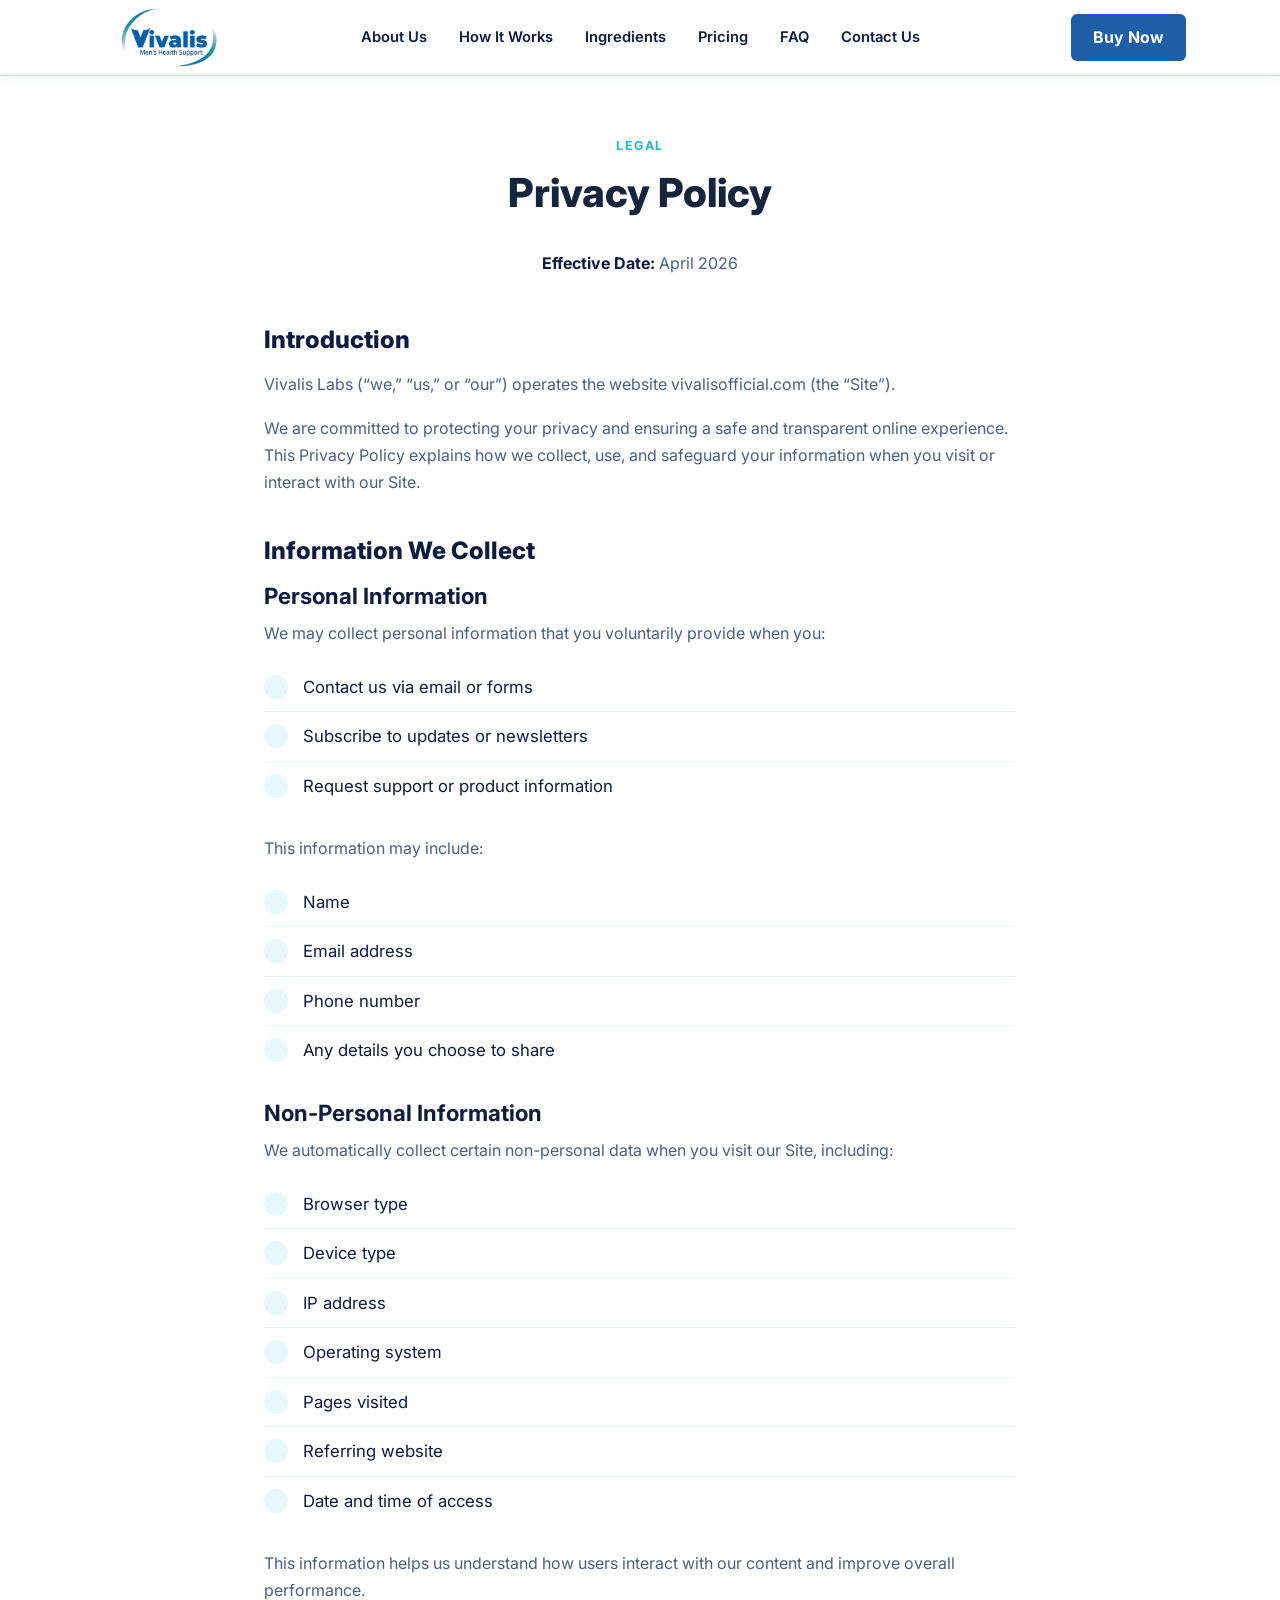
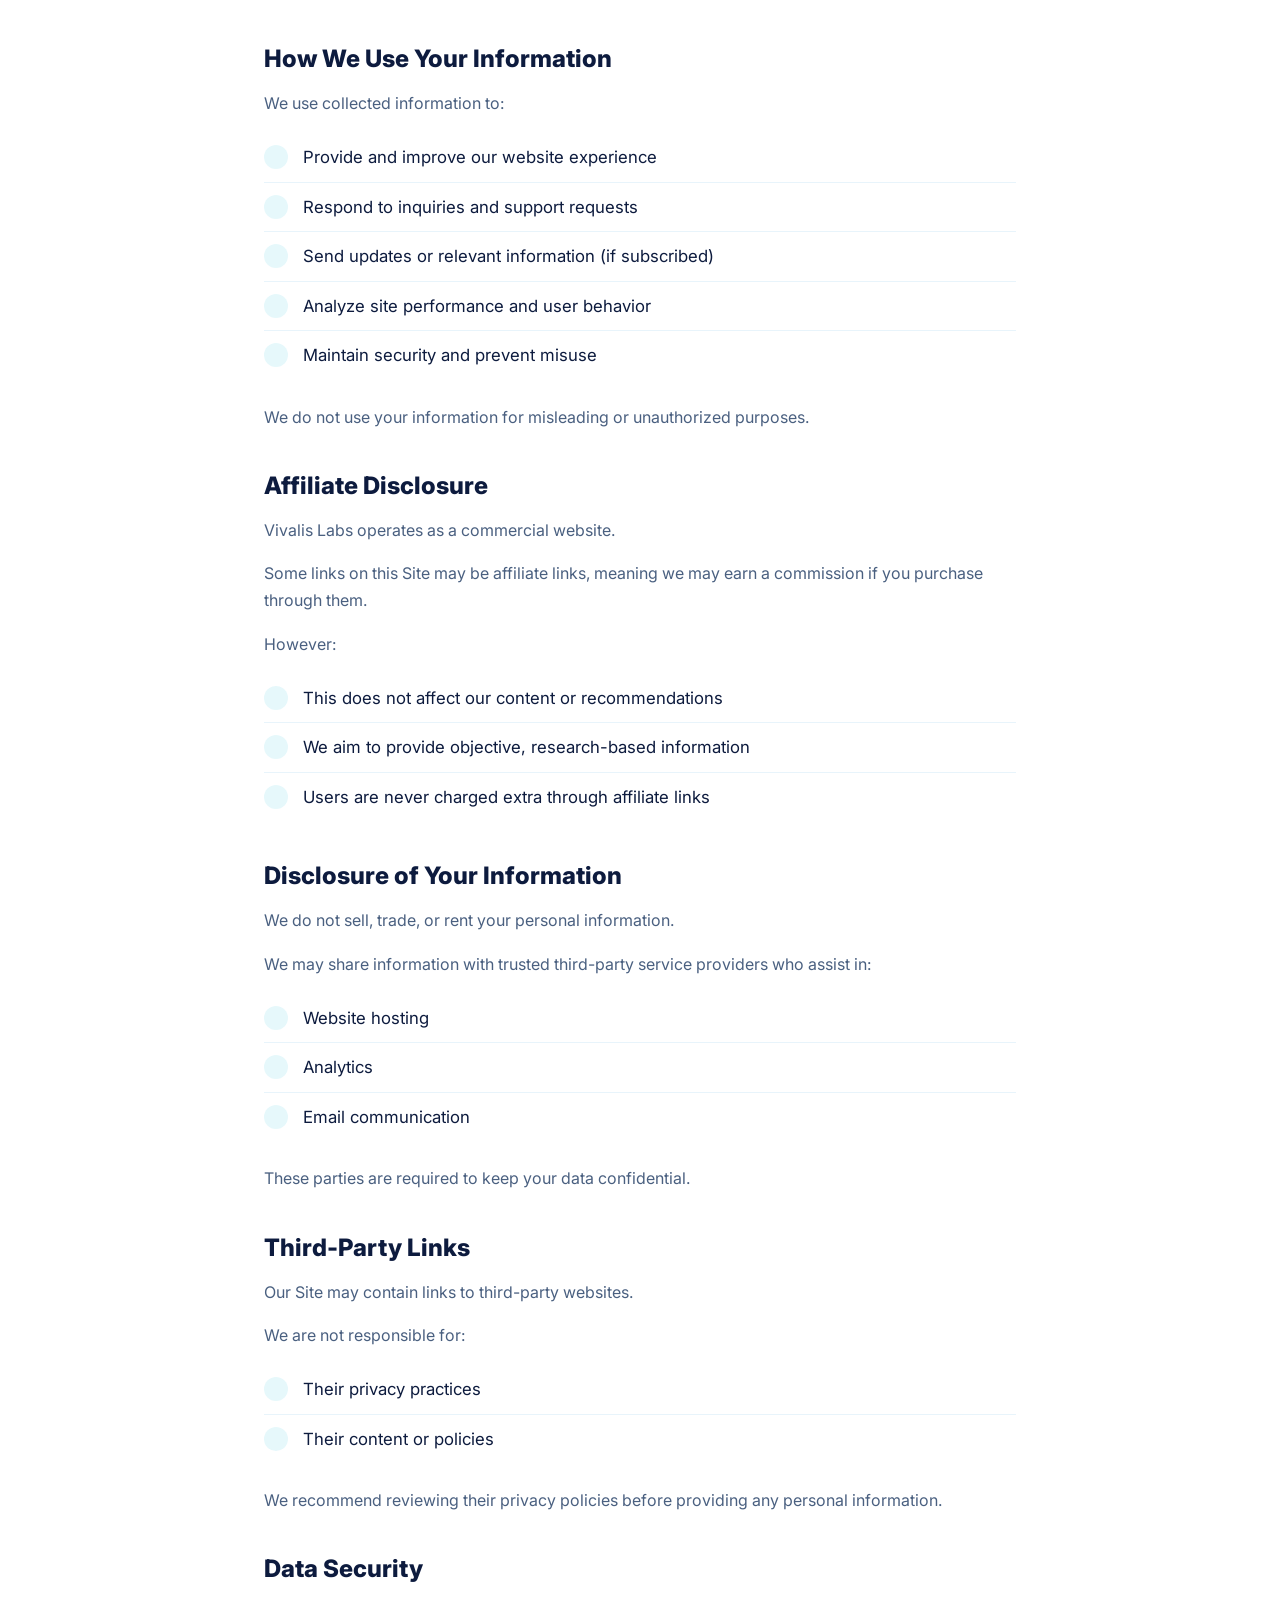
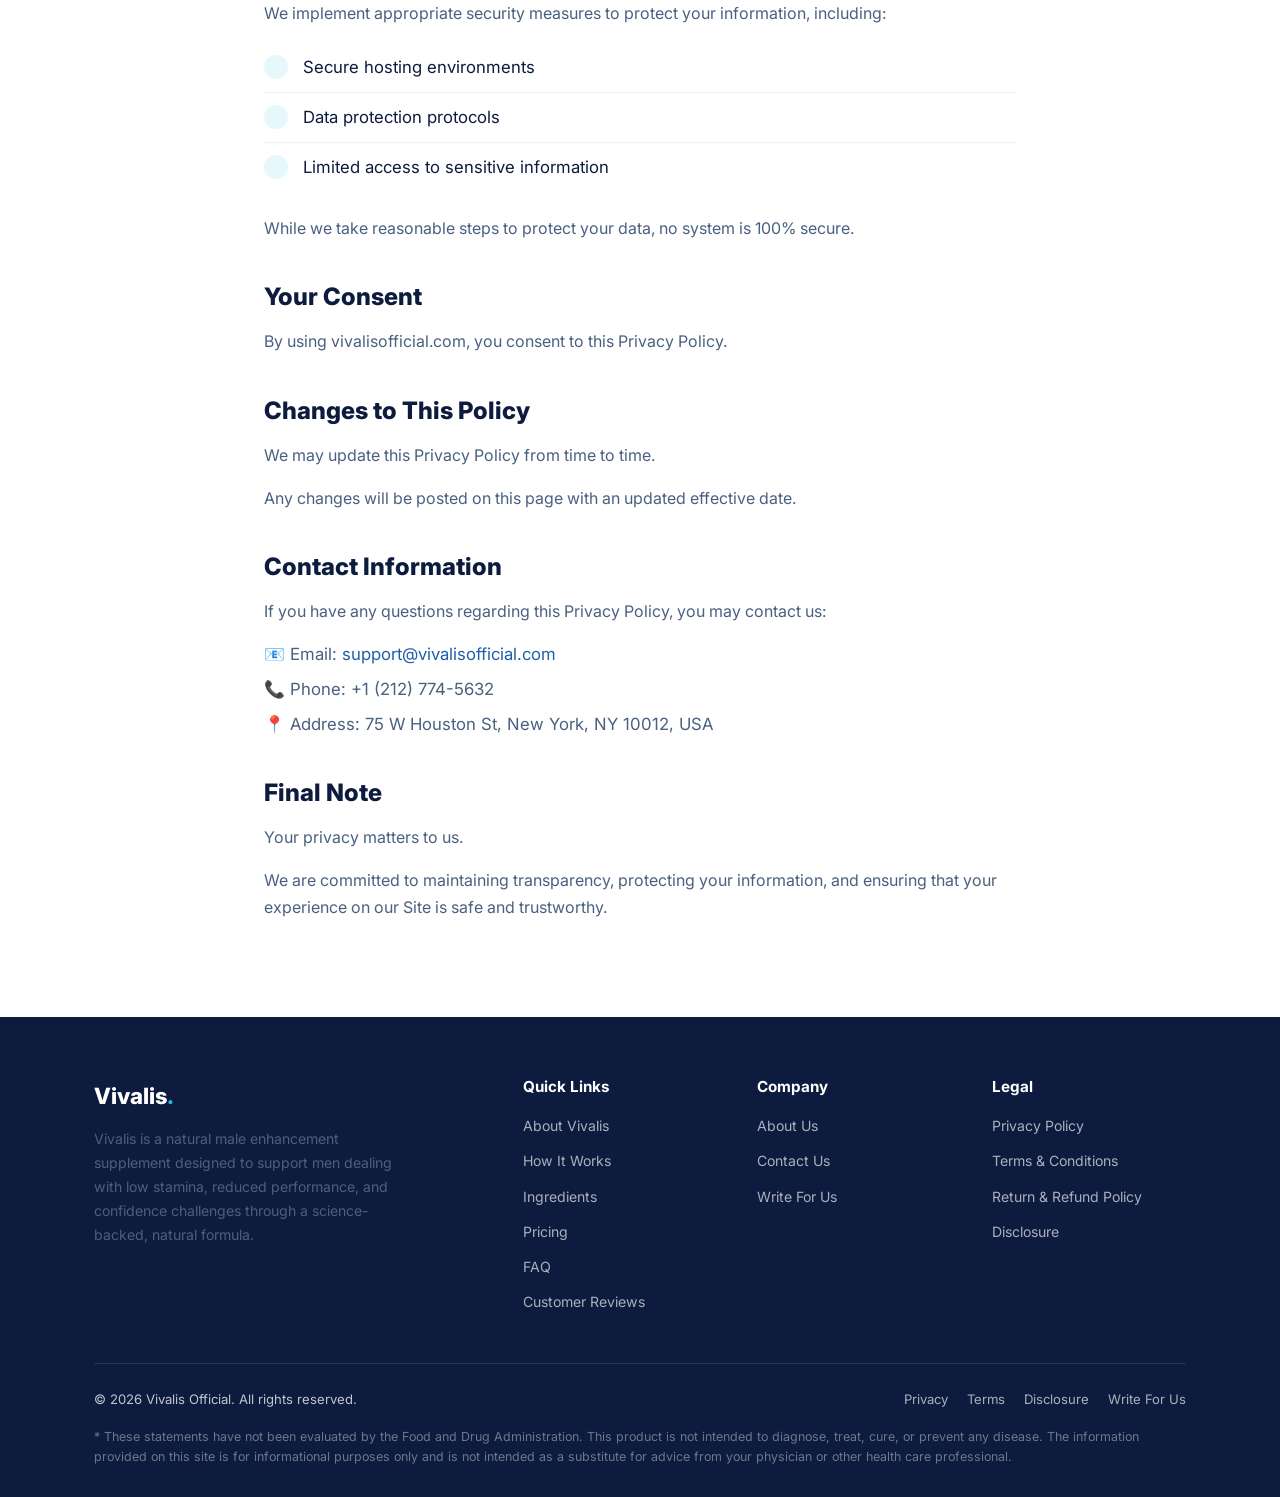
<file: public_html/privacy-policy.html>
<!DOCTYPE html>
<html lang="en">

<head>
  <!-- Google tag (gtag.js) -->
  <script async src="https://www.googletagmanager.com/gtag/js?id=G-XXXXXXXXXX"></script>
  <script>
    window.dataLayer = window.dataLayer || [];
    function gtag() { dataLayer.push(arguments); }
    gtag('js', new Date());

    gtag('config', 'G-XXXXXXXXXX');
  </script>
  <!-- ================== BASIC SEO META ================== -->
  <title>Privacy Policy - Vivalis Official Website</title>

  <meta name="description"
    content="Vivalis Privacy Policy. We are committed to protecting your privacy and ensuring a safe and transparent online experience.">

  <meta name="keywords"
    content="Vivalis, Vivalis supplement, natural male enhancement, male vitality, stamina support, Vivalis official website, Vivalis pills, Vivalis capsules, Vivalis reviews">

  <meta name="robots" content="index,follow">
  <meta name="viewport" content="width=device-width, initial-scale=1">
  <meta charset="UTF-8">

  <!-- Canonical URL (edit to your live URL) -->
  <link rel="canonical" href="https://www.vivalisofficial.com/privacy-policy.html">

  <!-- ================ OPEN GRAPH (FACEBOOK & SOCIAL) ================ -->
  <meta property="og:type" content="website">
  <meta property="og:title" content="Privacy Policy - Vivalis Official Website">
  <meta property="og:description"
    content="Vivalis Privacy Policy. We are committed to protecting your privacy and ensuring a safe and transparent online experience.">
  <meta property="og:url" content="https://www.vivalisofficial.com/privacy-policy.html">
  <meta property="og:image" content="https://www.vivalisofficial.com/Images/hero-section-bottle.webp">
  <meta property="og:site_name" content="Vivalis">
  <meta property="og:locale" content="en_US">

  <!-- Article meta (last updated) -->
  <meta property="article:modified_time" content="2026-05-04T00:00:00+05:45">

  <!-- ================== TWITTER CARD ================== -->
  <meta name="twitter:card" content="summary_large_image">
  <meta name="twitter:title" content="Privacy Policy - Vivalis Official Website">
  <meta name="twitter:description"
    content="Vivalis Privacy Policy. We are committed to protecting your privacy and ensuring a safe and transparent online experience.">
  <meta name="twitter:image" content="https://www.vivalisofficial.com/Images/hero-section-bottle.webp">
  <meta name="twitter:site" content="@vivalisofficial">

  <!-- ================== LOCAL / BUSINESS (USA) ================== -->
  <meta name="geo.region" content="US">
  <meta name="geo.placename" content="United States">
  <meta name="geo.position" content="39.8283;-98.5795">
  <meta name="ICBM" content="39.8283, -98.5795">

  <link rel="icon" type="image/x-icon" href="favicon.ico?v=2">
  <link rel="shortcut icon" href="favicon.ico?v=2">
  <link rel="stylesheet" href="css/style.css">
</head>

<body>

    <header id="site-header">
        <div class="container nav-inner">
            <a href="index.html" class="nav-logo">
                <img src="Images/vivalis-official-logo.webp" alt="Vivalis Official Logo">
            </a>
            <nav class="nav-links">
                <a href="about-us.html">About Us</a>
                <a href="index.html#how-it-works">How It Works</a>
                <a href="index.html#ingredients">Ingredients</a>
                <a href="index.html#pricing">Pricing</a>
                <a href="index.html#faq">FAQ</a>
                <a href="contact-us.html">Contact Us</a>
                <a href="https://secureofficialsite.store/buy-vivalis" class="nav-cta nav-cta-mobile">Buy Now</a>
            </nav>
            <div class="nav-actions">
                <a href="https://secureofficialsite.store/buy-vivalis" class="nav-cta nav-cta-desktop">Buy Now</a>
                <button class="nav-toggle" aria-label="Toggle Navigation">
                    <span></span>
                    <span></span>
                    <span></span>
                </button>
            </div>
        </div>
    </header>

    <main>
        <section id="privacy" style="padding-top: 60px; padding-bottom: 80px;">
            <div class="container" style="max-width: 800px; margin: 0 auto;">
                <span class="section-label" style="text-align: center; display: block;">Legal</span>
                <h2 style="font-size: 2.5rem; text-align: center; margin-bottom: 2rem;">Privacy Policy</h2>
                <p style="text-align: center; color: var(--slate); margin-bottom: 3rem;"><strong>Effective Date:</strong> April 2026</p>

                <h2 style="margin-top: 2rem; font-size: 1.5rem; color: var(--navy); margin-bottom: 1rem;">Introduction</h2>
                <p>Vivalis Labs (“we,” “us,” or “our”) operates the website vivalisofficial.com (the “Site”).</p>
                <p>We are committed to protecting your privacy and ensuring a safe and transparent online experience. This Privacy Policy explains how we collect, use, and safeguard your information when you visit or interact with our Site.</p>

                <h2 style="margin-top: 2.5rem; font-size: 1.5rem; color: var(--navy); margin-bottom: 1rem;">Information We Collect</h2>
                <h3 style="margin-top: 1rem; color: var(--navy); font-weight: 700; margin-bottom: 0.6rem;">Personal Information</h3>
                <p>We may collect personal information that you voluntarily provide when you:</p>
                <ul class="results-list" style="margin-bottom: 1.5rem; margin-top: 0; padding-top: 0;">
                    <li style="padding: 10px 0;"><div class="dot"></div> Contact us via email or forms</li>
                    <li style="padding: 10px 0;"><div class="dot"></div> Subscribe to updates or newsletters</li>
                    <li style="padding: 10px 0;"><div class="dot"></div> Request support or product information</li>
                </ul>
                <p>This information may include:</p>
                <ul class="results-list" style="margin-bottom: 1.5rem; margin-top: 0;">
                    <li style="padding: 10px 0;"><div class="dot"></div> Name</li>
                    <li style="padding: 10px 0;"><div class="dot"></div> Email address</li>
                    <li style="padding: 10px 0;"><div class="dot"></div> Phone number</li>
                    <li style="padding: 10px 0;"><div class="dot"></div> Any details you choose to share</li>
                </ul>

                <h3 style="margin-top: 1.5rem; color: var(--navy); font-weight: 700; margin-bottom: 0.6rem;">Non-Personal Information</h3>
                <p>We automatically collect certain non-personal data when you visit our Site, including:</p>
                <ul class="results-list" style="margin-bottom: 1.5rem; margin-top: 0;">
                    <li style="padding: 10px 0;"><div class="dot"></div> Browser type</li>
                    <li style="padding: 10px 0;"><div class="dot"></div> Device type</li>
                    <li style="padding: 10px 0;"><div class="dot"></div> IP address</li>
                    <li style="padding: 10px 0;"><div class="dot"></div> Operating system</li>
                    <li style="padding: 10px 0;"><div class="dot"></div> Pages visited</li>
                    <li style="padding: 10px 0;"><div class="dot"></div> Referring website</li>
                    <li style="padding: 10px 0;"><div class="dot"></div> Date and time of access</li>
                </ul>
                <p>This information helps us understand how users interact with our content and improve overall performance.</p>

                <h2 style="margin-top: 2.5rem; font-size: 1.5rem; color: var(--navy); margin-bottom: 1rem;">How We Use Your Information</h2>
                <p>We use collected information to:</p>
                <ul class="results-list" style="margin-bottom: 1.5rem; margin-top: 0;">
                    <li style="padding: 10px 0;"><div class="dot"></div> Provide and improve our website experience</li>
                    <li style="padding: 10px 0;"><div class="dot"></div> Respond to inquiries and support requests</li>
                    <li style="padding: 10px 0;"><div class="dot"></div> Send updates or relevant information (if subscribed)</li>
                    <li style="padding: 10px 0;"><div class="dot"></div> Analyze site performance and user behavior</li>
                    <li style="padding: 10px 0;"><div class="dot"></div> Maintain security and prevent misuse</li>
                </ul>
                <p>We do not use your information for misleading or unauthorized purposes.</p>

                <h2 style="margin-top: 2.5rem; font-size: 1.5rem; color: var(--navy); margin-bottom: 1rem;">Affiliate Disclosure</h2>
                <p>Vivalis Labs operates as a commercial website.</p>
                <p>Some links on this Site may be affiliate links, meaning we may earn a commission if you purchase through them.</p>
                <p>However:</p>
                <ul class="results-list" style="margin-bottom: 1.5rem; margin-top: 0;">
                    <li style="padding: 10px 0;"><div class="dot"></div> This does not affect our content or recommendations</li>
                    <li style="padding: 10px 0;"><div class="dot"></div> We aim to provide objective, research-based information</li>
                    <li style="padding: 10px 0;"><div class="dot"></div> Users are never charged extra through affiliate links</li>
                </ul>

                <h2 style="margin-top: 2.5rem; font-size: 1.5rem; color: var(--navy); margin-bottom: 1rem;">Disclosure of Your Information</h2>
                <p>We do not sell, trade, or rent your personal information.</p>
                <p>We may share information with trusted third-party service providers who assist in:</p>
                <ul class="results-list" style="margin-bottom: 1.5rem; margin-top: 0;">
                    <li style="padding: 10px 0;"><div class="dot"></div> Website hosting</li>
                    <li style="padding: 10px 0;"><div class="dot"></div> Analytics</li>
                    <li style="padding: 10px 0;"><div class="dot"></div> Email communication</li>
                </ul>
                <p>These parties are required to keep your data confidential.</p>

                <h2 style="margin-top: 2.5rem; font-size: 1.5rem; color: var(--navy); margin-bottom: 1rem;">Third-Party Links</h2>
                <p>Our Site may contain links to third-party websites.</p>
                <p>We are not responsible for:</p>
                <ul class="results-list" style="margin-bottom: 1.5rem; margin-top: 0;">
                    <li style="padding: 10px 0;"><div class="dot"></div> Their privacy practices</li>
                    <li style="padding: 10px 0;"><div class="dot"></div> Their content or policies</li>
                </ul>
                <p>We recommend reviewing their privacy policies before providing any personal information.</p>

                <h2 style="margin-top: 2.5rem; font-size: 1.5rem; color: var(--navy); margin-bottom: 1rem;">Data Security</h2>
                <p>We implement appropriate security measures to protect your information, including:</p>
                <ul class="results-list" style="margin-bottom: 1.5rem; margin-top: 0;">
                    <li style="padding: 10px 0;"><div class="dot"></div> Secure hosting environments</li>
                    <li style="padding: 10px 0;"><div class="dot"></div> Data protection protocols</li>
                    <li style="padding: 10px 0;"><div class="dot"></div> Limited access to sensitive information</li>
                </ul>
                <p>While we take reasonable steps to protect your data, no system is 100% secure.</p>

                <h2 style="margin-top: 2.5rem; font-size: 1.5rem; color: var(--navy); margin-bottom: 1rem;">Your Consent</h2>
                <p>By using vivalisofficial.com, you consent to this Privacy Policy.</p>

                <h2 style="margin-top: 2.5rem; font-size: 1.5rem; color: var(--navy); margin-bottom: 1rem;">Changes to This Policy</h2>
                <p>We may update this Privacy Policy from time to time.</p>
                <p>Any changes will be posted on this page with an updated effective date.</p>

                <h2 style="margin-top: 2.5rem; font-size: 1.5rem; color: var(--navy); margin-bottom: 1rem;">Contact Information</h2>
                <p>If you have any questions regarding this Privacy Policy, you may contact us:</p>
                <ul style="list-style: none; padding-left: 0; margin-bottom: 1.5rem; color: var(--slate); font-size: 1.05rem; line-height: 1.6;">
                    <li style="margin-bottom: 0.5rem;">📧 Email: <a href="mailto:support@vivalisofficial.com" style="color: var(--royal); text-decoration: none;">support@vivalisofficial.com</a></li>
                    <li style="margin-bottom: 0.5rem;">📞 Phone: +1 (212) 774-5632</li>
                    <li style="margin-bottom: 0.5rem;">📍 Address: 75 W Houston St, New York, NY 10012, USA</li>
                </ul>

                <h2 style="margin-top: 2.5rem; font-size: 1.5rem; color: var(--navy); margin-bottom: 1rem;">Final Note</h2>
                <p>Your privacy matters to us.</p>
                <p>We are committed to maintaining transparency, protecting your information, and ensuring that your experience on our Site is safe and trustworthy.</p>
            </div>
        </section>
    </main>

    <footer id="site-footer">
        <div class="container">
            <div class="footer-inner">
                <div class="footer-brand">
                    <div class="footer-logo-text">Vivalis<span>.</span></div>
                    <p>Vivalis is a natural male enhancement supplement designed to support men dealing with low
                        stamina, reduced performance, and confidence challenges through a science-backed, natural
                        formula.</p>
                </div>
                <div class="footer-col">
                    <h4>Quick Links</h4>
                    <ul>
                        <li><a href="index.html#about">About Vivalis</a></li>
                        <li><a href="index.html#how-it-works">How It Works</a></li>
                        <li><a href="index.html#ingredients">Ingredients</a></li>
                        <li><a href="index.html#pricing">Pricing</a></li>
                        <li><a href="index.html#faq">FAQ</a></li>
                        <li><a href="index.html#reviews">Customer Reviews</a></li>
                    </ul>
                </div>
                <div class="footer-col">
                    <h4>Company</h4>
                    <ul>
                        <li><a href="about-us.html">About Us</a></li>
                        <li><a href="contact-us.html">Contact Us</a></li>
                        <li><a href="write-for-us.html">Write For Us</a></li>
                    </ul>
                </div>
                <div class="footer-col">
                    <h4>Legal</h4>
                    <ul>
                        <li><a href="privacy-policy.html">Privacy Policy</a></li>
                        <li><a href="terms-of-use.html">Terms & Conditions</a></li>
                        <li><a href="refund-policy.html">Return & Refund Policy</a></li>
                        <li><a href="disclosure.html">Disclosure</a></li>
                    </ul>
                </div>
            </div>
            <div class="footer-bottom">
                <div>&copy; 2026 Vivalis Official. All rights reserved.</div>
                <div>
                    <a href="privacy-policy.html" style="color: rgba(255,255,255,0.65); margin-left: 15px;">Privacy</a>
                    <a href="terms-of-use.html" style="color: rgba(255,255,255,0.65); margin-left: 15px;">Terms</a>
                    <a href="disclosure.html" style="color: rgba(255,255,255,0.65); margin-left: 15px;">Disclosure</a>
                    <a href="write-for-us.html" style="color: rgba(255,255,255,0.65); margin-left: 15px;">Write For Us</a>
                </div>
            </div>
            <div class="footer-disclaimer">
                * These statements have not been evaluated by the Food and Drug Administration. This product is not
                intended to diagnose, treat, cure, or prevent any disease. The information provided on this site is for
                informational purposes only and is not intended as a substitute for advice from your physician or other
                health care professional.
            </div>
        </div>
    </footer>

    <script>
        // Simple JS for mobile menu toggle
        document.querySelector('.nav-toggle').addEventListener('click', function () {
            document.querySelector('.nav-links').classList.toggle('open');
        });

        // Close menu on link click
        document.querySelectorAll('.nav-links a').forEach(link => {
            link.addEventListener('click', () => {
                navLinks.classList.remove('open');
                navToggle.classList.remove('active');
            });
        });
    </script>

</body>
</html>
</file>
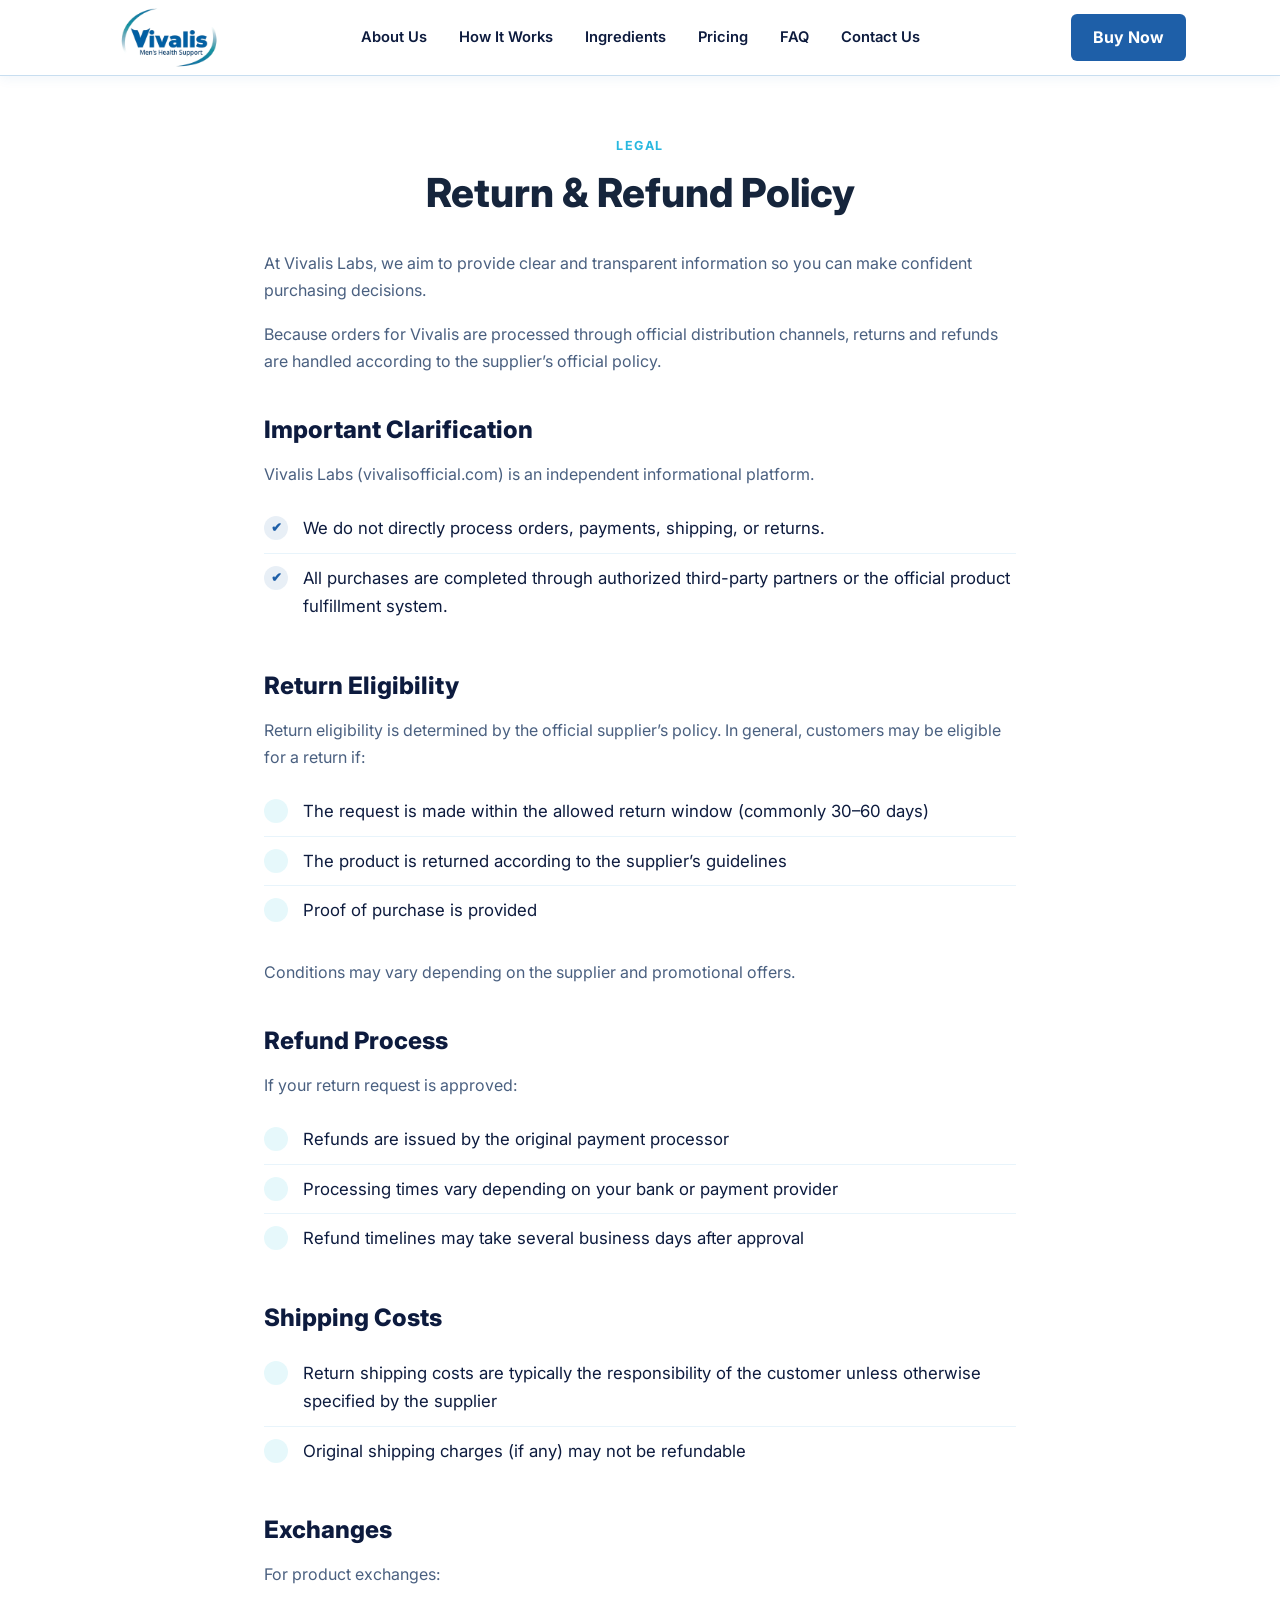
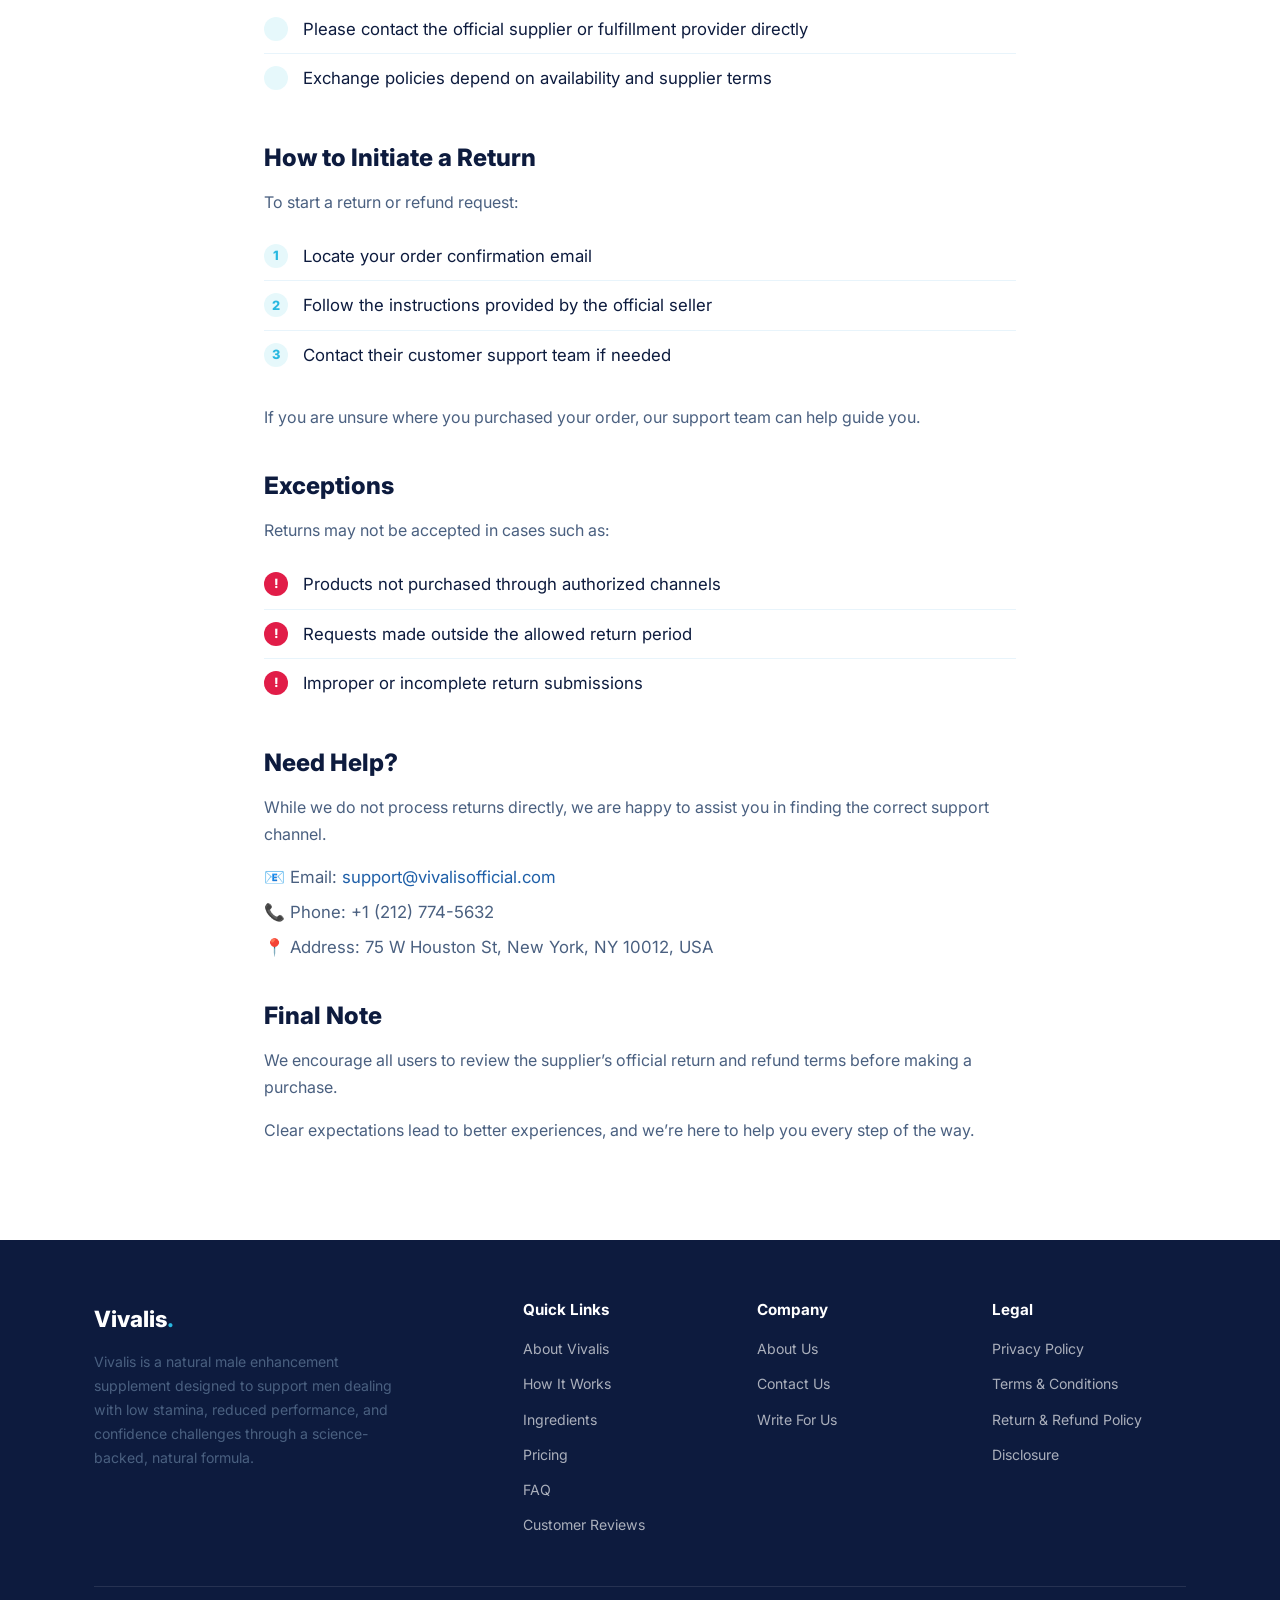
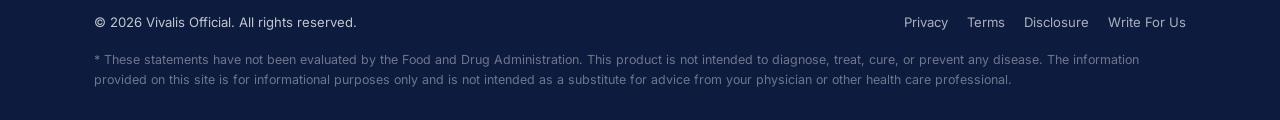
<file: public_html/refund-policy.html>
<!DOCTYPE html>
<html lang="en">

<head>
  <!-- Google tag (gtag.js) -->
  <script async src="https://www.googletagmanager.com/gtag/js?id=G-XXXXXXXXXX"></script>
  <script>
    window.dataLayer = window.dataLayer || [];
    function gtag() { dataLayer.push(arguments); }
    gtag('js', new Date());

    gtag('config', 'G-XXXXXXXXXX');
  </script>
  <!-- ================== BASIC SEO META ================== -->
  <title>Return & Refund Policy - Vivalis Official Website</title>

  <meta name="description"
    content="Vivalis Return & Refund Policy. Clear and transparent information regarding returns and refunds.">

  <meta name="keywords"
    content="Vivalis, Vivalis supplement, natural male enhancement, male vitality, stamina support, Vivalis official website, Vivalis pills, Vivalis capsules, Vivalis reviews">

  <meta name="robots" content="index,follow">
  <meta name="viewport" content="width=device-width, initial-scale=1">
  <meta charset="UTF-8">

  <!-- Canonical URL (edit to your live URL) -->
  <link rel="canonical" href="https://www.vivalisofficial.com/refund-policy.html">

  <!-- ================ OPEN GRAPH (FACEBOOK & SOCIAL) ================ -->
  <meta property="og:type" content="website">
  <meta property="og:title" content="Return & Refund Policy - Vivalis Official Website">
  <meta property="og:description"
    content="Vivalis Return & Refund Policy. Clear and transparent information regarding returns and refunds.">
  <meta property="og:url" content="https://www.vivalisofficial.com/refund-policy.html">
  <meta property="og:image" content="https://www.vivalisofficial.com/Images/hero-section-bottle.webp">
  <meta property="og:site_name" content="Vivalis">
  <meta property="og:locale" content="en_US">

  <!-- Article meta (last updated) -->
  <meta property="article:modified_time" content="2026-05-04T00:00:00+05:45">

  <!-- ================== TWITTER CARD ================== -->
  <meta name="twitter:card" content="summary_large_image">
  <meta name="twitter:title" content="Return & Refund Policy - Vivalis Official Website">
  <meta name="twitter:description"
    content="Vivalis Return & Refund Policy. Clear and transparent information regarding returns and refunds.">
  <meta name="twitter:image" content="https://www.vivalisofficial.com/Images/hero-section-bottle.webp">
  <meta name="twitter:site" content="@vivalisofficial">

  <!-- ================== LOCAL / BUSINESS (USA) ================== -->
  <meta name="geo.region" content="US">
  <meta name="geo.placename" content="United States">
  <meta name="geo.position" content="39.8283;-98.5795">
  <meta name="ICBM" content="39.8283, -98.5795">

  <link rel="icon" type="image/x-icon" href="favicon.ico?v=2">
  <link rel="shortcut icon" href="favicon.ico?v=2">
  <link rel="stylesheet" href="css/style.css">
</head>

<body>

    <header id="site-header">
        <div class="container nav-inner">
            <a href="index.html" class="nav-logo">
                <img src="Images/vivalis-official-logo.webp" alt="Vivalis Official Logo">
            </a>
            <nav class="nav-links">
                <a href="about-us.html">About Us</a>
                <a href="index.html#how-it-works">How It Works</a>
                <a href="index.html#ingredients">Ingredients</a>
                <a href="index.html#pricing">Pricing</a>
                <a href="index.html#faq">FAQ</a>
                <a href="contact-us.html">Contact Us</a>
                <a href="https://secureofficialsite.store/buy-vivalis" class="nav-cta nav-cta-mobile">Buy Now</a>
            </nav>
            <div class="nav-actions">
                <a href="https://secureofficialsite.store/buy-vivalis" class="nav-cta nav-cta-desktop">Buy Now</a>
                <button class="nav-toggle" aria-label="Toggle Navigation">
                    <span></span>
                    <span></span>
                    <span></span>
                </button>
            </div>
        </div>
    </header>

    <main>
        <section id="refund-policy" style="padding-top: 60px; padding-bottom: 80px;">
            <div class="container" style="max-width: 800px; margin: 0 auto;">
                <span class="section-label" style="text-align: center; display: block;">Legal</span>
                <h2 style="font-size: 2.5rem; text-align: center; margin-bottom: 2rem;">Return & Refund Policy</h2>
                
                <p>At Vivalis Labs, we aim to provide clear and transparent information so you can make confident purchasing decisions.</p>
                <p>Because orders for Vivalis are processed through official distribution channels, returns and refunds are handled according to the supplier’s official policy.</p>

                <h2 style="margin-top: 2.5rem; font-size: 1.5rem; color: var(--navy); margin-bottom: 1rem;">Important Clarification</h2>
                <p>Vivalis Labs (vivalisofficial.com) is an independent informational platform.</p>
                <ul class="results-list" style="margin-bottom: 1.5rem; margin-top: 0; padding-top: 0;">
                    <li style="padding: 10px 0;"><div class="dot" style="background: rgba(30, 95, 168, 0.1); color: var(--royal);">✔</div> We do not directly process orders, payments, shipping, or returns.</li>
                    <li style="padding: 10px 0;"><div class="dot" style="background: rgba(30, 95, 168, 0.1); color: var(--royal);">✔</div> All purchases are completed through authorized third-party partners or the official product fulfillment system.</li>
                </ul>

                <h2 style="margin-top: 2.5rem; font-size: 1.5rem; color: var(--navy); margin-bottom: 1rem;">Return Eligibility</h2>
                <p>Return eligibility is determined by the official supplier’s policy. In general, customers may be eligible for a return if:</p>
                <ul class="results-list" style="margin-bottom: 1.5rem; margin-top: 0;">
                    <li style="padding: 10px 0;"><div class="dot"></div> The request is made within the allowed return window (commonly 30–60 days)</li>
                    <li style="padding: 10px 0;"><div class="dot"></div> The product is returned according to the supplier’s guidelines</li>
                    <li style="padding: 10px 0;"><div class="dot"></div> Proof of purchase is provided</li>
                </ul>
                <p>Conditions may vary depending on the supplier and promotional offers.</p>

                <h2 style="margin-top: 2.5rem; font-size: 1.5rem; color: var(--navy); margin-bottom: 1rem;">Refund Process</h2>
                <p>If your return request is approved:</p>
                <ul class="results-list" style="margin-bottom: 1.5rem; margin-top: 0;">
                    <li style="padding: 10px 0;"><div class="dot"></div> Refunds are issued by the original payment processor</li>
                    <li style="padding: 10px 0;"><div class="dot"></div> Processing times vary depending on your bank or payment provider</li>
                    <li style="padding: 10px 0;"><div class="dot"></div> Refund timelines may take several business days after approval</li>
                </ul>

                <h2 style="margin-top: 2.5rem; font-size: 1.5rem; color: var(--navy); margin-bottom: 1rem;">Shipping Costs</h2>
                <ul class="results-list" style="margin-bottom: 1.5rem; margin-top: 0;">
                    <li style="padding: 10px 0;"><div class="dot"></div> Return shipping costs are typically the responsibility of the customer unless otherwise specified by the supplier</li>
                    <li style="padding: 10px 0;"><div class="dot"></div> Original shipping charges (if any) may not be refundable</li>
                </ul>

                <h2 style="margin-top: 2.5rem; font-size: 1.5rem; color: var(--navy); margin-bottom: 1rem;">Exchanges</h2>
                <p>For product exchanges:</p>
                <ul class="results-list" style="margin-bottom: 1.5rem; margin-top: 0;">
                    <li style="padding: 10px 0;"><div class="dot"></div> Please contact the official supplier or fulfillment provider directly</li>
                    <li style="padding: 10px 0;"><div class="dot"></div> Exchange policies depend on availability and supplier terms</li>
                </ul>

                <h2 style="margin-top: 2.5rem; font-size: 1.5rem; color: var(--navy); margin-bottom: 1rem;">How to Initiate a Return</h2>
                <p>To start a return or refund request:</p>
                <ul class="results-list" style="margin-bottom: 1.5rem; margin-top: 0;">
                    <li style="padding: 10px 0;"><div class="dot">1</div> Locate your order confirmation email</li>
                    <li style="padding: 10px 0;"><div class="dot">2</div> Follow the instructions provided by the official seller</li>
                    <li style="padding: 10px 0;"><div class="dot">3</div> Contact their customer support team if needed</li>
                </ul>
                <p>If you are unsure where you purchased your order, our support team can help guide you.</p>

                <h2 style="margin-top: 2.5rem; font-size: 1.5rem; color: var(--navy); margin-bottom: 1rem;">Exceptions</h2>
                <p>Returns may not be accepted in cases such as:</p>
                <ul class="results-list" style="margin-bottom: 1.5rem; margin-top: 0;">
                    <li style="padding: 10px 0;"><div class="dot" style="background: #e11d48; color: white;">!</div> Products not purchased through authorized channels</li>
                    <li style="padding: 10px 0;"><div class="dot" style="background: #e11d48; color: white;">!</div> Requests made outside the allowed return period</li>
                    <li style="padding: 10px 0;"><div class="dot" style="background: #e11d48; color: white;">!</div> Improper or incomplete return submissions</li>
                </ul>

                <h2 style="margin-top: 2.5rem; font-size: 1.5rem; color: var(--navy); margin-bottom: 1rem;">Need Help?</h2>
                <p>While we do not process returns directly, we are happy to assist you in finding the correct support channel.</p>
                <ul style="list-style: none; padding-left: 0; margin-bottom: 1.5rem; color: var(--slate); font-size: 1.05rem; line-height: 1.6;">
                    <li style="margin-bottom: 0.5rem;">📧 Email: <a href="mailto:support@vivalisofficial.com" style="color: var(--royal); text-decoration: none;">support@vivalisofficial.com</a></li>
                    <li style="margin-bottom: 0.5rem;">📞 Phone: +1 (212) 774-5632</li>
                    <li style="margin-bottom: 0.5rem;">📍 Address: 75 W Houston St, New York, NY 10012, USA</li>
                </ul>

                <h2 style="margin-top: 2.5rem; font-size: 1.5rem; color: var(--navy); margin-bottom: 1rem;">Final Note</h2>
                <p>We encourage all users to review the supplier’s official return and refund terms before making a purchase.</p>
                <p>Clear expectations lead to better experiences, and we’re here to help you every step of the way.</p>
            </div>
        </section>
    </main>

    <footer id="site-footer">
        <div class="container">
            <div class="footer-inner">
                <div class="footer-brand">
                    <div class="footer-logo-text">Vivalis<span>.</span></div>
                    <p>Vivalis is a natural male enhancement supplement designed to support men dealing with low
                        stamina, reduced performance, and confidence challenges through a science-backed, natural
                        formula.</p>
                </div>
                <div class="footer-col">
                    <h4>Quick Links</h4>
                    <ul>
                        <li><a href="index.html#about">About Vivalis</a></li>
                        <li><a href="index.html#how-it-works">How It Works</a></li>
                        <li><a href="index.html#ingredients">Ingredients</a></li>
                        <li><a href="index.html#pricing">Pricing</a></li>
                        <li><a href="index.html#faq">FAQ</a></li>
                        <li><a href="index.html#reviews">Customer Reviews</a></li>
                    </ul>
                </div>
                <div class="footer-col">
                    <h4>Company</h4>
                    <ul>
                        <li><a href="about-us.html">About Us</a></li>
                        <li><a href="contact-us.html">Contact Us</a></li>
                        <li><a href="write-for-us.html">Write For Us</a></li>
                    </ul>
                </div>
                <div class="footer-col">
                    <h4>Legal</h4>
                    <ul>
                        <li><a href="privacy-policy.html">Privacy Policy</a></li>
                        <li><a href="terms-of-use.html">Terms & Conditions</a></li>
                        <li><a href="refund-policy.html">Return & Refund Policy</a></li>
                        <li><a href="disclosure.html">Disclosure</a></li>
                    </ul>
                </div>
            </div>
            <div class="footer-bottom">
                <div>&copy; 2026 Vivalis Official. All rights reserved.</div>
                <div>
                    <a href="privacy-policy.html" style="color: rgba(255,255,255,0.65); margin-left: 15px;">Privacy</a>
                    <a href="terms-of-use.html" style="color: rgba(255,255,255,0.65); margin-left: 15px;">Terms</a>
                    <a href="disclosure.html" style="color: rgba(255,255,255,0.65); margin-left: 15px;">Disclosure</a>
                    <a href="write-for-us.html" style="color: rgba(255,255,255,0.65); margin-left: 15px;">Write For Us</a>
                </div>
            </div>
            <div class="footer-disclaimer">
                * These statements have not been evaluated by the Food and Drug Administration. This product is not
                intended to diagnose, treat, cure, or prevent any disease. The information provided on this site is for
                informational purposes only and is not intended as a substitute for advice from your physician or other
                health care professional.
            </div>
        </div>
    </footer>

    <script>
        // Simple JS for mobile menu toggle
        const navToggle = document.querySelector('.nav-toggle');
        const navLinks = document.querySelector('.nav-links');
        
        navToggle.addEventListener('click', function () {
            navLinks.classList.toggle('open');
            this.classList.toggle('active');
        });

        // Close menu on link click
        document.querySelectorAll('.nav-links a').forEach(link => {
            link.addEventListener('click', () => {
                navLinks.classList.remove('open');
                navToggle.classList.remove('active');
            });
        });
    </script>

</body>

</html>
</file>
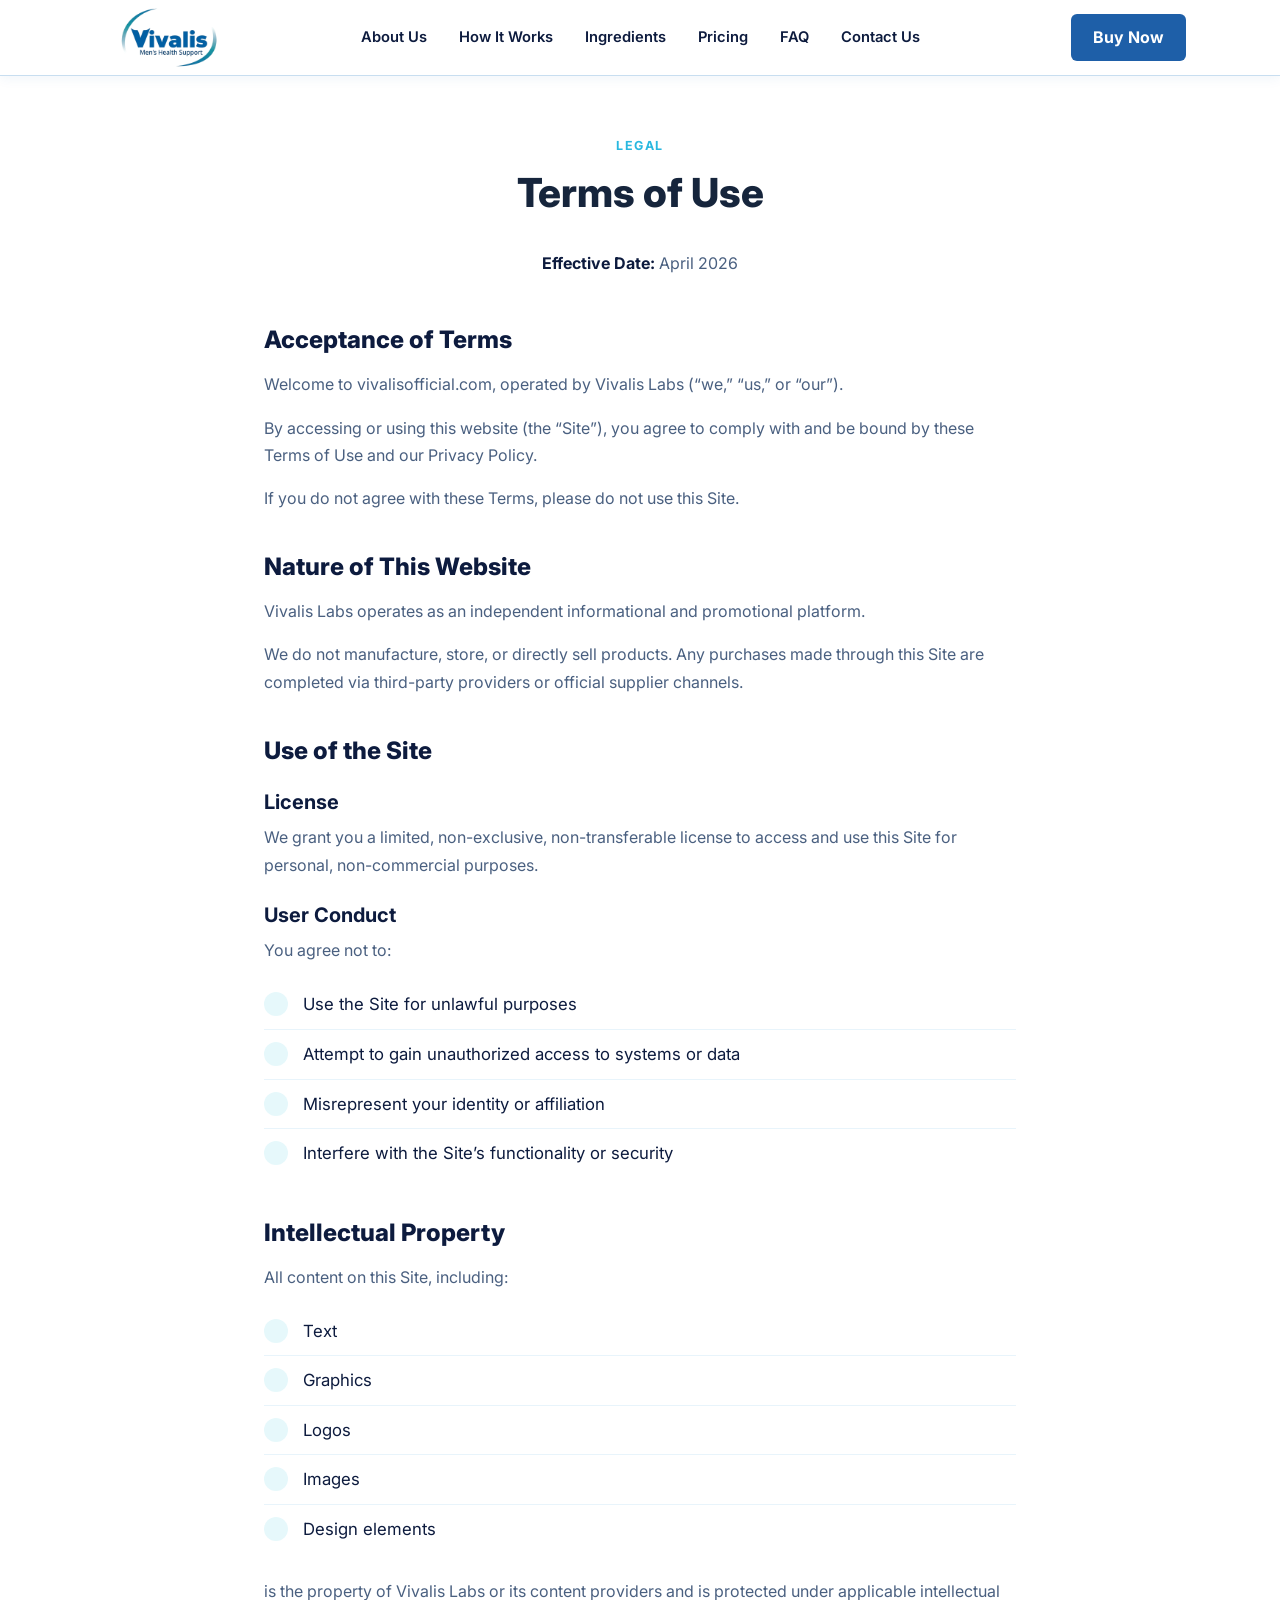
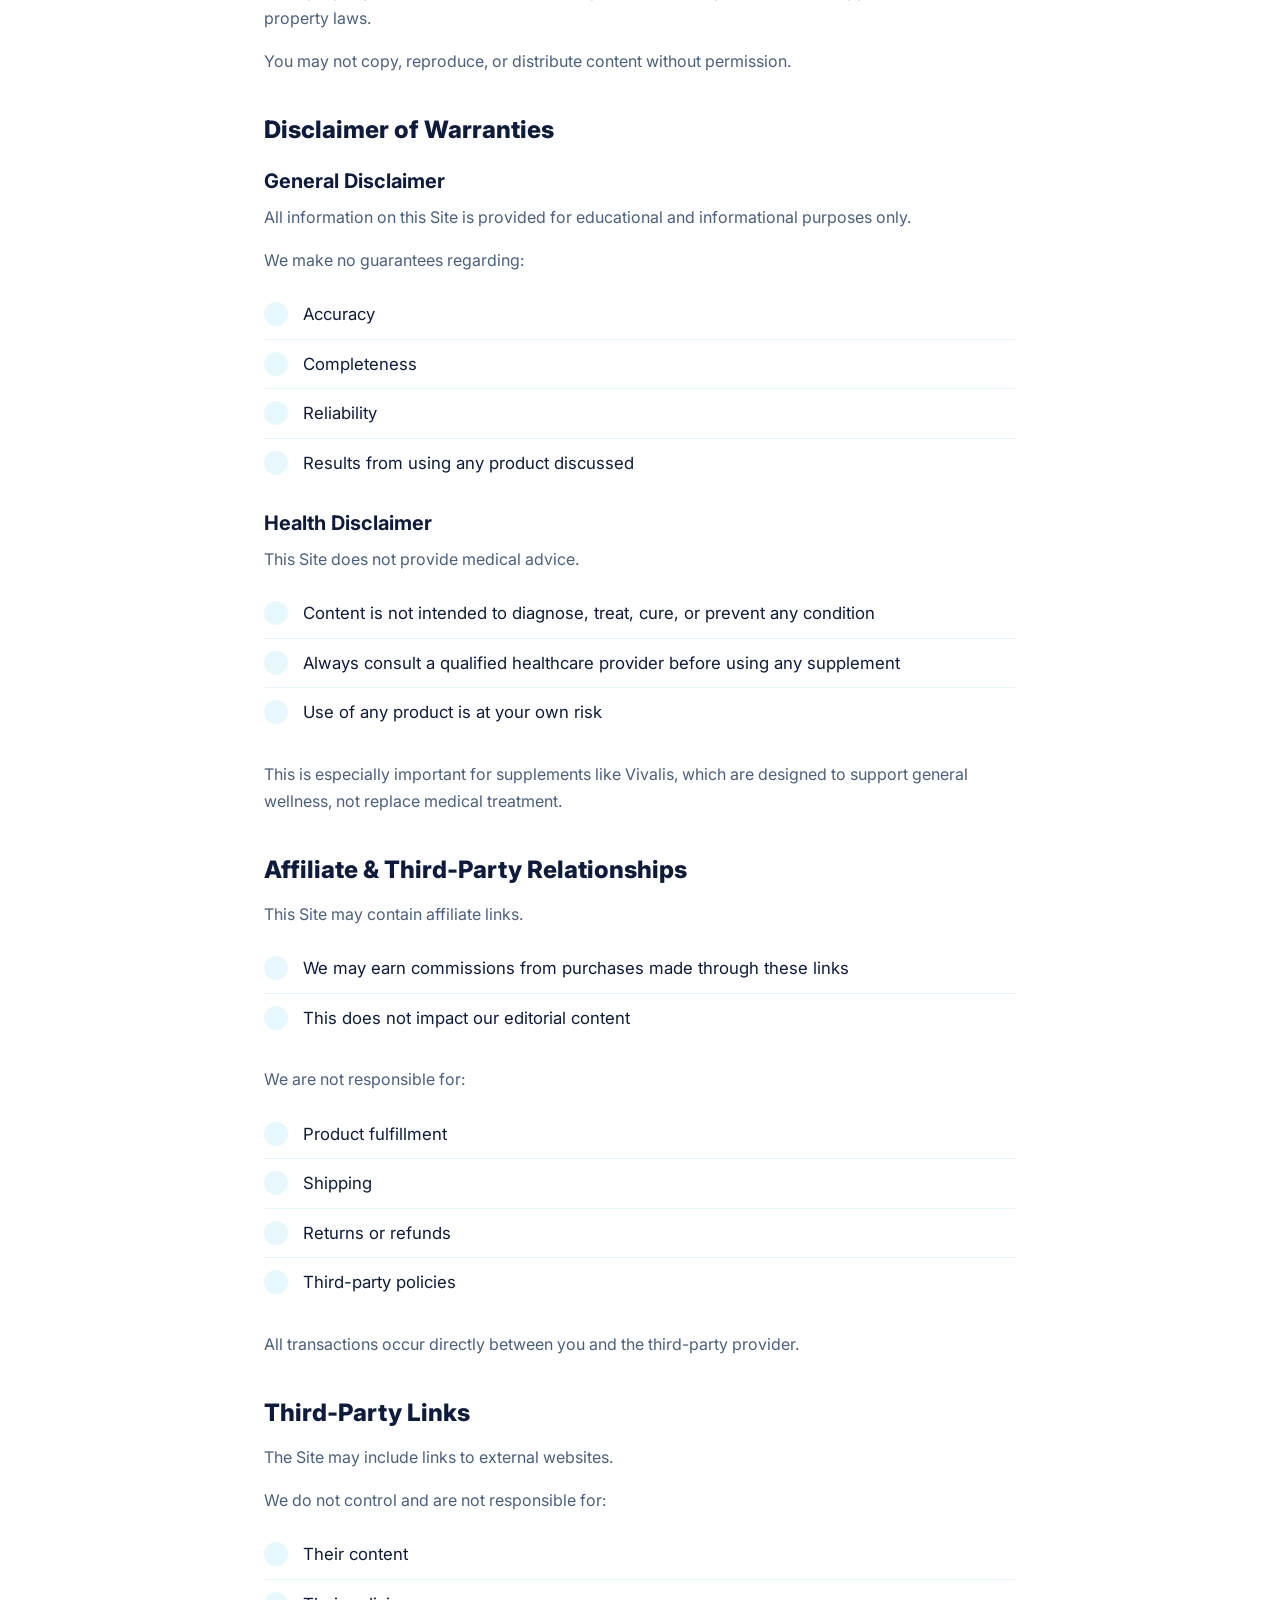
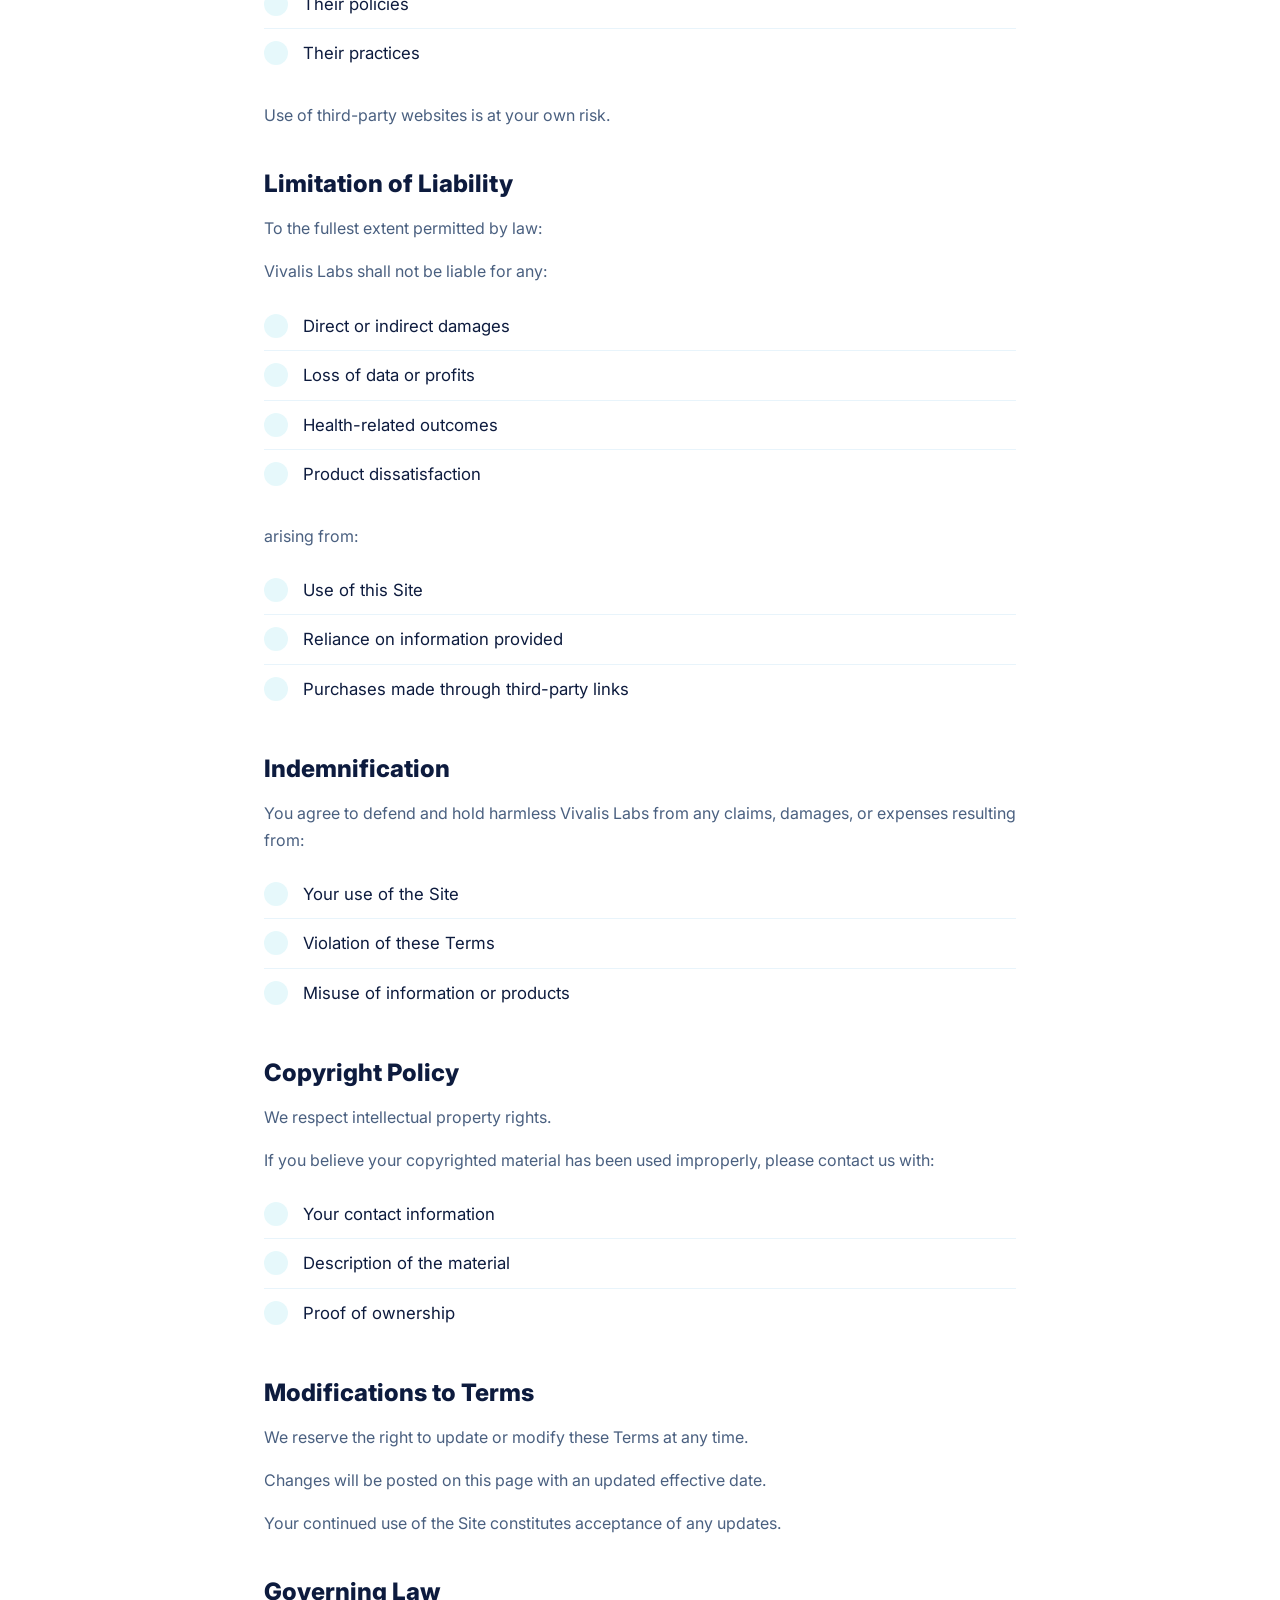
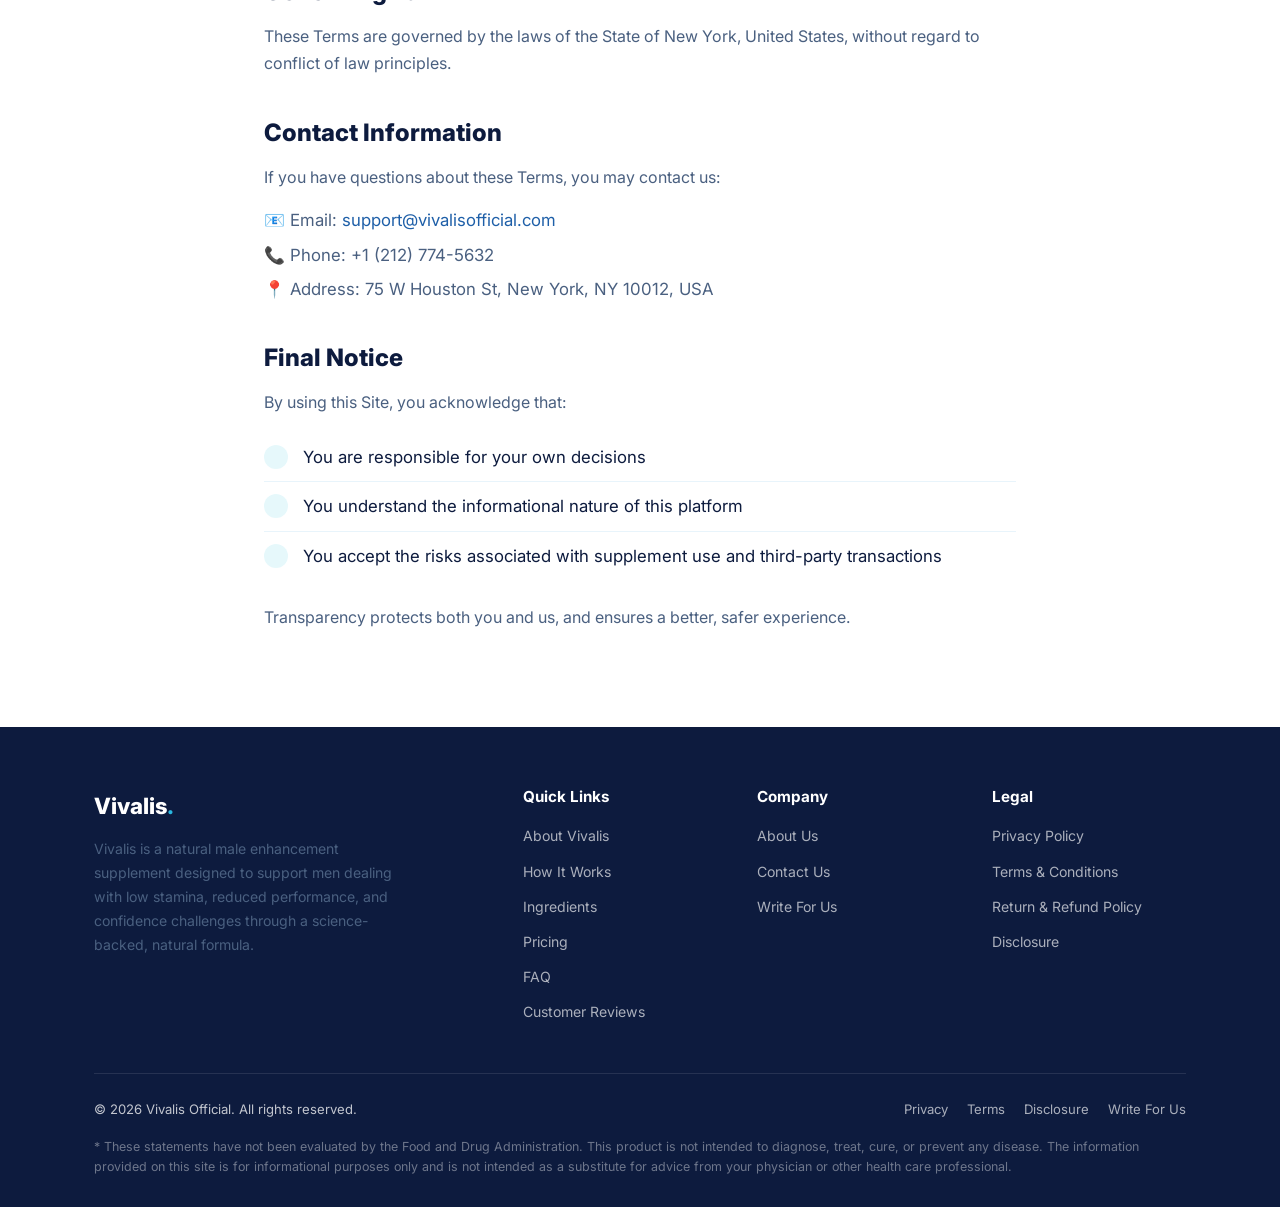
<file: public_html/terms-of-use.html>
<!DOCTYPE html>
<html lang="en">

<head>
  <!-- Google tag (gtag.js) -->
  <script async src="https://www.googletagmanager.com/gtag/js?id=G-XXXXXXXXXX"></script>
  <script>
    window.dataLayer = window.dataLayer || [];
    function gtag() { dataLayer.push(arguments); }
    gtag('js', new Date());

    gtag('config', 'G-XXXXXXXXXX');
  </script>
  <!-- ================== BASIC SEO META ================== -->
  <title>Terms of Use - Vivalis Official Website</title>

  <meta name="description"
    content="Vivalis Terms of Use. By accessing or using this website, you agree to comply with and be bound by these Terms of Use.">

  <meta name="keywords"
    content="Vivalis, Vivalis supplement, natural male enhancement, male vitality, stamina support, Vivalis official website, Vivalis pills, Vivalis capsules, Vivalis reviews">

  <meta name="robots" content="index,follow">
  <meta name="viewport" content="width=device-width, initial-scale=1">
  <meta charset="UTF-8">

  <!-- Canonical URL (edit to your live URL) -->
  <link rel="canonical" href="https://www.vivalisofficial.com/terms-of-use.html">

  <!-- ================ OPEN GRAPH (FACEBOOK & SOCIAL) ================ -->
  <meta property="og:type" content="website">
  <meta property="og:title" content="Terms of Use - Vivalis Official Website">
  <meta property="og:description"
    content="Vivalis Terms of Use. By accessing or using this website, you agree to comply with and be bound by these Terms of Use.">
  <meta property="og:url" content="https://www.vivalisofficial.com/terms-of-use.html">
  <meta property="og:image" content="https://www.vivalisofficial.com/Images/hero-section-bottle.webp">
  <meta property="og:site_name" content="Vivalis">
  <meta property="og:locale" content="en_US">

  <!-- Article meta (last updated) -->
  <meta property="article:modified_time" content="2026-05-04T00:00:00+05:45">

  <!-- ================== TWITTER CARD ================== -->
  <meta name="twitter:card" content="summary_large_image">
  <meta name="twitter:title" content="Terms of Use - Vivalis Official Website">
  <meta name="twitter:description"
    content="Vivalis Terms of Use. By accessing or using this website, you agree to comply with and be bound by these Terms of Use.">
  <meta name="twitter:image" content="https://www.vivalisofficial.com/Images/hero-section-bottle.webp">
  <meta name="twitter:site" content="@vivalisofficial">

  <!-- ================== LOCAL / BUSINESS (USA) ================== -->
  <meta name="geo.region" content="US">
  <meta name="geo.placename" content="United States">
  <meta name="geo.position" content="39.8283;-98.5795">
  <meta name="ICBM" content="39.8283, -98.5795">

  <link rel="icon" type="image/x-icon" href="favicon.ico?v=2">
  <link rel="shortcut icon" href="favicon.ico?v=2">
  <link rel="stylesheet" href="css/style.css">
</head>

<body>

    <header id="site-header">
        <div class="container nav-inner">
            <a href="index.html" class="nav-logo">
                <img src="Images/vivalis-official-logo.webp" alt="Vivalis Official Logo">
            </a>
            <nav class="nav-links">
                <a href="about-us.html">About Us</a>
                <a href="index.html#how-it-works">How It Works</a>
                <a href="index.html#ingredients">Ingredients</a>
                <a href="index.html#pricing">Pricing</a>
                <a href="index.html#faq">FAQ</a>
                <a href="contact-us.html">Contact Us</a>
                <a href="https://secureofficialsite.store/buy-vivalis" class="nav-cta nav-cta-mobile">Buy Now</a>
            </nav>
            <div class="nav-actions">
                <a href="https://secureofficialsite.store/buy-vivalis" class="nav-cta nav-cta-desktop">Buy Now</a>
                <button class="nav-toggle" aria-label="Toggle Navigation">
                    <span></span>
                    <span></span>
                    <span></span>
                </button>
            </div>
        </div>
    </header>

    <main>
        <section id="terms" style="padding-top: 60px; padding-bottom: 80px;">
            <div class="container" style="max-width: 800px; margin: 0 auto;">
                <span class="section-label" style="text-align: center; display: block;">Legal</span>
                <h2 style="font-size: 2.5rem; text-align: center; margin-bottom: 2rem;">Terms of Use</h2>
                <p style="text-align: center; color: var(--slate); margin-bottom: 3rem;"><strong>Effective Date:</strong> April 2026</p>

                <h2 style="margin-top: 2rem; font-size: 1.5rem; color: var(--navy); margin-bottom: 1rem;">Acceptance of Terms</h2>
                <p>Welcome to vivalisofficial.com, operated by Vivalis Labs (“we,” “us,” or “our”).</p>
                <p>By accessing or using this website (the “Site”), you agree to comply with and be bound by these Terms of Use and our Privacy Policy.</p>
                <p>If you do not agree with these Terms, please do not use this Site.</p>

                <h2 style="margin-top: 2.5rem; font-size: 1.5rem; color: var(--navy); margin-bottom: 1rem;">Nature of This Website</h2>
                <p>Vivalis Labs operates as an independent informational and promotional platform.</p>
                <p>We do not manufacture, store, or directly sell products. Any purchases made through this Site are completed via third-party providers or official supplier channels.</p>

                <h2 style="margin-top: 2.5rem; font-size: 1.5rem; color: var(--navy); margin-bottom: 1rem;">Use of the Site</h2>
                <h3 style="margin-top: 1.5rem; color: var(--navy); font-size: 1.25rem; font-weight: 700; margin-bottom: 0.6rem;">License</h3>
                <p>We grant you a limited, non-exclusive, non-transferable license to access and use this Site for personal, non-commercial purposes.</p>

                <h3 style="margin-top: 1.5rem; color: var(--navy); font-size: 1.25rem; font-weight: 700; margin-bottom: 0.6rem;">User Conduct</h3>
                <p>You agree not to:</p>
                <ul class="results-list" style="margin-bottom: 1.5rem; margin-top: 0; padding-top: 0;">
                    <li style="padding: 10px 0;"><div class="dot"></div> Use the Site for unlawful purposes</li>
                    <li style="padding: 10px 0;"><div class="dot"></div> Attempt to gain unauthorized access to systems or data</li>
                    <li style="padding: 10px 0;"><div class="dot"></div> Misrepresent your identity or affiliation</li>
                    <li style="padding: 10px 0;"><div class="dot"></div> Interfere with the Site’s functionality or security</li>
                </ul>

                <h2 style="margin-top: 2.5rem; font-size: 1.5rem; color: var(--navy); margin-bottom: 1rem;">Intellectual Property</h2>
                <p>All content on this Site, including:</p>
                <ul class="results-list" style="margin-bottom: 1.5rem; margin-top: 0;">
                    <li style="padding: 10px 0;"><div class="dot"></div> Text</li>
                    <li style="padding: 10px 0;"><div class="dot"></div> Graphics</li>
                    <li style="padding: 10px 0;"><div class="dot"></div> Logos</li>
                    <li style="padding: 10px 0;"><div class="dot"></div> Images</li>
                    <li style="padding: 10px 0;"><div class="dot"></div> Design elements</li>
                </ul>
                <p>is the property of Vivalis Labs or its content providers and is protected under applicable intellectual property laws.</p>
                <p>You may not copy, reproduce, or distribute content without permission.</p>

                <h2 style="margin-top: 2.5rem; font-size: 1.5rem; color: var(--navy); margin-bottom: 1rem;">Disclaimer of Warranties</h2>
                <h3 style="margin-top: 1.5rem; color: var(--navy); font-size: 1.25rem; font-weight: 700; margin-bottom: 0.6rem;">General Disclaimer</h3>
                <p>All information on this Site is provided for educational and informational purposes only.</p>
                <p>We make no guarantees regarding:</p>
                <ul class="results-list" style="margin-bottom: 1.5rem; margin-top: 0;">
                    <li style="padding: 10px 0;"><div class="dot"></div> Accuracy</li>
                    <li style="padding: 10px 0;"><div class="dot"></div> Completeness</li>
                    <li style="padding: 10px 0;"><div class="dot"></div> Reliability</li>
                    <li style="padding: 10px 0;"><div class="dot"></div> Results from using any product discussed</li>
                </ul>

                <h3 style="margin-top: 1.5rem; color: var(--navy); font-size: 1.25rem; font-weight: 700; margin-bottom: 0.6rem;">Health Disclaimer</h3>
                <p>This Site does not provide medical advice.</p>
                <ul class="results-list" style="margin-bottom: 1.5rem; margin-top: 0;">
                    <li style="padding: 10px 0;"><div class="dot"></div> Content is not intended to diagnose, treat, cure, or prevent any condition</li>
                    <li style="padding: 10px 0;"><div class="dot"></div> Always consult a qualified healthcare provider before using any supplement</li>
                    <li style="padding: 10px 0;"><div class="dot"></div> Use of any product is at your own risk</li>
                </ul>
                <p>This is especially important for supplements like Vivalis, which are designed to support general wellness, not replace medical treatment.</p>

                <h2 style="margin-top: 2.5rem; font-size: 1.5rem; color: var(--navy); margin-bottom: 1rem;">Affiliate & Third-Party Relationships</h2>
                <p>This Site may contain affiliate links.</p>
                <ul class="results-list" style="margin-bottom: 1.5rem; margin-top: 0;">
                    <li style="padding: 10px 0;"><div class="dot"></div> We may earn commissions from purchases made through these links</li>
                    <li style="padding: 10px 0;"><div class="dot"></div> This does not impact our editorial content</li>
                </ul>
                <p>We are not responsible for:</p>
                <ul class="results-list" style="margin-bottom: 1.5rem; margin-top: 0;">
                    <li style="padding: 10px 0;"><div class="dot"></div> Product fulfillment</li>
                    <li style="padding: 10px 0;"><div class="dot"></div> Shipping</li>
                    <li style="padding: 10px 0;"><div class="dot"></div> Returns or refunds</li>
                    <li style="padding: 10px 0;"><div class="dot"></div> Third-party policies</li>
                </ul>
                <p>All transactions occur directly between you and the third-party provider.</p>

                <h2 style="margin-top: 2.5rem; font-size: 1.5rem; color: var(--navy); margin-bottom: 1rem;">Third-Party Links</h2>
                <p>The Site may include links to external websites.</p>
                <p>We do not control and are not responsible for:</p>
                <ul class="results-list" style="margin-bottom: 1.5rem; margin-top: 0;">
                    <li style="padding: 10px 0;"><div class="dot"></div> Their content</li>
                    <li style="padding: 10px 0;"><div class="dot"></div> Their policies</li>
                    <li style="padding: 10px 0;"><div class="dot"></div> Their practices</li>
                </ul>
                <p>Use of third-party websites is at your own risk.</p>

                <h2 style="margin-top: 2.5rem; font-size: 1.5rem; color: var(--navy); margin-bottom: 1rem;">Limitation of Liability</h2>
                <p>To the fullest extent permitted by law:</p>
                <p>Vivalis Labs shall not be liable for any:</p>
                <ul class="results-list" style="margin-bottom: 1.5rem; margin-top: 0;">
                    <li style="padding: 10px 0;"><div class="dot"></div> Direct or indirect damages</li>
                    <li style="padding: 10px 0;"><div class="dot"></div> Loss of data or profits</li>
                    <li style="padding: 10px 0;"><div class="dot"></div> Health-related outcomes</li>
                    <li style="padding: 10px 0;"><div class="dot"></div> Product dissatisfaction</li>
                </ul>
                <p>arising from:</p>
                <ul class="results-list" style="margin-bottom: 1.5rem; margin-top: 0;">
                    <li style="padding: 10px 0;"><div class="dot"></div> Use of this Site</li>
                    <li style="padding: 10px 0;"><div class="dot"></div> Reliance on information provided</li>
                    <li style="padding: 10px 0;"><div class="dot"></div> Purchases made through third-party links</li>
                </ul>

                <h2 style="margin-top: 2.5rem; font-size: 1.5rem; color: var(--navy); margin-bottom: 1rem;">Indemnification</h2>
                <p>You agree to defend and hold harmless Vivalis Labs from any claims, damages, or expenses resulting from:</p>
                <ul class="results-list" style="margin-bottom: 1.5rem; margin-top: 0;">
                    <li style="padding: 10px 0;"><div class="dot"></div> Your use of the Site</li>
                    <li style="padding: 10px 0;"><div class="dot"></div> Violation of these Terms</li>
                    <li style="padding: 10px 0;"><div class="dot"></div> Misuse of information or products</li>
                </ul>

                <h2 style="margin-top: 2.5rem; font-size: 1.5rem; color: var(--navy); margin-bottom: 1rem;">Copyright Policy</h2>
                <p>We respect intellectual property rights.</p>
                <p>If you believe your copyrighted material has been used improperly, please contact us with:</p>
                <ul class="results-list" style="margin-bottom: 1.5rem; margin-top: 0;">
                    <li style="padding: 10px 0;"><div class="dot"></div> Your contact information</li>
                    <li style="padding: 10px 0;"><div class="dot"></div> Description of the material</li>
                    <li style="padding: 10px 0;"><div class="dot"></div> Proof of ownership</li>
                </ul>

                <h2 style="margin-top: 2.5rem; font-size: 1.5rem; color: var(--navy); margin-bottom: 1rem;">Modifications to Terms</h2>
                <p>We reserve the right to update or modify these Terms at any time.</p>
                <p>Changes will be posted on this page with an updated effective date.</p>
                <p>Your continued use of the Site constitutes acceptance of any updates.</p>

                <h2 style="margin-top: 2.5rem; font-size: 1.5rem; color: var(--navy); margin-bottom: 1rem;">Governing Law</h2>
                <p>These Terms are governed by the laws of the State of New York, United States, without regard to conflict of law principles.</p>

                <h2 style="margin-top: 2.5rem; font-size: 1.5rem; color: var(--navy); margin-bottom: 1rem;">Contact Information</h2>
                <p>If you have questions about these Terms, you may contact us:</p>
                <ul style="list-style: none; padding-left: 0; margin-bottom: 1.5rem; color: var(--slate); font-size: 1.05rem; line-height: 1.6;">
                    <li style="margin-bottom: 0.5rem;">📧 Email: <a href="mailto:support@vivalisofficial.com" style="color: var(--royal); text-decoration: none;">support@vivalisofficial.com</a></li>
                    <li style="margin-bottom: 0.5rem;">📞 Phone: +1 (212) 774-5632</li>
                    <li style="margin-bottom: 0.5rem;">📍 Address: 75 W Houston St, New York, NY 10012, USA</li>
                </ul>

                <h2 style="margin-top: 2.5rem; font-size: 1.5rem; color: var(--navy); margin-bottom: 1rem;">Final Notice</h2>
                <p>By using this Site, you acknowledge that:</p>
                <ul class="results-list" style="margin-bottom: 1.5rem; margin-top: 0;">
                    <li style="padding: 10px 0;"><div class="dot"></div> You are responsible for your own decisions</li>
                    <li style="padding: 10px 0;"><div class="dot"></div> You understand the informational nature of this platform</li>
                    <li style="padding: 10px 0;"><div class="dot"></div> You accept the risks associated with supplement use and third-party transactions</li>
                </ul>
                <p>Transparency protects both you and us, and ensures a better, safer experience.</p>
            </div>
        </section>
    </main>

    <footer id="site-footer">
        <div class="container">
            <div class="footer-inner">
                <div class="footer-brand">
                    <div class="footer-logo-text">Vivalis<span>.</span></div>
                    <p>Vivalis is a natural male enhancement supplement designed to support men dealing with low
                        stamina, reduced performance, and confidence challenges through a science-backed, natural
                        formula.</p>
                </div>
                <div class="footer-col">
                    <h4>Quick Links</h4>
                    <ul>
                        <li><a href="index.html#about">About Vivalis</a></li>
                        <li><a href="index.html#how-it-works">How It Works</a></li>
                        <li><a href="index.html#ingredients">Ingredients</a></li>
                        <li><a href="index.html#pricing">Pricing</a></li>
                        <li><a href="index.html#faq">FAQ</a></li>
                        <li><a href="index.html#reviews">Customer Reviews</a></li>
                    </ul>
                </div>
                <div class="footer-col">
                    <h4>Company</h4>
                    <ul>
                        <li><a href="about-us.html">About Us</a></li>
                        <li><a href="contact-us.html">Contact Us</a></li>
                        <li><a href="write-for-us.html">Write For Us</a></li>
                    </ul>
                </div>
                <div class="footer-col">
                    <h4>Legal</h4>
                    <ul>
                        <li><a href="privacy-policy.html">Privacy Policy</a></li>
                        <li><a href="terms-of-use.html">Terms & Conditions</a></li>
                        <li><a href="refund-policy.html">Return & Refund Policy</a></li>
                        <li><a href="disclosure.html">Disclosure</a></li>
                    </ul>
                </div>
            </div>
            <div class="footer-bottom">
                <div>&copy; 2026 Vivalis Official. All rights reserved.</div>
                <div>
                    <a href="privacy-policy.html" style="color: rgba(255,255,255,0.65); margin-left: 15px;">Privacy</a>
                    <a href="terms-of-use.html" style="color: rgba(255,255,255,0.65); margin-left: 15px;">Terms</a>
                    <a href="disclosure.html" style="color: rgba(255,255,255,0.65); margin-left: 15px;">Disclosure</a>
                    <a href="write-for-us.html" style="color: rgba(255,255,255,0.65); margin-left: 15px;">Write For Us</a>
                </div>
            </div>
            <div class="footer-disclaimer">
                * These statements have not been evaluated by the Food and Drug Administration. This product is not
                intended to diagnose, treat, cure, or prevent any disease. The information provided on this site is for
                informational purposes only and is not intended as a substitute for advice from your physician or other
                health care professional.
            </div>
        </div>
    </footer>

    <script>
        // Simple JS for mobile menu toggle
        const navToggle = document.querySelector('.nav-toggle');
        const navLinks = document.querySelector('.nav-links');
        
        navToggle.addEventListener('click', function () {
            navLinks.classList.toggle('open');
            this.classList.toggle('active');
        });

        // Close menu on link click
        document.querySelectorAll('.nav-links a').forEach(link => {
            link.addEventListener('click', () => {
                navLinks.classList.remove('open');
                navToggle.classList.remove('active');
            });
        });
    </script>

</body>

</html>
</file>
<file: public_html/css/style.css>
/* ============================================
   VIVALIS OFFICIAL WEBSITE – STYLESHEET
   Light Mode | Brand Colors
   ============================================ */

/* ---- Google Fonts ---- */
@import url('https://fonts.googleapis.com/css2?family=Inter:wght@400;500;600;700;800&display=swap');

/* ---- CSS Variables ---- */
:root {
  --navy: #0D1B3E;
  --brand: #16253c;
  --royal: #1E5FA8;
  --cyan: #29B8E0;
  --cyan-dark: #1EA3C8;
  --white: #FFFFFF;
  --frost: #F0F7FC;
  --ice: #E8F4FB;
  --slate: #4A6080;
  --steel: #C8DEF0;
  --text: #0D1B3E;
  --radius: 10px;
  --shadow: 0 4px 24px rgba(30, 95, 168, 0.10);
  --shadow-lg: 0 8px 40px rgba(30, 95, 168, 0.15);
  --transition: 0.25s ease;
}

/* ---- Reset ---- */
*,
*::before,
*::after {
  box-sizing: border-box;
  margin: 0;
  padding: 0;
}

html {
  scroll-behavior: smooth;
  font-size: 16px;
  overflow-x: hidden;
}

body {
  font-family: 'Inter', sans-serif;
  background: var(--white);
  color: var(--text);
  line-height: 1.7;
  -webkit-font-smoothing: antialiased;
  overflow-x: hidden;
  padding-top: 75px;
}

img {
  max-width: 100%;
  height: auto;
  max-height: 550px;
  object-fit: contain;
  display: block;
  border-radius: var(--radius);
}

a {
  color: var(--royal);
  text-decoration: none;
  transition: color var(--transition);
}

a:hover {
  color: var(--cyan-dark);
}

ul {
  list-style: none;
}

/* ---- Typography ---- */
h1,
h2,
h3,
h4 {
  line-height: 1.25;
  color: var(--brand);
  font-weight: 800;
}

h1 {
  font-size: clamp(2rem, 5vw, 3.2rem);
}

h2 {
  font-size: clamp(1.5rem, 3.5vw, 2.2rem);
  margin-bottom: 1rem;
}

h3 {
  font-size: clamp(1.1rem, 2.5vw, 1.4rem);
  color: var(--royal);
  margin-bottom: 0.6rem;
  font-weight: 700;
}

p {
  color: var(--slate);
  margin-bottom: 1rem;
}

strong {
  color: var(--navy);
  font-weight: 700;
}

/* ---- Layout ---- */
.container {
  max-width: 1140px;
  margin: 0 auto;
  padding: 0 24px;
  width: 100%;
}

section {
  padding: 80px 0;
}

section:nth-child(even) {
  background: var(--frost);
}

.section-label {
  display: inline-block;
  font-size: 0.78rem;
  font-weight: 700;
  letter-spacing: 0.12em;
  text-transform: uppercase;
  color: var(--cyan);
  margin-bottom: 0.75rem;
}

/* ---- NAV ---- */
#site-header {
  position: fixed;
  top: 0;
  left: 0;
  width: 100%;
  z-index: 1000;
  background: var(--white);
  border-bottom: 1px solid var(--steel);
  box-shadow: 0 2px 12px rgba(30, 95, 168, 0.07);
}

.nav-inner {
  display: flex;
  align-items: center;
  justify-content: space-between;
  height: 75px;
}

.nav-logo {
  display: flex;
  align-items: center;
  gap: 10px;
  text-decoration: none;
  flex: 1;
}

.nav-actions {
  display: flex;
  align-items: center;
  gap: 16px;
  flex: 1;
  justify-content: flex-end;
}

.nav-cta-mobile {
  display: none;
}

.nav-logo img {
  height: 40px;
  width: auto;
  transform: scale(1.5);
  transform-origin: left center;
}

.nav-logo-text {
  font-size: 1.35rem;
  font-weight: 800;
  color: var(--brand);
}

.nav-logo-text span {
  color: var(--cyan);
}

.nav-links {
  display: flex;
  gap: 32px;
  align-items: center;
}

.nav-links a {
  font-size: 0.92rem;
  font-weight: 600;
  color: var(--navy);
  transition: color var(--transition);
}

.nav-links a:hover {
  color: var(--royal);
}

.nav-cta {
  background: var(--royal);
  color: var(--white) !important;
  padding: 10px 22px;
  border-radius: 6px;
  font-weight: 700 !important;
  transition: background var(--transition), transform var(--transition) !important;
}

.nav-cta:hover {
  background: var(--cyan-dark) !important;
  transform: translateY(-1px);
}

.nav-toggle {
  display: none;
  background: none;
  border: none;
  cursor: pointer;
  flex-direction: column;
  gap: 5px;
  padding: 4px;
}

.nav-toggle span {
  display: block;
  width: 26px;
  height: 2.5px;
  background: var(--brand);
  border-radius: 2px;
  transition: all 0.3s;
}

.nav-toggle.active span:nth-child(1) {
  transform: translateY(7.5px) rotate(45deg);
}

.nav-toggle.active span:nth-child(2) {
  opacity: 0;
}

.nav-toggle.active span:nth-child(3) {
  transform: translateY(-7.5px) rotate(-45deg);
}

/* ---- HERO ---- */
#hero {
  padding: 70px 0 50px;
  min-height: calc(100vh - 70px);
  display: flex;
  align-items: center;
}

#hero h1 {
  margin-bottom: 0.5rem;
}

.hero-subtitle {
  font-size: clamp(1.1rem, 2.5vw, 1.4rem);
  color: var(--slate);
  font-weight: 500;
  margin-bottom: 1rem;
}

.hero-inner {
  display: grid;
  grid-template-columns: 1fr 380px;
  gap: 40px;
  align-items: center;
}

.hero-checklist {
  margin: 1rem 0 1.5rem;
}

.hero-checklist li {
  display: flex;
  align-items: flex-start;
  gap: 10px;
  margin-bottom: 0.5rem;
  color: var(--slate);
  font-size: 0.95rem;
}

.hero-checklist li .check {
  color: var(--cyan);
  font-size: 1.1rem;
  margin-top: 2px;
  flex-shrink: 0;
}

.hero-img-wrap {
  position: relative;
  text-align: center;
  display: flex;
  justify-content: center;
  align-items: center;
  z-index: 1;
}

.hero-img-wrap::before {
  content: '';
  position: absolute;
  width: 500px;
  aspect-ratio: 1 / 1;
  background: var(--white);
  border-radius: 50%;
  z-index: -1;
  top: 50%;
  left: 50%;
  transform: translate(-50%, -50%);
  box-shadow: 0 20px 40px rgba(13, 27, 62, 0.06);
}

.hero-img-wrap img {
  max-width: 100%;
  max-height: 460px;
  object-fit: contain;
  margin: 0 auto;
  border-radius: 16px;
  box-shadow: none;
  filter: drop-shadow(0 12px 32px rgba(30, 95, 168, 0.15));
}

.hero-tagline {
  display: inline-block;
  background: var(--ice);
  border: 1px solid var(--steel);
  border-radius: 8px;
  padding: 14px 20px;
  color: var(--navy);
  font-size: 0.97rem;
  font-style: italic;
  margin-top: 1.5rem;
  line-height: 1.5;
}

.btn {
  display: inline-block;
  padding: 14px 32px;
  border-radius: 8px;
  font-weight: 700;
  font-size: 1rem;
  cursor: pointer;
  transition: all var(--transition);
  border: none;
}

.btn-primary {
  background: var(--royal);
  color: var(--white);
}

.btn-primary:hover {
  background: var(--cyan-dark);
  color: var(--white);
  transform: translateY(-2px);
  box-shadow: 0 6px 20px rgba(0, 0, 0, 0.15);
}

.hero-btns {
  margin-top: 2rem;
  display: flex;
  gap: 16px;
  flex-wrap: wrap;
}

.btn-outline {
  background: transparent;
  color: var(--royal);
  border: 2px solid var(--royal);
}

.btn-outline:hover {
  background: var(--frost);
  color: var(--cyan-dark);
}

/* ---- ABOUT & SAFETY LAYOUTS ---- */
.about-inner {
  display: grid;
  grid-template-columns: 1fr 1fr;
  gap: 80px;
  align-items: center;
}

.about-img img {
  width: 100%;
  max-height: 500px;
  display: block;
  object-fit: contain;
  /* Better for transparent product images */
}

.benefit-list {
  list-style: none;
  padding: 0;
  margin: 1.5rem 0;
}

.benefit-list li {
  display: block;
  /* Change to block for natural text flow */
  padding: 15px 0;
  border-bottom: 1px solid var(--ice);
  color: var(--navy);
  font-size: 1.05rem;
  line-height: 1.6;
}

.benefit-list li:last-child {
  border-bottom: none;
}

.benefit-list .icon {
  font-size: 1.2rem;
  min-width: 24px;
}

/* ---- RESULTS / HOW TO TAKE ---- */
.results-grid {
  display: grid;
  grid-template-columns: 1fr 1fr;
  gap: 80px;
  align-items: center;
}

.results-list {
  list-style: none;
  padding: 0;
  margin: 2rem 0;
}

.results-list li {
  display: flex;
  gap: 15px;
  padding: 18px 0;
  border-bottom: 1px solid var(--ice);
  font-size: 1.05rem;
  color: var(--navy);
  align-items: flex-start;
}

.results-list li:last-child {
  border-bottom: none;
}

.results-list .dot {
  width: 24px;
  height: 24px;
  background: rgba(6, 182, 212, 0.1);
  color: var(--cyan);
  border-radius: 50%;
  display: flex;
  align-items: center;
  justify-content: center;
  font-size: 0.8rem;
  font-weight: 800;
  flex-shrink: 0;
  margin-top: 2px;
}

.pro-tip-box {
  background: var(--white);
  border-left: 4px solid var(--cyan);
  padding: 24px;
  border-radius: 4px 12px 12px 4px;
  margin-top: 2.5rem;
  box-shadow: var(--shadow);
  color: var(--navy);
  font-weight: 600;
}

/* ---- HOW IT WORKS ---- */
.mechanism-grid {
  display: grid;
  grid-template-columns: repeat(3, 1fr);
  gap: 28px;
  margin: 2rem 0;
}

.mechanism-card {
  background: var(--white);
  border: 1px solid var(--steel);
  border-radius: var(--radius);
  padding: 28px 24px;
  box-shadow: var(--shadow);
  transition: transform var(--transition), box-shadow var(--transition);
}

.mechanism-card:hover {
  transform: translateY(-4px);
  box-shadow: var(--shadow-lg);
}

.mechanism-card .icon {
  font-size: 2rem;
  margin-bottom: 1rem;
}

.mechanism-card h3 {
  margin-bottom: 0.5rem;
}

/* ---- HOW IT WORKS – creative split ---- */
.hiw-split {
  display: grid;
  grid-template-columns: 1fr 1fr;
  gap: 60px;
  align-items: center;
  margin-top: 3.5rem;
}

/* Left – image column */
.hiw-img-col {
  position: relative;
  display: flex;
  flex-direction: column;
  align-items: center;
}

.hiw-img-glow {
  position: relative;
  border-radius: 20px;
  overflow: hidden;
  /* Removed glow, border, and padding as requested */
}

.hiw-diagram {
  width: 100%;
  max-height: 520px;
  object-fit: contain;
  border-radius: 12px;
  filter: drop-shadow(0 8px 24px rgba(30, 95, 168, 0.2));
  display: block;
}

.hiw-img-badge {
  margin-top: 14px;
  display: inline-block;
  background: var(--royal);
  color: var(--white);
  font-size: 0.72rem;
  font-weight: 700;
  letter-spacing: 0.1em;
  text-transform: uppercase;
  padding: 5px 16px;
  border-radius: 20px;
}

/* Right – content column */
.hiw-content-col {
  display: flex;
  flex-direction: column;
}

.hiw-heading {
  font-size: clamp(1.15rem, 2.5vw, 1.5rem);
  color: var(--brand);
  margin-bottom: 2rem;
  margin-top: 0.5rem;
}

.hiw-steps {
  display: flex;
  flex-direction: column;
  gap: 1.5rem;
}

.hiw-step {
  display: flex;
  align-items: flex-start;
  gap: 20px;
  padding: 18px 20px;
  background: var(--white);
  border-radius: var(--radius);
  border: 1px solid var(--steel);
  box-shadow: var(--shadow);
  transition: transform var(--transition), box-shadow var(--transition);
}

.hiw-step:hover {
  transform: translateX(6px);
  box-shadow: var(--shadow-lg);
}

.hiw-step-num {
  font-size: 1.6rem;
  font-weight: 800;
  color: var(--cyan);
  opacity: 0.85;
  line-height: 1;
  flex-shrink: 0;
  min-width: 42px;
}

.hiw-step strong {
  display: block;
  font-size: 1rem;
  color: var(--brand);
  margin-bottom: 0.3rem;
}

.hiw-step p {
  font-size: 0.91rem;
  color: var(--slate);
  margin: 0;
  line-height: 1.6;
}

.hiw-quote {
  margin-top: 2rem;
  padding: 18px 22px;
  background: linear-gradient(135deg, var(--ice) 0%, #daf0fb 100%);
  border-left: 5px solid var(--cyan);
  border-radius: 0 12px 12px 0;
  font-size: 1.05rem;
  font-style: italic;
  color: var(--navy);
  line-height: 1.6;
  box-shadow: inset 0 0 0 1px rgba(41, 184, 224, 0.15);
}

.hiw-quote em {
  color: var(--royal);
  font-style: normal;
  font-weight: 700;
}

/* ---- TIMELINE ---- */
.timeline-wrap {
  display: grid;
  grid-template-columns: 1fr 1fr;
  gap: 60px;
  align-items: center;
}

.timeline-diagram {
  display: block;
  width: 100%;
  max-width: 100%;
  max-height: 560px;
  height: auto;
  object-fit: contain;
  object-position: top center;
  margin-top: 0;
  border-radius: var(--radius);
}

.timeline-steps {
  margin: 1.5rem 0;
}

.timeline-step {
  display: flex;
  gap: 20px;
  margin-bottom: 1.5rem;
  align-items: flex-start;
}

.step-badge {
  background: var(--royal);
  color: var(--white);
  font-size: 0.78rem;
  font-weight: 700;
  border-radius: 20px;
  padding: 4px 14px;
  white-space: nowrap;
  margin-top: 4px;
  flex-shrink: 0;
}

.factors-list {
  margin-top: 1.5rem;
}

.factors-list li {
  display: flex;
  align-items: center;
  gap: 10px;
  color: var(--slate);
  margin-bottom: 0.6rem;
}

.factors-list li::before {
  content: "•";
  color: var(--cyan);
  font-size: 1.4rem;
  line-height: 1;
}

/* ---- REAL RESULTS ---- */
.results-grid {
  display: grid;
  grid-template-columns: 1fr 1fr;
  gap: 60px;
  align-items: center;
}

#results .results-grid>div:first-child {
  position: relative;
}

#results .results-grid img {
  width: 100%;
  aspect-ratio: 1 / 1;
  object-fit: cover;
  border-radius: 16px;
  box-shadow: 0 12px 40px rgba(30, 95, 168, 0.18);
  max-height: none;
  display: block;
}

/* Placeholder frame when image src is empty */
#results .results-grid img[src=""] {
  min-height: 360px;
  background: linear-gradient(135deg, var(--ice) 0%, var(--frost) 100%);
  border: 2px dashed var(--steel);
  box-shadow: none;
}

/* Before / After label badge */
#results .results-grid>div:first-child::before {
  content: "BEFORE";
  position: absolute;
  top: 16px;
  left: 16px;
  background: rgba(13, 27, 62, 0.75);
  color: #fff;
  font-size: 0.72rem;
  font-weight: 800;
  letter-spacing: 0.12em;
  padding: 4px 12px;
  border-radius: 20px;
  z-index: 2;
}

#results .results-grid>div:first-child::after {
  content: "AFTER";
  position: absolute;
  top: 16px;
  left: 50%;
  background: var(--royal);
  color: #fff;
  font-size: 0.72rem;
  font-weight: 800;
  letter-spacing: 0.12em;
  padding: 4px 12px;
  border-radius: 20px;
  z-index: 2;
}



.disclaimer-box {
  background: #fff8e1;
  border-left: 4px solid #f59e0b;
  border-radius: 0 8px 8px 0;
  padding: 16px 20px;
  margin-top: 1.5rem;
  font-size: 0.92rem;
  color: #78540a;
}

/* ---- REVIEWS ---- */
#reviews {}

.reviews-grid {
  display: grid;
  grid-template-columns: repeat(3, 1fr);
  gap: 24px;
  margin-top: 2rem;
}

.review-card {
  background: var(--white);
  border-radius: var(--radius);
  padding: 28px 24px;
  box-shadow: var(--shadow);
  border: 1px solid var(--steel);
  transition: transform var(--transition);
}

.review-card:hover {
  transform: translateY(-3px);
}

.review-stars {
  color: #f59e0b;
  font-size: 1rem;
  margin-bottom: 1rem;
  letter-spacing: 2px;
}

.review-text {
  color: var(--slate);
  font-size: 0.93rem;
  line-height: 1.7;
  margin-bottom: 1.2rem;
  font-style: italic;
}

.review-author {
  font-weight: 700;
  color: var(--brand);
  font-size: 0.9rem;
}

.cta-note {
  text-align: center;
  margin-top: 2.5rem;
  font-size: 1rem;
  font-weight: 600;
  color: var(--royal);
}

/* ---- EXPERTS ---- */
.experts-grid {
  display: grid;
  grid-template-columns: 1fr 1fr;
  gap: 32px;
  margin: 2rem 0;
  align-items: start;
}

.expert-quote {
  background: var(--white);
  border: 1px solid var(--steel);
  border-radius: var(--radius);
  padding: 30px;
  box-shadow: var(--shadow);
  position: relative;
}

.expert-quote::before {
  content: "\201C";
  font-size: 5rem;
  color: var(--cyan);
  position: absolute;
  top: -10px;
  left: 20px;
  line-height: 1;
  font-family: Georgia, serif;
  opacity: 0.3;
}

.expert-quote blockquote {
  font-style: italic;
  color: var(--slate);
  margin-bottom: 1rem;
  position: relative;
  z-index: 1;
}

.expert-name {
  font-weight: 700;
  color: var(--brand);
  font-size: 0.92rem;
}

.expert-note {
  background: var(--ice);
  border-radius: 8px;
  padding: 14px 18px;
  font-size: 0.88rem;
  color: var(--slate);
  margin-top: 1.5rem;
  border-left: 3px solid var(--steel);
}

/* ---- CERTIFICATIONS ---- */
#certifications p {
  color: var(--slate);
}

.cert-grid {
  display: grid;
  grid-template-columns: 1fr 1fr;
  gap: 60px;
  align-items: center;
}

.cert-list {
  margin: 1.5rem 0;
}

.cert-list li {
  display: flex;
  align-items: center;
  gap: 14px;
  padding: 14px 0;
  border-bottom: 1px solid var(--steel);
  color: var(--slate);
  font-weight: 500;
}

.cert-list li:last-child {
  border-bottom: none;
}

.cert-icon {
  font-size: 1.4rem;
}

.cert-cta {
  background: var(--ice);
  border: 1px solid var(--steel);
  border-radius: 8px;
  padding: 16px 20px;
  margin-top: 1.5rem;
  color: var(--navy);
  font-size: 0.95rem;
}

/* ---- INGREDIENTS ---- */
.ingredients-grid {
  display: grid;
  grid-template-columns: repeat(3, 1fr);
  gap: 24px;
  margin: 2rem 0;
}

.ingredient-card {
  background: var(--white);
  border: 1px solid var(--steel);
  border-radius: var(--radius);
  padding: 24px 20px;
  box-shadow: var(--shadow);
  transition: transform var(--transition), box-shadow var(--transition);
}

.ingredient-card:hover {
  transform: translateY(-3px);
  box-shadow: var(--shadow-lg);
}

.ingredient-icon {
  font-size: 1.8rem;
  margin-bottom: 0.75rem;
}

.ingredient-card h3 {
  font-size: 1rem;
  margin-bottom: 0.5rem;
}

.ingredient-card p {
  font-size: 0.9rem;
  margin: 0;
}

.ingredients-note {
  text-align: center;
  font-weight: 600;
  color: var(--royal);
  margin-top: 1.5rem;
  font-size: 0.97rem;
}

/* ---- SCIENCE ---- */
.science-blocks {
  display: grid;
  grid-template-columns: 1fr 1fr;
  gap: 28px;
  margin: 2.5rem 0;
}

.science-block {
  background: var(--white);
  border-left: 4px solid var(--cyan);
  border-radius: 0 var(--radius) var(--radius) 0;
  padding: 24px;
  box-shadow: var(--shadow);
  transition: transform var(--transition), box-shadow var(--transition);
}

.science-block:hover {
  transform: translateY(-3px);
  box-shadow: var(--shadow-lg);
}

.science-block h3 {
  color: var(--brand);
  margin-bottom: 0.5rem;
}

.science-bottom {
  display: grid;
  grid-template-columns: 1fr 1fr;
  gap: 60px;
  align-items: center;
  margin-top: 3rem;
}

.science-img-col img {
  width: 100%;
  max-height: 420px;
  object-fit: cover;
  border-radius: 16px;
  box-shadow: var(--shadow-lg);
}

.science-notes-col {
  display: flex;
  flex-direction: column;
  gap: 0;
}

.transparency-note {
  background: var(--ice);
  border-radius: 8px;
  padding: 16px 20px;
  margin-top: 1.5rem;
  font-size: 0.92rem;
  color: var(--slate);
  border-left: 3px solid var(--cyan);
}

/* ---- COMPARISON ---- */
/* ---- COMPARISON SECTION ---- */
#comparison {
  background: var(--frost);
}

.compare-header {
  max-width: 700px;
  margin-bottom: 2.5rem;
}

/* Row 2: Image + Table */
.compare-top-row {
  display: grid;
  grid-template-columns: 1fr 1.4fr;
  gap: 60px;
  align-items: center;
  margin-bottom: 2.5rem;
}

.compare-img-col img {
  width: 100%;
  border-radius: 20px;
  box-shadow: var(--shadow-lg);
  border: 1px solid var(--steel);
}

.compare-table-col {
  width: 100%;
}

/* Row 3: Two option cards */
.compare-options-row {
  display: grid;
  grid-template-columns: 1fr 1fr;
  gap: 32px;
  margin-bottom: 2.5rem;
}

.compare-option-card {
  background: var(--white);
  border-radius: 12px;
  padding: 28px 24px;
  box-shadow: var(--shadow);
  border: 1px solid var(--steel);
}

.compare-option-card h3 {
  margin-bottom: 1rem;
  margin-top: 0;
}


.table-responsive {
  overflow-x: auto;
  -webkit-overflow-scrolling: touch;
  margin-bottom: 1rem;
  border-radius: 12px;
}

.compare-table {
  width: 100%;
  min-width: 450px;
  /* Ensure table doesn't get too squished on larger screens */
  border-collapse: separate;
  border-spacing: 0;
  margin: 1rem 0;
  background: var(--white);
  border-radius: 12px;
  overflow: hidden;
  box-shadow: var(--shadow);
  border: 1px solid var(--steel);
}

.compare-table th {
  background: var(--brand);
  color: var(--white);
  padding: 18px;
  text-align: left;
  font-weight: 700;
  font-size: 0.9rem;
  text-transform: uppercase;
  letter-spacing: 0.05em;
}

.compare-table th.highlight {
  background: var(--royal);
}

.compare-table td {
  padding: 16px 18px;
  border-bottom: 1px solid var(--ice);
  color: var(--slate);
  font-size: 0.95rem;
}

.compare-table tr:last-child td {
  border-bottom: none;
}

.compare-table .vivalis-col {
  color: var(--royal);
  font-weight: 700;
  background: rgba(30, 95, 168, 0.03);
}

.compare-takeaway {
  background: var(--white);
  border-left: 5px solid var(--royal);
  padding: 24px;
  border-radius: 0 12px 12px 0;
  margin-top: 2.5rem;
  font-size: 0.98rem;
  color: var(--navy);
  box-shadow: var(--shadow);
}

.compare-takeaway strong {
  display: block;
  margin-bottom: 8px;
  color: var(--brand);
}

/* ---- WHO SHOULD / NOT USE ---- */
.who-inner {
  display: grid;
  grid-template-columns: 1fr 1fr;
  gap: 80px;
  align-items: center;
}

.who-list {
  list-style: none;
  padding: 0;
  margin: 2rem 0;
}

.who-list li {
  display: flex;
  align-items: center;
  gap: 15px;
  padding: 16px 0;
  border-bottom: 1px solid var(--ice);
  font-size: 1.05rem;
  color: var(--navy);
}

.who-list li:last-child {
  border-bottom: none;
}

.who-list .icon {
  font-size: 1.4rem;
  min-width: 32px;
}

.who-inner img {
  width: 100%;
  display: block;
  border-radius: 20px;
  box-shadow: var(--shadow-lg);
  object-fit: cover;
}

#who-not {
  background: #fffafa;
  /* Very subtle caution tint */
}

.cta-box {
  background: var(--ice);
  border: 1px solid var(--steel);
  border-radius: 12px;
  padding: 32px;
  color: var(--navy);
  text-align: center;
  margin-top: 2rem;
}

.cta-box p {
  color: var(--slate);
  margin-bottom: 1.25rem;
}

.cta-box .btn-white {
  background: var(--royal);
  color: var(--white);
  font-weight: 700;
  padding: 12px 30px;
  border-radius: 8px;
  display: inline-block;
  transition: all var(--transition);
}

.cta-box .btn-white:hover {
  background: var(--cyan-dark);
  transform: translateY(-2px);
  box-shadow: 0 6px 20px rgba(0, 0, 0, 0.15);
}

/* ---- PRICING CARDS ---- */
.pricing-grid {
  display: grid;
  grid-template-columns: repeat(3, 1fr);
  gap: 30px;
  align-items: stretch;
}

.pricing-card {
  background: var(--white);
  border: 1px solid var(--steel);
  border-radius: 24px;
  padding: 40px 30px;
  text-align: center;
  transition: all 0.3s ease;
  position: relative;
  display: flex;
  flex-direction: column;
}

.pricing-card:hover {
  transform: translateY(-10px);
  box-shadow: var(--shadow-lg);
  border-color: var(--royal);
}

.pricing-card.popular {
  border: 2px solid var(--royal);
  box-shadow: var(--shadow-lg);
  transform: scale(1.05);
  z-index: 2;
}

.pricing-card.popular:hover {
  transform: scale(1.05) translateY(-5px);
}

.popular-tag {
  position: absolute;
  top: -15px;
  left: 50%;
  transform: translateX(-50%);
  background: var(--royal);
  color: var(--white);
  padding: 6px 20px;
  border-radius: 20px;
  font-size: 0.85rem;
  font-weight: 700;
  text-transform: uppercase;
  letter-spacing: 0.05em;
}

.card-img {
  margin-bottom: 25px;
  height: 200px;
  display: flex;
  align-items: center;
  justify-content: center;
}

.card-img img {
  max-width: 100%;
  max-height: 100%;
  object-fit: contain;
  filter: drop-shadow(0 10px 20px rgba(0, 0, 0, 0.1));
}

.card-info h3 {
  font-size: 1.5rem;
  margin-bottom: 0.5rem;
}

.supply-text {
  color: var(--slate);
  font-weight: 600;
  font-size: 0.9rem;
  margin-bottom: 1.5rem;
}

.price-wrap {
  margin-bottom: 0.5rem;
}

.price-main {
  font-size: 3rem;
  font-weight: 800;
  color: var(--navy);
}

.price-per {
  font-size: 1rem;
  color: var(--slate);
}

.total-price {
  color: var(--brand);
  font-weight: 700;
  margin-bottom: 2rem;
}

.card-features {
  list-style: none;
  padding: 0;
  margin: 0 0 2.5rem 0;
  text-align: left;
  flex-grow: 1;
}

.card-features li {
  padding: 10px 0;
  border-bottom: 1px solid var(--ice);
  font-size: 0.95rem;
  color: var(--slate);
  display: flex;
  align-items: center;
  gap: 10px;
}

.card-features li::before {
  content: "✓";
  color: var(--cyan);
  font-weight: 800;
}

.card-features li:last-child {
  border-bottom: none;
}

.full-width {
  width: 100%;
}

/* ---- FAQ ---- */
.faq-container {
  max-width: 900px;
  margin: 2.5rem auto 0;
}

.faq-item {
  background: var(--white);
  border: 1px solid var(--steel);
  border-radius: var(--radius);
  margin-bottom: 1rem;
  overflow: hidden;
  box-shadow: var(--shadow);
}

.faq-question {
  width: 100%;
  padding: 20px 24px;
  background: none;
  border: none;
  display: flex;
  justify-content: space-between;
  align-items: center;
  text-align: left;
  cursor: pointer;
  font-size: 1.05rem;
  font-weight: 700;
  color: var(--brand);
  transition: background var(--transition);
}

.faq-question:hover {
  background: var(--ice);
}

.faq-icon {
  position: relative;
  width: 14px;
  height: 14px;
  display: flex;
  align-items: center;
  justify-content: center;
  transition: transform 0.4s cubic-bezier(0.175, 0.885, 0.32, 1.275);
}

.faq-icon::before,
.faq-icon::after {
  content: '';
  position: absolute;
  background-color: var(--cyan);
  border-radius: 1px;
}

/* Horizontal line */
.faq-icon::before {
  width: 14px;
  height: 2px;
}

/* Vertical line */
.faq-icon::after {
  width: 2px;
  height: 14px;
}

.faq-item.active .faq-icon {
  transform: rotate(45deg);
}

.faq-answer {
  padding: 0 24px;
  max-height: 0;
  overflow: hidden;
  transition: max-height 0.3s ease-out, padding 0.3s ease;
  color: var(--slate);
  font-size: 0.95rem;
  line-height: 1.7;
}

.faq-item.active .faq-answer {
  padding: 0 24px 20px;
  max-height: 500px;
}

/* ---- CHECKOUT & ICONS ---- */
.secure-badges {
  display: flex;
  gap: 20px;
  margin-top: 1.5rem;
  flex-wrap: wrap;
}

.secure-badge {
  display: flex;
  align-items: center;
  gap: 8px;
  font-size: 0.85rem;
  font-weight: 600;
  color: var(--slate);
}

.secure-badge i {
  color: var(--cyan);
}

/* ---- FOOTER ---- */
#site-footer {
  background: var(--navy);
  color: rgba(255, 255, 255, 0.75);
  padding: 60px 0 30px;
}

.footer-inner {
  display: grid;
  grid-template-columns: 2fr 1fr 1fr 1fr;
  gap: 40px;
  margin-bottom: 40px;
}

.footer-brand {
  max-width: 300px;
}

.footer-logo-text {
  font-size: 1.4rem;
  font-weight: 800;
  color: var(--white);
  margin-bottom: 0.75rem;
}

.footer-logo-text span {
  color: var(--cyan);
}

.footer-brand p {
  font-size: 0.88rem;
  line-height: 1.7;
}

.footer-col h4 {
  color: var(--white);
  font-size: 0.95rem;
  margin-bottom: 1rem;
  font-weight: 700;
}

.footer-col ul li {
  margin-bottom: 0.5rem;
}

.footer-col ul li a {
  font-size: 0.88rem;
  color: rgba(255, 255, 255, 0.65);
}

.footer-col ul li a:hover {
  color: var(--cyan);
}

.footer-bottom {
  border-top: 1px solid rgba(255, 255, 255, 0.1);
  padding-top: 24px;
  display: flex;
  justify-content: space-between;
  align-items: center;
  font-size: 0.82rem;
  flex-wrap: wrap;
  gap: 12px;
}

/* ---- EXPERTS ---- */
.experts-grid {
  display: grid;
  grid-template-columns: 1fr 1fr;
  gap: 60px;
  margin-top: 3rem;
  align-items: center;
}

.expert-quote {
  background: var(--frost);
  padding: 30px;
  border-radius: var(--radius);
  border-left: 5px solid var(--royal);
  margin-bottom: 2rem;
  box-shadow: var(--shadow);
}

.expert-quote blockquote {
  font-size: 1.1rem;
  font-style: italic;
  color: var(--navy);
  line-height: 1.7;
  margin-bottom: 1rem;
}

.expert-name {
  font-weight: 800;
  color: var(--royal);
  font-size: 0.95rem;
}

.expert-note {
  font-size: 0.85rem;
  color: var(--slate);
  margin-top: 1rem;
}

/* ---- CERTIFICATIONS ---- */
.cert-grid {
  display: grid;
  grid-template-columns: 1fr 1fr;
  gap: 80px;
  align-items: center;
}

.cert-list {
  list-style: none;
  padding: 0;
  margin: 2rem 0;
}

.cert-list li {
  display: flex;
  gap: 15px;
  padding: 15px 0;
  border-bottom: 1px solid var(--ice);
  font-size: 1.05rem;
  color: var(--navy);
  align-items: center;
}

.cert-icon {
  font-size: 1.4rem;
}

.cert-cta {
  background: var(--ice);
  padding: 15px 20px;
  border-radius: 8px;
  color: var(--royal);
  font-size: 0.95rem;
}

.footer-disclaimer {
  font-size: 0.78rem;
  color: rgba(255, 255, 255, 0.4);
  margin-top: 1rem;
  line-height: 1.6;
}

/* ---- CTA BANNER ---- */
.cta-banner {
  padding: 60px 0;
  text-align: center;
}

.cta-banner h2 {
  margin-bottom: 0.75rem;
}

.cta-banner p {
  color: var(--slate);
  max-width: 560px;
  margin: 0 auto 1.75rem;
}

/* ---- RESPONSIVE ---- */
@media (max-width: 1024px) {

  .hero-inner,
  .about-inner,
  .hiw-split,
  .timeline-wrap,
  .results-grid,
  .who-inner,
  .cert-grid,
  .experts-grid,
  .pricing-grid,
  .science-bottom,
  .compare-top-row,
  .compare-options-row {
    display: flex;
    flex-direction: column;
    gap: 32px;
  }

  /* Force Text-First for sections where Image is first in HTML */
  #about .about-inner,
  #how-it-works .hiw-split,
  #results .results-grid,
  #who-not .who-inner,
  #how-to-take .results-grid,
  #guarantee .who-inner,
  #certifications .cert-grid,
  #checkout .who-inner,
  .science-bottom {
    flex-direction: column-reverse;
  }

  .compare-img-col {
    position: static;
    margin-bottom: 0;
  }

  .hero-img-wrap {
    margin-top: 2rem;
  }

  .hero-img-wrap::before {
    width: min(300px, 100%);
  }

  .hero-img-wrap img {
    max-height: 300px;
  }

  .mechanism-grid {
    grid-template-columns: 1fr 1fr;
  }

  .reviews-grid {
    grid-template-columns: 1fr 1fr;
  }

  .footer-inner {
    grid-template-columns: 1fr 1fr;
  }
}

@media (max-width: 768px) {
  section {
    padding: 56px 0;
  }

  .mechanism-grid {
    grid-template-columns: 1fr;
  }

  .science-blocks,
  .science-bottom,
  .compare-wrap,
  .experts-grid,
  .results-grid,
  .who-inner,
  .timeline-wrap,
  .cert-grid,
  .ingredients-grid,
  .hiw-split,
  .pricing-grid,
  .compare-grid-simple {
    grid-template-columns: 1fr;
  }

  .reviews-grid {
    grid-template-columns: 1fr;
  }

  .footer-inner {
    grid-template-columns: 1fr;
  }

  /* Table Mobile Optimization */
  .compare-table {
    min-width: 400px;
  }

  .compare-table th,
  .compare-table td {
    padding: 12px 10px;
    font-size: 0.85rem;
  }

  .footer-bottom {
    flex-direction: column;
    text-align: center;
  }

  .nav-links {
    display: none;
    flex-direction: column;
    position: absolute;
    top: 70px;
    left: 0;
    right: 0;
    background: var(--white);
    border-top: 1px solid var(--steel);
    padding: 20px 24px;
    box-shadow: var(--shadow-lg);
    gap: 16px;
  }

  .nav-links.open {
    display: flex;
  }

  .nav-toggle {
    display: flex;
  }

  .pricing-card.popular {
    transform: none;
    margin: 20px 0;
  }

  .pricing-card.popular:hover {
    transform: translateY(-5px);
  }

  .nav-cta-desktop {
    display: none;
  }

  .nav-cta-mobile {
    display: block;
    text-align: center;
    margin-top: 10px;
  }
}
</file>
<file: css/style.css>
/* ============================================
   VIVALIS OFFICIAL WEBSITE – STYLESHEET
   Light Mode | Brand Colors
   ============================================ */

/* ---- Google Fonts ---- */
@import url('https://fonts.googleapis.com/css2?family=Inter:wght@400;500;600;700;800&display=swap');

/* ---- CSS Variables ---- */
:root {
  --navy: #0D1B3E;
  --brand: #16253c;
  --royal: #1E5FA8;
  --cyan: #29B8E0;
  --cyan-dark: #1EA3C8;
  --white: #FFFFFF;
  --frost: #F0F7FC;
  --ice: #E8F4FB;
  --slate: #4A6080;
  --steel: #C8DEF0;
  --text: #0D1B3E;
  --radius: 10px;
  --shadow: 0 4px 24px rgba(30, 95, 168, 0.10);
  --shadow-lg: 0 8px 40px rgba(30, 95, 168, 0.15);
  --transition: 0.25s ease;
}

/* ---- Reset ---- */
*,
*::before,
*::after {
  box-sizing: border-box;
  margin: 0;
  padding: 0;
}

html {
  scroll-behavior: smooth;
  font-size: 16px;
  overflow-x: hidden;
}

body {
  font-family: 'Inter', sans-serif;
  background: var(--white);
  color: var(--text);
  line-height: 1.7;
  -webkit-font-smoothing: antialiased;
  overflow-x: hidden;
  padding-top: 75px;
}

img {
  max-width: 100%;
  height: auto;
  max-height: 550px;
  object-fit: contain;
  display: block;
  border-radius: var(--radius);
}

a {
  color: var(--royal);
  text-decoration: none;
  transition: color var(--transition);
}

a:hover {
  color: var(--cyan-dark);
}

ul {
  list-style: none;
}

/* ---- Typography ---- */
h1,
h2,
h3,
h4 {
  line-height: 1.25;
  color: var(--brand);
  font-weight: 800;
}

h1 {
  font-size: clamp(2rem, 5vw, 3.2rem);
}

h2 {
  font-size: clamp(1.5rem, 3.5vw, 2.2rem);
  margin-bottom: 1rem;
}

h3 {
  font-size: clamp(1.1rem, 2.5vw, 1.4rem);
  color: var(--royal);
  margin-bottom: 0.6rem;
  font-weight: 700;
}

p {
  color: var(--slate);
  margin-bottom: 1rem;
}

strong {
  color: var(--navy);
  font-weight: 700;
}

/* ---- Layout ---- */
.container {
  max-width: 1140px;
  margin: 0 auto;
  padding: 0 24px;
  width: 100%;
}

section {
  padding: 80px 0;
}

section:nth-child(even) {
  background: var(--frost);
}

.section-label {
  display: inline-block;
  font-size: 0.78rem;
  font-weight: 700;
  letter-spacing: 0.12em;
  text-transform: uppercase;
  color: var(--cyan);
  margin-bottom: 0.75rem;
}

/* ---- NAV ---- */
#site-header {
  position: fixed;
  top: 0;
  left: 0;
  width: 100%;
  z-index: 1000;
  background: var(--white);
  border-bottom: 1px solid var(--steel);
  box-shadow: 0 2px 12px rgba(30, 95, 168, 0.07);
}

.nav-inner {
  display: flex;
  align-items: center;
  justify-content: space-between;
  height: 75px;
}

.nav-logo {
  display: flex;
  align-items: center;
  gap: 10px;
  text-decoration: none;
  flex: 1;
}

.nav-actions {
  display: flex;
  align-items: center;
  gap: 16px;
  flex: 1;
  justify-content: flex-end;
}

.nav-cta-mobile {
  display: none;
}

.nav-logo img {
  height: 40px;
  width: auto;
  transform: scale(1.5);
  transform-origin: left center;
}

.nav-logo-text {
  font-size: 1.35rem;
  font-weight: 800;
  color: var(--brand);
}

.nav-logo-text span {
  color: var(--cyan);
}

.nav-links {
  display: flex;
  gap: 32px;
  align-items: center;
}

.nav-links a {
  font-size: 0.92rem;
  font-weight: 600;
  color: var(--navy);
  transition: color var(--transition);
}

.nav-links a:hover {
  color: var(--royal);
}

.nav-cta {
  background: var(--royal);
  color: var(--white) !important;
  padding: 10px 22px;
  border-radius: 6px;
  font-weight: 700 !important;
  transition: background var(--transition), transform var(--transition) !important;
}

.nav-cta:hover {
  background: var(--cyan-dark) !important;
  transform: translateY(-1px);
}

.nav-toggle {
  display: none;
  background: none;
  border: none;
  cursor: pointer;
  flex-direction: column;
  gap: 5px;
  padding: 4px;
}

.nav-toggle span {
  display: block;
  width: 26px;
  height: 2.5px;
  background: var(--brand);
  border-radius: 2px;
  transition: all 0.3s;
}

.nav-toggle.active span:nth-child(1) {
  transform: translateY(7.5px) rotate(45deg);
}

.nav-toggle.active span:nth-child(2) {
  opacity: 0;
}

.nav-toggle.active span:nth-child(3) {
  transform: translateY(-7.5px) rotate(-45deg);
}

/* ---- HERO ---- */
#hero {
  padding: 70px 0 50px;
  min-height: calc(100vh - 70px);
  display: flex;
  align-items: center;
}

#hero h1 {
  margin-bottom: 0.5rem;
}

.hero-subtitle {
  font-size: clamp(1.1rem, 2.5vw, 1.4rem);
  color: var(--slate);
  font-weight: 500;
  margin-bottom: 1rem;
}

.hero-inner {
  display: grid;
  grid-template-columns: 1fr 380px;
  gap: 40px;
  align-items: center;
}

.hero-checklist {
  margin: 1rem 0 1.5rem;
}

.hero-checklist li {
  display: flex;
  align-items: flex-start;
  gap: 10px;
  margin-bottom: 0.5rem;
  color: var(--slate);
  font-size: 0.95rem;
}

.hero-checklist li .check {
  color: var(--cyan);
  font-size: 1.1rem;
  margin-top: 2px;
  flex-shrink: 0;
}

.highlight-minimal {
  color: var(--royal);
  font-style: italic;
  font-weight: 600;
  margin-left: 2px;
}

.hero-cta-trigger {
  margin-bottom: 1.5rem;
  font-size: 1.05rem;
  color: var(--slate);
}

.hero-cta-trigger strong {
  color: var(--navy);
}

.cta-arrow {
  display: inline-block;
  color: var(--cyan-dark);
  margin-right: 8px;
  font-size: 1.1rem;
  animation: arrow-bounce 2s infinite ease-in-out;
}

@keyframes arrow-bounce {
  0%, 100% {
    transform: translateX(0);
  }
  50% {
    transform: translateX(5px);
  }
}

.hero-img-wrap {
  position: relative;
  text-align: center;
  display: flex;
  justify-content: center;
  align-items: center;
  z-index: 1;
}

.hero-img-wrap::before {
  content: '';
  position: absolute;
  width: 500px;
  aspect-ratio: 1 / 1;
  background: var(--white);
  border-radius: 50%;
  z-index: -1;
  top: 50%;
  left: 50%;
  transform: translate(-50%, -50%);
  box-shadow: 0 20px 40px rgba(13, 27, 62, 0.06);
}

.hero-img-wrap img {
  max-width: 100%;
  max-height: 460px;
  object-fit: contain;
  margin: 0 auto;
  border-radius: 16px;
  box-shadow: none;
  filter: drop-shadow(0 12px 32px rgba(30, 95, 168, 0.15));
}

.hero-tagline {
  display: inline-block;
  background: var(--ice);
  border: 1px solid var(--steel);
  border-radius: 8px;
  padding: 14px 20px;
  color: var(--navy);
  font-size: 0.97rem;
  font-style: italic;
  margin-top: 1.5rem;
  line-height: 1.5;
}

.btn {
  display: inline-block;
  padding: 14px 32px;
  border-radius: 8px;
  font-weight: 700;
  font-size: 1rem;
  cursor: pointer;
  transition: all var(--transition);
  border: none;
}

.btn-primary {
  background: var(--royal);
  color: var(--white);
}

.btn-primary:hover {
  background: var(--cyan-dark);
  color: var(--white);
  transform: translateY(-2px);
  box-shadow: 0 6px 20px rgba(0, 0, 0, 0.15);
}

.hero-btns {
  margin-top: 2rem;
  display: flex;
  gap: 16px;
  flex-wrap: wrap;
}

.btn-outline {
  background: transparent;
  color: var(--royal);
  border: 2px solid var(--royal);
}

.btn-outline:hover {
  background: var(--frost);
  color: var(--cyan-dark);
}

/* ---- ABOUT & SAFETY LAYOUTS ---- */
.about-inner {
  display: grid;
  grid-template-columns: 1fr 1fr;
  gap: 80px;
  align-items: center;
}

.about-img img {
  width: 100%;
  max-height: 500px;
  display: block;
  object-fit: contain;
  /* Better for transparent product images */
}

.benefit-list {
  list-style: none;
  padding: 0;
  margin: 1.5rem 0;
}

.benefit-list li {
  display: block;
  /* Change to block for natural text flow */
  padding: 15px 0;
  border-bottom: 1px solid var(--ice);
  color: var(--navy);
  font-size: 1.05rem;
  line-height: 1.6;
}

.benefit-list li:last-child {
  border-bottom: none;
}

.benefit-list .icon {
  font-size: 1.2rem;
  min-width: 24px;
}

/* ---- RESULTS / HOW TO TAKE ---- */
.results-grid {
  display: grid;
  grid-template-columns: 1fr 1fr;
  gap: 80px;
  align-items: center;
}

.results-list {
  list-style: none;
  padding: 0;
  margin: 2rem 0;
}

.results-list li {
  display: flex;
  gap: 15px;
  padding: 18px 0;
  border-bottom: 1px solid var(--ice);
  font-size: 1.05rem;
  color: var(--navy);
  align-items: flex-start;
}

.results-list li:last-child {
  border-bottom: none;
}

.results-list .dot {
  width: 24px;
  height: 24px;
  background: rgba(6, 182, 212, 0.1);
  color: var(--cyan);
  border-radius: 50%;
  display: flex;
  align-items: center;
  justify-content: center;
  font-size: 0.8rem;
  font-weight: 800;
  flex-shrink: 0;
  margin-top: 2px;
}

.pro-tip-box {
  background: var(--white);
  border-left: 4px solid var(--cyan);
  padding: 24px;
  border-radius: 4px 12px 12px 4px;
  margin-top: 2.5rem;
  box-shadow: var(--shadow);
  color: var(--navy);
  font-weight: 600;
}

/* ---- HOW IT WORKS ---- */
.mechanism-grid {
  display: grid;
  grid-template-columns: repeat(3, 1fr);
  gap: 28px;
  margin: 2rem 0;
}

.mechanism-card {
  background: var(--white);
  border: 1px solid var(--steel);
  border-radius: var(--radius);
  padding: 28px 24px;
  box-shadow: var(--shadow);
  transition: transform var(--transition), box-shadow var(--transition);
}

.mechanism-card:hover {
  transform: translateY(-4px);
  box-shadow: var(--shadow-lg);
}

.mechanism-card .icon {
  font-size: 2rem;
  margin-bottom: 1rem;
}

.mechanism-card h3 {
  margin-bottom: 0.5rem;
}

/* ---- HOW IT WORKS – creative split ---- */
.hiw-split {
  display: grid;
  grid-template-columns: 1fr 1fr;
  gap: 60px;
  align-items: center;
  margin-top: 3.5rem;
}

/* Left – image column */
.hiw-img-col {
  position: relative;
  display: flex;
  flex-direction: column;
  align-items: center;
}

.hiw-img-glow {
  position: relative;
  border-radius: 20px;
  overflow: hidden;
  /* Removed glow, border, and padding as requested */
}

.hiw-diagram {
  width: 100%;
  max-height: 520px;
  object-fit: contain;
  border-radius: 12px;
  filter: drop-shadow(0 8px 24px rgba(30, 95, 168, 0.2));
  display: block;
}

.hiw-img-badge {
  margin-top: 14px;
  display: inline-block;
  background: var(--royal);
  color: var(--white);
  font-size: 0.72rem;
  font-weight: 700;
  letter-spacing: 0.1em;
  text-transform: uppercase;
  padding: 5px 16px;
  border-radius: 20px;
}

/* Right – content column */
.hiw-content-col {
  display: flex;
  flex-direction: column;
}

.hiw-heading {
  font-size: clamp(1.15rem, 2.5vw, 1.5rem);
  color: var(--brand);
  margin-bottom: 2rem;
  margin-top: 0.5rem;
}

.hiw-steps {
  display: flex;
  flex-direction: column;
  gap: 1.5rem;
}

.hiw-step {
  display: flex;
  align-items: flex-start;
  gap: 20px;
  padding: 18px 20px;
  background: var(--white);
  border-radius: var(--radius);
  border: 1px solid var(--steel);
  box-shadow: var(--shadow);
  transition: transform var(--transition), box-shadow var(--transition);
}

.hiw-step:hover {
  transform: translateX(6px);
  box-shadow: var(--shadow-lg);
}

.hiw-step-num {
  font-size: 1.6rem;
  font-weight: 800;
  color: var(--cyan);
  opacity: 0.85;
  line-height: 1;
  flex-shrink: 0;
  min-width: 42px;
}

.hiw-step strong {
  display: block;
  font-size: 1rem;
  color: var(--brand);
  margin-bottom: 0.3rem;
}

.hiw-step p {
  font-size: 0.91rem;
  color: var(--slate);
  margin: 0;
  line-height: 1.6;
}

.hiw-quote {
  margin-top: 2rem;
  padding: 18px 22px;
  background: linear-gradient(135deg, var(--ice) 0%, #daf0fb 100%);
  border-left: 5px solid var(--cyan);
  border-radius: 0 12px 12px 0;
  font-size: 1.05rem;
  font-style: italic;
  color: var(--navy);
  line-height: 1.6;
  box-shadow: inset 0 0 0 1px rgba(41, 184, 224, 0.15);
}

.hiw-quote em {
  color: var(--royal);
  font-style: normal;
  font-weight: 700;
}

/* ---- TIMELINE ---- */
.timeline-wrap {
  display: grid;
  grid-template-columns: 1fr 1fr;
  gap: 60px;
  align-items: center;
}

.timeline-diagram {
  display: block;
  width: 100%;
  max-width: 100%;
  max-height: 560px;
  height: auto;
  object-fit: contain;
  object-position: top center;
  margin-top: 0;
  border-radius: var(--radius);
}

.timeline-steps {
  margin: 1.5rem 0;
}

.timeline-step {
  display: flex;
  gap: 20px;
  margin-bottom: 1.5rem;
  align-items: flex-start;
}

.step-badge {
  background: var(--royal);
  color: var(--white);
  font-size: 0.78rem;
  font-weight: 700;
  border-radius: 20px;
  padding: 4px 14px;
  white-space: nowrap;
  margin-top: 4px;
  flex-shrink: 0;
}

.factors-list {
  margin-top: 1.5rem;
}

.factors-list li {
  display: flex;
  align-items: center;
  gap: 10px;
  color: var(--slate);
  margin-bottom: 0.6rem;
}

.factors-list li::before {
  content: "•";
  color: var(--cyan);
  font-size: 1.4rem;
  line-height: 1;
}

/* ---- REAL RESULTS ---- */
.results-grid {
  display: grid;
  grid-template-columns: 1fr 1fr;
  gap: 60px;
  align-items: center;
}

#results .results-grid>div:first-child {
  position: relative;
}

#results .results-grid img {
  width: 100%;
  aspect-ratio: 1 / 1;
  object-fit: cover;
  border-radius: 16px;
  box-shadow: 0 12px 40px rgba(30, 95, 168, 0.18);
  max-height: none;
  display: block;
}

/* Placeholder frame when image src is empty */
#results .results-grid img[src=""] {
  min-height: 360px;
  background: linear-gradient(135deg, var(--ice) 0%, var(--frost) 100%);
  border: 2px dashed var(--steel);
  box-shadow: none;
}

/* Before / After label badge */
#results .results-grid>div:first-child::before {
  content: "BEFORE";
  position: absolute;
  top: 16px;
  left: 16px;
  background: rgba(13, 27, 62, 0.75);
  color: #fff;
  font-size: 0.72rem;
  font-weight: 800;
  letter-spacing: 0.12em;
  padding: 4px 12px;
  border-radius: 20px;
  z-index: 2;
}

#results .results-grid>div:first-child::after {
  content: "AFTER";
  position: absolute;
  top: 16px;
  left: 50%;
  background: var(--royal);
  color: #fff;
  font-size: 0.72rem;
  font-weight: 800;
  letter-spacing: 0.12em;
  padding: 4px 12px;
  border-radius: 20px;
  z-index: 2;
}



.disclaimer-box {
  background: #fff8e1;
  border-left: 4px solid #f59e0b;
  border-radius: 0 8px 8px 0;
  padding: 16px 20px;
  margin-top: 1.5rem;
  font-size: 0.92rem;
  color: #78540a;
}

/* ---- REVIEWS ---- */
#reviews {}

.reviews-grid {
  display: grid;
  grid-template-columns: repeat(3, 1fr);
  gap: 24px;
  margin-top: 2rem;
}

.review-card {
  background: var(--white);
  border-radius: var(--radius);
  padding: 28px 24px;
  box-shadow: var(--shadow);
  border: 1px solid var(--steel);
  transition: transform var(--transition);
}

.review-card:hover {
  transform: translateY(-3px);
}

.review-stars {
  color: #f59e0b;
  font-size: 1rem;
  margin-bottom: 1rem;
  letter-spacing: 2px;
}

.review-text {
  color: var(--slate);
  font-size: 0.93rem;
  line-height: 1.7;
  margin-bottom: 1.2rem;
  font-style: italic;
}

.review-author {
  font-weight: 700;
  color: var(--brand);
  font-size: 0.9rem;
}

.cta-note {
  text-align: center;
  margin-top: 2.5rem;
  font-size: 1rem;
  font-weight: 600;
  color: var(--royal);
}

/* ---- EXPERTS ---- */
.experts-grid {
  display: grid;
  grid-template-columns: 1fr 1fr;
  gap: 32px;
  margin: 2rem 0;
  align-items: start;
}

.expert-quote {
  background: var(--white);
  border: 1px solid var(--steel);
  border-radius: var(--radius);
  padding: 30px;
  box-shadow: var(--shadow);
  position: relative;
}

.expert-quote::before {
  content: "\201C";
  font-size: 5rem;
  color: var(--cyan);
  position: absolute;
  top: -10px;
  left: 20px;
  line-height: 1;
  font-family: Georgia, serif;
  opacity: 0.3;
}

.expert-quote blockquote {
  font-style: italic;
  color: var(--slate);
  margin-bottom: 1rem;
  position: relative;
  z-index: 1;
}

.expert-name {
  font-weight: 700;
  color: var(--brand);
  font-size: 0.92rem;
}

.expert-note {
  background: var(--ice);
  border-radius: 8px;
  padding: 14px 18px;
  font-size: 0.88rem;
  color: var(--slate);
  margin-top: 1.5rem;
  border-left: 3px solid var(--steel);
}

/* ---- CERTIFICATIONS ---- */
#certifications p {
  color: var(--slate);
}

.cert-grid {
  display: grid;
  grid-template-columns: 1fr 1fr;
  gap: 60px;
  align-items: center;
}

.cert-list {
  margin: 1.5rem 0;
}

.cert-list li {
  display: flex;
  align-items: center;
  gap: 14px;
  padding: 14px 0;
  border-bottom: 1px solid var(--steel);
  color: var(--slate);
  font-weight: 500;
}

.cert-list li:last-child {
  border-bottom: none;
}

.cert-icon {
  font-size: 1.4rem;
}

.cert-cta {
  background: var(--ice);
  border: 1px solid var(--steel);
  border-radius: 8px;
  padding: 16px 20px;
  margin-top: 1.5rem;
  color: var(--navy);
  font-size: 0.95rem;
}

/* ---- INGREDIENTS ---- */
.ingredients-grid {
  display: grid;
  grid-template-columns: repeat(3, 1fr);
  gap: 24px;
  margin: 2rem 0;
}

.ingredient-card {
  background: var(--white);
  border: 1px solid var(--steel);
  border-radius: var(--radius);
  padding: 24px 20px;
  box-shadow: var(--shadow);
  transition: transform var(--transition), box-shadow var(--transition);
}

.ingredient-card:hover {
  transform: translateY(-3px);
  box-shadow: var(--shadow-lg);
}

.ingredient-icon {
  font-size: 1.8rem;
  margin-bottom: 0.75rem;
}

.ingredient-card h3 {
  font-size: 1rem;
  margin-bottom: 0.5rem;
}

.ingredient-card p {
  font-size: 0.9rem;
  margin: 0;
}

.ingredients-note {
  text-align: center;
  font-weight: 600;
  color: var(--royal);
  margin-top: 1.5rem;
  font-size: 0.97rem;
}

/* ---- SCIENCE ---- */
.science-blocks {
  display: grid;
  grid-template-columns: 1fr 1fr;
  gap: 28px;
  margin: 2.5rem 0;
}

.science-block {
  background: var(--white);
  border-left: 4px solid var(--cyan);
  border-radius: 0 var(--radius) var(--radius) 0;
  padding: 24px;
  box-shadow: var(--shadow);
  transition: transform var(--transition), box-shadow var(--transition);
}

.science-block:hover {
  transform: translateY(-3px);
  box-shadow: var(--shadow-lg);
}

.science-block h3 {
  color: var(--brand);
  margin-bottom: 0.5rem;
}

.science-bottom {
  display: grid;
  grid-template-columns: 1fr 1fr;
  gap: 60px;
  align-items: center;
  margin-top: 3rem;
}

.science-img-col img {
  width: 100%;
  max-height: 420px;
  object-fit: cover;
  border-radius: 16px;
  box-shadow: var(--shadow-lg);
}

.science-notes-col {
  display: flex;
  flex-direction: column;
  gap: 0;
}

.transparency-note {
  background: var(--ice);
  border-radius: 8px;
  padding: 16px 20px;
  margin-top: 1.5rem;
  font-size: 0.92rem;
  color: var(--slate);
  border-left: 3px solid var(--cyan);
}

/* ---- COMPARISON ---- */
/* ---- COMPARISON SECTION ---- */
#comparison {
  background: var(--frost);
}

.compare-header {
  max-width: 700px;
  margin-bottom: 2.5rem;
}

/* Row 2: Image + Table */
.compare-top-row {
  display: grid;
  grid-template-columns: 1fr 1.4fr;
  gap: 60px;
  align-items: center;
  margin-bottom: 2.5rem;
}

.compare-img-col img {
  width: 100%;
  border-radius: 20px;
  box-shadow: var(--shadow-lg);
  border: 1px solid var(--steel);
}

.compare-table-col {
  width: 100%;
}

/* Row 3: Two option cards */
.compare-options-row {
  display: grid;
  grid-template-columns: 1fr 1fr;
  gap: 32px;
  margin-bottom: 2.5rem;
}

.compare-option-card {
  background: var(--white);
  border-radius: 12px;
  padding: 28px 24px;
  box-shadow: var(--shadow);
  border: 1px solid var(--steel);
}

.compare-option-card h3 {
  margin-bottom: 1rem;
  margin-top: 0;
}


.table-responsive {
  overflow-x: auto;
  -webkit-overflow-scrolling: touch;
  margin-bottom: 1rem;
  border-radius: 12px;
}

.compare-table {
  width: 100%;
  min-width: 450px;
  /* Ensure table doesn't get too squished on larger screens */
  border-collapse: separate;
  border-spacing: 0;
  margin: 1rem 0;
  background: var(--white);
  border-radius: 12px;
  overflow: hidden;
  box-shadow: var(--shadow);
  border: 1px solid var(--steel);
}

.compare-table th {
  background: var(--brand);
  color: var(--white);
  padding: 18px;
  text-align: left;
  font-weight: 700;
  font-size: 0.9rem;
  text-transform: uppercase;
  letter-spacing: 0.05em;
}

.compare-table th.highlight {
  background: var(--royal);
}

.compare-table td {
  padding: 16px 18px;
  border-bottom: 1px solid var(--ice);
  color: var(--slate);
  font-size: 0.95rem;
}

.compare-table tr:last-child td {
  border-bottom: none;
}

.compare-table .vivalis-col {
  color: var(--royal);
  font-weight: 700;
  background: rgba(30, 95, 168, 0.03);
}

.compare-takeaway {
  background: var(--white);
  border-left: 5px solid var(--royal);
  padding: 24px;
  border-radius: 0 12px 12px 0;
  margin-top: 2.5rem;
  font-size: 0.98rem;
  color: var(--navy);
  box-shadow: var(--shadow);
}

.compare-takeaway strong {
  display: block;
  margin-bottom: 8px;
  color: var(--brand);
}

/* ---- WHO SHOULD / NOT USE ---- */
.who-inner {
  display: grid;
  grid-template-columns: 1fr 1fr;
  gap: 80px;
  align-items: center;
}

.who-list {
  list-style: none;
  padding: 0;
  margin: 2rem 0;
}

.who-list li {
  display: flex;
  align-items: center;
  gap: 15px;
  padding: 16px 0;
  border-bottom: 1px solid var(--ice);
  font-size: 1.05rem;
  color: var(--navy);
}

.who-list li:last-child {
  border-bottom: none;
}

.who-list .icon {
  font-size: 1.4rem;
  min-width: 32px;
}

.who-inner img {
  width: 100%;
  display: block;
  border-radius: 20px;
  box-shadow: var(--shadow-lg);
  object-fit: cover;
}

#who-not {
  background: #fffafa;
  /* Very subtle caution tint */
}

.cta-box {
  background: var(--ice);
  border: 1px solid var(--steel);
  border-radius: 12px;
  padding: 32px;
  color: var(--navy);
  text-align: center;
  margin-top: 2rem;
}

.cta-box p {
  color: var(--slate);
  margin-bottom: 1.25rem;
}

.cta-box .btn-white {
  background: var(--royal);
  color: var(--white);
  font-weight: 700;
  padding: 12px 30px;
  border-radius: 8px;
  display: inline-block;
  transition: all var(--transition);
}

.cta-box .btn-white:hover {
  background: var(--cyan-dark);
  transform: translateY(-2px);
  box-shadow: 0 6px 20px rgba(0, 0, 0, 0.15);
}

/* ---- PRICING CARDS ---- */
.pricing-grid {
  display: grid;
  grid-template-columns: repeat(3, 1fr);
  gap: 30px;
  align-items: stretch;
}

.pricing-card {
  background: var(--white);
  border: 1px solid var(--steel);
  border-radius: 24px;
  padding: 40px 30px;
  text-align: center;
  transition: all 0.3s ease;
  position: relative;
  display: flex;
  flex-direction: column;
}

.pricing-card:hover {
  transform: translateY(-10px);
  box-shadow: var(--shadow-lg);
  border-color: var(--royal);
}

.pricing-card.popular {
  border: 2px solid var(--royal);
  box-shadow: var(--shadow-lg);
  transform: scale(1.05);
  z-index: 2;
}

.pricing-card.popular:hover {
  transform: scale(1.05) translateY(-5px);
}

.popular-tag {
  position: absolute;
  top: -15px;
  left: 50%;
  transform: translateX(-50%);
  background: var(--royal);
  color: var(--white);
  padding: 6px 20px;
  border-radius: 20px;
  font-size: 0.85rem;
  font-weight: 700;
  text-transform: uppercase;
  letter-spacing: 0.05em;
}

.card-img {
  margin-bottom: 25px;
  height: 200px;
  display: flex;
  align-items: center;
  justify-content: center;
}

.card-img img {
  max-width: 100%;
  max-height: 100%;
  object-fit: contain;
  filter: drop-shadow(0 10px 20px rgba(0, 0, 0, 0.1));
}

.card-info h3 {
  font-size: 1.5rem;
  margin-bottom: 0.5rem;
}

.supply-text {
  color: var(--slate);
  font-weight: 600;
  font-size: 0.9rem;
  margin-bottom: 1.5rem;
}

.price-wrap {
  margin-bottom: 0.5rem;
}

.price-main {
  font-size: 3rem;
  font-weight: 800;
  color: var(--navy);
}

.price-per {
  font-size: 1rem;
  color: var(--slate);
}

.total-price {
  color: var(--brand);
  font-weight: 700;
  margin-bottom: 2rem;
}

.card-features {
  list-style: none;
  padding: 0;
  margin: 0 0 2.5rem 0;
  text-align: left;
  flex-grow: 1;
}

.card-features li {
  padding: 10px 0;
  border-bottom: 1px solid var(--ice);
  font-size: 0.95rem;
  color: var(--slate);
  display: flex;
  align-items: center;
  gap: 10px;
}

.card-features li::before {
  content: "✓";
  color: var(--cyan);
  font-weight: 800;
}

.card-features li:last-child {
  border-bottom: none;
}

.full-width {
  width: 100%;
}

/* ---- FAQ ---- */
.faq-container {
  max-width: 900px;
  margin: 2.5rem auto 0;
}

.faq-item {
  background: var(--white);
  border: 1px solid var(--steel);
  border-radius: var(--radius);
  margin-bottom: 1rem;
  overflow: hidden;
  box-shadow: var(--shadow);
}

.faq-question {
  width: 100%;
  padding: 20px 24px;
  background: none;
  border: none;
  display: flex;
  justify-content: space-between;
  align-items: center;
  text-align: left;
  cursor: pointer;
  font-size: 1.05rem;
  font-weight: 700;
  color: var(--brand);
  transition: background var(--transition);
}

.faq-question:hover {
  background: var(--ice);
}

.faq-icon {
  position: relative;
  width: 14px;
  height: 14px;
  display: flex;
  align-items: center;
  justify-content: center;
  transition: transform 0.4s cubic-bezier(0.175, 0.885, 0.32, 1.275);
}

.faq-icon::before,
.faq-icon::after {
  content: '';
  position: absolute;
  background-color: var(--cyan);
  border-radius: 1px;
}

/* Horizontal line */
.faq-icon::before {
  width: 14px;
  height: 2px;
}

/* Vertical line */
.faq-icon::after {
  width: 2px;
  height: 14px;
}

.faq-item.active .faq-icon {
  transform: rotate(45deg);
}

.faq-answer {
  padding: 0 24px;
  max-height: 0;
  overflow: hidden;
  transition: max-height 0.3s ease-out, padding 0.3s ease;
  color: var(--slate);
  font-size: 0.95rem;
  line-height: 1.7;
}

.faq-item.active .faq-answer {
  padding: 0 24px 20px;
  max-height: 500px;
}

/* ---- CHECKOUT & ICONS ---- */
.secure-badges {
  display: flex;
  gap: 20px;
  margin-top: 1.5rem;
  flex-wrap: wrap;
}

.secure-badge {
  display: flex;
  align-items: center;
  gap: 8px;
  font-size: 0.85rem;
  font-weight: 600;
  color: var(--slate);
}

.secure-badge i {
  color: var(--cyan);
}

/* ---- FOOTER ---- */
#site-footer {
  background: var(--navy);
  color: rgba(255, 255, 255, 0.75);
  padding: 60px 0 30px;
}

.footer-inner {
  display: grid;
  grid-template-columns: 2fr 1fr 1fr 1fr;
  gap: 40px;
  margin-bottom: 40px;
}

.footer-brand {
  max-width: 300px;
}

.footer-logo-text {
  font-size: 1.4rem;
  font-weight: 800;
  color: var(--white);
  margin-bottom: 0.75rem;
}

.footer-logo-text span {
  color: var(--cyan);
}

.footer-brand p {
  font-size: 0.88rem;
  line-height: 1.7;
}

.footer-col h4 {
  color: var(--white);
  font-size: 0.95rem;
  margin-bottom: 1rem;
  font-weight: 700;
}

.footer-col ul li {
  margin-bottom: 0.5rem;
}

.footer-col ul li a {
  font-size: 0.88rem;
  color: rgba(255, 255, 255, 0.65);
}

.footer-col ul li a:hover {
  color: var(--cyan);
}

.footer-bottom {
  border-top: 1px solid rgba(255, 255, 255, 0.1);
  padding-top: 24px;
  display: flex;
  justify-content: space-between;
  align-items: center;
  font-size: 0.82rem;
  flex-wrap: wrap;
  gap: 12px;
}

/* ---- EXPERTS ---- */
.experts-grid {
  display: grid;
  grid-template-columns: 1fr 1fr;
  gap: 60px;
  margin-top: 3rem;
  align-items: center;
}

.expert-quote {
  background: var(--frost);
  padding: 30px;
  border-radius: var(--radius);
  border-left: 5px solid var(--royal);
  margin-bottom: 2rem;
  box-shadow: var(--shadow);
}

.expert-quote blockquote {
  font-size: 1.1rem;
  font-style: italic;
  color: var(--navy);
  line-height: 1.7;
  margin-bottom: 1rem;
}

.expert-name {
  font-weight: 800;
  color: var(--royal);
  font-size: 0.95rem;
}

.expert-note {
  font-size: 0.85rem;
  color: var(--slate);
  margin-top: 1rem;
}

/* ---- CERTIFICATIONS ---- */
.cert-grid {
  display: grid;
  grid-template-columns: 1fr 1fr;
  gap: 80px;
  align-items: center;
}

.cert-list {
  list-style: none;
  padding: 0;
  margin: 2rem 0;
}

.cert-list li {
  display: flex;
  gap: 15px;
  padding: 15px 0;
  border-bottom: 1px solid var(--ice);
  font-size: 1.05rem;
  color: var(--navy);
  align-items: center;
}

.cert-icon {
  font-size: 1.4rem;
}

.cert-cta {
  background: var(--ice);
  padding: 15px 20px;
  border-radius: 8px;
  color: var(--royal);
  font-size: 0.95rem;
}

.footer-disclaimer {
  font-size: 0.78rem;
  color: rgba(255, 255, 255, 0.4);
  margin-top: 1rem;
  line-height: 1.6;
}

/* ---- CTA BANNER ---- */
.cta-banner {
  padding: 60px 0;
  text-align: center;
}

.cta-banner h2 {
  margin-bottom: 0.75rem;
}

.cta-banner p {
  color: var(--slate);
  max-width: 560px;
  margin: 0 auto 1.75rem;
}

/* ---- RESPONSIVE ---- */
@media (max-width: 1024px) {

  .hero-inner,
  .about-inner,
  .hiw-split,
  .timeline-wrap,
  .results-grid,
  .who-inner,
  .cert-grid,
  .experts-grid,
  .pricing-grid,
  .science-bottom,
  .compare-top-row,
  .compare-options-row {
    display: flex;
    flex-direction: column;
    gap: 32px;
  }

  /* Force Text-First for sections where Image is first in HTML */
  #about .about-inner,
  #how-it-works .hiw-split,
  #results .results-grid,
  #who-not .who-inner,
  #how-to-take .results-grid,
  #guarantee .who-inner,
  #certifications .cert-grid,
  #checkout .who-inner,
  .science-bottom {
    flex-direction: column-reverse;
  }

  .compare-img-col {
    position: static;
    margin-bottom: 0;
  }

  .hero-img-wrap {
    margin-top: 2rem;
  }

  .hero-img-wrap::before {
    width: min(300px, 100%);
  }

  .hero-img-wrap img {
    max-height: 300px;
  }

  .mechanism-grid {
    grid-template-columns: 1fr 1fr;
  }

  .reviews-grid {
    grid-template-columns: 1fr 1fr;
  }

  .footer-inner {
    grid-template-columns: 1fr 1fr;
  }
}

@media (max-width: 768px) {
  section {
    padding: 56px 0;
  }

  .mechanism-grid {
    grid-template-columns: 1fr;
  }

  .science-blocks,
  .science-bottom,
  .compare-wrap,
  .experts-grid,
  .results-grid,
  .who-inner,
  .timeline-wrap,
  .cert-grid,
  .ingredients-grid,
  .hiw-split,
  .pricing-grid,
  .compare-grid-simple {
    grid-template-columns: 1fr;
  }

  .reviews-grid {
    grid-template-columns: 1fr;
  }

  .footer-inner {
    grid-template-columns: 1fr;
  }

  /* Table Mobile Optimization */
  .compare-table {
    min-width: 400px;
  }

  .compare-table th,
  .compare-table td {
    padding: 12px 10px;
    font-size: 0.85rem;
  }

  .footer-bottom {
    flex-direction: column;
    text-align: center;
  }

  .nav-links {
    display: none;
    flex-direction: column;
    position: absolute;
    top: 70px;
    left: 0;
    right: 0;
    background: var(--white);
    border-top: 1px solid var(--steel);
    padding: 20px 24px;
    box-shadow: var(--shadow-lg);
    gap: 16px;
  }

  .nav-links.open {
    display: flex;
  }

  .nav-toggle {
    display: flex;
  }

  .pricing-card.popular {
    transform: none;
    margin: 20px 0;
  }

  .pricing-card.popular:hover {
    transform: translateY(-5px);
  }

  .nav-cta-desktop {
    display: none;
  }

  .nav-cta-mobile {
    display: block;
    text-align: center;
    margin-top: 10px;
  }
}
</file>
